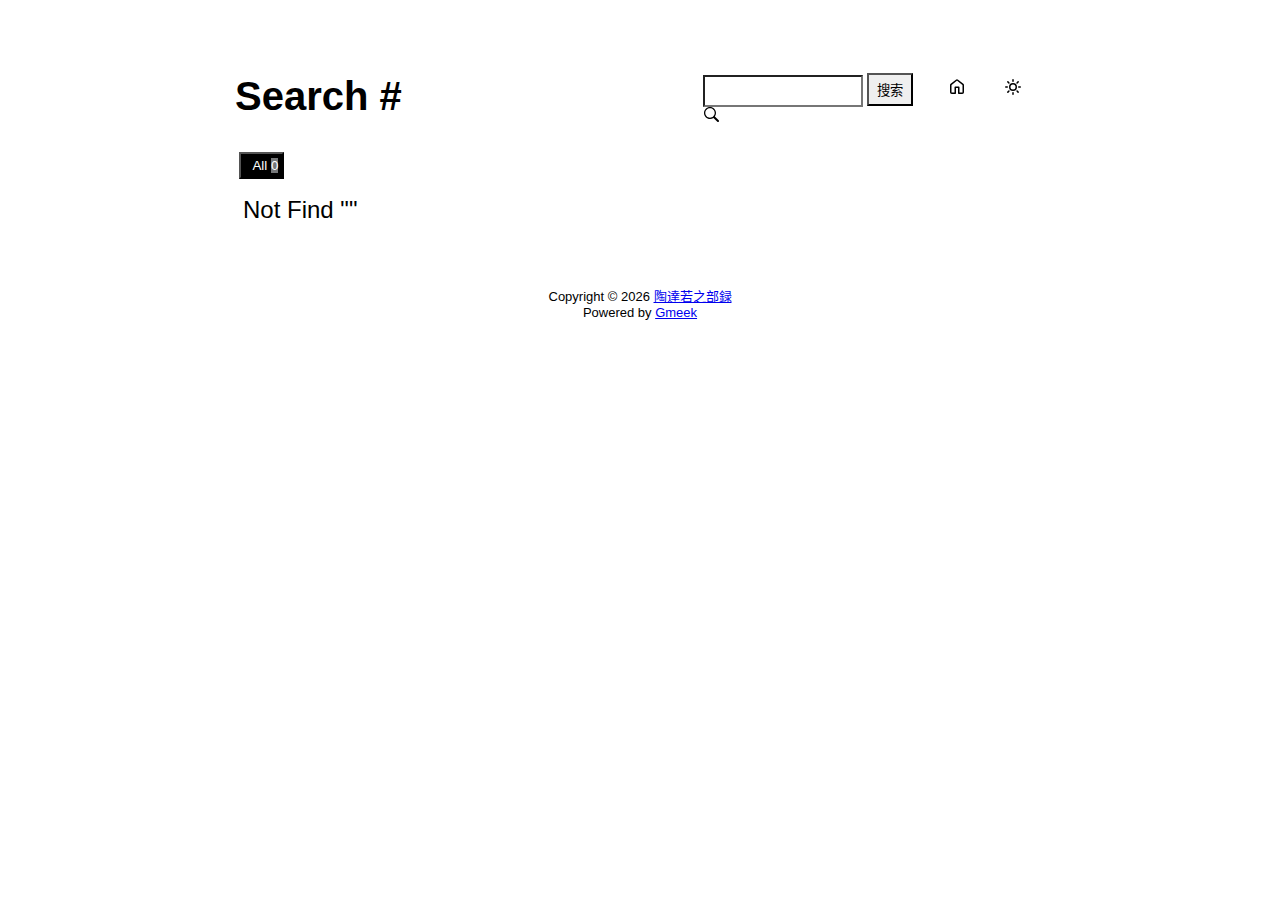
<file: docs/tag.html>
<!DOCTYPE html>
<html data-color-mode="light" data-dark-theme="dark" data-light-theme="light" lang="zh-CN">
<head>
    <meta content="text/html; charset=utf-8" http-equiv="content-type" />
    <meta name="viewport" content="width=device-width,initial-scale=1.0">
    <meta http-equiv="X-UA-Compatible" content="IE=edge">
    <link href='https://mirrors.sustech.edu.cn/cdnjs/ajax/libs/Primer/21.0.7/primer.css' rel='stylesheet' />
    
    <link rel="icon" href="https://shauson.github.io/music-design-by-geralt-vectorized.svg"><script>
        let theme = localStorage.getItem("meek_theme") || "light";
        document.documentElement.setAttribute("data-color-mode", theme);
    </script>
<meta name="description" content="陶達若之部録 search page">
<title>陶達若之部録 - Tag</title>

</head>
<style>
body{box-sizing: border-box;min-width: 200px;max-width: 900px;margin: 20px auto;padding: 45px;font-size: 16px;font-family: sans-serif;line-height: 1.25;}
#header{display:flex;padding-bottom:8px;border-bottom: 1px solid var(--borderColor-muted, var(--color-border-muted));margin-bottom: 16px;}
#footer {margin-top:64px; text-align: center;font-size: small;}

</style>

<style>
.tagTitle{margin:auto 0;font-size:40px;font-weight:bold;overflow:hidden;white-space:nowrap;text-overflow:ellipsis;}
.title-right{display:flex;margin:auto 0 0 auto;}
.title-right .circle{padding: 14px 16px;margin-right:8px;}

.subnav-search{width:222px;margin-top:8px;margin-right:8px;}
.subnav-search-input{width:160px;border-top-right-radius:0px;border-bottom-right-radius:0px;}
.subnav-search button{padding:5px 8px;border-top-left-radius:0px;border-bottom-left-radius:0px;}

.SideNav-icon{margin-right:16px}
.Label{color: #fff;margin-left:4px;}
#taglabel .Label {margin-bottom:8px;}
.Counter{color:#fff;background-color:rgba(234, 238, 242, 0.5)}

.genTime{float: right;}
.d-flex{min-width:0;}
.listTitle{overflow:hidden;white-space:nowrap;text-overflow: ellipsis;max-width: 100%;}
.listLabels{white-space:nowrap;}

@media (max-width: 600px) {
    body { padding: 8px;}
    .tagTitle{display:none;}
    .LabelTime{display:none;}
}
</style>


<body>
    <div id="header">
<span class="tagTitle"><span>Loading</span><span class="AnimatedEllipsis"></span></span>
<div class="title-right">
    <div class="subnav-search">
        <input type="search" class="form-control subnav-search-input float-left" aria-label="Search site" value="" style="height:32px;">
        <button class="btn float-left" type="submit" onclick="javascript:searchShow()">搜索</button>
        <svg class="subnav-search-icon octicon octicon-search" width="16" height="16" viewBox="0 0 16 16" aria-hidden="true">
            <path id="searchSVG" fill-rule="evenodd"></path>
        </svg>
    </div>
    <a href="https://shauson.github.io" id="buttonHome" class="btn btn-invisible circle" title="首页">
        <svg class="octicon" width="16" height="16">
            <path id="pathHome" fill-rule="evenodd"></path>
        </svg>
    </a>
    <a class="btn btn-invisible circle" onclick="modeSwitch()" title="切换主题">
        <svg class="octicon" width="16" height="16" >
            <path id="themeSwitch" fill-rule="evenodd"></path>
        </svg>
    </a>
</div>
</div>
    <div id="content">
<div id="taglabel" style="margin-bottom:8px;"></div>
<nav class="SideNav"></nav>
<div class="notFind" style="display:none;font-size:24px;margin:8px;">Not Find</div>
</div>
    <div id="footer"><div id="footer1">Copyright © <span id="copyrightYear"></span> <a href="https://shauson.github.io">陶達若之部録</a></div>
<div id="footer2">
    <span id="runday"></span><span>Powered by <a href="https://meekdai.com/Gmeek.html" target="_blank">Gmeek</a></span>
</div>

<script>
var now=new Date();
document.getElementById("copyrightYear").innerHTML=now.getFullYear();

if(""!=""){
    var startSite=new Date("");
    var diff=now.getTime()-startSite.getTime();
    var diffDay=Math.floor(diff/(1000*60*60*24));
    document.getElementById("runday").innerHTML="网站运行"+diffDay+"天"+" • ";
}
</script></div>
</body>
<script>
var IconList={'sun': 'M8 10.5a2.5 2.5 0 100-5 2.5 2.5 0 000 5zM8 12a4 4 0 100-8 4 4 0 000 8zM8 0a.75.75 0 01.75.75v1.5a.75.75 0 01-1.5 0V.75A.75.75 0 018 0zm0 13a.75.75 0 01.75.75v1.5a.75.75 0 01-1.5 0v-1.5A.75.75 0 018 13zM2.343 2.343a.75.75 0 011.061 0l1.06 1.061a.75.75 0 01-1.06 1.06l-1.06-1.06a.75.75 0 010-1.06zm9.193 9.193a.75.75 0 011.06 0l1.061 1.06a.75.75 0 01-1.06 1.061l-1.061-1.06a.75.75 0 010-1.061zM16 8a.75.75 0 01-.75.75h-1.5a.75.75 0 010-1.5h1.5A.75.75 0 0116 8zM3 8a.75.75 0 01-.75.75H.75a.75.75 0 010-1.5h1.5A.75.75 0 013 8zm10.657-5.657a.75.75 0 010 1.061l-1.061 1.06a.75.75 0 11-1.06-1.06l1.06-1.06a.75.75 0 011.06 0zm-9.193 9.193a.75.75 0 010 1.06l-1.06 1.061a.75.75 0 11-1.061-1.06l1.06-1.061a.75.75 0 011.061 0z', 'moon': 'M9.598 1.591a.75.75 0 01.785-.175 7 7 0 11-8.967 8.967.75.75 0 01.961-.96 5.5 5.5 0 007.046-7.046.75.75 0 01.175-.786zm1.616 1.945a7 7 0 01-7.678 7.678 5.5 5.5 0 107.678-7.678z', 'sync': 'M1.705 8.005a.75.75 0 0 1 .834.656 5.5 5.5 0 0 0 9.592 2.97l-1.204-1.204a.25.25 0 0 1 .177-.427h3.646a.25.25 0 0 1 .25.25v3.646a.25.25 0 0 1-.427.177l-1.38-1.38A7.002 7.002 0 0 1 1.05 8.84a.75.75 0 0 1 .656-.834ZM8 2.5a5.487 5.487 0 0 0-4.131 1.869l1.204 1.204A.25.25 0 0 1 4.896 6H1.25A.25.25 0 0 1 1 5.75V2.104a.25.25 0 0 1 .427-.177l1.38 1.38A7.002 7.002 0 0 1 14.95 7.16a.75.75 0 0 1-1.49.178A5.5 5.5 0 0 0 8 2.5Z', 'home': 'M6.906.664a1.749 1.749 0 0 1 2.187 0l5.25 4.2c.415.332.657.835.657 1.367v7.019A1.75 1.75 0 0 1 13.25 15h-3.5a.75.75 0 0 1-.75-.75V9H7v5.25a.75.75 0 0 1-.75.75h-3.5A1.75 1.75 0 0 1 1 13.25V6.23c0-.531.242-1.034.657-1.366l5.25-4.2Zm1.25 1.171a.25.25 0 0 0-.312 0l-5.25 4.2a.25.25 0 0 0-.094.196v7.019c0 .138.112.25.25.25H5.5V8.25a.75.75 0 0 1 .75-.75h3.5a.75.75 0 0 1 .75.75v5.25h2.75a.25.25 0 0 0 .25-.25V6.23a.25.25 0 0 0-.094-.195Z', 'search': 'M15.7 13.3l-3.81-3.83A5.93 5.93 0 0 0 13 6c0-3.31-2.69-6-6-6S1 2.69 1 6s2.69 6 6 6c1.3 0 2.48-.41 3.47-1.11l3.83 3.81c.19.2.45.3.7.3.25 0 .52-.09.7-.3a.996.996 0 0 0 0-1.41v.01zM7 10.7c-2.59 0-4.7-2.11-4.7-4.7 0-2.59 2.11-4.7 4.7-4.7 2.59 0 4.7 2.11 4.7 4.7 0 2.59-2.11 4.7-4.7 4.7z', 'post': 'M0 3.75C0 2.784.784 2 1.75 2h12.5c.966 0 1.75.784 1.75 1.75v8.5A1.75 1.75 0 0 1 14.25 14H1.75A1.75 1.75 0 0 1 0 12.25Zm1.75-.25a.25.25 0 0 0-.25.25v8.5c0 .138.112.25.25.25h12.5a.25.25 0 0 0 .25-.25v-8.5a.25.25 0 0 0-.25-.25ZM3.5 6.25a.75.75 0 0 1 .75-.75h7a.75.75 0 0 1 0 1.5h-7a.75.75 0 0 1-.75-.75Zm.75 2.25h4a.75.75 0 0 1 0 1.5h-4a.75.75 0 0 1 0-1.5Z'};
var utterancesLoad=0;

let themeSettings={
    "dark": ["dark","moon","#00f0ff","dark-blue"],
    "light": ["light","sun","#ff5000","github-light"],
    "auto": ["auto","sync","","preferred-color-scheme"]
};
function changeTheme(mode, icon, color, utheme){
    document.documentElement.setAttribute("data-color-mode",mode);
    document.getElementById("themeSwitch").setAttribute("d",value=IconList[icon]);
    document.getElementById("themeSwitch").parentNode.style.color=color;
    if(utterancesLoad==1){utterancesTheme(utheme);}
}
function modeSwitch(){
    let currentMode=document.documentElement.getAttribute('data-color-mode');
    let newMode = currentMode === "light" ? "dark" : currentMode === "dark" ? "auto" : "light";
    localStorage.setItem("meek_theme", newMode);
    if(themeSettings[newMode]){
        changeTheme(...themeSettings[newMode]);
    }
}
function utterancesTheme(theme){
    const message={type:'set-theme',theme: theme};
    const iframe=document.getElementsByClassName('utterances-frame')[0];
    iframe.contentWindow.postMessage(message,'https://utteranc.es');
}
if(themeSettings[theme]){changeTheme(...themeSettings[theme]);}
console.log("\n %c Gmeek last https://github.com/Meekdai/Gmeek \n","padding:5px 0;background:#02d81d;color:#fff");
</script>

<script>
document.getElementById("pathHome").setAttribute("d",IconList["home"]);
document.getElementById("searchSVG").setAttribute("d",IconList["search"]);

tagList=[];
labelsCount={};
jsonData='';
let requestJson="postList.json"
let request=new XMLHttpRequest();
request.open("GET",requestJson);
request.responseType='text';
request.send();
request.onload=function(){
    jsonData=JSON.parse(request.response);
    console.log(jsonData);
    showList(labelsCount);
    setClassDisplay(decodeURI(window.location.hash.slice(1)));
}

function showList(labelsCount){
    let SideNav=document.getElementsByClassName("SideNav")[0];
    SideNav.classList.add("border");
    let taglabel=document.getElementById("taglabel");

    jsonData['labelColorDict']["All"]="#000";
    labelsCount["All"]=0;
    for (let key in jsonData) {
        if (key !== 'labelColorDict' && Array.isArray(jsonData[key]['labels'])) {
            labelsCount["All"]++;
            for (let label of jsonData[key]['labels']) {
                labelsCount[label] = (labelsCount[label] || 0) + 1;
            }
        }
    }

    let sortedLabelsList = Object.keys(labelsCount).sort((a, b) => labelsCount[b] - labelsCount[a]);
    for (let label of sortedLabelsList) {
        tagList.push(label);
        let showLabels = document.createElement("button");
        showLabels.setAttribute("class", "Label");
        showLabels.setAttribute("style", "background-color:" + jsonData['labelColorDict'][label]+";padding:4px;");
        showLabels.innerHTML="&nbsp;&nbsp;"+label+" ";
        showLabels.setAttribute("onclick", "javascript:updateShowTag('" + label + "');");

        let LabelNum=document.createElement("span");
        LabelNum.setAttribute("class","Counter");
        LabelNum.innerHTML=labelsCount[label];
        showLabels.appendChild(LabelNum);
        taglabel.appendChild(showLabels);
    }

    for(i in jsonData){
        if(i!='labelColorDict'){
            let div=document.createElement("div");
            div.setAttribute("class","lists "+jsonData[i]['labels'].join(" "));
            let item=document.createElement("a");
            item.setAttribute("class","SideNav-item d-flex flex-items-center flex-justify-between");
            item.setAttribute("href",jsonData[i]['postUrl']);

            let center=document.createElement("div");
            center.setAttribute("class","d-flex flex-items-center");

            svg=document.createElementNS('http://www.w3.org/2000/svg','svg');
            path=document.createElementNS("http://www.w3.org/2000/svg","path"); 
            span=document.createElement("span");
            svg.setAttributeNS(null,"class","SideNav-icon octicon");
            svg.setAttributeNS(null,"style","width:16px;height:16px");
            path.setAttributeNS(null, "d", IconList["post"]);
            svg.appendChild(path);

            let title=document.createElement("span");
            title.setAttribute("class","listTitle");
            title.innerHTML=jsonData[i]['postTitle'];
            center.appendChild(svg);
            center.appendChild(title);

            let listLabels=document.createElement("div");
            listLabels.setAttribute("class","listLabels");
            
            for(label of jsonData[i]['labels']){
                let LabelName=document.createElement("span");
                LabelName.setAttribute("class","Label LabelName");
                LabelName.setAttribute("style","background-color:"+jsonData['labelColorDict'][label]);
                LabelName.innerHTML=label;
                listLabels.appendChild(LabelName);
            }
            let LabelTime=document.createElement("span");
            LabelTime.setAttribute("class","Label LabelTime");
            LabelTime.setAttribute("style","background-color:"+jsonData[i]['dateLabelColor']);
            LabelTime.innerHTML=jsonData[i]['createdDate'];
            listLabels.appendChild(LabelTime);

            item.appendChild(center);
            item.appendChild(listLabels);
            div.appendChild(item);
            SideNav.appendChild(div);
        }
    }
}

function updateShowTag(label){
    if(window.location.hash.slice(1)!=encodeURI(label)){
        window.location.hash="#"+(label);
        setClassDisplay(label);
    }
}

function setClassDisplay(label){
    let lists = document.getElementsByClassName("lists");
    let tagTitle = document.getElementsByClassName("tagTitle")[0];
    tagTitle.innerHTML="Tag #"+label;
    document.title=label+" - 陶達若之部録";
    document.getElementsByClassName("subnav-search-input")[0].value='';
    if(label=="All"){
        for(let i = 0; i < lists.length; i++){lists[i].style.display='block';}
        document.getElementsByClassName("notFind")[0].style.display='none';
    }
    else if(tagList.indexOf(label)!=-1){
        for(let i = 0; i < lists.length; i++){
            lists[i].style.display='none';
        }

        let labels = document.getElementsByClassName(label);
        for(let i = 0; i < labels.length; i++){
            labels[i].style.display='block';
        }
        document.getElementsByClassName("notFind")[0].style.display='none';
    }
    else{
        document.getElementsByClassName("subnav-search-input")[0].value=label;
        searchShow();
    }
}

function searchShow(){
    let lists = document.getElementsByClassName("lists");
    let tagTitle = document.getElementsByClassName("tagTitle")[0];
    let searchInput = document.getElementsByClassName("subnav-search-input")[0].value;
    tagTitle.innerHTML="Search #"+searchInput;
    if(searchInput==''){document.title="Search - 陶達若之部録";}
    else{document.title=searchInput+" - 陶達若之部録";}
    let a=0;
    window.location.hash="#"+(searchInput);
    for(let i = 0; i < lists.length; i++){
        if(lists[i].childNodes[0].childNodes[0].childNodes[1].innerHTML.toUpperCase().indexOf(searchInput.toUpperCase())==-1){lists[i].style.display='none';}
        else{lists[i].style.display='block';a=a+1;}
    }
    if(a==0){
        let notFind=document.getElementsByClassName("notFind")[0];
        notFind.style.display='block';
        notFind.innerHTML='Not Find "'+searchInput+'"';
    }
    else{document.getElementsByClassName("notFind")[0].style.display='none';}
}

</script>

</html>
</file>
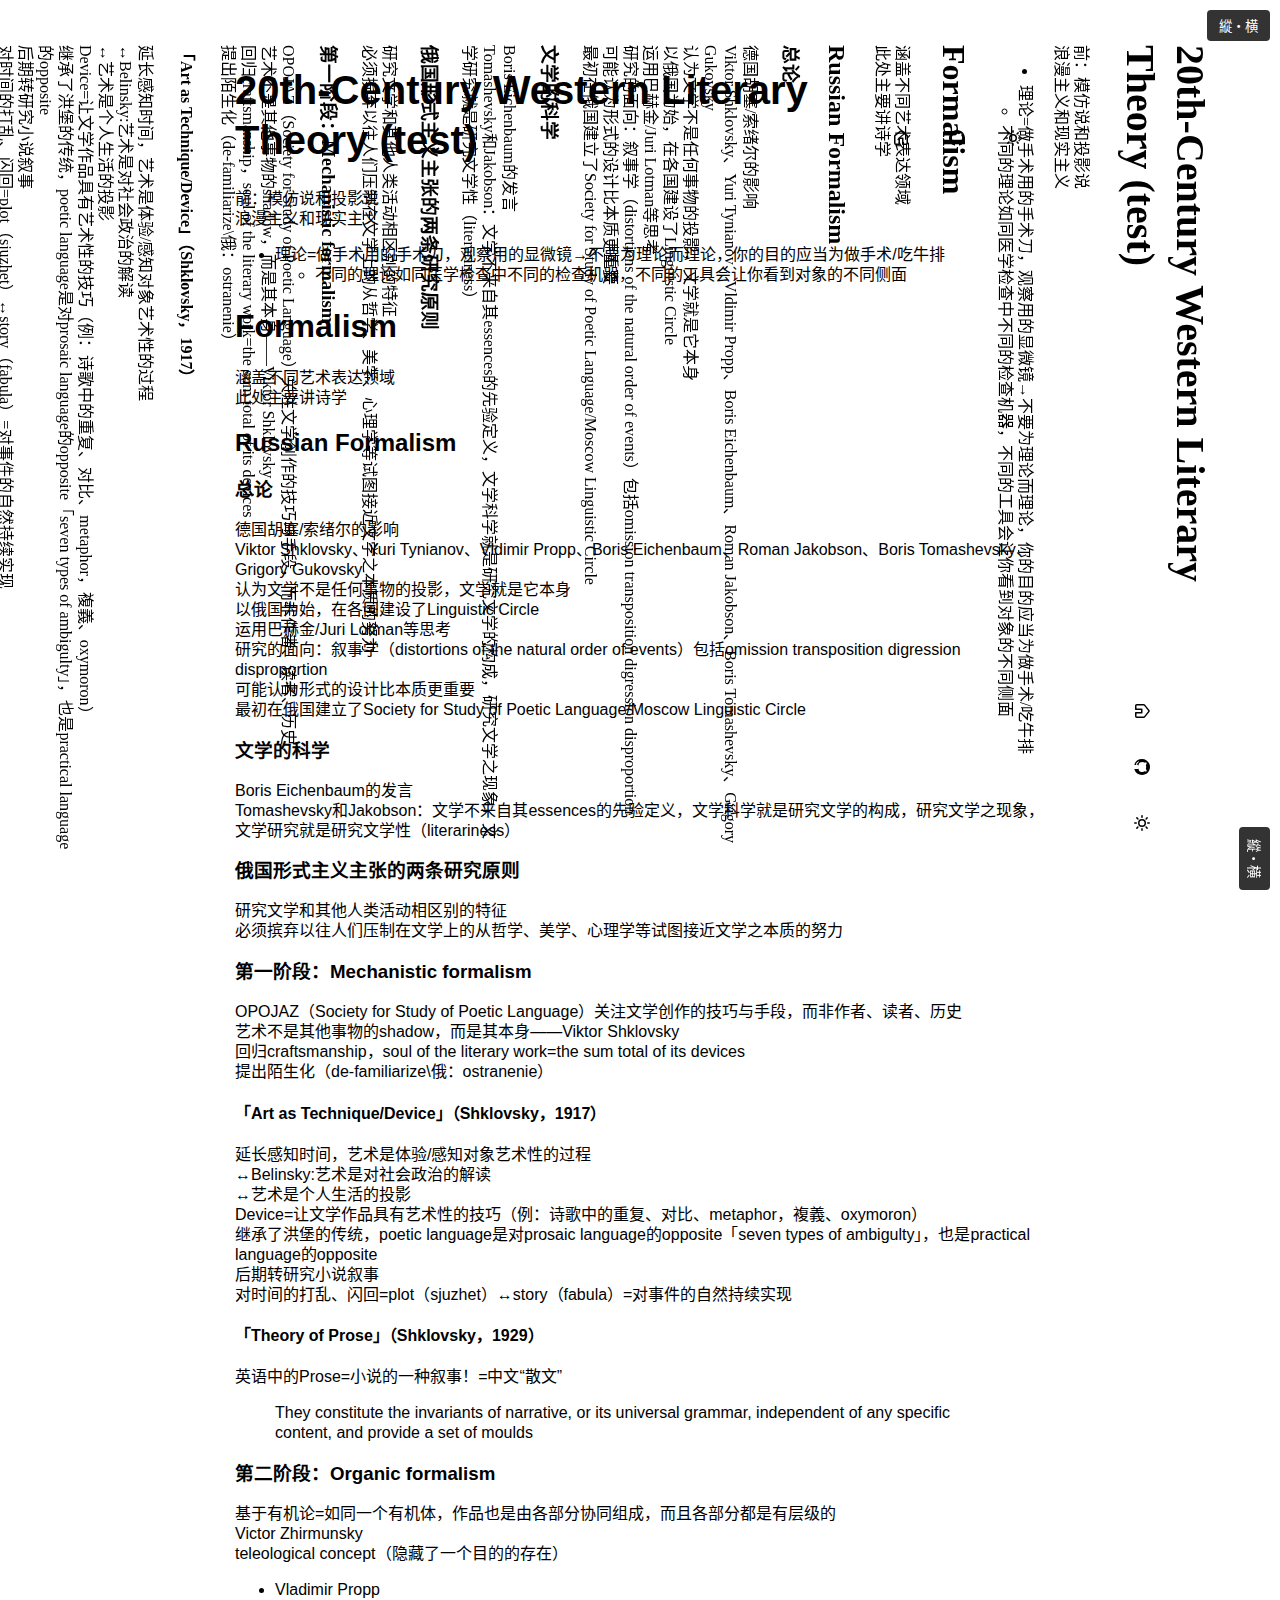
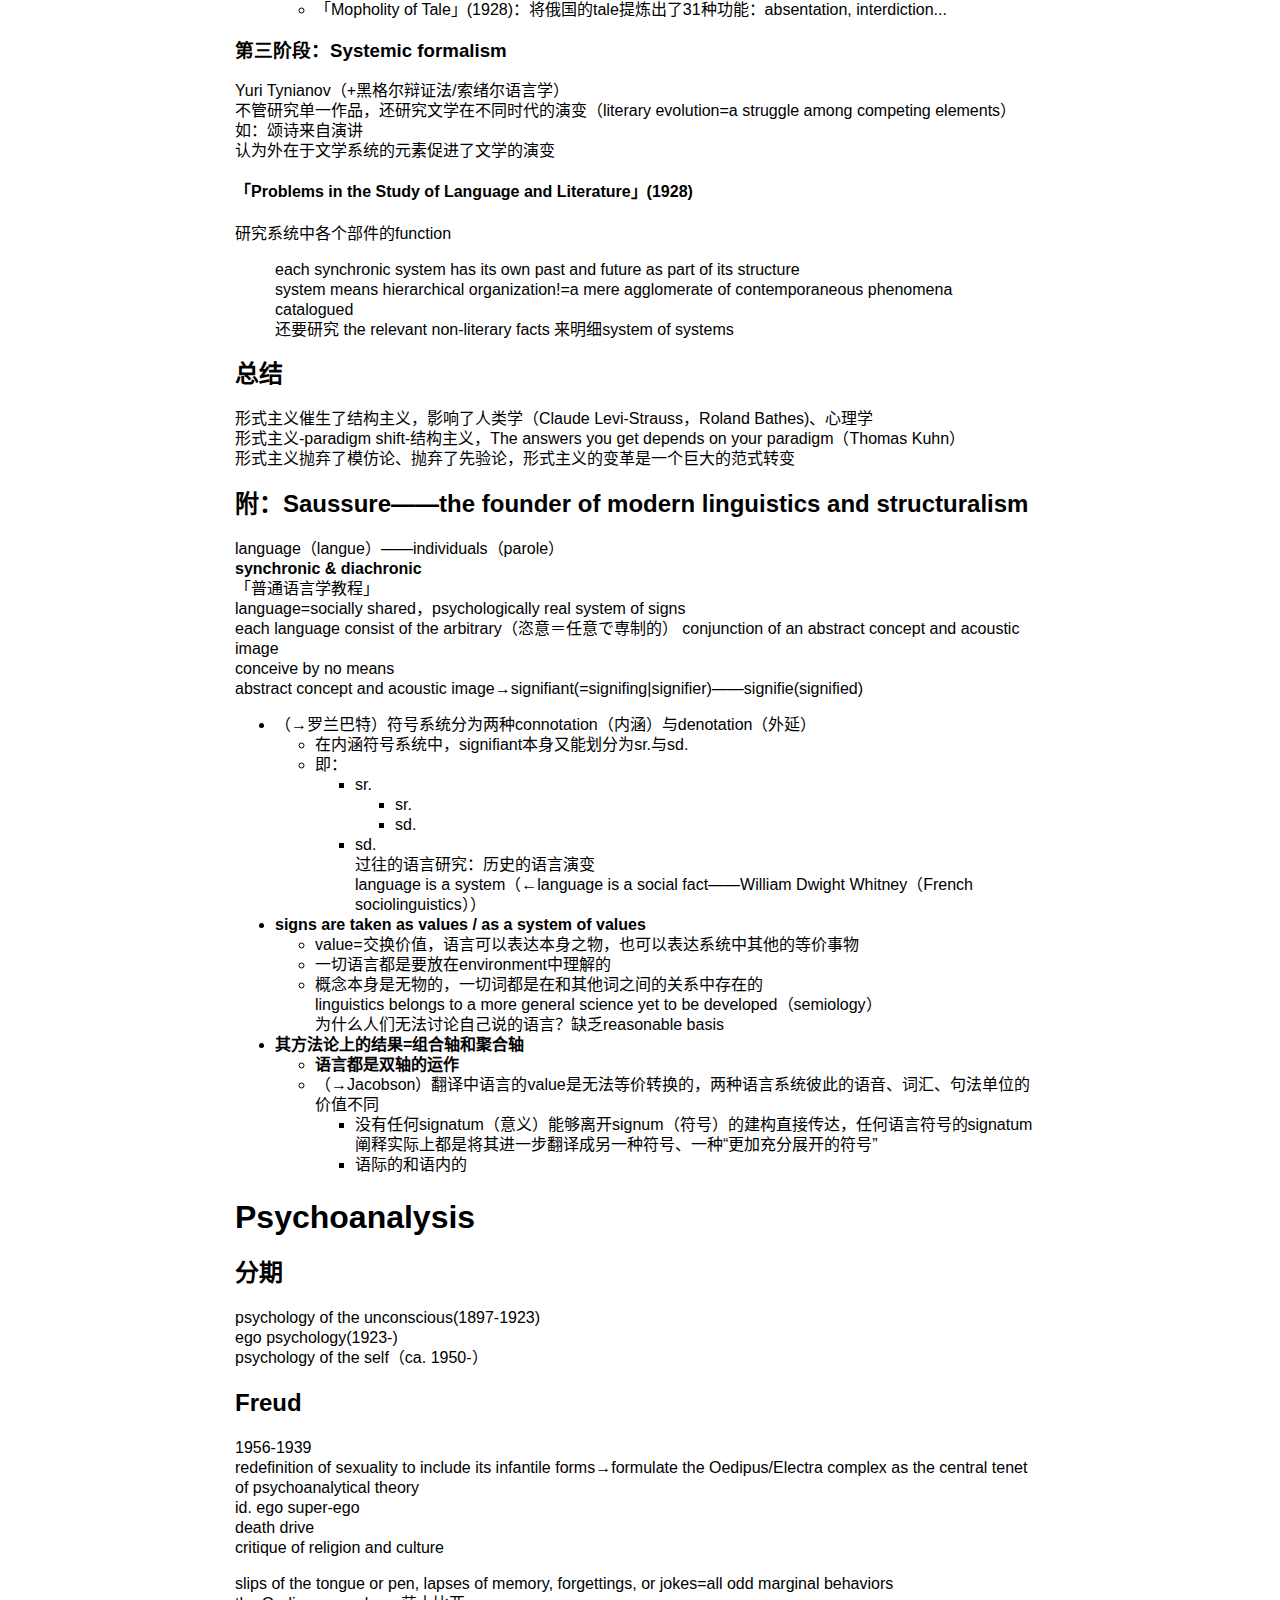
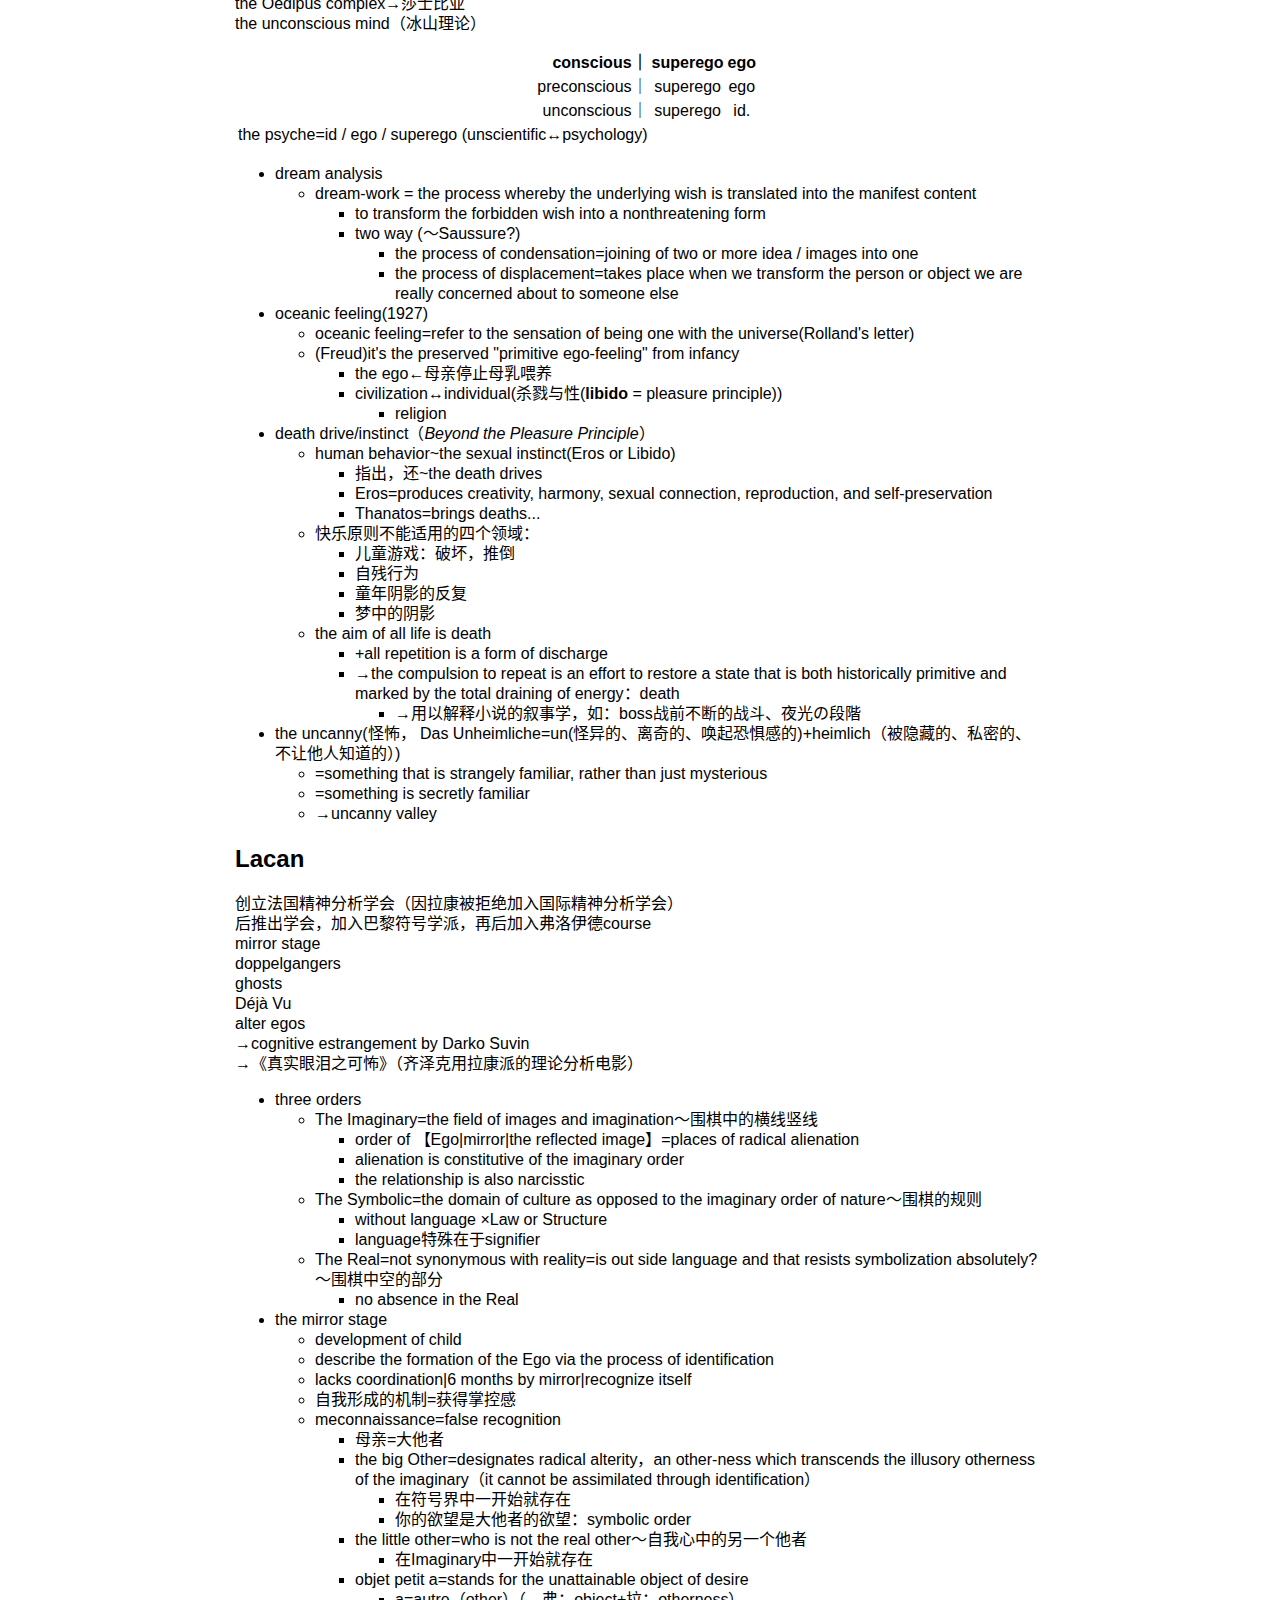
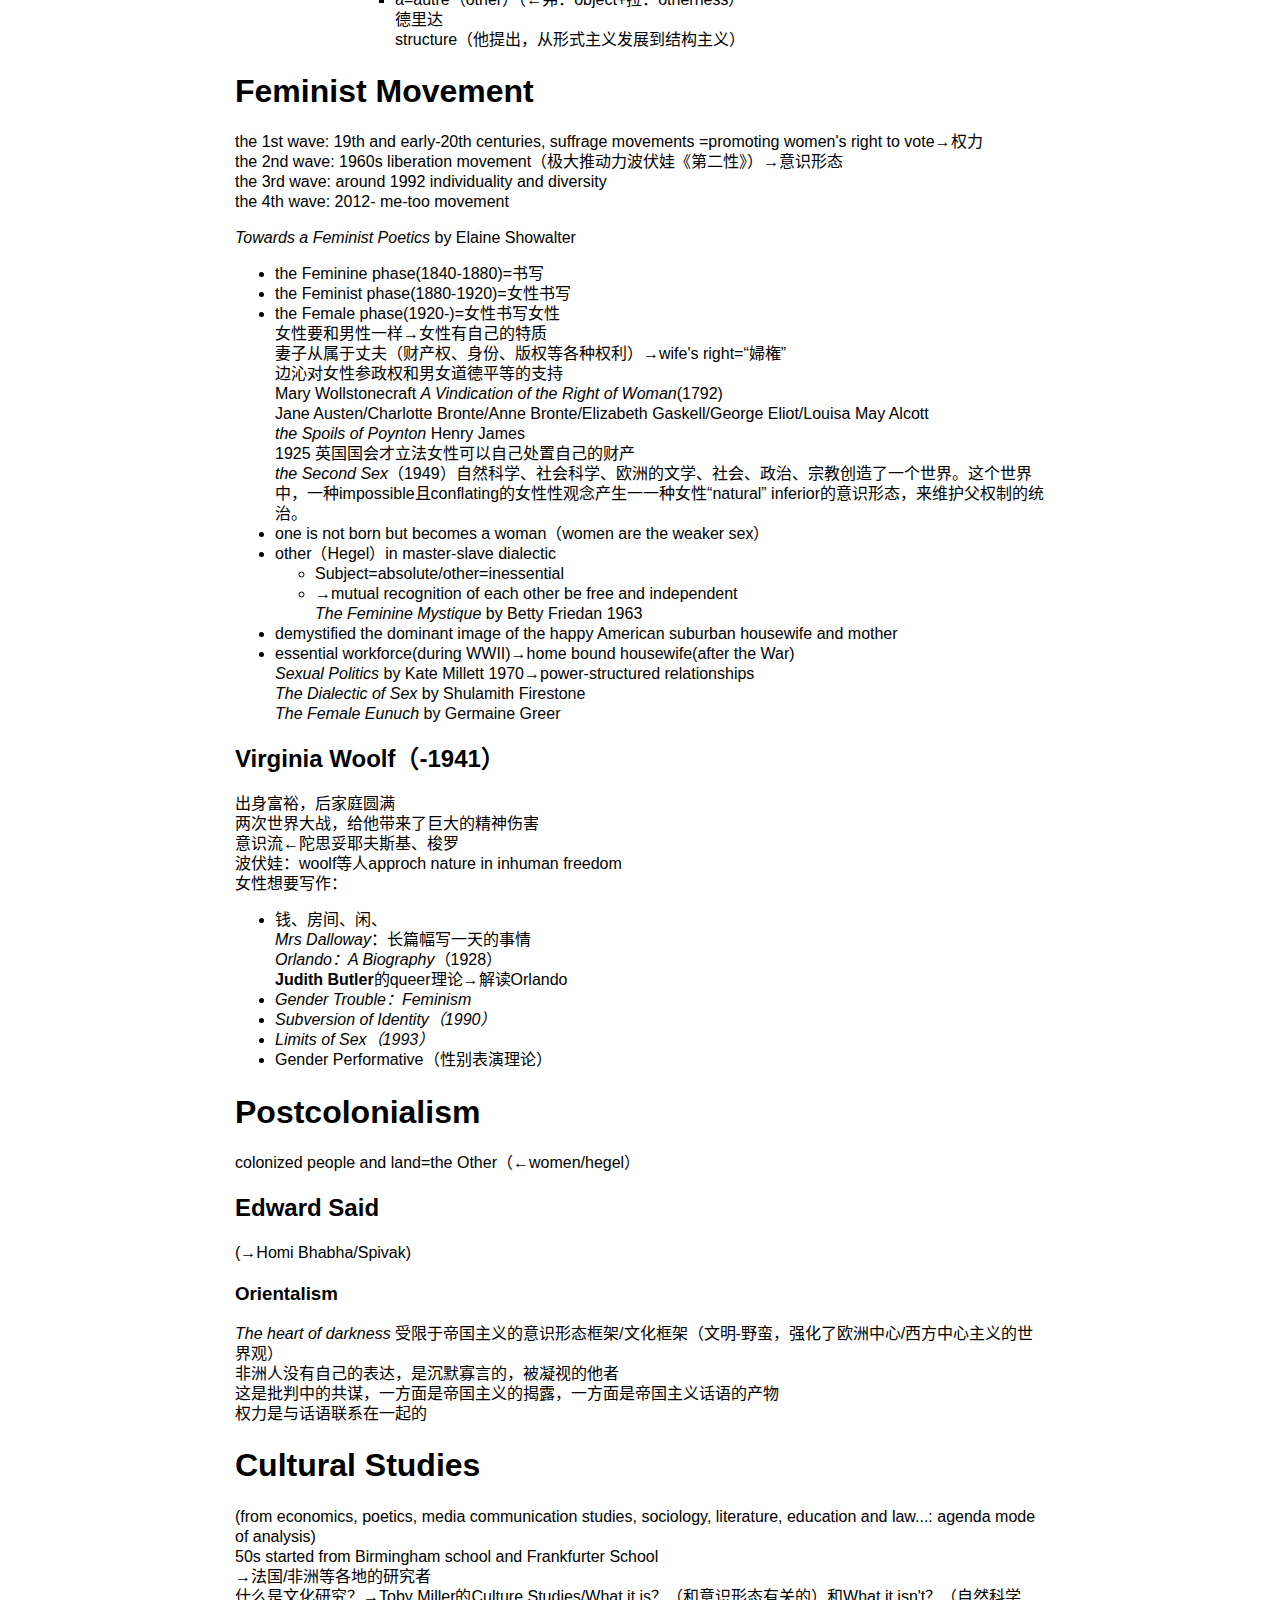
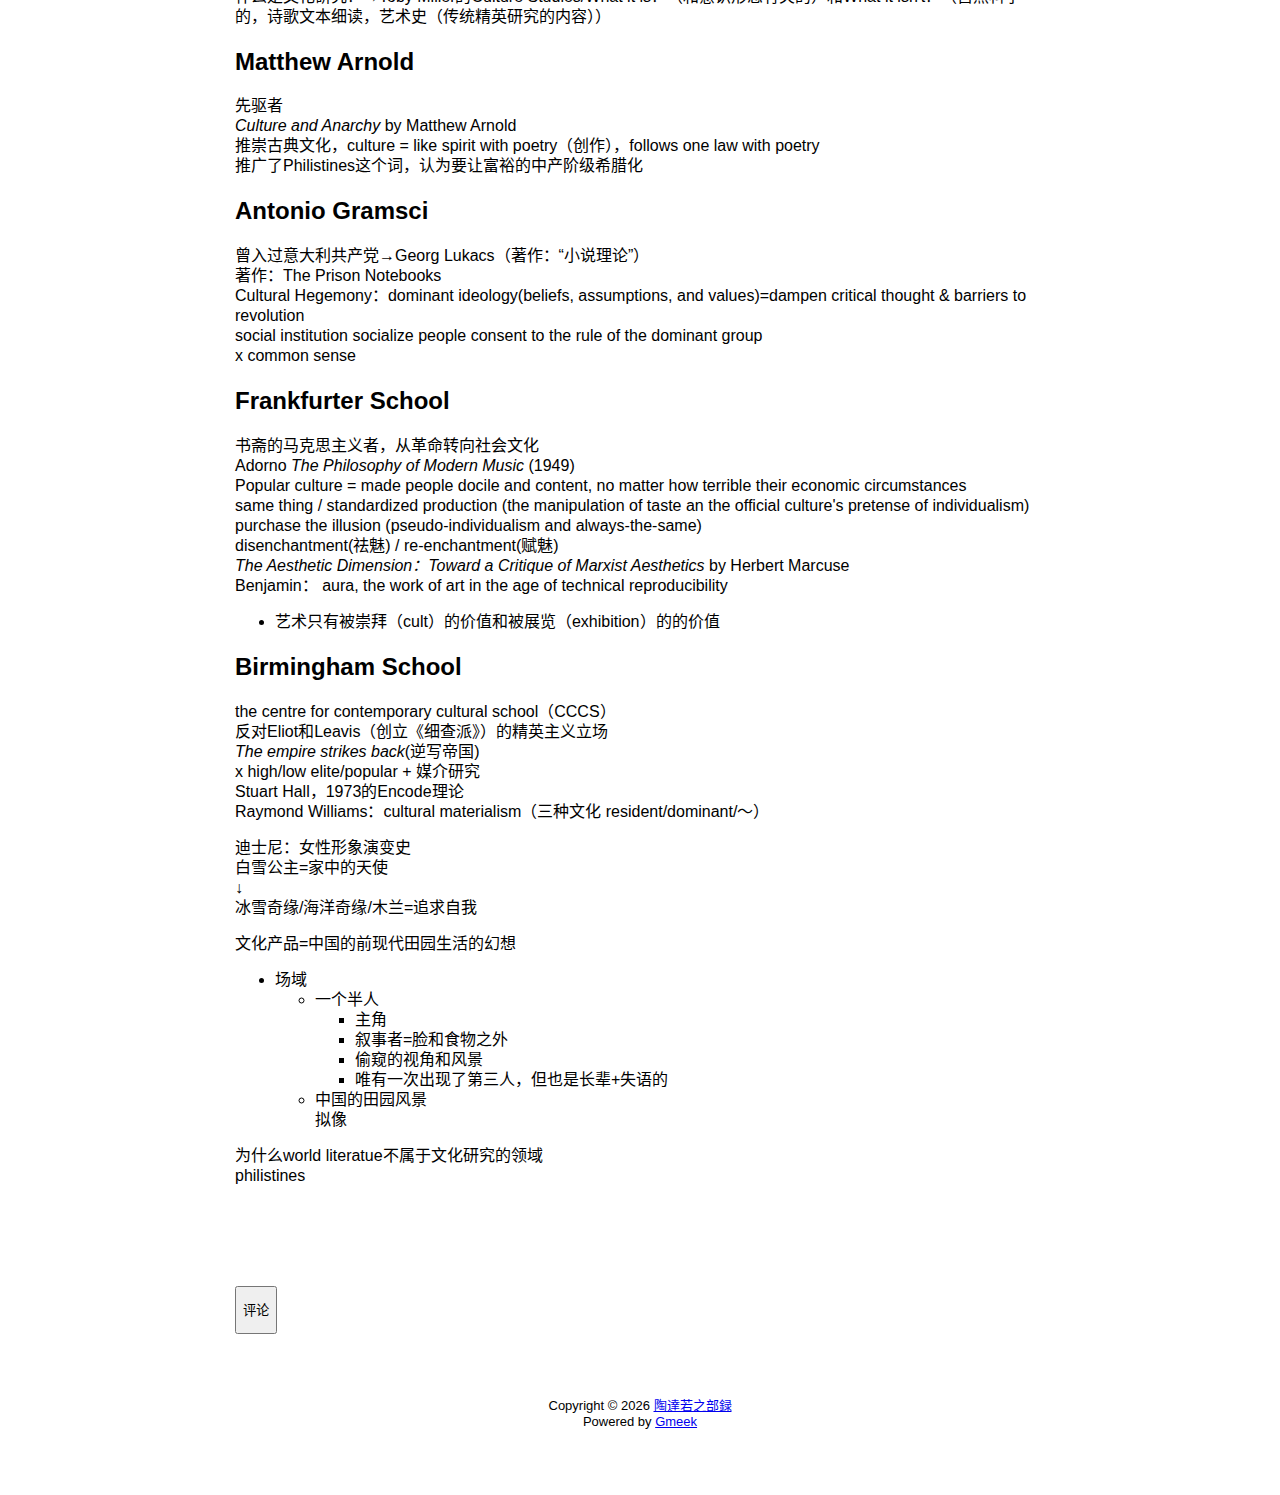
<file: docs/post/20th-Century Western Literary Theory (test).html>
<!DOCTYPE html>
<html data-color-mode="light" data-dark-theme="dark" data-light-theme="light" lang="zh-CN">
<head>
    <meta content="text/html; charset=utf-8" http-equiv="content-type" />
    <meta name="viewport" content="width=device-width,initial-scale=1.0">
    <meta http-equiv="X-UA-Compatible" content="IE=edge">
    <link href='https://mirrors.sustech.edu.cn/cdnjs/ajax/libs/Primer/21.0.7/primer.css' rel='stylesheet' />
    
    <link rel="icon" href="https://shauson.github.io/music-design-by-geralt-vectorized.svg"><script>
        let theme = localStorage.getItem("meek_theme") || "light";
        document.documentElement.setAttribute("data-color-mode", theme);
    </script>
<meta name="description" content="前：模仿说和投影说
浪漫主义和现实主义
* 理论=做手术用的手术刀，观察用的显微镜→不要为理论而理论，你的目的应当为做手术/吃牛排
	* 不同的理论如同医学检查中不同的检查机器，不同的工具会让你看到对象的不同侧面

# Formalism
涵盖不同艺术表达领域
此处主要讲诗学
## Russian Formalism
### 总论
德国胡塞/索绪尔的影响
Viktor Shklovsky、Yuri Tynianov、Vldimir Propp、Boris Eichenbaum、Roman Jakobson、Boris Tomashevsky、Grigory Gukovsky
认为文学不是任何事物的投影，文学就是它本身
以俄国为始，在各国建设了Linguistic Circle
运用巴赫金/Juri Lotman等思考
研究的面向：叙事学（distortions of the natural order of events）包括omission transposition digression disproportion
可能认为形式的设计比本质更重要
最初在俄国建立了Society for Study of Poetic Language/Moscow Linguistic Circle 
### 文学的科学
Boris Eichenbaum的发言
Tomashevsky和Jakobson：文学不来自其essences的先验定义，文学科学就是研究文学的构成，研究文学之现象，文学研究就是研究文学性（literariness）
### 俄国形式主义主张的两条研究原则
研究文学和其他人类活动相区别的特征
必须摈弃以往人们压制在文学上的从哲学、美学、心理学等试图接近文学之本质的努力
### 第一阶段：Mechanistic formalism
OPOJAZ（Society for Study of Poetic Language）关注文学创作的技巧与手段，而非作者、读者、历史
艺术不是其他事物的shadow，而是其本身——Viktor Shklovsky
回归craftsmanship，soul of the literary work=the sum total of its devices
提出陌生化（de-familiarize\俄：ostranenie）
#### 「Art as Technique/Device」（Shklovsky，1917）
延长感知时间，艺术是体验/感知对象艺术性的过程
↔︎Belinsky:艺术是对社会政治的解读
↔︎艺术是个人生活的投影
Device=让文学作品具有艺术性的技巧（例：诗歌中的重复、对比、metaphor，複義、oxymoron）
继承了洪堡的传统，poetic language是对prosaic language的opposite「seven types of ambigulty」，也是practical language的opposite
后期转研究小说叙事
对时间的打乱、闪回=plot（sjuzhet）↔︎story（fabula）=对事件的自然持续实现
#### 「Theory of Prose」（Shklovsky，1929）
英语中的Prose=小说的一种叙事！=中文“散文”
> They constitute the invariants of narrative, or its universal grammar, independent of any specific content, and provide a set of moulds

### 第二阶段：Organic formalism
基于有机论=如同一个有机体，作品也是由各部分协同组成，而且各部分都是有层级的
Victor Zhirmunsky
teleological concept（隐藏了一个目的的存在）
* Vladimir Propp
	* 「Mopholity of Tale」(1928)：将俄国的tale提炼出了31种功能：absentation, interdiction...
### 第三阶段：Systemic formalism
Yuri Tynianov（+黑格尔辩证法/索绪尔语言学）
不管研究单一作品，还研究文学在不同时代的演变（literary evolution=a struggle among competing elements）
如：颂诗来自演讲
认为外在于文学系统的元素促进了文学的演变
#### 「Problems in the Study of Language and Literature」(1928)
研究系统中各个部件的function
> each synchronic system has its own past and future as part of its structure
> system means hierarchical organization!=a mere agglomerate of contemporaneous phenomena catalogued 
> 还要研究 the relevant non-literary facts 来明细system of systems
## 总结
形式主义催生了结构主义，影响了人类学（Claude Levi-Strauss，Roland Bathes)、心理学
形式主义-paradigm shift-结构主义，The answers you get depends on your paradigm（Thomas Kuhn）
形式主义抛弃了模仿论、抛弃了先验论，形式主义的变革是一个巨大的范式转变
## 附：Saussure——the founder of modern linguistics and structuralism
language（langue）——individuals（parole）
**synchronic & diachronic**
「普通语言学教程」
language=socially shared，psychologically real system of signs
each language consist of the arbitrary（恣意＝任意で専制的） conjunction of an abstract concept and acoustic image
conceive by no means
abstract concept and acoustic image→signifiant(=signifing|signifier)——signifie(signified)
* （→罗兰巴特）符号系统分为两种connotation（内涵）与denotation（外延）
	* 在内涵符号系统中，signifiant本身又能划分为sr.与sd.
	* 即：
		* sr.
			* sr.
			* sd.
		* sd.
过往的语言研究：历史的语言演变
language is a system（←language is a social fact——William Dwight Whitney（French sociolinguistics））
* **signs are taken as values / as a system of values**
	* value=交换价值，语言可以表达本身之物，也可以表达系统中其他的等价事物
	* 一切语言都是要放在environment中理解的
	* 概念本身是无物的，一切词都是在和其他词之间的关系中存在的
linguistics belongs to a more general science yet to be developed（semiology）
为什么人们无法讨论自己说的语言？缺乏reasonable basis
* **其方法论上的结果=组合轴和聚合轴**
	* **语言都是双轴的运作**
	* （→Jacobson）翻译中语言的value是无法等价转换的，两种语言系统彼此的语音、词汇、句法单位的价值不同
		* 没有任何signatum（意义）能够离开signum（符号）的建构直接传达，任何语言符号的signatum阐释实际上都是将其进一步翻译成另一种符号、一种“更加充分展开的符号”
		* 语际的和语内的
# Psychoanalysis
## 分期
psychology of the unconscious(1897-1923)
ego psychology(1923-)
psychology of the self（ca. 1950-）
## Freud
1956-1939
redefinition of sexuality to include its infantile forms→formulate the Oedipus/Electra complex as the central tenet of psychoanalytical theory
id. ego super-ego
death drive
critique of religion and culture

slips of the tongue or pen, lapses of memory, forgettings, or jokes=all odd marginal behaviors 
the Oedipus complex→莎士比亚
the unconscious mind（冰山理论）

|  conscious｜| superego | ego |
| ----------: | :------: | :-: |
| preconscious｜| superego | ego |
| unconscious｜| superego | id. |
the psyche=id / ego / superego (unscientific↔︎psychology)
* dream analysis
	* dream-work = the process whereby the underlying wish is translated into the manifest content
		* to transform the forbidden wish into a nonthreatening form
		* two way (～Saussure?)
			* the process of condensation=joining of two or more idea / images into one
			* the process of displacement=takes place when we transform the person or object we are really concerned about to someone else
* oceanic feeling(1927)
	* oceanic feeling=refer to the sensation of being one with the universe(Rolland's letter)
	* (Freud)it's the preserved 'primitive ego-feeling' from infancy
		* the ego←母亲停止母乳喂养
		* civilization↔︎individual(杀戮与性(**libido** = pleasure principle))
			* religion
* death drive/instinct（*Beyond the Pleasure Principle*）
	* human behavior~the sexual instinct(Eros or Libido)
		* 指出，还~the death drives
		* Eros=produces creativity, harmony, sexual connection, reproduction, and self-preservation
		* Thanatos=brings deaths...
	* 快乐原则不能适用的四个领域：
		* 儿童游戏：破坏，推倒
		* 自残行为
		* 童年阴影的反复
		* 梦中的阴影
	* the aim of all life is death
		* +all repetition is a form of discharge
		* →the compulsion to repeat is an effort to restore a state that is both historically primitive and marked by the total draining of energy：death 
			* →用以解释小说的叙事学，如：boss战前不断的战斗、夜光の段階
* the uncanny(怪怖， Das Unheimliche=un(怪异的、离奇的、唤起恐惧感的)+heimlich（被隐藏的、私密的、不让他人知道的）)
	* =something that is strangely familiar, rather than just mysterious
	* =something is secretly familiar
	* →uncanny valley
## Lacan
创立法国精神分析学会（因拉康被拒绝加入国际精神分析学会）
后推出学会，加入巴黎符号学派，再后加入弗洛伊德course
mirror stage
doppelgangers
ghosts
Déjà Vu
alter egos
→cognitive estrangement by Darko Suvin
→《真实眼泪之可怖》（齐泽克用拉康派的理论分析电影）

* three orders
	* The Imaginary=the field of images and imagination～围棋中的横线竖线
		* order of 【Ego|mirror|the reflected image】=places of radical alienation
		* alienation is constitutive of the imaginary order
		* the relationship is also narcisstic
	* The Symbolic=the domain of culture as opposed to the imaginary order of nature～围棋的规则
		* without language ×Law or Structure
		* language特殊在于signifier
	* The Real=not  synonymous with reality=is out side language and that resists symbolization absolutely?～围棋中空的部分
		* no absence in the Real
* the mirror stage
	* development of child
	* describe the formation of the Ego via the process of identification
	* lacks coordination|6 months by mirror|recognize itself
	* 自我形成的机制=获得掌控感
	* meconnaissance=false recognition
		* 母亲=大他者
		* the big Other=designates radical alterity，an other-ness which transcends the illusory otherness of the imaginary（it cannot be assimilated through identification）
			* 在符号界中一开始就存在
			* 你的欲望是大他者的欲望：symbolic order
		* the little other=who is not the real other～自我心中的另一个他者
			* 在Imaginary中一开始就存在
		* objet petit a=stands for the unattainable object of desire
			* a=autre（other）（←弗：object+拉：otherness）
德里达
structure（他提出，从形式主义发展到结构主义）

# Feminist Movement
the 1st wave: 19th and early-20th centuries, suffrage movements =promoting women's right to vote→权力
the 2nd wave: 1960s liberation movement（极大推动力波伏娃《第二性》）→意识形态
the 3rd wave: around 1992 individuality and diversity
the 4th wave: 2012- me-too movement

*Towards a Feminist Poetics* by Elaine Showalter
* the Feminine phase(1840-1880)=书写
* the Feminist phase(1880-1920)=女性书写
* the Female phase(1920-)=女性书写女性
女性要和男性一样→女性有自己的特质
妻子从属于丈夫（财产权、身份、版权等各种权利）→wife's right=“婦権”
边沁对女性参政权和男女道德平等的支持
Mary Wollstonecraft *A Vindication of the Right of Woman*(1792)
Jane Austen/Charlotte Bronte/Anne Bronte/Elizabeth Gaskell/George Eliot/Louisa May Alcott
*the Spoils of Poynton* Henry James 
1925 英国国会才立法女性可以自己处置自己的财产
*the Second Sex*（1949）自然科学、社会科学、欧洲的文学、社会、政治、宗教创造了一个世界。">
<meta property="og:title" content="20th-Century Western Literary Theory (test)">
<meta property="og:description" content="前：模仿说和投影说
浪漫主义和现实主义
* 理论=做手术用的手术刀，观察用的显微镜→不要为理论而理论，你的目的应当为做手术/吃牛排
	* 不同的理论如同医学检查中不同的检查机器，不同的工具会让你看到对象的不同侧面

# Formalism
涵盖不同艺术表达领域
此处主要讲诗学
## Russian Formalism
### 总论
德国胡塞/索绪尔的影响
Viktor Shklovsky、Yuri Tynianov、Vldimir Propp、Boris Eichenbaum、Roman Jakobson、Boris Tomashevsky、Grigory Gukovsky
认为文学不是任何事物的投影，文学就是它本身
以俄国为始，在各国建设了Linguistic Circle
运用巴赫金/Juri Lotman等思考
研究的面向：叙事学（distortions of the natural order of events）包括omission transposition digression disproportion
可能认为形式的设计比本质更重要
最初在俄国建立了Society for Study of Poetic Language/Moscow Linguistic Circle 
### 文学的科学
Boris Eichenbaum的发言
Tomashevsky和Jakobson：文学不来自其essences的先验定义，文学科学就是研究文学的构成，研究文学之现象，文学研究就是研究文学性（literariness）
### 俄国形式主义主张的两条研究原则
研究文学和其他人类活动相区别的特征
必须摈弃以往人们压制在文学上的从哲学、美学、心理学等试图接近文学之本质的努力
### 第一阶段：Mechanistic formalism
OPOJAZ（Society for Study of Poetic Language）关注文学创作的技巧与手段，而非作者、读者、历史
艺术不是其他事物的shadow，而是其本身——Viktor Shklovsky
回归craftsmanship，soul of the literary work=the sum total of its devices
提出陌生化（de-familiarize\俄：ostranenie）
#### 「Art as Technique/Device」（Shklovsky，1917）
延长感知时间，艺术是体验/感知对象艺术性的过程
↔︎Belinsky:艺术是对社会政治的解读
↔︎艺术是个人生活的投影
Device=让文学作品具有艺术性的技巧（例：诗歌中的重复、对比、metaphor，複義、oxymoron）
继承了洪堡的传统，poetic language是对prosaic language的opposite「seven types of ambigulty」，也是practical language的opposite
后期转研究小说叙事
对时间的打乱、闪回=plot（sjuzhet）↔︎story（fabula）=对事件的自然持续实现
#### 「Theory of Prose」（Shklovsky，1929）
英语中的Prose=小说的一种叙事！=中文“散文”
> They constitute the invariants of narrative, or its universal grammar, independent of any specific content, and provide a set of moulds

### 第二阶段：Organic formalism
基于有机论=如同一个有机体，作品也是由各部分协同组成，而且各部分都是有层级的
Victor Zhirmunsky
teleological concept（隐藏了一个目的的存在）
* Vladimir Propp
	* 「Mopholity of Tale」(1928)：将俄国的tale提炼出了31种功能：absentation, interdiction...
### 第三阶段：Systemic formalism
Yuri Tynianov（+黑格尔辩证法/索绪尔语言学）
不管研究单一作品，还研究文学在不同时代的演变（literary evolution=a struggle among competing elements）
如：颂诗来自演讲
认为外在于文学系统的元素促进了文学的演变
#### 「Problems in the Study of Language and Literature」(1928)
研究系统中各个部件的function
> each synchronic system has its own past and future as part of its structure
> system means hierarchical organization!=a mere agglomerate of contemporaneous phenomena catalogued 
> 还要研究 the relevant non-literary facts 来明细system of systems
## 总结
形式主义催生了结构主义，影响了人类学（Claude Levi-Strauss，Roland Bathes)、心理学
形式主义-paradigm shift-结构主义，The answers you get depends on your paradigm（Thomas Kuhn）
形式主义抛弃了模仿论、抛弃了先验论，形式主义的变革是一个巨大的范式转变
## 附：Saussure——the founder of modern linguistics and structuralism
language（langue）——individuals（parole）
**synchronic & diachronic**
「普通语言学教程」
language=socially shared，psychologically real system of signs
each language consist of the arbitrary（恣意＝任意で専制的） conjunction of an abstract concept and acoustic image
conceive by no means
abstract concept and acoustic image→signifiant(=signifing|signifier)——signifie(signified)
* （→罗兰巴特）符号系统分为两种connotation（内涵）与denotation（外延）
	* 在内涵符号系统中，signifiant本身又能划分为sr.与sd.
	* 即：
		* sr.
			* sr.
			* sd.
		* sd.
过往的语言研究：历史的语言演变
language is a system（←language is a social fact——William Dwight Whitney（French sociolinguistics））
* **signs are taken as values / as a system of values**
	* value=交换价值，语言可以表达本身之物，也可以表达系统中其他的等价事物
	* 一切语言都是要放在environment中理解的
	* 概念本身是无物的，一切词都是在和其他词之间的关系中存在的
linguistics belongs to a more general science yet to be developed（semiology）
为什么人们无法讨论自己说的语言？缺乏reasonable basis
* **其方法论上的结果=组合轴和聚合轴**
	* **语言都是双轴的运作**
	* （→Jacobson）翻译中语言的value是无法等价转换的，两种语言系统彼此的语音、词汇、句法单位的价值不同
		* 没有任何signatum（意义）能够离开signum（符号）的建构直接传达，任何语言符号的signatum阐释实际上都是将其进一步翻译成另一种符号、一种“更加充分展开的符号”
		* 语际的和语内的
# Psychoanalysis
## 分期
psychology of the unconscious(1897-1923)
ego psychology(1923-)
psychology of the self（ca. 1950-）
## Freud
1956-1939
redefinition of sexuality to include its infantile forms→formulate the Oedipus/Electra complex as the central tenet of psychoanalytical theory
id. ego super-ego
death drive
critique of religion and culture

slips of the tongue or pen, lapses of memory, forgettings, or jokes=all odd marginal behaviors 
the Oedipus complex→莎士比亚
the unconscious mind（冰山理论）

|  conscious｜| superego | ego |
| ----------: | :------: | :-: |
| preconscious｜| superego | ego |
| unconscious｜| superego | id. |
the psyche=id / ego / superego (unscientific↔︎psychology)
* dream analysis
	* dream-work = the process whereby the underlying wish is translated into the manifest content
		* to transform the forbidden wish into a nonthreatening form
		* two way (～Saussure?)
			* the process of condensation=joining of two or more idea / images into one
			* the process of displacement=takes place when we transform the person or object we are really concerned about to someone else
* oceanic feeling(1927)
	* oceanic feeling=refer to the sensation of being one with the universe(Rolland's letter)
	* (Freud)it's the preserved 'primitive ego-feeling' from infancy
		* the ego←母亲停止母乳喂养
		* civilization↔︎individual(杀戮与性(**libido** = pleasure principle))
			* religion
* death drive/instinct（*Beyond the Pleasure Principle*）
	* human behavior~the sexual instinct(Eros or Libido)
		* 指出，还~the death drives
		* Eros=produces creativity, harmony, sexual connection, reproduction, and self-preservation
		* Thanatos=brings deaths...
	* 快乐原则不能适用的四个领域：
		* 儿童游戏：破坏，推倒
		* 自残行为
		* 童年阴影的反复
		* 梦中的阴影
	* the aim of all life is death
		* +all repetition is a form of discharge
		* →the compulsion to repeat is an effort to restore a state that is both historically primitive and marked by the total draining of energy：death 
			* →用以解释小说的叙事学，如：boss战前不断的战斗、夜光の段階
* the uncanny(怪怖， Das Unheimliche=un(怪异的、离奇的、唤起恐惧感的)+heimlich（被隐藏的、私密的、不让他人知道的）)
	* =something that is strangely familiar, rather than just mysterious
	* =something is secretly familiar
	* →uncanny valley
## Lacan
创立法国精神分析学会（因拉康被拒绝加入国际精神分析学会）
后推出学会，加入巴黎符号学派，再后加入弗洛伊德course
mirror stage
doppelgangers
ghosts
Déjà Vu
alter egos
→cognitive estrangement by Darko Suvin
→《真实眼泪之可怖》（齐泽克用拉康派的理论分析电影）

* three orders
	* The Imaginary=the field of images and imagination～围棋中的横线竖线
		* order of 【Ego|mirror|the reflected image】=places of radical alienation
		* alienation is constitutive of the imaginary order
		* the relationship is also narcisstic
	* The Symbolic=the domain of culture as opposed to the imaginary order of nature～围棋的规则
		* without language ×Law or Structure
		* language特殊在于signifier
	* The Real=not  synonymous with reality=is out side language and that resists symbolization absolutely?～围棋中空的部分
		* no absence in the Real
* the mirror stage
	* development of child
	* describe the formation of the Ego via the process of identification
	* lacks coordination|6 months by mirror|recognize itself
	* 自我形成的机制=获得掌控感
	* meconnaissance=false recognition
		* 母亲=大他者
		* the big Other=designates radical alterity，an other-ness which transcends the illusory otherness of the imaginary（it cannot be assimilated through identification）
			* 在符号界中一开始就存在
			* 你的欲望是大他者的欲望：symbolic order
		* the little other=who is not the real other～自我心中的另一个他者
			* 在Imaginary中一开始就存在
		* objet petit a=stands for the unattainable object of desire
			* a=autre（other）（←弗：object+拉：otherness）
德里达
structure（他提出，从形式主义发展到结构主义）

# Feminist Movement
the 1st wave: 19th and early-20th centuries, suffrage movements =promoting women's right to vote→权力
the 2nd wave: 1960s liberation movement（极大推动力波伏娃《第二性》）→意识形态
the 3rd wave: around 1992 individuality and diversity
the 4th wave: 2012- me-too movement

*Towards a Feminist Poetics* by Elaine Showalter
* the Feminine phase(1840-1880)=书写
* the Feminist phase(1880-1920)=女性书写
* the Female phase(1920-)=女性书写女性
女性要和男性一样→女性有自己的特质
妻子从属于丈夫（财产权、身份、版权等各种权利）→wife's right=“婦権”
边沁对女性参政权和男女道德平等的支持
Mary Wollstonecraft *A Vindication of the Right of Woman*(1792)
Jane Austen/Charlotte Bronte/Anne Bronte/Elizabeth Gaskell/George Eliot/Louisa May Alcott
*the Spoils of Poynton* Henry James 
1925 英国国会才立法女性可以自己处置自己的财产
*the Second Sex*（1949）自然科学、社会科学、欧洲的文学、社会、政治、宗教创造了一个世界。">
<meta property="og:type" content="article">
<meta property="og:url" content="https://shauson.github.io/post/20th-Century%20Western%20Literary%20Theory%20%28test%29.html">
<meta property="og:image" content="https://shauson.github.io/music-design-by-geralt-vectorized.svg">
<title>20th-Century Western Literary Theory (test)</title>



</head>
<style>
body{box-sizing: border-box;min-width: 200px;max-width: 900px;margin: 20px auto;padding: 45px;font-size: 16px;font-family: sans-serif;line-height: 1.25;}
#header{display:flex;padding-bottom:8px;border-bottom: 1px solid var(--borderColor-muted, var(--color-border-muted));margin-bottom: 16px;}
#footer {margin-top:64px; text-align: center;font-size: small;}

</style>

<style>
.postTitle{margin: auto 0;font-size:40px;font-weight:bold;}
.title-right{display:flex;margin:auto 0 0 auto;}
.title-right .circle{padding: 14px 16px;margin-right:8px;}
#postBody{border-bottom: 1px solid var(--color-border-default);padding-bottom:36px;}
#postBody hr{height:2px;}
#cmButton{height:48px;margin-top:48px;}
#comments{margin-top:64px;}
.g-emoji{font-size:24px;}
@media (max-width: 600px) {
    body {padding: 8px;}
    .postTitle{font-size:24px;}
}

</style>
<style>#vertwrap{position:fixed;top:0;left:0;width:100vw;height:100vh;z-index:9999;pointer-events:auto;overflow:hidden;}#vertwrap iframe{border:none;transform:rotate(90deg);transform-origin:top left;width:calc(100vh);height:calc(100vw);position:absolute;top:0;left:calc(100vw);}</style>



<body>
    <div id="header">
<h1 class="postTitle">20th-Century Western Literary Theory (test)</h1>
<div class="title-right">
    <a href="https://shauson.github.io" id="buttonHome" class="btn btn-invisible circle" title="首页">
        <svg class="octicon" width="16" height="16">
            <path id="pathHome" fill-rule="evenodd"></path>
        </svg>
    </a>
    
    <a href="https://github.com/shauson/shauson.github.io/issues/1" target="_blank" class="btn btn-invisible circle" title="Issue">
        <svg class="octicon" width="16" height="16">
            <path id="pathIssue" fill-rule="evenodd"></path>
        </svg>
    </a>
    

    <a class="btn btn-invisible circle" onclick="modeSwitch();" title="切换主题">
        <svg class="octicon" width="16" height="16" >
            <path id="themeSwitch" fill-rule="evenodd"></path>
        </svg>
    </a>

</div>
</div>
    <div id="content">
<div class="markdown-body" id="postBody"><p>前：模仿说和投影说<br>
浪漫主义和现实主义</p>
<ul>
<li>理论=做手术用的手术刀，观察用的显微镜→不要为理论而理论，你的目的应当为做手术/吃牛排
<ul>
<li>不同的理论如同医学检查中不同的检查机器，不同的工具会让你看到对象的不同侧面</li>
</ul>
</li>
</ul>
<h1>Formalism</h1>
<p>涵盖不同艺术表达领域<br>
此处主要讲诗学</p>
<h2>Russian Formalism</h2>
<h3>总论</h3>
<p>德国胡塞/索绪尔的影响<br>
Viktor Shklovsky、Yuri Tynianov、Vldimir Propp、Boris Eichenbaum、Roman Jakobson、Boris Tomashevsky、Grigory Gukovsky<br>
认为文学不是任何事物的投影，文学就是它本身<br>
以俄国为始，在各国建设了Linguistic Circle<br>
运用巴赫金/Juri Lotman等思考<br>
研究的面向：叙事学（distortions of the natural order of events）包括omission transposition digression disproportion<br>
可能认为形式的设计比本质更重要<br>
最初在俄国建立了Society for Study of Poetic Language/Moscow Linguistic Circle</p>
<h3>文学的科学</h3>
<p>Boris Eichenbaum的发言<br>
Tomashevsky和Jakobson：文学不来自其essences的先验定义，文学科学就是研究文学的构成，研究文学之现象，文学研究就是研究文学性（literariness）</p>
<h3>俄国形式主义主张的两条研究原则</h3>
<p>研究文学和其他人类活动相区别的特征<br>
必须摈弃以往人们压制在文学上的从哲学、美学、心理学等试图接近文学之本质的努力</p>
<h3>第一阶段：Mechanistic formalism</h3>
<p>OPOJAZ（Society for Study of Poetic Language）关注文学创作的技巧与手段，而非作者、读者、历史<br>
艺术不是其他事物的shadow，而是其本身——Viktor Shklovsky<br>
回归craftsmanship，soul of the literary work=the sum total of its devices<br>
提出陌生化（de-familiarize\俄：ostranenie）</p>
<h4>「Art as Technique/Device」（Shklovsky，1917）</h4>
<p>延长感知时间，艺术是体验/感知对象艺术性的过程<br>
↔︎Belinsky:艺术是对社会政治的解读<br>
↔︎艺术是个人生活的投影<br>
Device=让文学作品具有艺术性的技巧（例：诗歌中的重复、对比、metaphor，複義、oxymoron）<br>
继承了洪堡的传统，poetic language是对prosaic language的opposite「seven types of ambigulty」，也是practical language的opposite<br>
后期转研究小说叙事<br>
对时间的打乱、闪回=plot（sjuzhet）↔︎story（fabula）=对事件的自然持续实现</p>
<h4>「Theory of Prose」（Shklovsky，1929）</h4>
<p>英语中的Prose=小说的一种叙事！=中文“散文”</p>
<blockquote>
<p>They constitute the invariants of narrative, or its universal grammar, independent of any specific content, and provide a set of moulds</p>
</blockquote>
<h3>第二阶段：Organic formalism</h3>
<p>基于有机论=如同一个有机体，作品也是由各部分协同组成，而且各部分都是有层级的<br>
Victor Zhirmunsky<br>
teleological concept（隐藏了一个目的的存在）</p>
<ul>
<li>Vladimir Propp
<ul>
<li>「Mopholity of Tale」(1928)：将俄国的tale提炼出了31种功能：absentation, interdiction...</li>
</ul>
</li>
</ul>
<h3>第三阶段：Systemic formalism</h3>
<p>Yuri Tynianov（+黑格尔辩证法/索绪尔语言学）<br>
不管研究单一作品，还研究文学在不同时代的演变（literary evolution=a struggle among competing elements）<br>
如：颂诗来自演讲<br>
认为外在于文学系统的元素促进了文学的演变</p>
<h4>「Problems in the Study of Language and Literature」(1928)</h4>
<p>研究系统中各个部件的function</p>
<blockquote>
<p>each synchronic system has its own past and future as part of its structure<br>
system means hierarchical organization!=a mere agglomerate of contemporaneous phenomena catalogued<br>
还要研究 the relevant non-literary facts 来明细system of systems</p>
</blockquote>
<h2>总结</h2>
<p>形式主义催生了结构主义，影响了人类学（Claude Levi-Strauss，Roland Bathes)、心理学<br>
形式主义-paradigm shift-结构主义，The answers you get depends on your paradigm（Thomas Kuhn）<br>
形式主义抛弃了模仿论、抛弃了先验论，形式主义的变革是一个巨大的范式转变</p>
<h2>附：Saussure——the founder of modern linguistics and structuralism</h2>
<p>language（langue）——individuals（parole）<br>
<strong>synchronic &amp; diachronic</strong><br>
「普通语言学教程」<br>
language=socially shared，psychologically real system of signs<br>
each language consist of the arbitrary（恣意＝任意で専制的） conjunction of an abstract concept and acoustic image<br>
conceive by no means<br>
abstract concept and acoustic image→signifiant(=signifing|signifier)——signifie(signified)</p>
<ul>
<li>（→罗兰巴特）符号系统分为两种connotation（内涵）与denotation（外延）
<ul>
<li>在内涵符号系统中，signifiant本身又能划分为sr.与sd.</li>
<li>即：
<ul>
<li>sr.
<ul>
<li>sr.</li>
<li>sd.</li>
</ul>
</li>
<li>sd.<br>
过往的语言研究：历史的语言演变<br>
language is a system（←language is a social fact——William Dwight Whitney（French sociolinguistics））</li>
</ul>
</li>
</ul>
</li>
<li><strong>signs are taken as values / as a system of values</strong>
<ul>
<li>value=交换价值，语言可以表达本身之物，也可以表达系统中其他的等价事物</li>
<li>一切语言都是要放在environment中理解的</li>
<li>概念本身是无物的，一切词都是在和其他词之间的关系中存在的<br>
linguistics belongs to a more general science yet to be developed（semiology）<br>
为什么人们无法讨论自己说的语言？缺乏reasonable basis</li>
</ul>
</li>
<li><strong>其方法论上的结果=组合轴和聚合轴</strong>
<ul>
<li><strong>语言都是双轴的运作</strong></li>
<li>（→Jacobson）翻译中语言的value是无法等价转换的，两种语言系统彼此的语音、词汇、句法单位的价值不同
<ul>
<li>没有任何signatum（意义）能够离开signum（符号）的建构直接传达，任何语言符号的signatum阐释实际上都是将其进一步翻译成另一种符号、一种“更加充分展开的符号”</li>
<li>语际的和语内的</li>
</ul>
</li>
</ul>
</li>
</ul>
<h1>Psychoanalysis</h1>
<h2>分期</h2>
<p>psychology of the unconscious(1897-1923)<br>
ego psychology(1923-)<br>
psychology of the self（ca. 1950-）</p>
<h2>Freud</h2>
<p>1956-1939<br>
redefinition of sexuality to include its infantile forms→formulate the Oedipus/Electra complex as the central tenet of psychoanalytical theory<br>
id. ego super-ego<br>
death drive<br>
critique of religion and culture</p>
<p>slips of the tongue or pen, lapses of memory, forgettings, or jokes=all odd marginal behaviors<br>
the Oedipus complex→莎士比亚<br>
the unconscious mind（冰山理论）</p>
<markdown-accessiblity-table><table role="table">
<thead>
<tr>
<th align="right">conscious｜</th>
<th align="center">superego</th>
<th align="center">ego</th>
</tr>
</thead>
<tbody>
<tr>
<td align="right">preconscious｜</td>
<td align="center">superego</td>
<td align="center">ego</td>
</tr>
<tr>
<td align="right">unconscious｜</td>
<td align="center">superego</td>
<td align="center">id.</td>
</tr>
<tr>
<td align="right">the psyche=id / ego / superego (unscientific↔︎psychology)</td>
<td align="center"></td>
<td align="center"></td>
</tr>
</tbody>
</table></markdown-accessiblity-table>
<ul>
<li>dream analysis
<ul>
<li>dream-work = the process whereby the underlying wish is translated into the manifest content
<ul>
<li>to transform the forbidden wish into a nonthreatening form</li>
<li>two way (～Saussure?)
<ul>
<li>the process of condensation=joining of two or more idea / images into one</li>
<li>the process of displacement=takes place when we transform the person or object we are really concerned about to someone else</li>
</ul>
</li>
</ul>
</li>
</ul>
</li>
<li>oceanic feeling(1927)
<ul>
<li>oceanic feeling=refer to the sensation of being one with the universe(Rolland's letter)</li>
<li>(Freud)it's the preserved "primitive ego-feeling" from infancy
<ul>
<li>the ego←母亲停止母乳喂养</li>
<li>civilization↔︎individual(杀戮与性(<strong>libido</strong> = pleasure principle))
<ul>
<li>religion</li>
</ul>
</li>
</ul>
</li>
</ul>
</li>
<li>death drive/instinct（<em>Beyond the Pleasure Principle</em>）
<ul>
<li>human behavior~the sexual instinct(Eros or Libido)
<ul>
<li>指出，还~the death drives</li>
<li>Eros=produces creativity, harmony, sexual connection, reproduction, and self-preservation</li>
<li>Thanatos=brings deaths...</li>
</ul>
</li>
<li>快乐原则不能适用的四个领域：
<ul>
<li>儿童游戏：破坏，推倒</li>
<li>自残行为</li>
<li>童年阴影的反复</li>
<li>梦中的阴影</li>
</ul>
</li>
<li>the aim of all life is death
<ul>
<li>+all repetition is a form of discharge</li>
<li>→the compulsion to repeat is an effort to restore a state that is both historically primitive and marked by the total draining of energy：death
<ul>
<li>→用以解释小说的叙事学，如：boss战前不断的战斗、夜光の段階</li>
</ul>
</li>
</ul>
</li>
</ul>
</li>
<li>the uncanny(怪怖， Das Unheimliche=un(怪异的、离奇的、唤起恐惧感的)+heimlich（被隐藏的、私密的、不让他人知道的）)
<ul>
<li>=something that is strangely familiar, rather than just mysterious</li>
<li>=something is secretly familiar</li>
<li>→uncanny valley</li>
</ul>
</li>
</ul>
<h2>Lacan</h2>
<p>创立法国精神分析学会（因拉康被拒绝加入国际精神分析学会）<br>
后推出学会，加入巴黎符号学派，再后加入弗洛伊德course<br>
mirror stage<br>
doppelgangers<br>
ghosts<br>
Déjà Vu<br>
alter egos<br>
→cognitive estrangement by Darko Suvin<br>
→《真实眼泪之可怖》（齐泽克用拉康派的理论分析电影）</p>
<ul>
<li>three orders
<ul>
<li>The Imaginary=the field of images and imagination～围棋中的横线竖线
<ul>
<li>order of 【Ego|mirror|the reflected image】=places of radical alienation</li>
<li>alienation is constitutive of the imaginary order</li>
<li>the relationship is also narcisstic</li>
</ul>
</li>
<li>The Symbolic=the domain of culture as opposed to the imaginary order of nature～围棋的规则
<ul>
<li>without language ×Law or Structure</li>
<li>language特殊在于signifier</li>
</ul>
</li>
<li>The Real=not  synonymous with reality=is out side language and that resists symbolization absolutely?～围棋中空的部分
<ul>
<li>no absence in the Real</li>
</ul>
</li>
</ul>
</li>
<li>the mirror stage
<ul>
<li>development of child</li>
<li>describe the formation of the Ego via the process of identification</li>
<li>lacks coordination|6 months by mirror|recognize itself</li>
<li>自我形成的机制=获得掌控感</li>
<li>meconnaissance=false recognition
<ul>
<li>母亲=大他者</li>
<li>the big Other=designates radical alterity，an other-ness which transcends the illusory otherness of the imaginary（it cannot be assimilated through identification）
<ul>
<li>在符号界中一开始就存在</li>
<li>你的欲望是大他者的欲望：symbolic order</li>
</ul>
</li>
<li>the little other=who is not the real other～自我心中的另一个他者
<ul>
<li>在Imaginary中一开始就存在</li>
</ul>
</li>
<li>objet petit a=stands for the unattainable object of desire
<ul>
<li>a=autre（other）（←弗：object+拉：otherness）<br>
德里达<br>
structure（他提出，从形式主义发展到结构主义）</li>
</ul>
</li>
</ul>
</li>
</ul>
</li>
</ul>
<h1>Feminist Movement</h1>
<p>the 1st wave: 19th and early-20th centuries, suffrage movements =promoting women's right to vote→权力<br>
the 2nd wave: 1960s liberation movement（极大推动力波伏娃《第二性》）→意识形态<br>
the 3rd wave: around 1992 individuality and diversity<br>
the 4th wave: 2012- me-too movement</p>
<p><em>Towards a Feminist Poetics</em> by Elaine Showalter</p>
<ul>
<li>the Feminine phase(1840-1880)=书写</li>
<li>the Feminist phase(1880-1920)=女性书写</li>
<li>the Female phase(1920-)=女性书写女性<br>
女性要和男性一样→女性有自己的特质<br>
妻子从属于丈夫（财产权、身份、版权等各种权利）→wife's right=“婦権”<br>
边沁对女性参政权和男女道德平等的支持<br>
Mary Wollstonecraft <em>A Vindication of the Right of Woman</em>(1792)<br>
Jane Austen/Charlotte Bronte/Anne Bronte/Elizabeth Gaskell/George Eliot/Louisa May Alcott<br>
<em>the Spoils of Poynton</em> Henry James<br>
1925 英国国会才立法女性可以自己处置自己的财产<br>
<em>the Second Sex</em>（1949）自然科学、社会科学、欧洲的文学、社会、政治、宗教创造了一个世界。这个世界中，一种impossible且conflating的女性性观念产生一一种女性“natural” inferior的意识形态，来维护父权制的统治。</li>
<li>one is not born but becomes a woman（women are the weaker sex）</li>
<li>other（Hegel）in master-slave dialectic
<ul>
<li>Subject=absolute/other=inessential</li>
<li>→mutual recognition of each other be free and independent<br>
<em>The Feminine Mystique</em> by Betty Friedan 1963</li>
</ul>
</li>
<li>demystified the dominant image of the happy American suburban housewife and mother</li>
<li>essential workforce(during WWII)→home bound housewife(after the War)<br>
<em>Sexual Politics</em> by Kate Millett 1970→power-structured relationships<br>
<em>The Dialectic of Sex</em> by Shulamith Firestone<br>
<em>The Female Eunuch</em> by Germaine Greer</li>
</ul>
<h2>Virginia Woolf（-1941）</h2>
<p>出身富裕，后家庭圆满<br>
两次世界大战，给他带来了巨大的精神伤害<br>
意识流←陀思妥耶夫斯基、梭罗<br>
波伏娃：woolf等人approch nature in inhuman freedom<br>
女性想要写作：</p>
<ul>
<li>钱、房间、闲、<br>
<em>Mrs Dalloway</em>：长篇幅写一天的事情<br>
<em>Orlando：A Biography</em>（1928）<br>
<strong>Judith Butler</strong>的queer理论→解读Orlando</li>
<li><em>Gender Trouble：Feminism</em></li>
<li><em>Subversion of Identity（1990）</em></li>
<li><em>Limits of Sex（1993）</em></li>
<li>Gender Performative（性别表演理论）</li>
</ul>
<h1>Postcolonialism</h1>
<p>colonized people and land=the Other（←women/hegel）</p>
<h2>Edward Said</h2>
<p>(→Homi Bhabha/Spivak)</p>
<h3>Orientalism</h3>
<p><em>The heart of darkness</em> 受限于帝国主义的意识形态框架/文化框架（文明-野蛮，强化了欧洲中心/西方中心主义的世界观）<br>
非洲人没有自己的表达，是沉默寡言的，被凝视的他者<br>
这是批判中的共谋，一方面是帝国主义的揭露，一方面是帝国主义话语的产物<br>
权力是与话语联系在一起的</p>
<h1>Cultural Studies</h1>
<p>(from economics, poetics, media communication studies, sociology, literature, education and law...: agenda mode of analysis)<br>
50s started from Birmingham school and Frankfurter School<br>
→法国/非洲等各地的研究者<br>
什么是文化研究？→Toby Miller的Culture Studies/What it is？（和意识形态有关的）和What it isn't？（自然科学的，诗歌文本细读，艺术史（传统精英研究的内容））</p>
<h2>Matthew Arnold</h2>
<p>先驱者<br>
<em>Culture and Anarchy</em> by Matthew Arnold<br>
推崇古典文化，culture = like spirit with poetry（创作），follows one law with poetry<br>
推广了Philistines这个词，认为要让富裕的中产阶级希腊化</p>
<h2>Antonio Gramsci</h2>
<p>曾入过意大利共产党→Georg Lukacs（著作：“小说理论”）<br>
著作：The Prison Notebooks<br>
Cultural Hegemony：dominant ideology(beliefs, assumptions, and values)=dampen critical thought &amp; barriers to revolution<br>
social institution socialize people consent to the rule of the dominant group<br>
x common sense</p>
<h2>Frankfurter School</h2>
<p>书斋的马克思主义者，从革命转向社会文化<br>
Adorno <em>The Philosophy of Modern Music</em> (1949)<br>
Popular culture = made people docile and content, no matter how terrible their economic circumstances<br>
same thing / standardized production (the manipulation of taste an the official culture's pretense of individualism)<br>
purchase the illusion (pseudo-individualism and always-the-same)<br>
disenchantment(祛魅) / re-enchantment(赋魅)<br>
<em>The Aesthetic Dimension：Toward a Critique of Marxist Aesthetics</em> by Herbert Marcuse<br>
Benjamin： aura, the work of art in the age of technical reproducibility</p>
<ul>
<li>艺术只有被崇拜（cult）的价值和被展览（exhibition）的的价值</li>
</ul>
<h2>Birmingham School</h2>
<p>the centre for contemporary cultural school（CCCS）<br>
反对Eliot和Leavis（创立《细查派》）的精英主义立场<br>
<em>The empire strikes back</em>(逆写帝国)<br>
x high/low elite/popular + 媒介研究<br>
Stuart Hall，1973的Encode理论<br>
Raymond Williams：cultural materialism（三种文化 resident/dominant/～）</p>
<p>迪士尼：女性形象演变史<br>
白雪公主=家中的天使<br>
↓<br>
冰雪奇缘/海洋奇缘/木兰=追求自我</p>
<p>文化产品=中国的前现代田园生活的幻想</p>
<ul>
<li>场域
<ul>
<li>一个半人
<ul>
<li>主角</li>
<li>叙事者=脸和食物之外</li>
<li>偷窥的视角和风景</li>
<li>唯有一次出现了第三人，但也是长辈+失语的</li>
</ul>
</li>
<li>中国的田园风景<br>
拟像</li>
</ul>
</li>
</ul>
<p>为什么world literatue不属于文化研究的领域<br>
philistines</p></div>
<div style="font-size:small;margin-top:8px;float:right;"></div>

<button class="btn btn-block" type="button" onclick="openComments()" id="cmButton">评论</button>
<div class="comments" id="comments"></div>

</div>
    <div id="footer"><div id="footer1">Copyright © <span id="copyrightYear"></span> <a href="https://shauson.github.io">陶達若之部録</a></div>
<div id="footer2">
    <span id="runday"></span><span>Powered by <a href="https://meekdai.com/Gmeek.html" target="_blank">Gmeek</a></span>
</div>

<script>
var now=new Date();
document.getElementById("copyrightYear").innerHTML=now.getFullYear();

if(""!=""){
    var startSite=new Date("");
    var diff=now.getTime()-startSite.getTime();
    var diffDay=Math.floor(diff/(1000*60*60*24));
    document.getElementById("runday").innerHTML="网站运行"+diffDay+"天"+" • ";
}
</script></div>
</body>
<script>
var IconList={'sun': 'M8 10.5a2.5 2.5 0 100-5 2.5 2.5 0 000 5zM8 12a4 4 0 100-8 4 4 0 000 8zM8 0a.75.75 0 01.75.75v1.5a.75.75 0 01-1.5 0V.75A.75.75 0 018 0zm0 13a.75.75 0 01.75.75v1.5a.75.75 0 01-1.5 0v-1.5A.75.75 0 018 13zM2.343 2.343a.75.75 0 011.061 0l1.06 1.061a.75.75 0 01-1.06 1.06l-1.06-1.06a.75.75 0 010-1.06zm9.193 9.193a.75.75 0 011.06 0l1.061 1.06a.75.75 0 01-1.06 1.061l-1.061-1.06a.75.75 0 010-1.061zM16 8a.75.75 0 01-.75.75h-1.5a.75.75 0 010-1.5h1.5A.75.75 0 0116 8zM3 8a.75.75 0 01-.75.75H.75a.75.75 0 010-1.5h1.5A.75.75 0 013 8zm10.657-5.657a.75.75 0 010 1.061l-1.061 1.06a.75.75 0 11-1.06-1.06l1.06-1.06a.75.75 0 011.06 0zm-9.193 9.193a.75.75 0 010 1.06l-1.06 1.061a.75.75 0 11-1.061-1.06l1.06-1.061a.75.75 0 011.061 0z', 'moon': 'M9.598 1.591a.75.75 0 01.785-.175 7 7 0 11-8.967 8.967.75.75 0 01.961-.96 5.5 5.5 0 007.046-7.046.75.75 0 01.175-.786zm1.616 1.945a7 7 0 01-7.678 7.678 5.5 5.5 0 107.678-7.678z', 'sync': 'M1.705 8.005a.75.75 0 0 1 .834.656 5.5 5.5 0 0 0 9.592 2.97l-1.204-1.204a.25.25 0 0 1 .177-.427h3.646a.25.25 0 0 1 .25.25v3.646a.25.25 0 0 1-.427.177l-1.38-1.38A7.002 7.002 0 0 1 1.05 8.84a.75.75 0 0 1 .656-.834ZM8 2.5a5.487 5.487 0 0 0-4.131 1.869l1.204 1.204A.25.25 0 0 1 4.896 6H1.25A.25.25 0 0 1 1 5.75V2.104a.25.25 0 0 1 .427-.177l1.38 1.38A7.002 7.002 0 0 1 14.95 7.16a.75.75 0 0 1-1.49.178A5.5 5.5 0 0 0 8 2.5Z', 'home': 'M6.906.664a1.749 1.749 0 0 1 2.187 0l5.25 4.2c.415.332.657.835.657 1.367v7.019A1.75 1.75 0 0 1 13.25 15h-3.5a.75.75 0 0 1-.75-.75V9H7v5.25a.75.75 0 0 1-.75.75h-3.5A1.75 1.75 0 0 1 1 13.25V6.23c0-.531.242-1.034.657-1.366l5.25-4.2Zm1.25 1.171a.25.25 0 0 0-.312 0l-5.25 4.2a.25.25 0 0 0-.094.196v7.019c0 .138.112.25.25.25H5.5V8.25a.75.75 0 0 1 .75-.75h3.5a.75.75 0 0 1 .75.75v5.25h2.75a.25.25 0 0 0 .25-.25V6.23a.25.25 0 0 0-.094-.195Z', 'github': 'M8 0c4.42 0 8 3.58 8 8a8.013 8.013 0 0 1-5.45 7.59c-.4.08-.55-.17-.55-.38 0-.27.01-1.13.01-2.2 0-.75-.25-1.23-.54-1.48 1.78-.2 3.65-.88 3.65-3.95 0-.88-.31-1.59-.82-2.15.08-.2.36-1.02-.08-2.12 0 0-.67-.22-2.2.82-.64-.18-1.32-.27-2-.27-.68 0-1.36.09-2 .27-1.53-1.03-2.2-.82-2.2-.82-.44 1.1-.16 1.92-.08 2.12-.51.56-.82 1.28-.82 2.15 0 3.06 1.86 3.75 3.64 3.95-.23.2-.44.55-.51 1.07-.46.21-1.61.55-2.33-.66-.15-.24-.6-.83-1.23-.82-.67.01-.27.38.01.53.34.19.73.9.82 1.13.16.45.68 1.31 2.69.94 0 .67.01 1.3.01 1.49 0 .21-.15.45-.55.38A7.995 7.995 0 0 1 0 8c0-4.42 3.58-8 8-8Z'};
var utterancesLoad=0;

let themeSettings={
    "dark": ["dark","moon","#00f0ff","dark-blue"],
    "light": ["light","sun","#ff5000","github-light"],
    "auto": ["auto","sync","","preferred-color-scheme"]
};
function changeTheme(mode, icon, color, utheme){
    document.documentElement.setAttribute("data-color-mode",mode);
    document.getElementById("themeSwitch").setAttribute("d",value=IconList[icon]);
    document.getElementById("themeSwitch").parentNode.style.color=color;
    if(utterancesLoad==1){utterancesTheme(utheme);}
}
function modeSwitch(){
    let currentMode=document.documentElement.getAttribute('data-color-mode');
    let newMode = currentMode === "light" ? "dark" : currentMode === "dark" ? "auto" : "light";
    localStorage.setItem("meek_theme", newMode);
    if(themeSettings[newMode]){
        changeTheme(...themeSettings[newMode]);
    }
}
function utterancesTheme(theme){
    const message={type:'set-theme',theme: theme};
    const iframe=document.getElementsByClassName('utterances-frame')[0];
    iframe.contentWindow.postMessage(message,'https://utteranc.es');
}
if(themeSettings[theme]){changeTheme(...themeSettings[theme]);}
console.log("\n %c Gmeek last https://github.com/Meekdai/Gmeek \n","padding:5px 0;background:#02d81d;color:#fff");
</script>

<script>
document.getElementById("pathHome").setAttribute("d",IconList["home"]);
document.getElementById("pathIssue").setAttribute("d",IconList["github"]);



function openComments(){
    cm=document.getElementById("comments");
    cmButton=document.getElementById("cmButton");
    cmButton.innerHTML="loading";
    span=document.createElement("span");
    span.setAttribute("class","AnimatedEllipsis");
    cmButton.appendChild(span);

    script=document.createElement("script");
    script.setAttribute("src","https://utteranc.es/client.js");
    script.setAttribute("repo","shauson/shauson.github.io");
    script.setAttribute("issue-term","title");
    
    if(localStorage.getItem("meek_theme")=="dark"){script.setAttribute("theme","dark-blue");}
    else if(localStorage.getItem("meek_theme")=="light") {script.setAttribute("theme","github-light");}
    else{script.setAttribute("theme","preferred-color-scheme");}
    
    script.setAttribute("crossorigin","anonymous");
    script.setAttribute("async","");
    cm.appendChild(script);

    int=self.setInterval("iFrameLoading()",200);
}

function iFrameLoading(){
    var utterances=document.getElementsByClassName('utterances');
    if(utterances.length==1){
        if(utterances[0].style.height!=""){
            utterancesLoad=1;
            int=window.clearInterval(int);
            document.getElementById("cmButton").style.display="none";
            console.log("utterances Load OK");
        }
    }
}



</script>
<script>(function(){document.addEventListener('DOMContentLoaded',function(){var btn=document.createElement('button');btn.textContent='縱・横';btn.style='position:fixed;top:10px;right:10px;z-index:10000;padding:6px 12px;background:#333;color:#fff;border:none;border-radius:4px;cursor:pointer;';document.body.appendChild(btn);var wrap=document.createElement('div');wrap.id='vertwrap';var ifr=document.createElement('iframe');ifr.src=location.href;wrap.appendChild(ifr);document.body.appendChild(wrap);ifr.onload=function(){var s=document.createElement('style');s.textContent="@font-face{font-family:'WQYRotateCJK';src:url('https://raw.githubusercontent.com/garywill/vert-cjk-web/master/wqy-microhei-rotate90cjk.ttf') format('truetype');}body,body *{font-family:'WQYRotateCJK','SimSun',serif !important;user-select:text !important;}pre,code,table,img{font-family:inherit !important;writing-mode:horizontal-tb !important;}";ifr.contentDocument.head.appendChild(s);var links=ifr.contentDocument.querySelectorAll('a[href]');links.forEach(a=>a.setAttribute('target','_parent'));var obs=new MutationObserver(()=>{var newLinks=ifr.contentDocument.querySelectorAll('a[href]');newLinks.forEach(a=>a.setAttribute('target','_parent'));});obs.observe(ifr.contentDocument.body,{childList:true,subtree:true});};wrap.style.display='block';btn.onclick=function(){wrap.style.display=wrap.style.display==='none'?'block':'none';wrap.scrollTo(0,0);};wrap.addEventListener('wheel',function(e){e.preventDefault();ifr.contentWindow.scrollBy(e.deltaY,0);},{passive:false});let startY;wrap.addEventListener('touchstart',e=>{startY=e.touches[0].clientY;},{passive:false});wrap.addEventListener('touchmove',e=>{e.preventDefault();let deltaY=startY-e.touches[0].clientY;ifr.contentWindow.scrollBy(deltaY,0);startY=e.touches[0].clientY;},{passive:false});});})();</script>

</html>
</file>
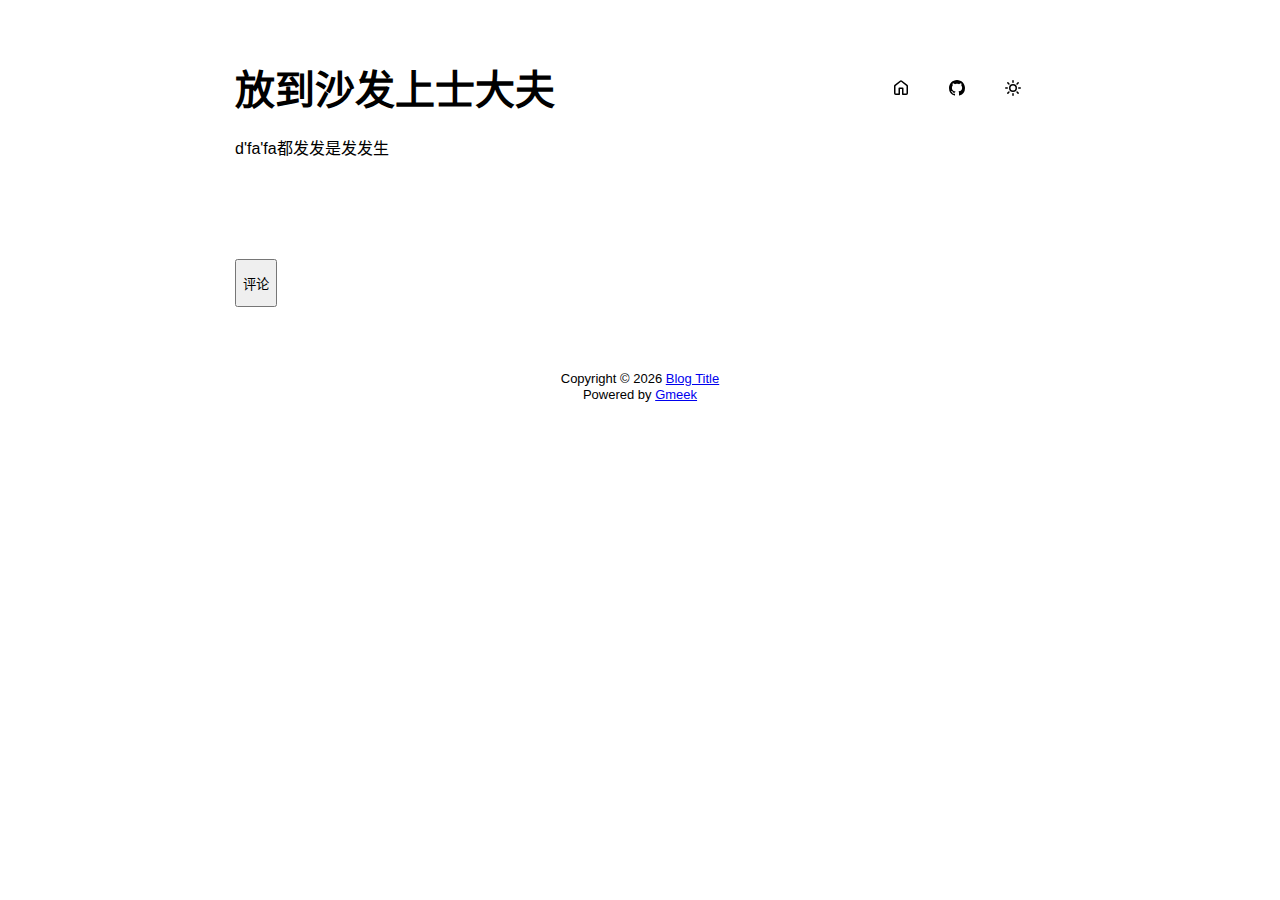
<file: docs/post/fang-dao-sha-fa-shang-shi-da-fu.html>
<!DOCTYPE html>
<html data-color-mode="light" data-dark-theme="dark" data-light-theme="light" lang="zh-CN">
<head>
    <meta content="text/html; charset=utf-8" http-equiv="content-type" />
    <meta name="viewport" content="width=device-width,initial-scale=1.0">
    <meta http-equiv="X-UA-Compatible" content="IE=edge">
    <link href='https://mirrors.sustech.edu.cn/cdnjs/ajax/libs/Primer/21.0.7/primer.css' rel='stylesheet' />
    
    <link rel="icon" href="https://github.githubassets.com/favicons/favicon.svg"><script>
        let theme = localStorage.getItem("meek_theme") || "light";
        document.documentElement.setAttribute("data-color-mode", theme);
    </script>
<meta name="description" content="d'fa'fa都发发是发发生。">
<meta property="og:title" content="放到沙发上士大夫">
<meta property="og:description" content="d'fa'fa都发发是发发生。">
<meta property="og:type" content="article">
<meta property="og:url" content="https://shauson.github.io/post/fang-dao-sha-fa-shang-shi-da-fu.html">
<meta property="og:image" content="https://github.githubassets.com/favicons/favicon.svg">
<title>放到沙发上士大夫</title>



</head>
<style>
body{box-sizing: border-box;min-width: 200px;max-width: 900px;margin: 20px auto;padding: 45px;font-size: 16px;font-family: sans-serif;line-height: 1.25;}
#header{display:flex;padding-bottom:8px;border-bottom: 1px solid var(--borderColor-muted, var(--color-border-muted));margin-bottom: 16px;}
#footer {margin-top:64px; text-align: center;font-size: small;}

</style>

<style>
.postTitle{margin: auto 0;font-size:40px;font-weight:bold;}
.title-right{display:flex;margin:auto 0 0 auto;}
.title-right .circle{padding: 14px 16px;margin-right:8px;}
#postBody{border-bottom: 1px solid var(--color-border-default);padding-bottom:36px;}
#postBody hr{height:2px;}
#cmButton{height:48px;margin-top:48px;}
#comments{margin-top:64px;}
.g-emoji{font-size:24px;}
@media (max-width: 600px) {
    body {padding: 8px;}
    .postTitle{font-size:24px;}
}

</style>




<body>
    <div id="header">
<h1 class="postTitle">放到沙发上士大夫</h1>
<div class="title-right">
    <a href="https://shauson.github.io" id="buttonHome" class="btn btn-invisible circle" title="首页">
        <svg class="octicon" width="16" height="16">
            <path id="pathHome" fill-rule="evenodd"></path>
        </svg>
    </a>
    
    <a href="https://github.com/shauson/shauson.github.io/issues/2" target="_blank" class="btn btn-invisible circle" title="Issue">
        <svg class="octicon" width="16" height="16">
            <path id="pathIssue" fill-rule="evenodd"></path>
        </svg>
    </a>
    

    <a class="btn btn-invisible circle" onclick="modeSwitch();" title="切换主题">
        <svg class="octicon" width="16" height="16" >
            <path id="themeSwitch" fill-rule="evenodd"></path>
        </svg>
    </a>

</div>
</div>
    <div id="content">
<div class="markdown-body" id="postBody"><p>d'fa'fa都发发是发发生</p></div>
<div style="font-size:small;margin-top:8px;float:right;"></div>

<button class="btn btn-block" type="button" onclick="openComments()" id="cmButton">评论</button>
<div class="comments" id="comments"></div>

</div>
    <div id="footer"><div id="footer1">Copyright © <span id="copyrightYear"></span> <a href="https://shauson.github.io">Blog Title</a></div>
<div id="footer2">
    <span id="runday"></span><span>Powered by <a href="https://meekdai.com/Gmeek.html" target="_blank">Gmeek</a></span>
</div>

<script>
var now=new Date();
document.getElementById("copyrightYear").innerHTML=now.getFullYear();

if(""!=""){
    var startSite=new Date("");
    var diff=now.getTime()-startSite.getTime();
    var diffDay=Math.floor(diff/(1000*60*60*24));
    document.getElementById("runday").innerHTML="网站运行"+diffDay+"天"+" • ";
}
</script></div>
</body>
<script>
var IconList={'sun': 'M8 10.5a2.5 2.5 0 100-5 2.5 2.5 0 000 5zM8 12a4 4 0 100-8 4 4 0 000 8zM8 0a.75.75 0 01.75.75v1.5a.75.75 0 01-1.5 0V.75A.75.75 0 018 0zm0 13a.75.75 0 01.75.75v1.5a.75.75 0 01-1.5 0v-1.5A.75.75 0 018 13zM2.343 2.343a.75.75 0 011.061 0l1.06 1.061a.75.75 0 01-1.06 1.06l-1.06-1.06a.75.75 0 010-1.06zm9.193 9.193a.75.75 0 011.06 0l1.061 1.06a.75.75 0 01-1.06 1.061l-1.061-1.06a.75.75 0 010-1.061zM16 8a.75.75 0 01-.75.75h-1.5a.75.75 0 010-1.5h1.5A.75.75 0 0116 8zM3 8a.75.75 0 01-.75.75H.75a.75.75 0 010-1.5h1.5A.75.75 0 013 8zm10.657-5.657a.75.75 0 010 1.061l-1.061 1.06a.75.75 0 11-1.06-1.06l1.06-1.06a.75.75 0 011.06 0zm-9.193 9.193a.75.75 0 010 1.06l-1.06 1.061a.75.75 0 11-1.061-1.06l1.06-1.061a.75.75 0 011.061 0z', 'moon': 'M9.598 1.591a.75.75 0 01.785-.175 7 7 0 11-8.967 8.967.75.75 0 01.961-.96 5.5 5.5 0 007.046-7.046.75.75 0 01.175-.786zm1.616 1.945a7 7 0 01-7.678 7.678 5.5 5.5 0 107.678-7.678z', 'sync': 'M1.705 8.005a.75.75 0 0 1 .834.656 5.5 5.5 0 0 0 9.592 2.97l-1.204-1.204a.25.25 0 0 1 .177-.427h3.646a.25.25 0 0 1 .25.25v3.646a.25.25 0 0 1-.427.177l-1.38-1.38A7.002 7.002 0 0 1 1.05 8.84a.75.75 0 0 1 .656-.834ZM8 2.5a5.487 5.487 0 0 0-4.131 1.869l1.204 1.204A.25.25 0 0 1 4.896 6H1.25A.25.25 0 0 1 1 5.75V2.104a.25.25 0 0 1 .427-.177l1.38 1.38A7.002 7.002 0 0 1 14.95 7.16a.75.75 0 0 1-1.49.178A5.5 5.5 0 0 0 8 2.5Z', 'home': 'M6.906.664a1.749 1.749 0 0 1 2.187 0l5.25 4.2c.415.332.657.835.657 1.367v7.019A1.75 1.75 0 0 1 13.25 15h-3.5a.75.75 0 0 1-.75-.75V9H7v5.25a.75.75 0 0 1-.75.75h-3.5A1.75 1.75 0 0 1 1 13.25V6.23c0-.531.242-1.034.657-1.366l5.25-4.2Zm1.25 1.171a.25.25 0 0 0-.312 0l-5.25 4.2a.25.25 0 0 0-.094.196v7.019c0 .138.112.25.25.25H5.5V8.25a.75.75 0 0 1 .75-.75h3.5a.75.75 0 0 1 .75.75v5.25h2.75a.25.25 0 0 0 .25-.25V6.23a.25.25 0 0 0-.094-.195Z', 'github': 'M8 0c4.42 0 8 3.58 8 8a8.013 8.013 0 0 1-5.45 7.59c-.4.08-.55-.17-.55-.38 0-.27.01-1.13.01-2.2 0-.75-.25-1.23-.54-1.48 1.78-.2 3.65-.88 3.65-3.95 0-.88-.31-1.59-.82-2.15.08-.2.36-1.02-.08-2.12 0 0-.67-.22-2.2.82-.64-.18-1.32-.27-2-.27-.68 0-1.36.09-2 .27-1.53-1.03-2.2-.82-2.2-.82-.44 1.1-.16 1.92-.08 2.12-.51.56-.82 1.28-.82 2.15 0 3.06 1.86 3.75 3.64 3.95-.23.2-.44.55-.51 1.07-.46.21-1.61.55-2.33-.66-.15-.24-.6-.83-1.23-.82-.67.01-.27.38.01.53.34.19.73.9.82 1.13.16.45.68 1.31 2.69.94 0 .67.01 1.3.01 1.49 0 .21-.15.45-.55.38A7.995 7.995 0 0 1 0 8c0-4.42 3.58-8 8-8Z'};
var utterancesLoad=0;

let themeSettings={
    "dark": ["dark","moon","#00f0ff","dark-blue"],
    "light": ["light","sun","#ff5000","github-light"],
    "auto": ["auto","sync","","preferred-color-scheme"]
};
function changeTheme(mode, icon, color, utheme){
    document.documentElement.setAttribute("data-color-mode",mode);
    document.getElementById("themeSwitch").setAttribute("d",value=IconList[icon]);
    document.getElementById("themeSwitch").parentNode.style.color=color;
    if(utterancesLoad==1){utterancesTheme(utheme);}
}
function modeSwitch(){
    let currentMode=document.documentElement.getAttribute('data-color-mode');
    let newMode = currentMode === "light" ? "dark" : currentMode === "dark" ? "auto" : "light";
    localStorage.setItem("meek_theme", newMode);
    if(themeSettings[newMode]){
        changeTheme(...themeSettings[newMode]);
    }
}
function utterancesTheme(theme){
    const message={type:'set-theme',theme: theme};
    const iframe=document.getElementsByClassName('utterances-frame')[0];
    iframe.contentWindow.postMessage(message,'https://utteranc.es');
}
if(themeSettings[theme]){changeTheme(...themeSettings[theme]);}
console.log("\n %c Gmeek last https://github.com/Meekdai/Gmeek \n","padding:5px 0;background:#02d81d;color:#fff");
</script>

<script>
document.getElementById("pathHome").setAttribute("d",IconList["home"]);
document.getElementById("pathIssue").setAttribute("d",IconList["github"]);



function openComments(){
    cm=document.getElementById("comments");
    cmButton=document.getElementById("cmButton");
    cmButton.innerHTML="loading";
    span=document.createElement("span");
    span.setAttribute("class","AnimatedEllipsis");
    cmButton.appendChild(span);

    script=document.createElement("script");
    script.setAttribute("src","https://utteranc.es/client.js");
    script.setAttribute("repo","shauson/shauson.github.io");
    script.setAttribute("issue-term","title");
    
    if(localStorage.getItem("meek_theme")=="dark"){script.setAttribute("theme","dark-blue");}
    else if(localStorage.getItem("meek_theme")=="light") {script.setAttribute("theme","github-light");}
    else{script.setAttribute("theme","preferred-color-scheme");}
    
    script.setAttribute("crossorigin","anonymous");
    script.setAttribute("async","");
    cm.appendChild(script);

    int=self.setInterval("iFrameLoading()",200);
}

function iFrameLoading(){
    var utterances=document.getElementsByClassName('utterances');
    if(utterances.length==1){
        if(utterances[0].style.height!=""){
            utterancesLoad=1;
            int=window.clearInterval(int);
            document.getElementById("cmButton").style.display="none";
            console.log("utterances Load OK");
        }
    }
}



</script>


</html>
</file>
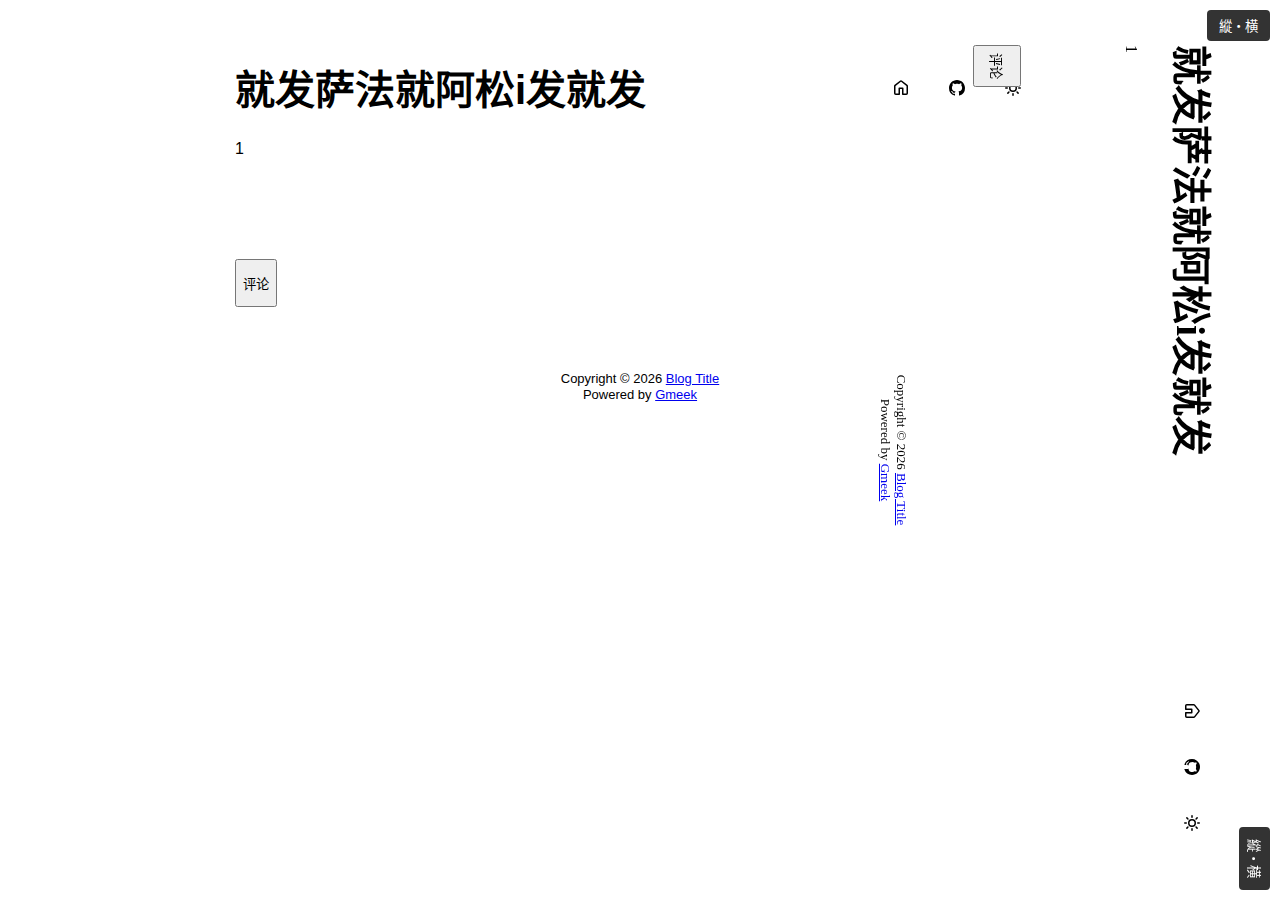
<file: docs/post/jiu-fa-sa-fa-jiu-a-song-i-fa-jiu-fa.html>
<!DOCTYPE html>
<html data-color-mode="light" data-dark-theme="dark" data-light-theme="light" lang="zh-CN">
<head>
    <meta content="text/html; charset=utf-8" http-equiv="content-type" />
    <meta name="viewport" content="width=device-width,initial-scale=1.0">
    <meta http-equiv="X-UA-Compatible" content="IE=edge">
    <link href='https://mirrors.sustech.edu.cn/cdnjs/ajax/libs/Primer/21.0.7/primer.css' rel='stylesheet' />
    
    <link rel="icon" href="https://github.githubassets.com/favicons/favicon.svg"><script>
        let theme = localStorage.getItem("meek_theme") || "light";
        document.documentElement.setAttribute("data-color-mode", theme);
    </script>
<meta name="description" content="<p>1</p>。">
<meta property="og:title" content="就发萨法就阿松i发就发">
<meta property="og:description" content="<p>1</p>。">
<meta property="og:type" content="article">
<meta property="og:url" content="https://shauson.github.io/post/jiu-fa-sa-fa-jiu-a-song-i-fa-jiu-fa.html">
<meta property="og:image" content="https://github.githubassets.com/favicons/favicon.svg">
<title>就发萨法就阿松i发就发</title>



</head>
<style>
body{box-sizing: border-box;min-width: 200px;max-width: 900px;margin: 20px auto;padding: 45px;font-size: 16px;font-family: sans-serif;line-height: 1.25;}
#header{display:flex;padding-bottom:8px;border-bottom: 1px solid var(--borderColor-muted, var(--color-border-muted));margin-bottom: 16px;}
#footer {margin-top:64px; text-align: center;font-size: small;}

</style>

<style>
.postTitle{margin: auto 0;font-size:40px;font-weight:bold;}
.title-right{display:flex;margin:auto 0 0 auto;}
.title-right .circle{padding: 14px 16px;margin-right:8px;}
#postBody{border-bottom: 1px solid var(--color-border-default);padding-bottom:36px;}
#postBody hr{height:2px;}
#cmButton{height:48px;margin-top:48px;}
#comments{margin-top:64px;}
.g-emoji{font-size:24px;}
@media (max-width: 600px) {
    body {padding: 8px;}
    .postTitle{font-size:24px;}
}

</style>
<style>#vertwrap{position:fixed;top:0;left:0;width:100vw;height:100vh;z-index:9999;pointer-events:auto;overflow:hidden;}#vertwrap iframe{border:none;transform:rotate(90deg);transform-origin:top left;width:calc(100vh);height:calc(100vw);position:absolute;top:0;left:calc(100vw);}</style>



<body>
    <div id="header">
<h1 class="postTitle">就发萨法就阿松i发就发</h1>
<div class="title-right">
    <a href="https://shauson.github.io" id="buttonHome" class="btn btn-invisible circle" title="首页">
        <svg class="octicon" width="16" height="16">
            <path id="pathHome" fill-rule="evenodd"></path>
        </svg>
    </a>
    
    <a href="https://github.com/shauson/shauson.github.io/issues/1" target="_blank" class="btn btn-invisible circle" title="Issue">
        <svg class="octicon" width="16" height="16">
            <path id="pathIssue" fill-rule="evenodd"></path>
        </svg>
    </a>
    

    <a class="btn btn-invisible circle" onclick="modeSwitch();" title="切换主题">
        <svg class="octicon" width="16" height="16" >
            <path id="themeSwitch" fill-rule="evenodd"></path>
        </svg>
    </a>

</div>
</div>
    <div id="content">
<div class="markdown-body" id="postBody"><p>1</p></div>
<div style="font-size:small;margin-top:8px;float:right;"></div>

<button class="btn btn-block" type="button" onclick="openComments()" id="cmButton">评论</button>
<div class="comments" id="comments"></div>

</div>
    <div id="footer"><div id="footer1">Copyright © <span id="copyrightYear"></span> <a href="https://shauson.github.io">Blog Title</a></div>
<div id="footer2">
    <span id="runday"></span><span>Powered by <a href="https://meekdai.com/Gmeek.html" target="_blank">Gmeek</a></span>
</div>

<script>
var now=new Date();
document.getElementById("copyrightYear").innerHTML=now.getFullYear();

if(""!=""){
    var startSite=new Date("");
    var diff=now.getTime()-startSite.getTime();
    var diffDay=Math.floor(diff/(1000*60*60*24));
    document.getElementById("runday").innerHTML="网站运行"+diffDay+"天"+" • ";
}
</script></div>
</body>
<script>
var IconList={'sun': 'M8 10.5a2.5 2.5 0 100-5 2.5 2.5 0 000 5zM8 12a4 4 0 100-8 4 4 0 000 8zM8 0a.75.75 0 01.75.75v1.5a.75.75 0 01-1.5 0V.75A.75.75 0 018 0zm0 13a.75.75 0 01.75.75v1.5a.75.75 0 01-1.5 0v-1.5A.75.75 0 018 13zM2.343 2.343a.75.75 0 011.061 0l1.06 1.061a.75.75 0 01-1.06 1.06l-1.06-1.06a.75.75 0 010-1.06zm9.193 9.193a.75.75 0 011.06 0l1.061 1.06a.75.75 0 01-1.06 1.061l-1.061-1.06a.75.75 0 010-1.061zM16 8a.75.75 0 01-.75.75h-1.5a.75.75 0 010-1.5h1.5A.75.75 0 0116 8zM3 8a.75.75 0 01-.75.75H.75a.75.75 0 010-1.5h1.5A.75.75 0 013 8zm10.657-5.657a.75.75 0 010 1.061l-1.061 1.06a.75.75 0 11-1.06-1.06l1.06-1.06a.75.75 0 011.06 0zm-9.193 9.193a.75.75 0 010 1.06l-1.06 1.061a.75.75 0 11-1.061-1.06l1.06-1.061a.75.75 0 011.061 0z', 'moon': 'M9.598 1.591a.75.75 0 01.785-.175 7 7 0 11-8.967 8.967.75.75 0 01.961-.96 5.5 5.5 0 007.046-7.046.75.75 0 01.175-.786zm1.616 1.945a7 7 0 01-7.678 7.678 5.5 5.5 0 107.678-7.678z', 'sync': 'M1.705 8.005a.75.75 0 0 1 .834.656 5.5 5.5 0 0 0 9.592 2.97l-1.204-1.204a.25.25 0 0 1 .177-.427h3.646a.25.25 0 0 1 .25.25v3.646a.25.25 0 0 1-.427.177l-1.38-1.38A7.002 7.002 0 0 1 1.05 8.84a.75.75 0 0 1 .656-.834ZM8 2.5a5.487 5.487 0 0 0-4.131 1.869l1.204 1.204A.25.25 0 0 1 4.896 6H1.25A.25.25 0 0 1 1 5.75V2.104a.25.25 0 0 1 .427-.177l1.38 1.38A7.002 7.002 0 0 1 14.95 7.16a.75.75 0 0 1-1.49.178A5.5 5.5 0 0 0 8 2.5Z', 'home': 'M6.906.664a1.749 1.749 0 0 1 2.187 0l5.25 4.2c.415.332.657.835.657 1.367v7.019A1.75 1.75 0 0 1 13.25 15h-3.5a.75.75 0 0 1-.75-.75V9H7v5.25a.75.75 0 0 1-.75.75h-3.5A1.75 1.75 0 0 1 1 13.25V6.23c0-.531.242-1.034.657-1.366l5.25-4.2Zm1.25 1.171a.25.25 0 0 0-.312 0l-5.25 4.2a.25.25 0 0 0-.094.196v7.019c0 .138.112.25.25.25H5.5V8.25a.75.75 0 0 1 .75-.75h3.5a.75.75 0 0 1 .75.75v5.25h2.75a.25.25 0 0 0 .25-.25V6.23a.25.25 0 0 0-.094-.195Z', 'github': 'M8 0c4.42 0 8 3.58 8 8a8.013 8.013 0 0 1-5.45 7.59c-.4.08-.55-.17-.55-.38 0-.27.01-1.13.01-2.2 0-.75-.25-1.23-.54-1.48 1.78-.2 3.65-.88 3.65-3.95 0-.88-.31-1.59-.82-2.15.08-.2.36-1.02-.08-2.12 0 0-.67-.22-2.2.82-.64-.18-1.32-.27-2-.27-.68 0-1.36.09-2 .27-1.53-1.03-2.2-.82-2.2-.82-.44 1.1-.16 1.92-.08 2.12-.51.56-.82 1.28-.82 2.15 0 3.06 1.86 3.75 3.64 3.95-.23.2-.44.55-.51 1.07-.46.21-1.61.55-2.33-.66-.15-.24-.6-.83-1.23-.82-.67.01-.27.38.01.53.34.19.73.9.82 1.13.16.45.68 1.31 2.69.94 0 .67.01 1.3.01 1.49 0 .21-.15.45-.55.38A7.995 7.995 0 0 1 0 8c0-4.42 3.58-8 8-8Z'};
var utterancesLoad=0;

let themeSettings={
    "dark": ["dark","moon","#00f0ff","dark-blue"],
    "light": ["light","sun","#ff5000","github-light"],
    "auto": ["auto","sync","","preferred-color-scheme"]
};
function changeTheme(mode, icon, color, utheme){
    document.documentElement.setAttribute("data-color-mode",mode);
    document.getElementById("themeSwitch").setAttribute("d",value=IconList[icon]);
    document.getElementById("themeSwitch").parentNode.style.color=color;
    if(utterancesLoad==1){utterancesTheme(utheme);}
}
function modeSwitch(){
    let currentMode=document.documentElement.getAttribute('data-color-mode');
    let newMode = currentMode === "light" ? "dark" : currentMode === "dark" ? "auto" : "light";
    localStorage.setItem("meek_theme", newMode);
    if(themeSettings[newMode]){
        changeTheme(...themeSettings[newMode]);
    }
}
function utterancesTheme(theme){
    const message={type:'set-theme',theme: theme};
    const iframe=document.getElementsByClassName('utterances-frame')[0];
    iframe.contentWindow.postMessage(message,'https://utteranc.es');
}
if(themeSettings[theme]){changeTheme(...themeSettings[theme]);}
console.log("\n %c Gmeek last https://github.com/Meekdai/Gmeek \n","padding:5px 0;background:#02d81d;color:#fff");
</script>

<script>
document.getElementById("pathHome").setAttribute("d",IconList["home"]);
document.getElementById("pathIssue").setAttribute("d",IconList["github"]);



function openComments(){
    cm=document.getElementById("comments");
    cmButton=document.getElementById("cmButton");
    cmButton.innerHTML="loading";
    span=document.createElement("span");
    span.setAttribute("class","AnimatedEllipsis");
    cmButton.appendChild(span);

    script=document.createElement("script");
    script.setAttribute("src","https://utteranc.es/client.js");
    script.setAttribute("repo","shauson/shauson.github.io");
    script.setAttribute("issue-term","title");
    
    if(localStorage.getItem("meek_theme")=="dark"){script.setAttribute("theme","dark-blue");}
    else if(localStorage.getItem("meek_theme")=="light") {script.setAttribute("theme","github-light");}
    else{script.setAttribute("theme","preferred-color-scheme");}
    
    script.setAttribute("crossorigin","anonymous");
    script.setAttribute("async","");
    cm.appendChild(script);

    int=self.setInterval("iFrameLoading()",200);
}

function iFrameLoading(){
    var utterances=document.getElementsByClassName('utterances');
    if(utterances.length==1){
        if(utterances[0].style.height!=""){
            utterancesLoad=1;
            int=window.clearInterval(int);
            document.getElementById("cmButton").style.display="none";
            console.log("utterances Load OK");
        }
    }
}



</script>
<script>(function(){document.addEventListener('DOMContentLoaded',function(){var btn=document.getElementById('vertbtn');if(!btn){btn=document.createElement('button');btn.id='vertbtn';btn.textContent='縱・横';btn.style='position:fixed;top:10px;right:10px;z-index:10000;padding:6px 12px;background:#333;color:#fff;border:none;border-radius:4px;cursor:pointer;';document.body.appendChild(btn);}var wrap=document.getElementById('vertwrap');var ifr; if(!wrap){wrap=document.createElement('div');wrap.id='vertwrap';wrap.style.display='block';ifr=document.createElement('iframe');ifr.src=location.href;wrap.appendChild(ifr);document.body.appendChild(wrap);ifr.onload=function(){var s=document.createElement('style');s.textContent="@font-face{font-family:'WQYRotateCJK';src:url('https://raw.githubusercontent.com/garywill/vert-cjk-web/master/wqy-microhei-rotate90cjk.ttf') format('truetype');}body,body *{font-family:'WQYRotateCJK','SimSun',serif !important;user-select:text !important;}pre,code,table,img{font-family:inherit !important;writing-mode:horizontal-tb !important;}";ifr.contentDocument.head.appendChild(s);};}else{ifr=wrap.querySelector('iframe');}btn.onclick=function(){wrap.style.display=wrap.style.display==='none'?'block':'none';wrap.scrollTo(0,0);};wrap.addEventListener('wheel',function(e){e.preventDefault();ifr.contentWindow.scrollBy(e.deltaY,0);},{passive:false});let startY;wrap.addEventListener('touchstart',e=>{startY=e.touches[0].clientY;},{passive:false});wrap.addEventListener('touchmove',e=>{e.preventDefault();let deltaY=startY-e.touches[0].clientY;ifr.contentWindow.scrollBy(deltaY,0);startY=e.touches[0].clientY;},{passive:false});});})();</script>

</html>
</file>
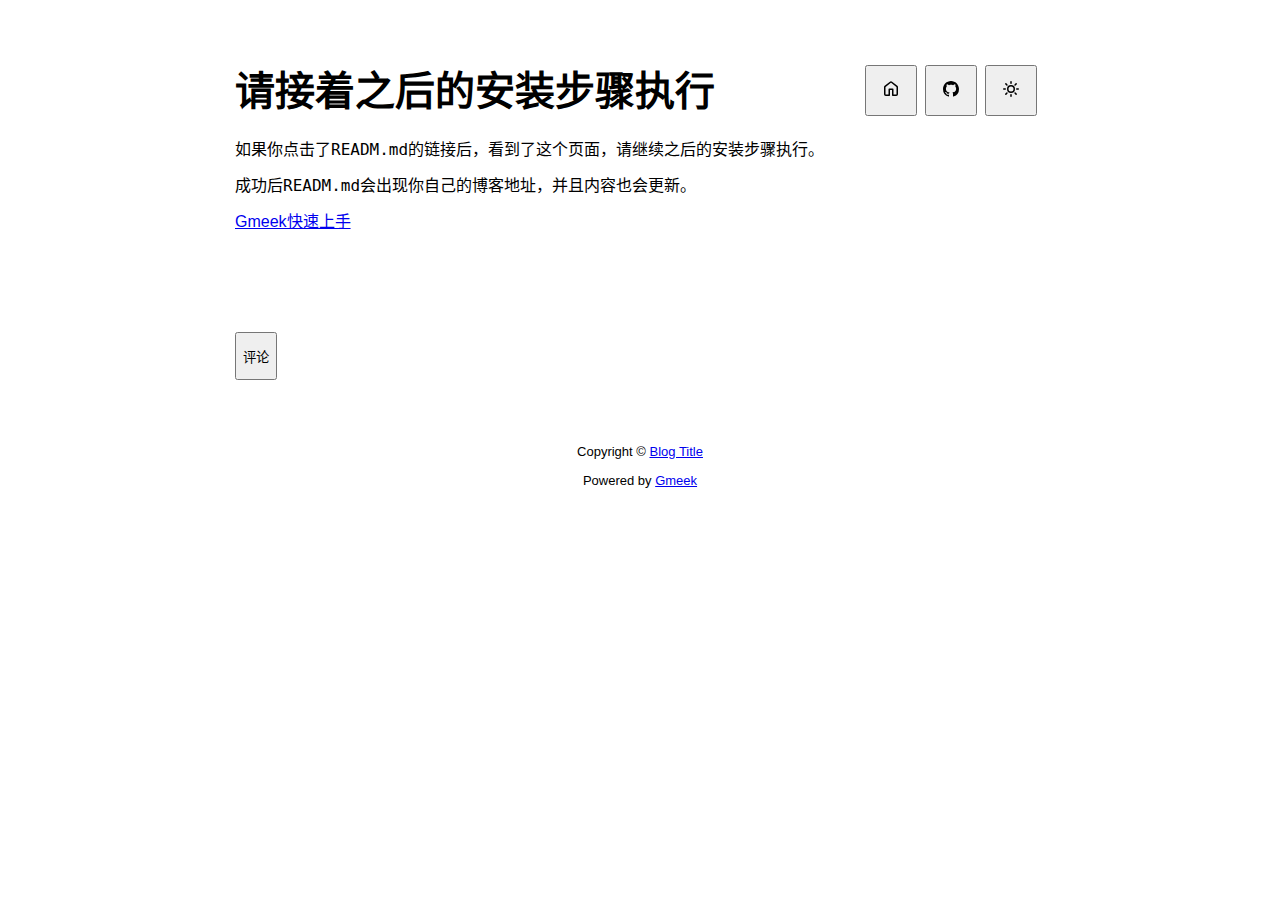
<file: docs/post/qing-jie-zhao-zhi-hou-de-an-zhuang-bu-zou-zhi-xing.html>
<!DOCTYPE html>
<html data-color-mode="light" data-dark-theme="dark" data-light-theme="light" lang="zh-CN">
<head>
    <meta content="text/html; charset=utf-8" http-equiv="content-type" />
    <meta name="viewport" content="width=device-width,initial-scale=1.0">
    <meta http-equiv="X-UA-Compatible" content="IE=edge">
    <link href="//cdn.staticfile.org/Primer/21.0.7/primer.css" rel="stylesheet" />
    <link rel="icon" href="https://github.githubassets.com/favicons/favicon.svg">
    <script>
        if(localStorage.getItem("meek_theme")==null){}
        else if(localStorage.getItem("meek_theme")=="dark"){document.getElementsByTagName("html")[0].attributes.getNamedItem("data-color-mode").value="dark";}
        else if(localStorage.getItem("meek_theme")=="light"){document.getElementsByTagName("html")[0].attributes.getNamedItem("data-color-mode").value="light";}
    </script>
    
<meta name="description" content="请接着之后的安装步骤执行">
<title>请接着之后的安装步骤执行</title>


</head>
<style>
body{box-sizing: border-box;min-width: 200px;max-width: 900px;margin: 20px auto;padding: 45px;font-size: 16px;font-family: sans-serif;line-height: 1.25;}
#header{display:flex;padding-bottom:8px;border-bottom: 1px solid var(--borderColor-muted, var(--color-border-muted));margin-bottom: 16px;}
#footer {margin-top:64px; text-align: center;font-size: small;}

</style>

<style>
.postTitle{margin: auto 0;font-size:40px;font-weight:bold;}
.title-right{display:flex;margin:auto 0 0 auto;}
.title-right .circle{padding: 14px 16px;margin-right:8px;}
#postBody{border-bottom: 1px solid var(--color-border-default);padding-bottom:36px;}
#postBody hr{height:2px;}
#cmButton{height:48px;margin-top:48px;}
#comments{margin-top:64px;}
.g-emoji{font-size:24px;}
@media (max-width: 600px) {
    body {padding: 8px;}
    .postTitle{font-size:24px;}
}
</style>




<body>
    <div id="header">
<h1 class="postTitle">请接着之后的安装步骤执行</h1>
<div class="title-right">
    
    <a href="https://Meekdai.github.io/Gmeek-template"><button id="buttonHome" class="btn btn-invisible circle" title="首页">
        <svg class="octicon" width="16" height="16">
            <path id="pathHome" fill-rule="evenodd" d="M6.906.664a1.749 1.749 0 0 1 2.187 0l5.25 4.2c.415.332.657.835.657 1.367v7.019A1.75 1.75 0 0 1 13.25 15h-3.5a.75.75 0 0 1-.75-.75V9H7v5.25a.75.75 0 0 1-.75.75h-3.5A1.75 1.75 0 0 1 1 13.25V6.23c0-.531.242-1.034.657-1.366l5.25-4.2Zm1.25 1.171a.25.25 0 0 0-.312 0l-5.25 4.2a.25.25 0 0 0-.094.196v7.019c0 .138.112.25.25.25H5.5V8.25a.75.75 0 0 1 .75-.75h3.5a.75.75 0 0 1 .75.75v5.25h2.75a.25.25 0 0 0 .25-.25V6.23a.25.25 0 0 0-.094-.195Z"></path>
        </svg>
    </button></a>

    
    <a href="https://github.com/Meekdai/Gmeek-template/issues/2" target="_blank"><button class="btn btn-invisible circle" title="Issue">
        <svg class="octicon" width="16" height="16">
            <path id="pathIssue" fill-rule="evenodd" d="M8 0c4.42 0 8 3.58 8 8a8.013 8.013 0 0 1-5.45 7.59c-.4.08-.55-.17-.55-.38 0-.27.01-1.13.01-2.2 0-.75-.25-1.23-.54-1.48 1.78-.2 3.65-.88 3.65-3.95 0-.88-.31-1.59-.82-2.15.08-.2.36-1.02-.08-2.12 0 0-.67-.22-2.2.82-.64-.18-1.32-.27-2-.27-.68 0-1.36.09-2 .27-1.53-1.03-2.2-.82-2.2-.82-.44 1.1-.16 1.92-.08 2.12-.51.56-.82 1.28-.82 2.15 0 3.06 1.86 3.75 3.64 3.95-.23.2-.44.55-.51 1.07-.46.21-1.61.55-2.33-.66-.15-.24-.6-.83-1.23-.82-.67.01-.27.38.01.53.34.19.73.9.82 1.13.16.45.68 1.31 2.69.94 0 .67.01 1.3.01 1.49 0 .21-.15.45-.55.38A7.995 7.995 0 0 1 0 8c0-4.42 3.58-8 8-8Z"></path>
        </svg>
    </button></a>
    

    <button class="btn btn-invisible circle" onclick="modeSwitch();" title="切换主题">
        <svg class="octicon" width="16" height="16" >
            <path id="themeSwitch" fill-rule="evenodd"></path>
        </svg>
    </button>

</div>
</div>
    <div id="content">
<div class="markdown-body" id="postBody"><p>如果你点击了<code class="notranslate">READM.md</code>的链接后，看到了这个页面，请继续之后的安装步骤执行。</p>
<p>成功后<code class="notranslate">READM.md</code>会出现你自己的博客地址，并且内容也会更新。</p>
<p><a href="https://blog.meekdai.com/post/Gmeek-kuai-su-shang-shou.html" rel="nofollow">Gmeek快速上手</a></p></div>
<div style="font-size:small;margin-top:8px;float:right;"></div>
<button class="btn btn-block" type="button" onclick="openComments()" id="cmButton">评论</button>
<div class="comments" id="comments"></div>
</div>
    <div id="footer">Copyright © <span id="year"></span><a href="https://Meekdai.github.io/Gmeek-template"> Blog Title </a>
<p>
<span id="runday"></span>Powered by <a href="https://meekdai.com/Gmeek.html" target="_blank">Gmeek</a>
</p>

<script>
if(""!=""){
    var now=new Date();
    var startSite=new Date("");
    var diff=now.getTime()-startSite.getTime();
    var diffDay=Math.floor(diff/(1000*60*60*24));
    document.getElementById("year").innerHTML=now.getFullYear();
    if(""!=""){document.getElementById("runday").innerHTML=" • "+"网站运行"+diffDay+"天"+" • ";}
    else{document.getElementById("runday").innerHTML="网站运行"+diffDay+"天"+" • ";}
}
</script>
</div>
</body>
<script>
var IconList={'post': 'M0 3.75C0 2.784.784 2 1.75 2h12.5c.966 0 1.75.784 1.75 1.75v8.5A1.75 1.75 0 0 1 14.25 14H1.75A1.75 1.75 0 0 1 0 12.25Zm1.75-.25a.25.25 0 0 0-.25.25v8.5c0 .138.112.25.25.25h12.5a.25.25 0 0 0 .25-.25v-8.5a.25.25 0 0 0-.25-.25ZM3.5 6.25a.75.75 0 0 1 .75-.75h7a.75.75 0 0 1 0 1.5h-7a.75.75 0 0 1-.75-.75Zm.75 2.25h4a.75.75 0 0 1 0 1.5h-4a.75.75 0 0 1 0-1.5Z', 'link': 'm7.775 3.275 1.25-1.25a3.5 3.5 0 1 1 4.95 4.95l-2.5 2.5a3.5 3.5 0 0 1-4.95 0 .751.751 0 0 1 .018-1.042.751.751 0 0 1 1.042-.018 1.998 1.998 0 0 0 2.83 0l2.5-2.5a2.002 2.002 0 0 0-2.83-2.83l-1.25 1.25a.751.751 0 0 1-1.042-.018.751.751 0 0 1-.018-1.042Zm-4.69 9.64a1.998 1.998 0 0 0 2.83 0l1.25-1.25a.751.751 0 0 1 1.042.018.751.751 0 0 1 .018 1.042l-1.25 1.25a3.5 3.5 0 1 1-4.95-4.95l2.5-2.5a3.5 3.5 0 0 1 4.95 0 .751.751 0 0 1-.018 1.042.751.751 0 0 1-1.042.018 1.998 1.998 0 0 0-2.83 0l-2.5 2.5a1.998 1.998 0 0 0 0 2.83Z', 'about': 'M10.561 8.073a6.005 6.005 0 0 1 3.432 5.142.75.75 0 1 1-1.498.07 4.5 4.5 0 0 0-8.99 0 .75.75 0 0 1-1.498-.07 6.004 6.004 0 0 1 3.431-5.142 3.999 3.999 0 1 1 5.123 0ZM10.5 5a2.5 2.5 0 1 0-5 0 2.5 2.5 0 0 0 5 0Z', 'sun': 'M8 10.5a2.5 2.5 0 100-5 2.5 2.5 0 000 5zM8 12a4 4 0 100-8 4 4 0 000 8zM8 0a.75.75 0 01.75.75v1.5a.75.75 0 01-1.5 0V.75A.75.75 0 018 0zm0 13a.75.75 0 01.75.75v1.5a.75.75 0 01-1.5 0v-1.5A.75.75 0 018 13zM2.343 2.343a.75.75 0 011.061 0l1.06 1.061a.75.75 0 01-1.06 1.06l-1.06-1.06a.75.75 0 010-1.06zm9.193 9.193a.75.75 0 011.06 0l1.061 1.06a.75.75 0 01-1.06 1.061l-1.061-1.06a.75.75 0 010-1.061zM16 8a.75.75 0 01-.75.75h-1.5a.75.75 0 010-1.5h1.5A.75.75 0 0116 8zM3 8a.75.75 0 01-.75.75H.75a.75.75 0 010-1.5h1.5A.75.75 0 013 8zm10.657-5.657a.75.75 0 010 1.061l-1.061 1.06a.75.75 0 11-1.06-1.06l1.06-1.06a.75.75 0 011.06 0zm-9.193 9.193a.75.75 0 010 1.06l-1.06 1.061a.75.75 0 11-1.061-1.06l1.06-1.061a.75.75 0 011.061 0z', 'moon': 'M9.598 1.591a.75.75 0 01.785-.175 7 7 0 11-8.967 8.967.75.75 0 01.961-.96 5.5 5.5 0 007.046-7.046.75.75 0 01.175-.786zm1.616 1.945a7 7 0 01-7.678 7.678 5.5 5.5 0 107.678-7.678z', 'search': 'M15.7 13.3l-3.81-3.83A5.93 5.93 0 0 0 13 6c0-3.31-2.69-6-6-6S1 2.69 1 6s2.69 6 6 6c1.3 0 2.48-.41 3.47-1.11l3.83 3.81c.19.2.45.3.7.3.25 0 .52-.09.7-.3a.996.996 0 0 0 0-1.41v.01zM7 10.7c-2.59 0-4.7-2.11-4.7-4.7 0-2.59 2.11-4.7 4.7-4.7 2.59 0 4.7 2.11 4.7 4.7 0 2.59-2.11 4.7-4.7 4.7z', 'rss': 'M2.002 2.725a.75.75 0 0 1 .797-.699C8.79 2.42 13.58 7.21 13.974 13.201a.75.75 0 0 1-1.497.098 10.502 10.502 0 0 0-9.776-9.776.747.747 0 0 1-.7-.798ZM2.84 7.05h-.002a7.002 7.002 0 0 1 6.113 6.111.75.75 0 0 1-1.49.178 5.503 5.503 0 0 0-4.8-4.8.75.75 0 0 1 .179-1.489ZM2 13a1 1 0 1 1 2 0 1 1 0 0 1-2 0Z', 'upload': 'M2.75 14A1.75 1.75 0 0 1 1 12.25v-2.5a.75.75 0 0 1 1.5 0v2.5c0 .138.112.25.25.25h10.5a.25.25 0 0 0 .25-.25v-2.5a.75.75 0 0 1 1.5 0v2.5A1.75 1.75 0 0 1 13.25 14Z M11.78 4.72a.749.749 0 1 1-1.06 1.06L8.75 3.811V9.5a.75.75 0 0 1-1.5 0V3.811L5.28 5.78a.749.749 0 1 1-1.06-1.06l3.25-3.25a.749.749 0 0 1 1.06 0l3.25 3.25Z', 'github': 'M8 0c4.42 0 8 3.58 8 8a8.013 8.013 0 0 1-5.45 7.59c-.4.08-.55-.17-.55-.38 0-.27.01-1.13.01-2.2 0-.75-.25-1.23-.54-1.48 1.78-.2 3.65-.88 3.65-3.95 0-.88-.31-1.59-.82-2.15.08-.2.36-1.02-.08-2.12 0 0-.67-.22-2.2.82-.64-.18-1.32-.27-2-.27-.68 0-1.36.09-2 .27-1.53-1.03-2.2-.82-2.2-.82-.44 1.1-.16 1.92-.08 2.12-.51.56-.82 1.28-.82 2.15 0 3.06 1.86 3.75 3.64 3.95-.23.2-.44.55-.51 1.07-.46.21-1.61.55-2.33-.66-.15-.24-.6-.83-1.23-.82-.67.01-.27.38.01.53.34.19.73.9.82 1.13.16.45.68 1.31 2.69.94 0 .67.01 1.3.01 1.49 0 .21-.15.45-.55.38A7.995 7.995 0 0 1 0 8c0-4.42 3.58-8 8-8Z', 'home': 'M6.906.664a1.749 1.749 0 0 1 2.187 0l5.25 4.2c.415.332.657.835.657 1.367v7.019A1.75 1.75 0 0 1 13.25 15h-3.5a.75.75 0 0 1-.75-.75V9H7v5.25a.75.75 0 0 1-.75.75h-3.5A1.75 1.75 0 0 1 1 13.25V6.23c0-.531.242-1.034.657-1.366l5.25-4.2Zm1.25 1.171a.25.25 0 0 0-.312 0l-5.25 4.2a.25.25 0 0 0-.094.196v7.019c0 .138.112.25.25.25H5.5V8.25a.75.75 0 0 1 .75-.75h3.5a.75.75 0 0 1 .75.75v5.25h2.75a.25.25 0 0 0 .25-.25V6.23a.25.25 0 0 0-.094-.195Z'};
var utterancesLoad=0;
if(localStorage.getItem("meek_theme")==null){localStorage.setItem("meek_theme","light");changeLight();}
else if(localStorage.getItem("meek_theme")=="dark"){changeDark();}
else if(localStorage.getItem("meek_theme")=="light"){changeLight();}

function changeDark(){
    document.getElementsByTagName("html")[0].attributes.getNamedItem("data-color-mode").value="dark";
    document.getElementById("themeSwitch").setAttribute("d",value=IconList["moon"]);
    document.getElementById("themeSwitch").parentNode.style.color="#00f0ff";
    if(utterancesLoad==1){utterancesTheme("dark-blue");}
}
function changeLight(){
    document.getElementsByTagName("html")[0].attributes.getNamedItem("data-color-mode").value="light";
    document.getElementById("themeSwitch").setAttribute("d",value=IconList["sun"]);
    document.getElementById("themeSwitch").parentNode.style.color="#ff5000";
    if(utterancesLoad==1){utterancesTheme("github-light");}
}
function modeSwitch(){
    if(document.getElementsByTagName("html")[0].attributes[0].value=="light"){changeDark();localStorage.setItem("meek_theme","dark");}
    else{changeLight();localStorage.setItem("meek_theme","light");}
}
function utterancesTheme(theme){
    const message = {type: 'set-theme',theme: theme};
    const iframe = document.getElementsByClassName('utterances-frame')[0];
    iframe.contentWindow.postMessage(message, 'https://utteranc.es');
}

console.log("\n %c Gmeek last %c https://github.com/Meekdai/Gmeek \n\n", "color: #fff; background-image: linear-gradient(90deg, rgb(47, 172, 178) 0%, rgb(45, 190, 96) 100%); padding:5px 1px;", "background-image: linear-gradient(90deg, rgb(45, 190, 96) 0%, rgb(255, 255, 255) 100%); padding:5px 0;");
</script>

<script>



function openComments(){
    cm=document.getElementById("comments");
    cmButton=document.getElementById("cmButton");
    cmButton.innerHTML="loading";
    span=document.createElement("span");
    span.setAttribute("class","AnimatedEllipsis");
    cmButton.appendChild(span);

    script=document.createElement("script");
    script.setAttribute("src","https://utteranc.es/client.js");
    script.setAttribute("repo","Meekdai/Gmeek-template");
    script.setAttribute("issue-term","title");
    if(localStorage.getItem("meek_theme")=="dark"){script.setAttribute("theme","dark-blue");}
    else{script.setAttribute("theme","github-light");}
    script.setAttribute("crossorigin","anonymous");
    script.setAttribute("async","");
    cm.appendChild(script);

    int=self.setInterval("iFrameLoading()",200);
}

function iFrameLoading(){
    var utterances=document.getElementsByClassName('utterances');
    if(utterances.length==1){
        if(utterances[0].style.height!=""){
            utterancesLoad=1;
            int=window.clearInterval(int);
            document.getElementById("cmButton").style.display="none";
            console.log("utterances Load OK");
        }
    }
}

</script>




</html>
</file>
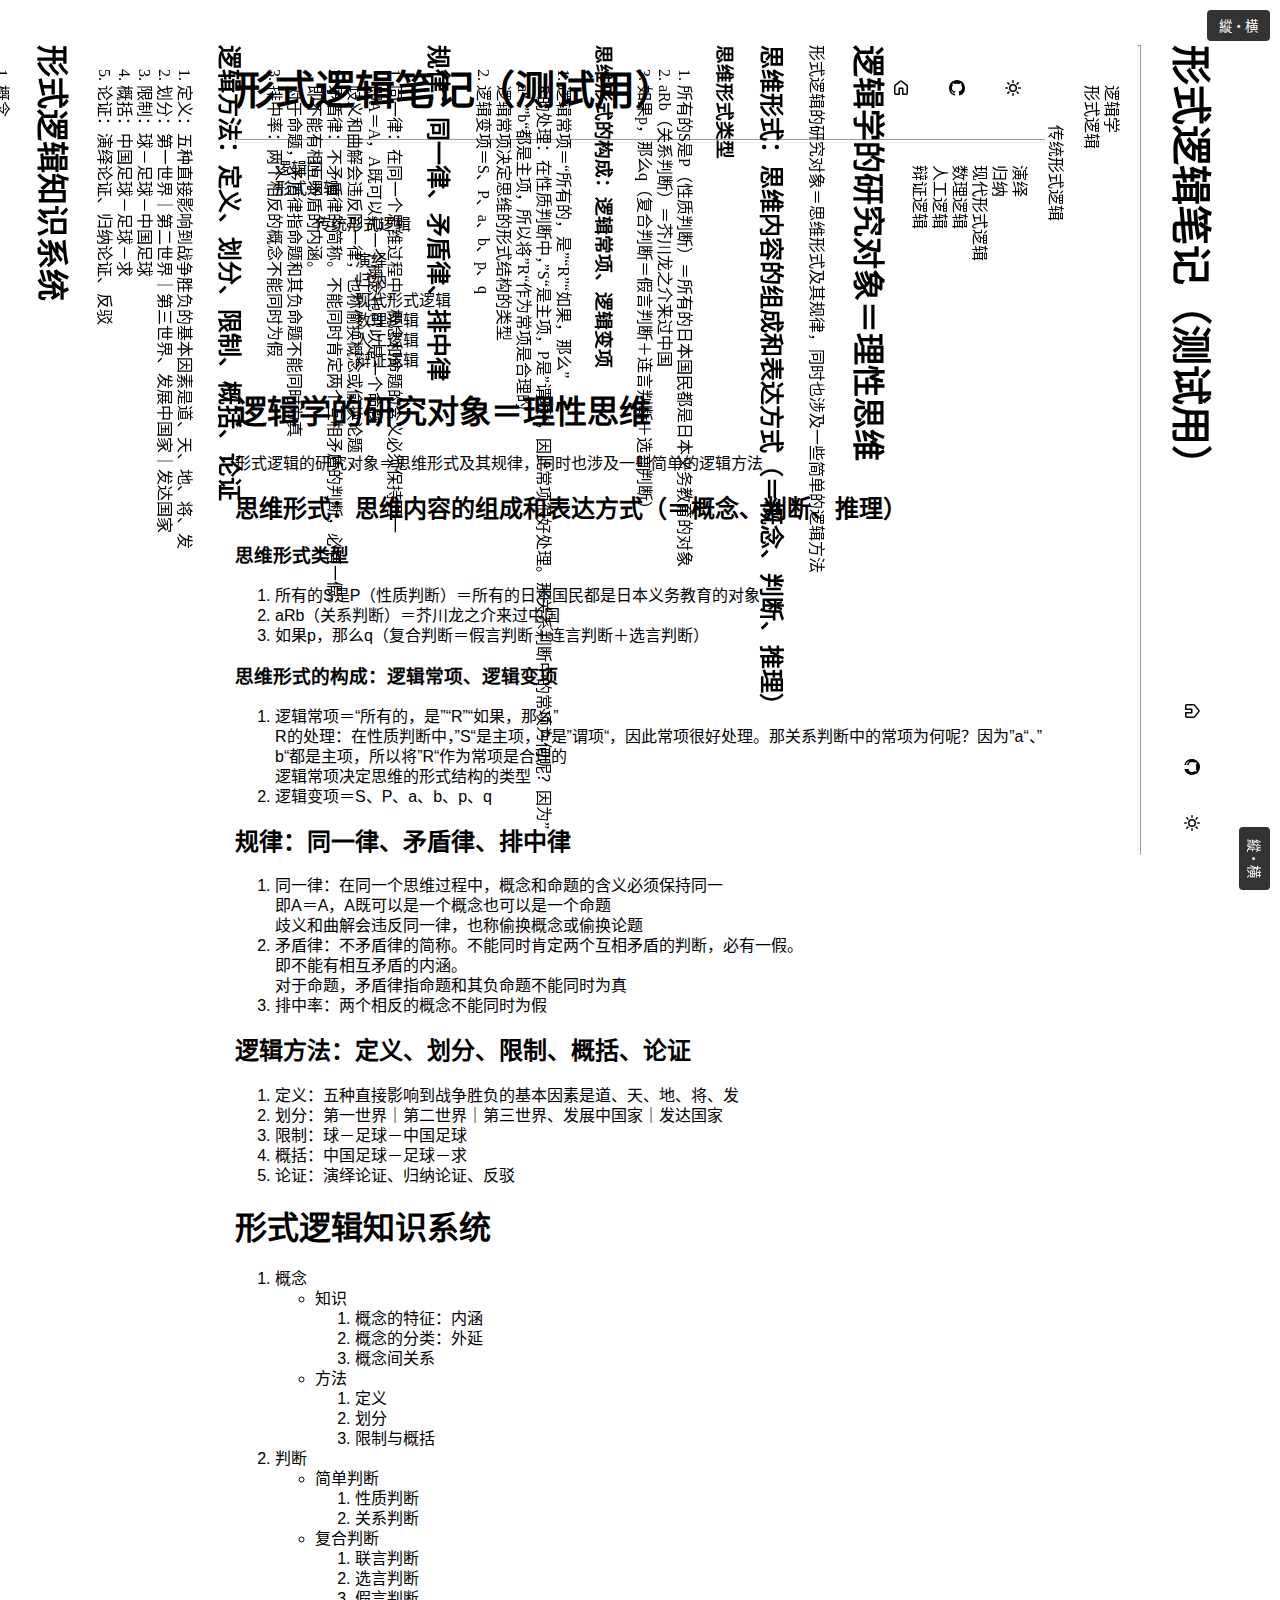
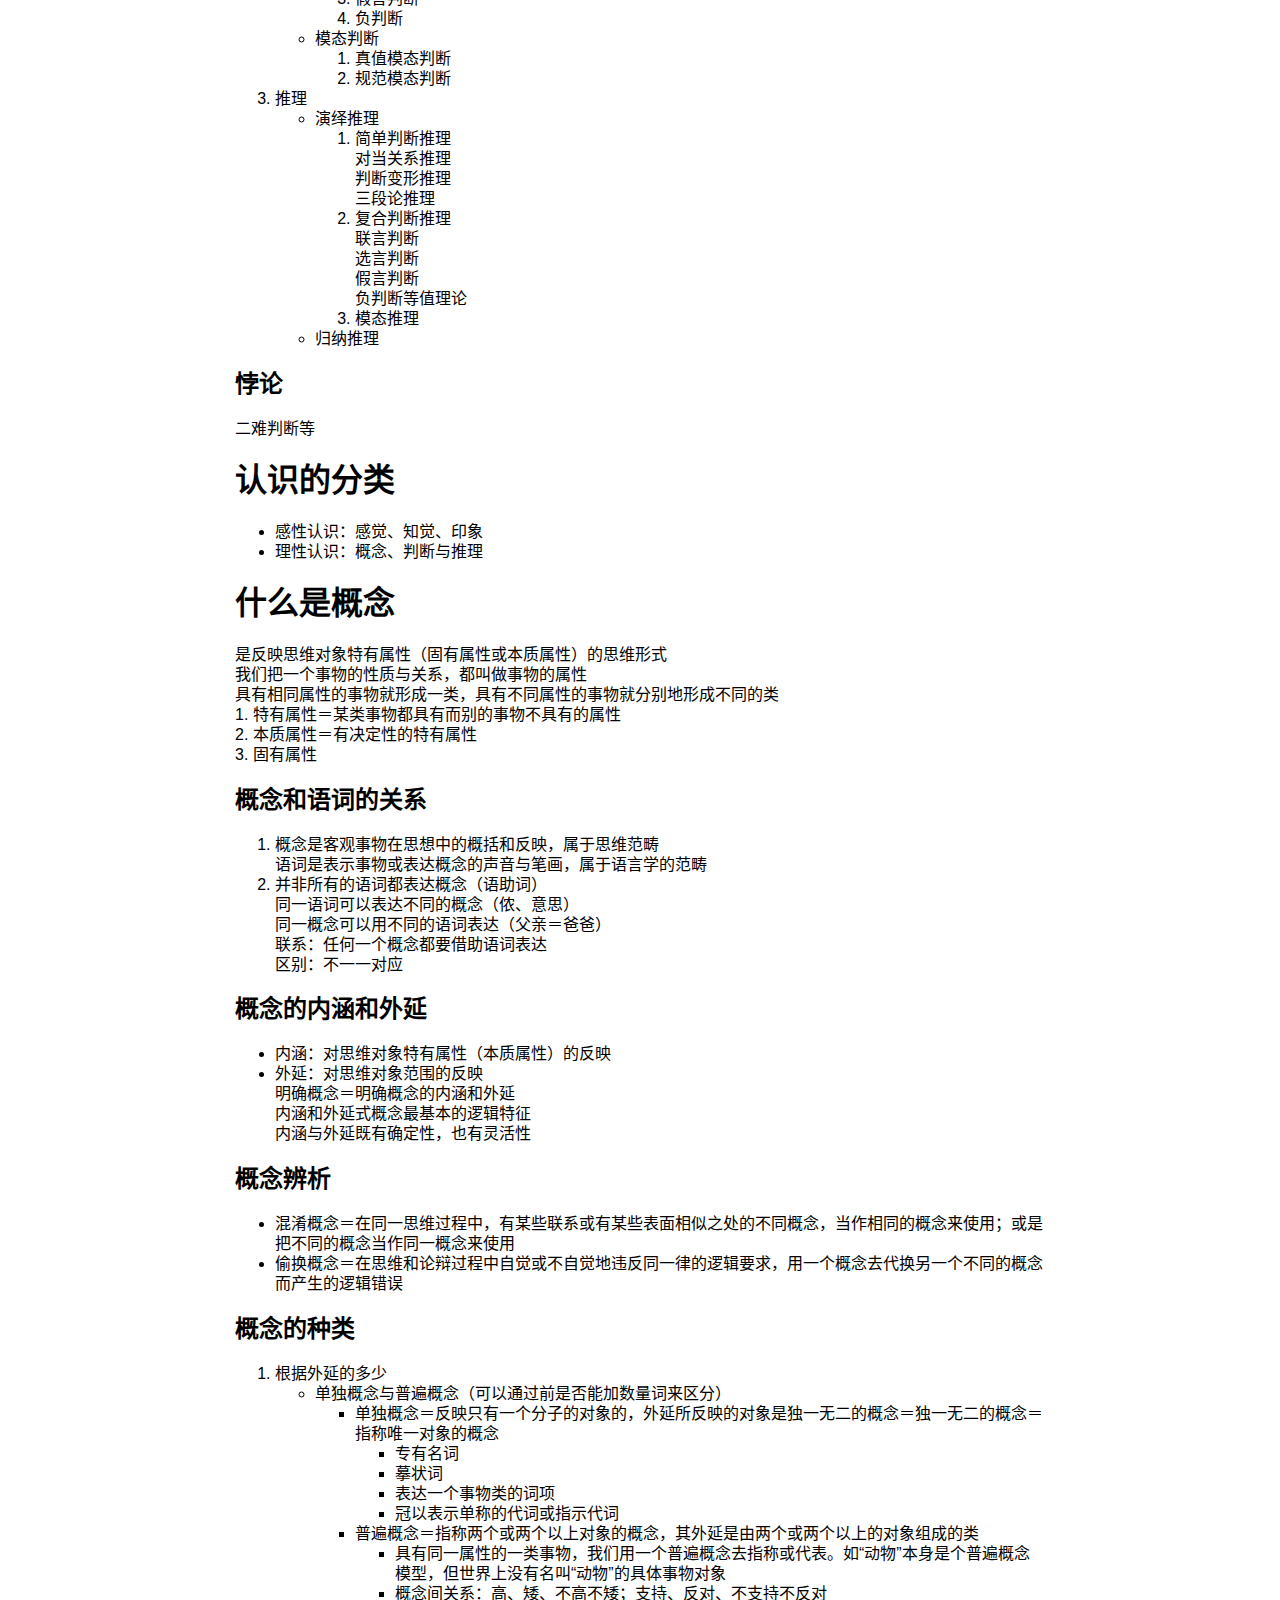
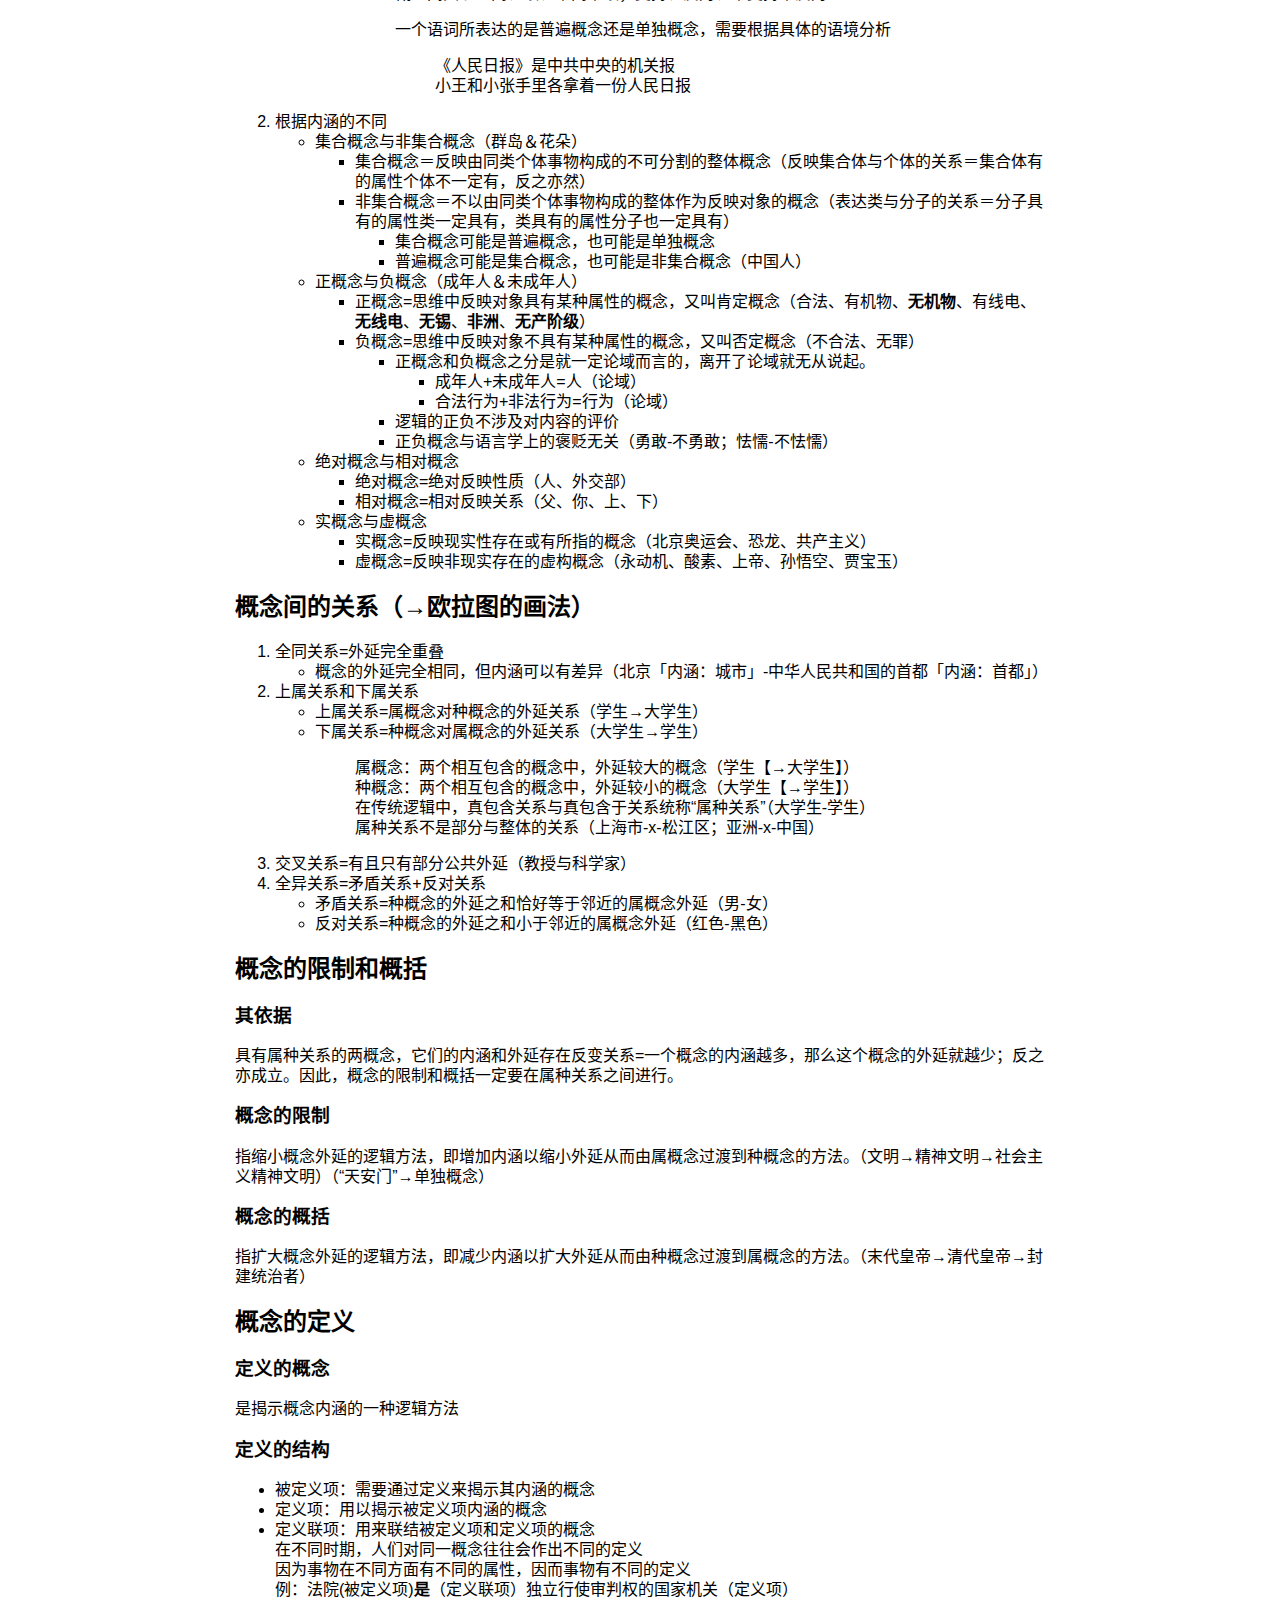
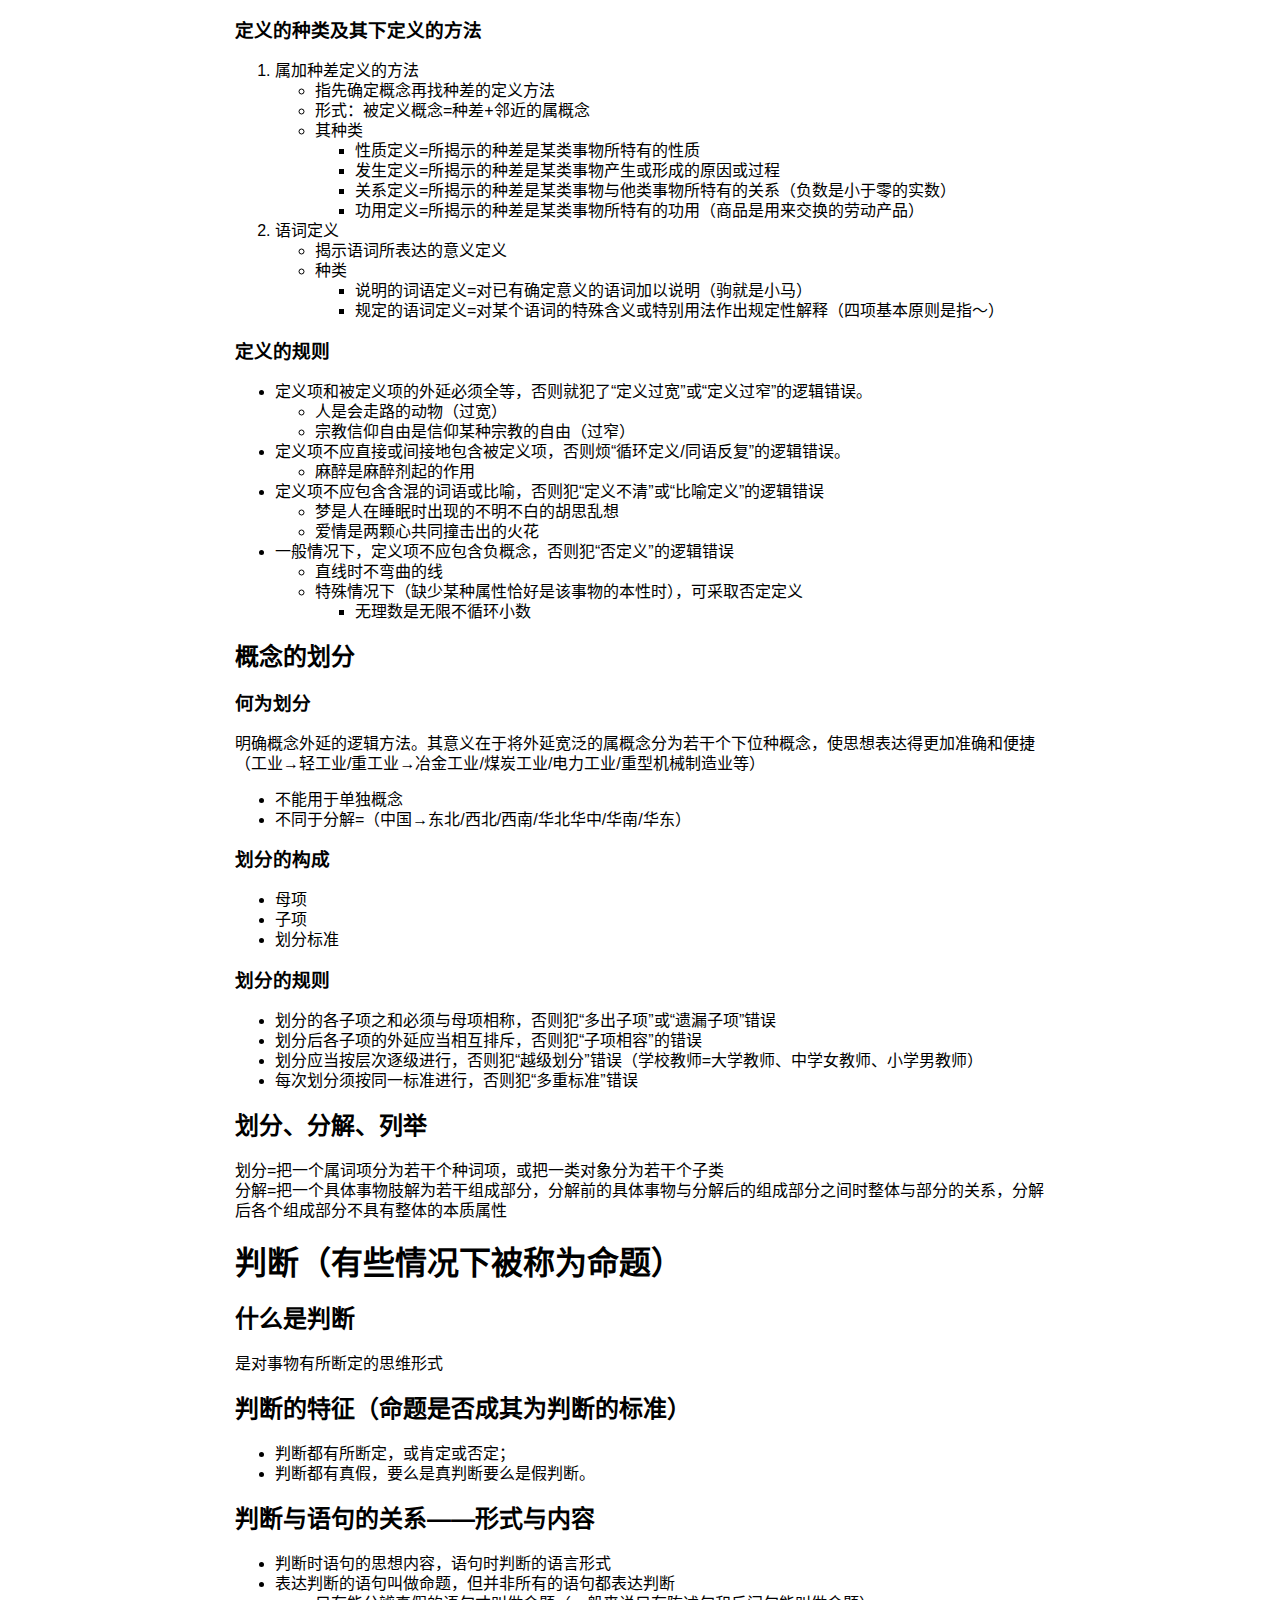
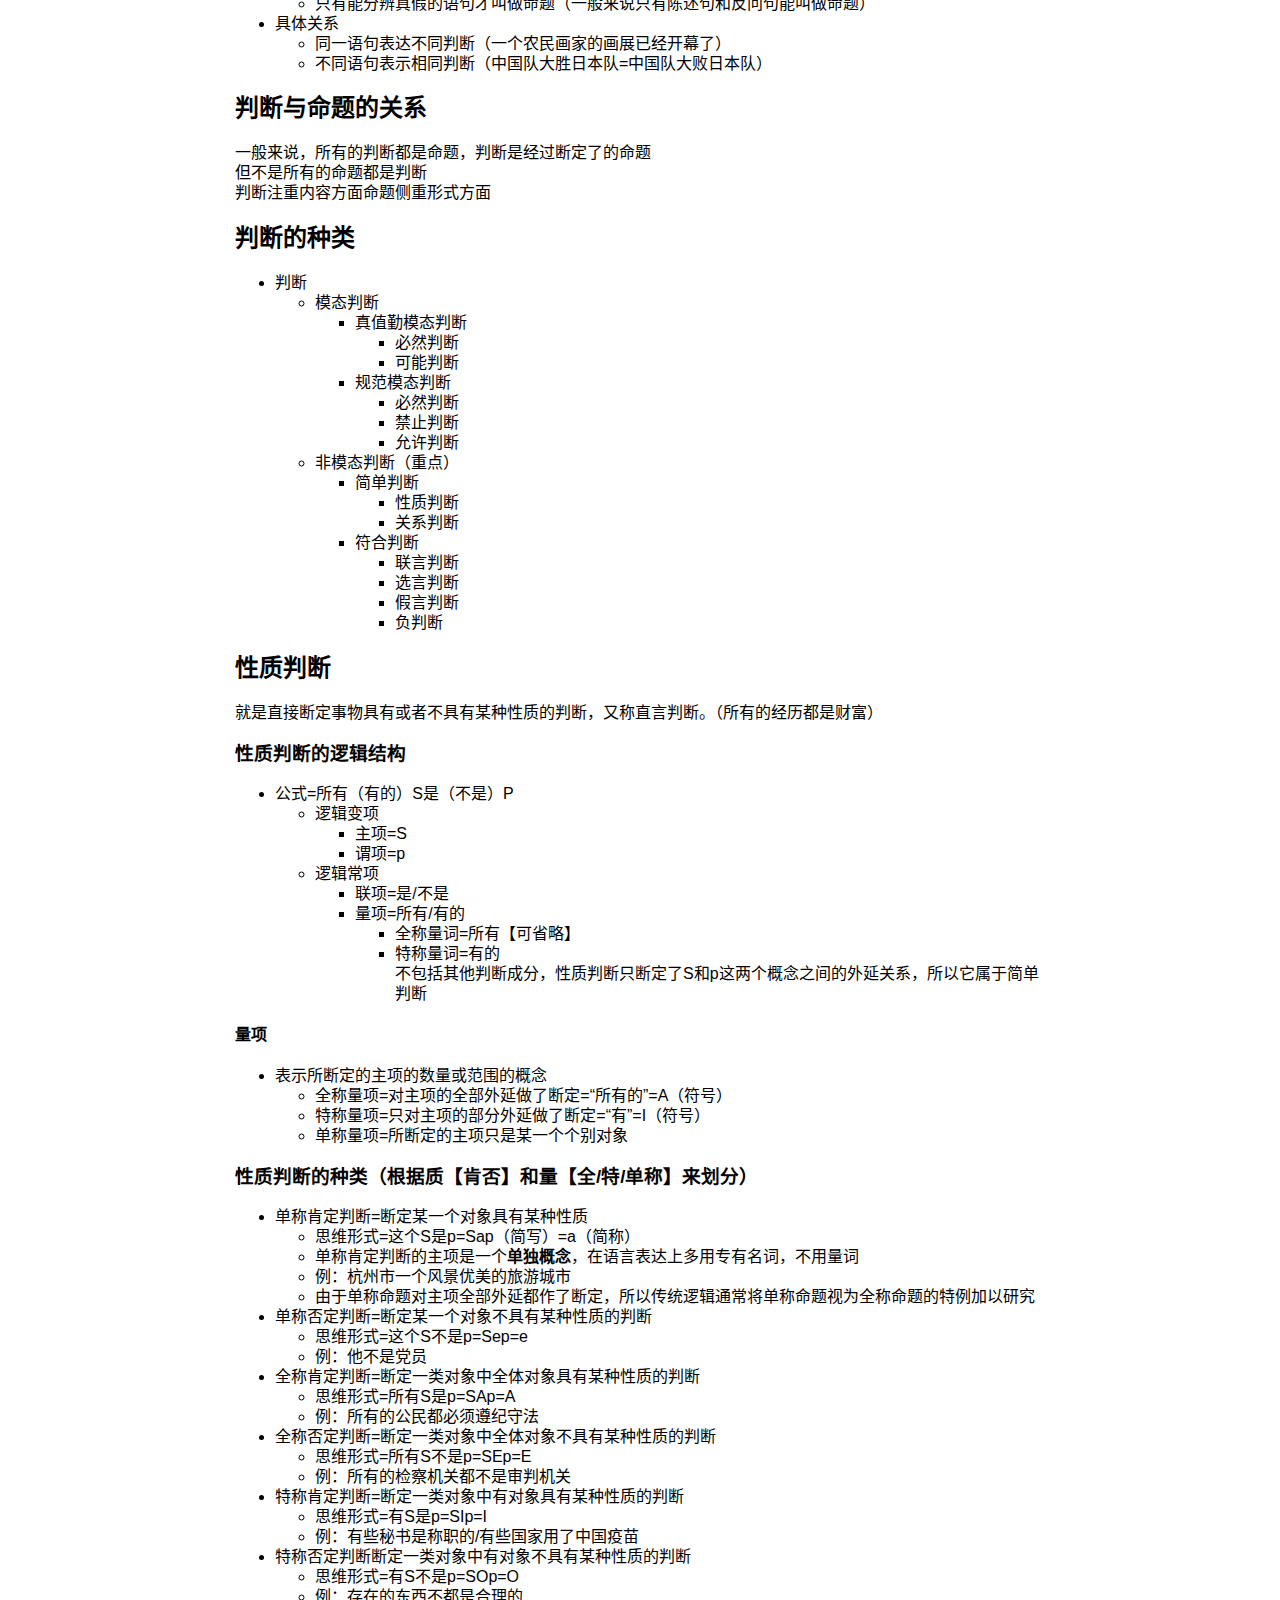
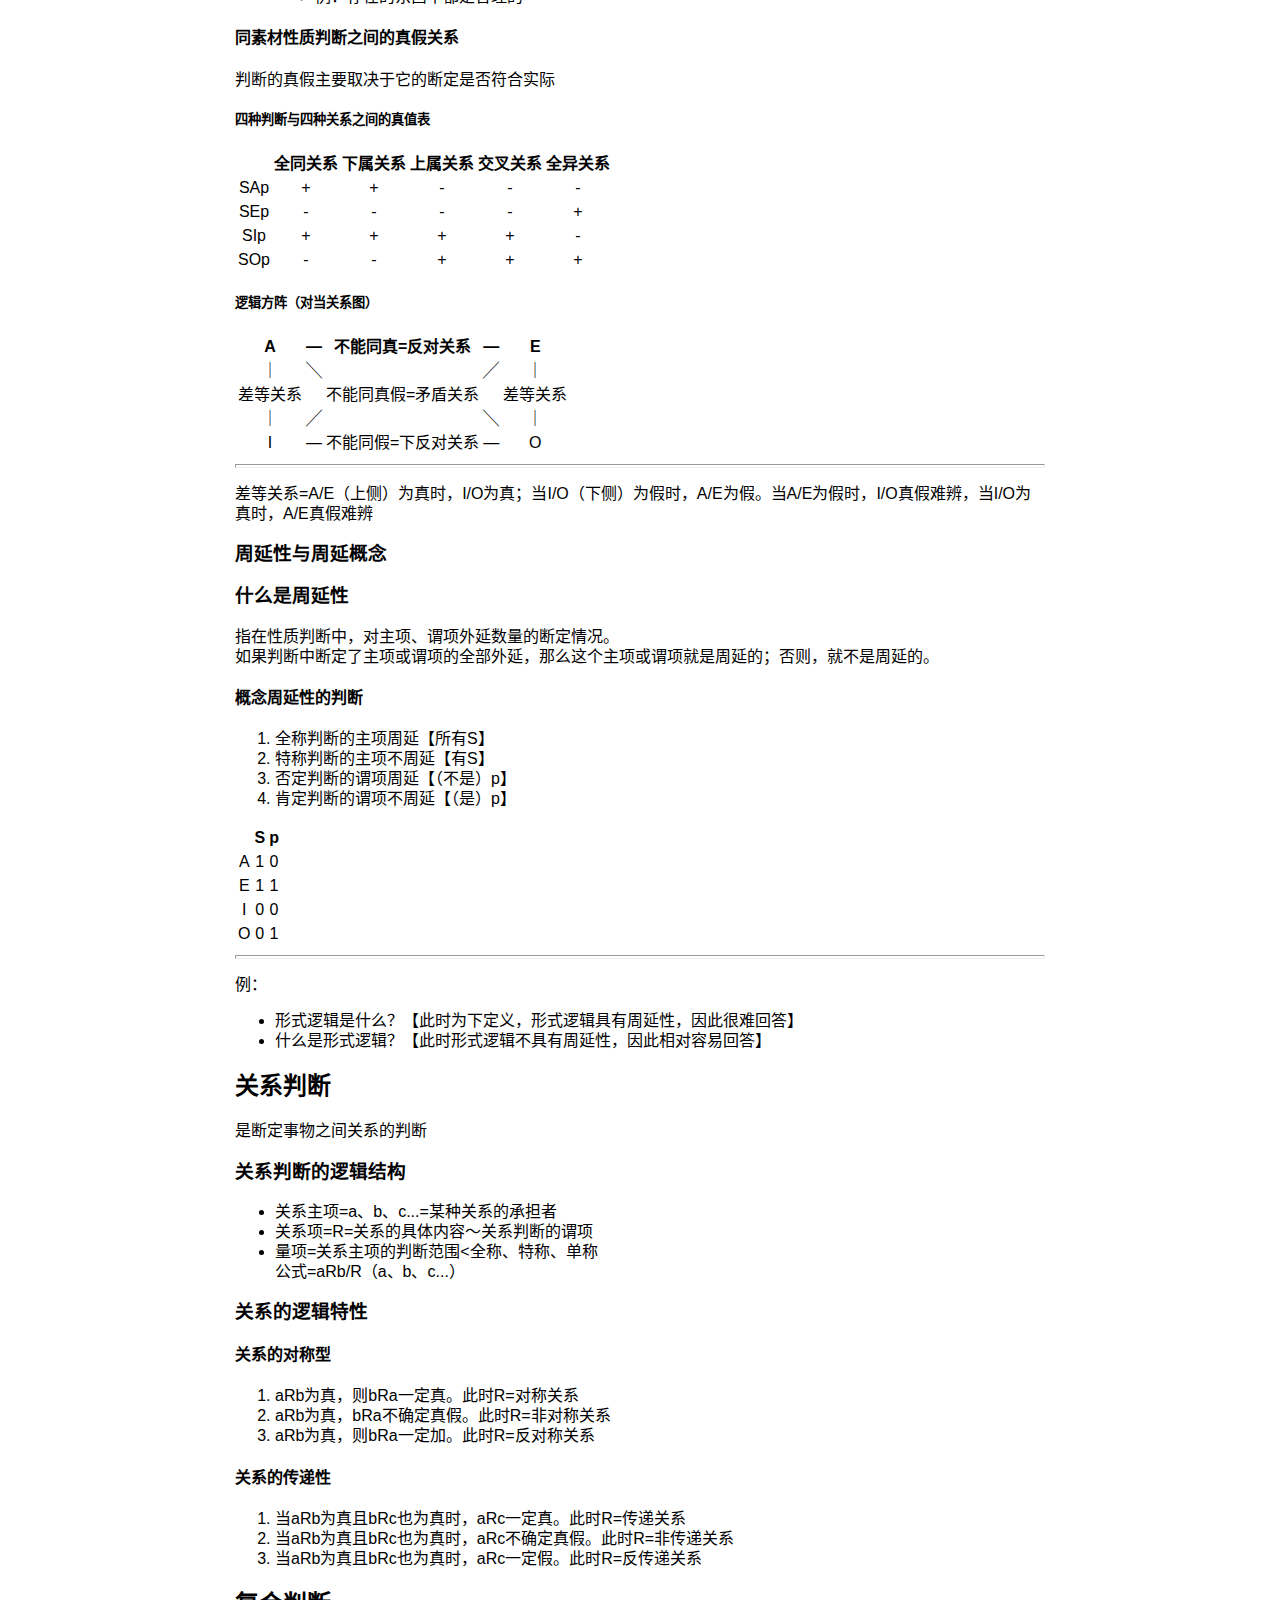
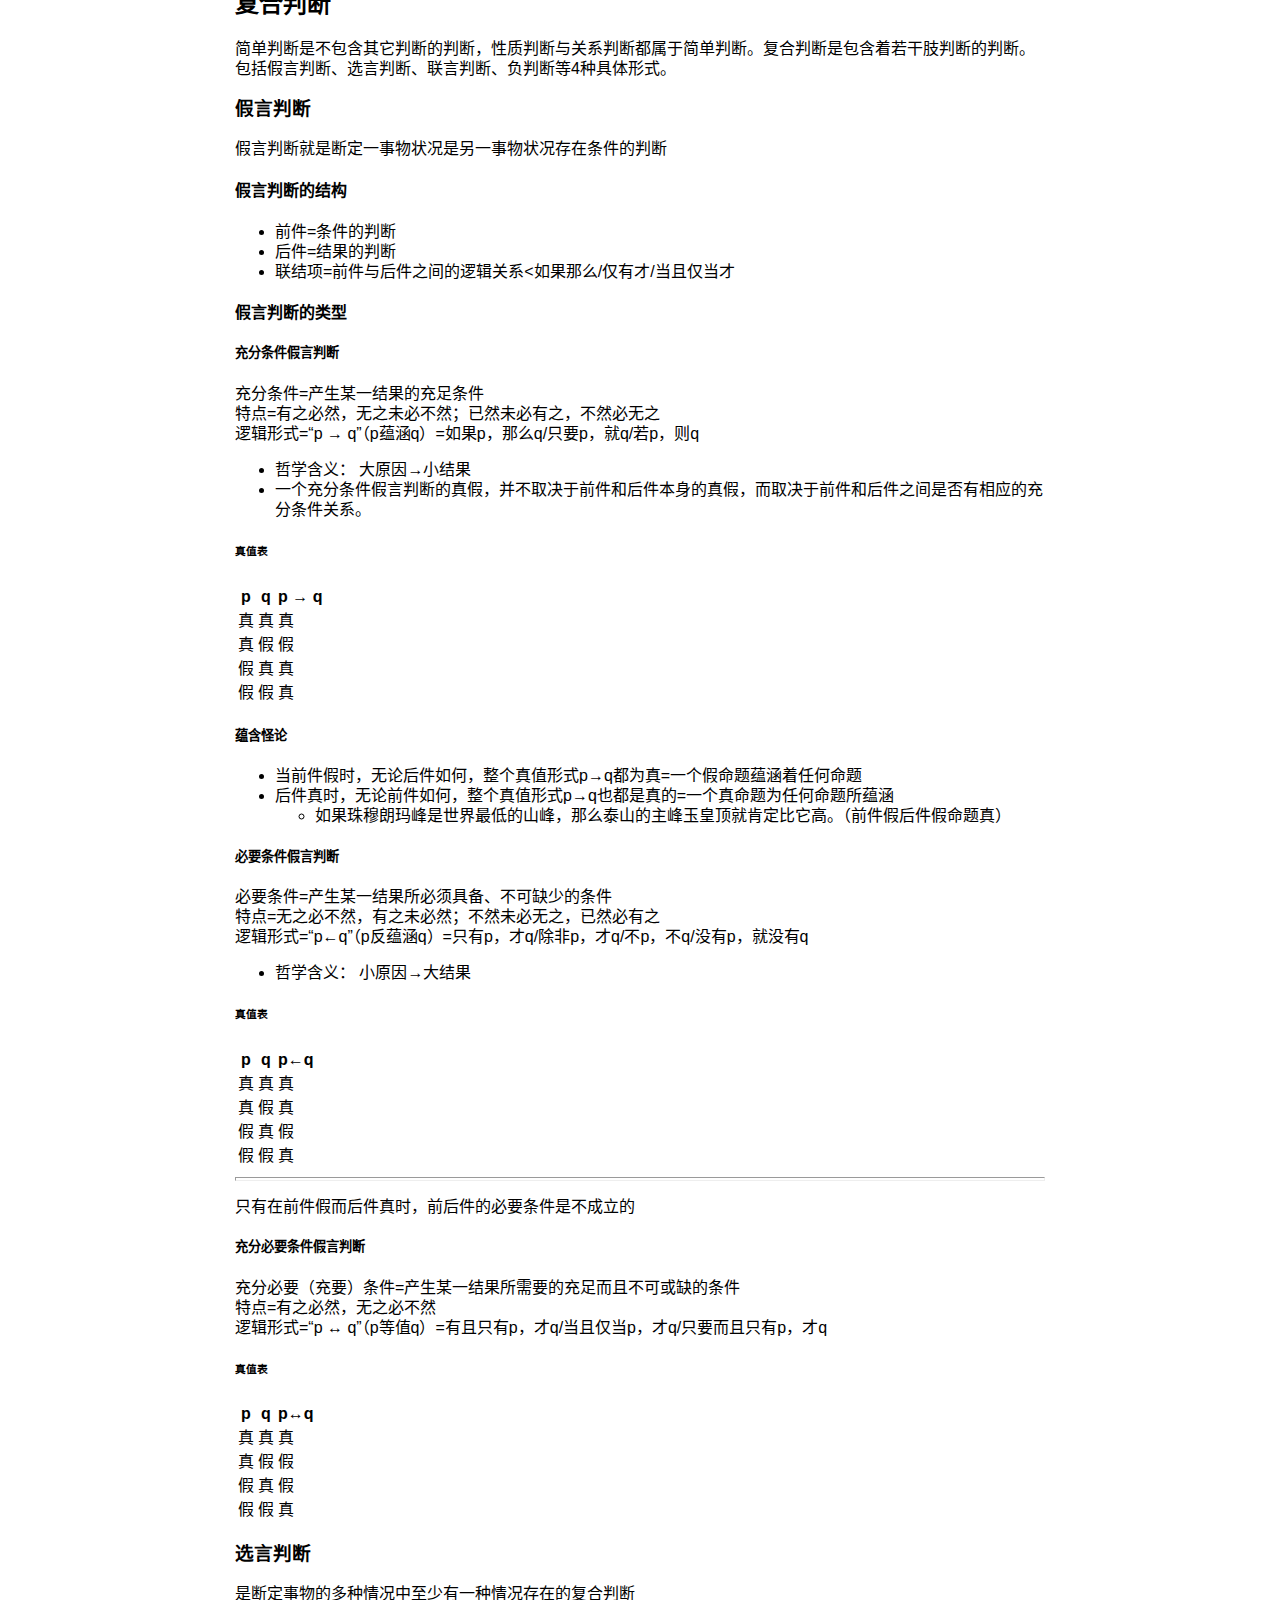
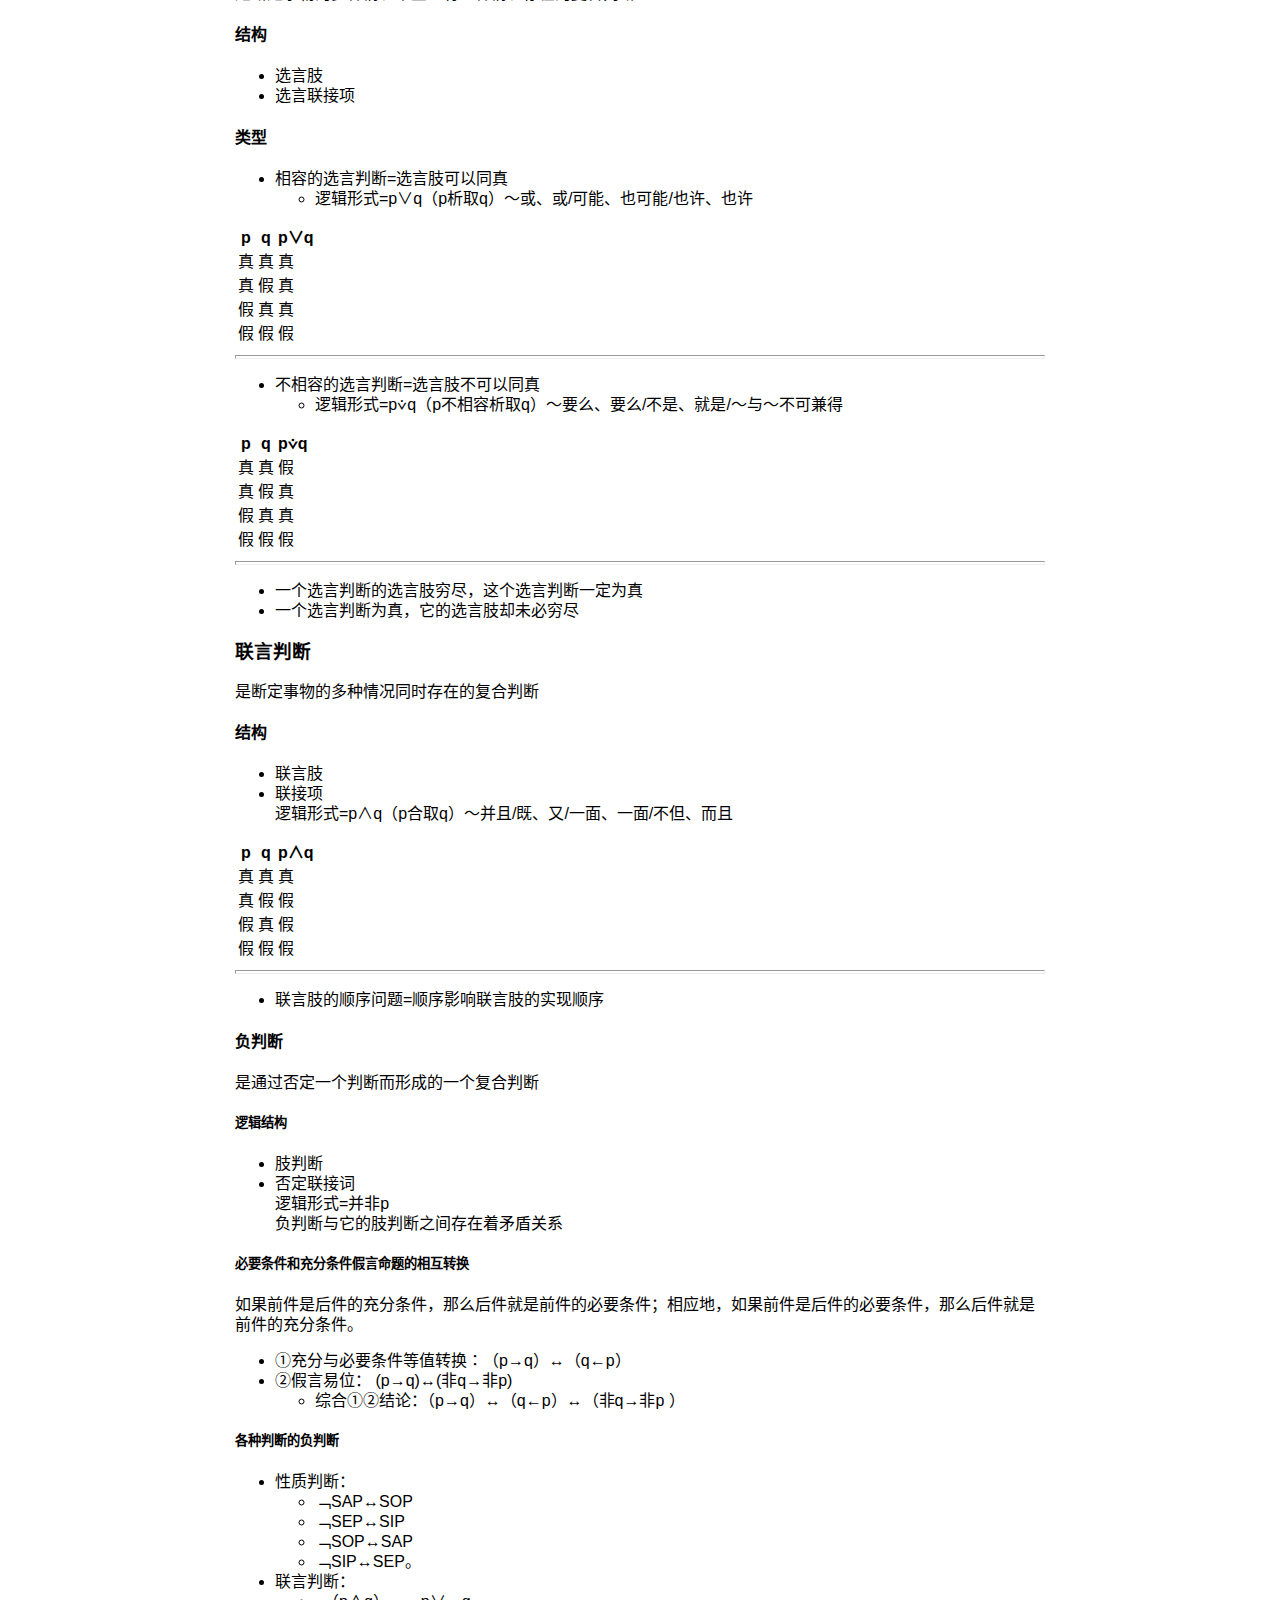
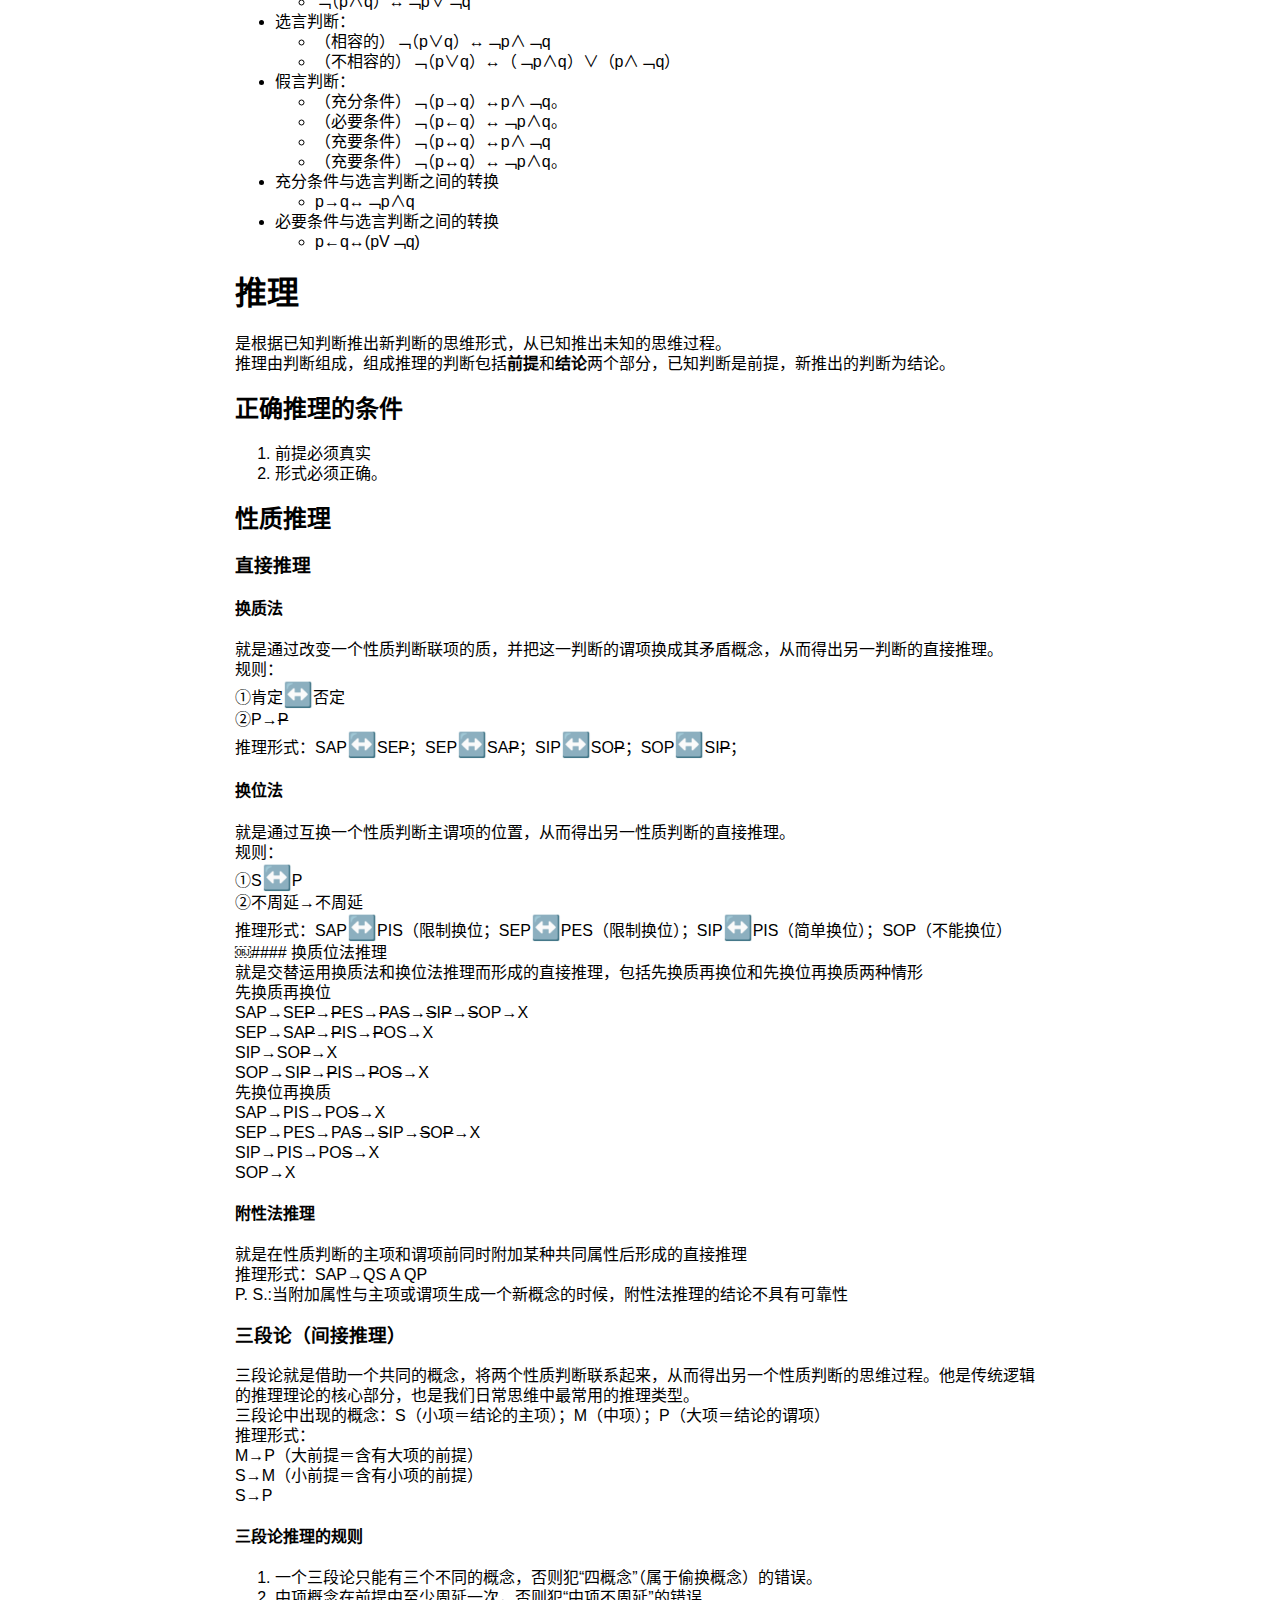
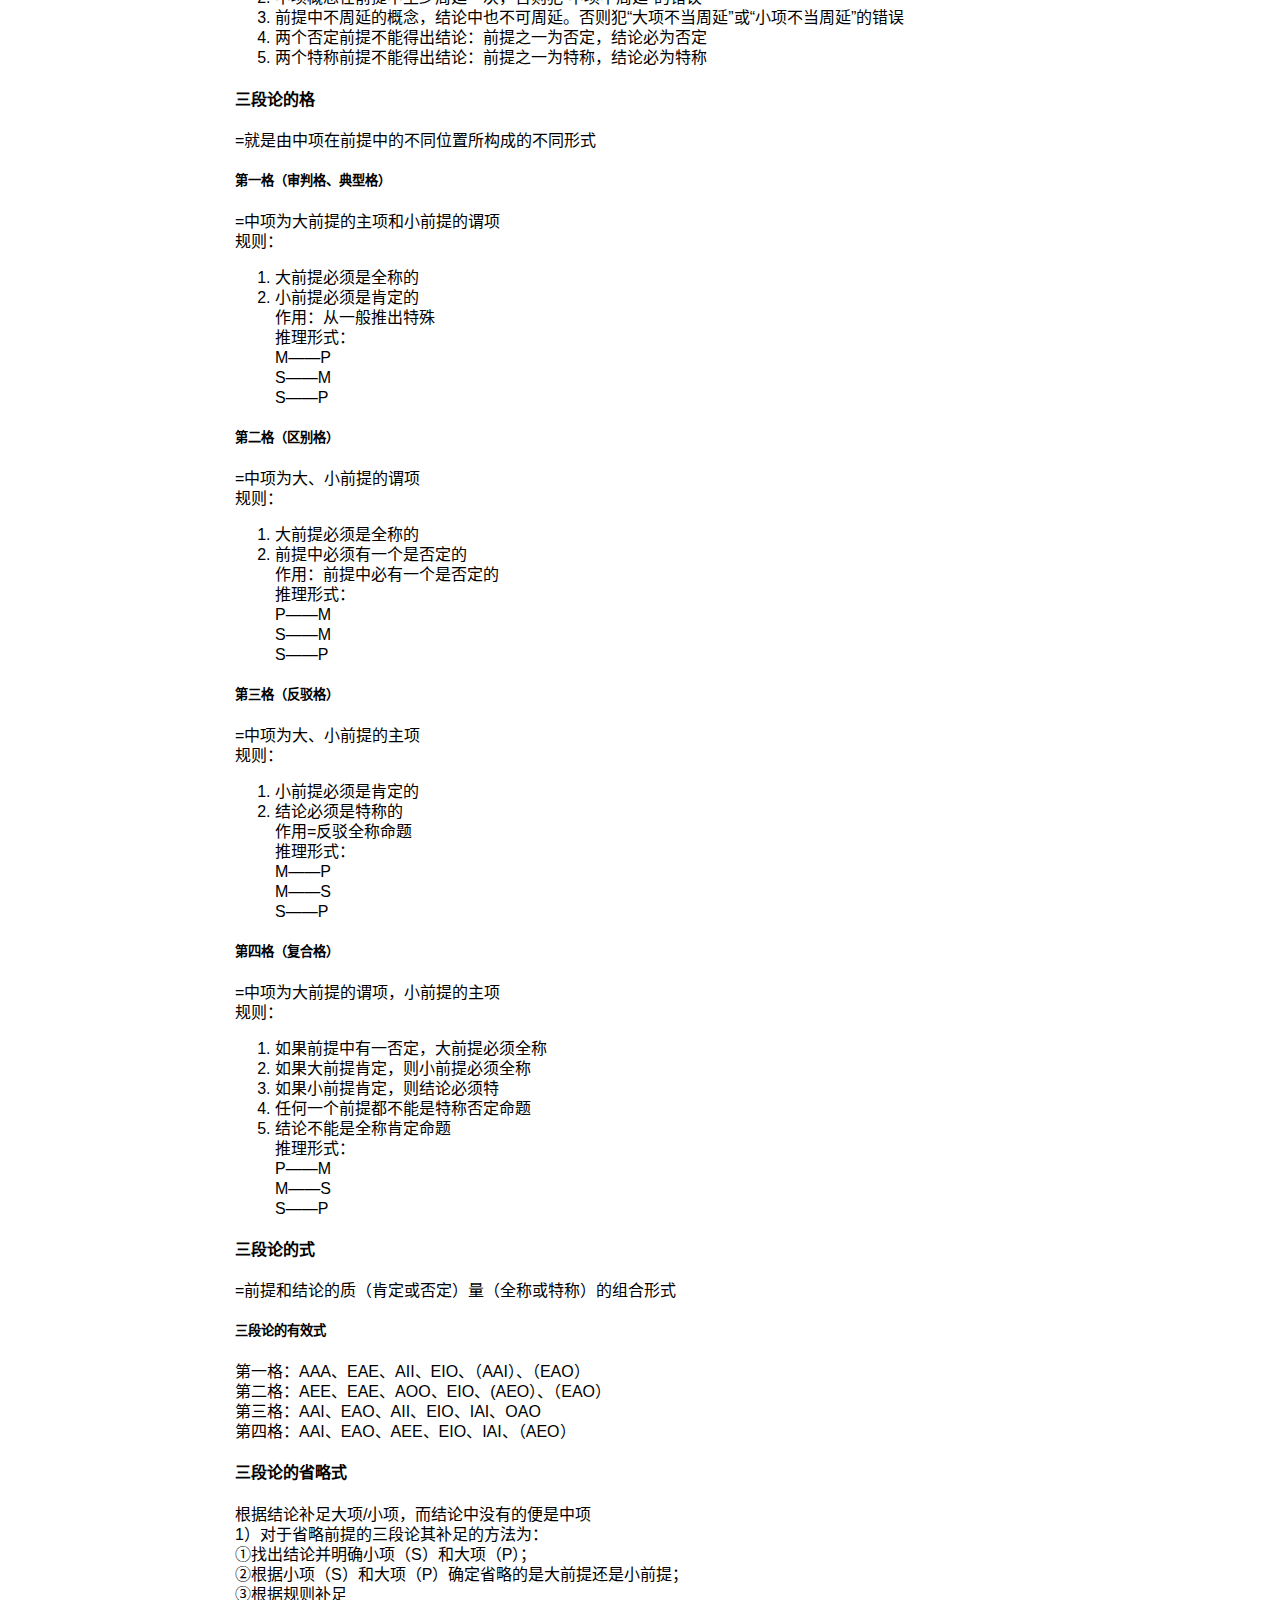
<file: docs/post/xing-shi-luo-ji-bi-ji-（-ce-shi-yong-）.html>
<!DOCTYPE html>
<html data-color-mode="light" data-dark-theme="dark" data-light-theme="light" lang="zh-CN">
<head>
    <meta content="text/html; charset=utf-8" http-equiv="content-type" />
    <meta name="viewport" content="width=device-width,initial-scale=1.0">
    <meta http-equiv="X-UA-Compatible" content="IE=edge">
    <link href='https://mirrors.sustech.edu.cn/cdnjs/ajax/libs/Primer/21.0.7/primer.css' rel='stylesheet' />
    
    <link rel="icon" href="https://shauson.github.io/music-design-by-geralt-vectorized.svg"><script>
        let theme = localStorage.getItem("meek_theme") || "light";
        document.documentElement.setAttribute("data-color-mode", theme);
    </script>
<meta name="description" content="---
> 逻辑学  
> 形式逻辑  
>> 传统形式逻辑  
>>> 演绎  
>>> 归纳  
>> 现代形式逻辑  
>>> 数理逻辑  
>>> 人工逻辑  
> 辩证逻辑  
  
# 逻辑学的研究对象＝理性思维  
形式逻辑的研究对象＝思维形式及其规律，同时也涉及一些简单的逻辑方法  
## 思维形式：思维内容的组成和表达方式（＝概念、判断、推理）  
### 思维形式类型  
1. 所有的S是P（性质判断）＝所有的日本国民都是日本义务教育的对象  
2. aRb（关系判断）＝芥川龙之介来过中国  
3. 如果p，那么q（复合判断＝假言判断＋连言判断＋选言判断）  
### 思维形式的构成：逻辑常项、逻辑变项  
1. 逻辑常项＝“所有的，是”“R”“如果，那么”  
    R的处理：在性质判断中，”S“是主项，P是”谓项“，因此常项很好处理。">
<meta property="og:title" content="形式逻辑笔记（测试用）">
<meta property="og:description" content="---
> 逻辑学  
> 形式逻辑  
>> 传统形式逻辑  
>>> 演绎  
>>> 归纳  
>> 现代形式逻辑  
>>> 数理逻辑  
>>> 人工逻辑  
> 辩证逻辑  
  
# 逻辑学的研究对象＝理性思维  
形式逻辑的研究对象＝思维形式及其规律，同时也涉及一些简单的逻辑方法  
## 思维形式：思维内容的组成和表达方式（＝概念、判断、推理）  
### 思维形式类型  
1. 所有的S是P（性质判断）＝所有的日本国民都是日本义务教育的对象  
2. aRb（关系判断）＝芥川龙之介来过中国  
3. 如果p，那么q（复合判断＝假言判断＋连言判断＋选言判断）  
### 思维形式的构成：逻辑常项、逻辑变项  
1. 逻辑常项＝“所有的，是”“R”“如果，那么”  
    R的处理：在性质判断中，”S“是主项，P是”谓项“，因此常项很好处理。">
<meta property="og:type" content="article">
<meta property="og:url" content="https://shauson.github.io/post/xing-shi-luo-ji-bi-ji-%EF%BC%88-ce-shi-yong-%EF%BC%89.html">
<meta property="og:image" content="https://shauson.github.io/music-design-by-geralt-vectorized.svg">
<title>形式逻辑笔记（测试用）</title>



</head>
<style>
body{box-sizing: border-box;min-width: 200px;max-width: 900px;margin: 20px auto;padding: 45px;font-size: 16px;font-family: sans-serif;line-height: 1.25;}
#header{display:flex;padding-bottom:8px;border-bottom: 1px solid var(--borderColor-muted, var(--color-border-muted));margin-bottom: 16px;}
#footer {margin-top:64px; text-align: center;font-size: small;}

</style>

<style>
.postTitle{margin: auto 0;font-size:40px;font-weight:bold;}
.title-right{display:flex;margin:auto 0 0 auto;}
.title-right .circle{padding: 14px 16px;margin-right:8px;}
#postBody{border-bottom: 1px solid var(--color-border-default);padding-bottom:36px;}
#postBody hr{height:2px;}
#cmButton{height:48px;margin-top:48px;}
#comments{margin-top:64px;}
.g-emoji{font-size:24px;}
@media (max-width: 600px) {
    body {padding: 8px;}
    .postTitle{font-size:24px;}
}

</style>
<style>#vertwrap{position:fixed;top:0;left:0;width:100vw;height:100vh;z-index:9999;pointer-events:auto;overflow:hidden;}#vertwrap iframe{border:none;transform:rotate(90deg);transform-origin:top left;width:calc(100vh);height:calc(100vw);position:absolute;top:0;left:calc(100vw);}</style>



<body>
    <div id="header">
<h1 class="postTitle">形式逻辑笔记（测试用）</h1>
<div class="title-right">
    <a href="https://shauson.github.io" id="buttonHome" class="btn btn-invisible circle" title="首页">
        <svg class="octicon" width="16" height="16">
            <path id="pathHome" fill-rule="evenodd"></path>
        </svg>
    </a>
    
    <a href="https://github.com/shauson/shauson.github.io/issues/2" target="_blank" class="btn btn-invisible circle" title="Issue">
        <svg class="octicon" width="16" height="16">
            <path id="pathIssue" fill-rule="evenodd"></path>
        </svg>
    </a>
    

    <a class="btn btn-invisible circle" onclick="modeSwitch();" title="切换主题">
        <svg class="octicon" width="16" height="16" >
            <path id="themeSwitch" fill-rule="evenodd"></path>
        </svg>
    </a>

</div>
</div>
    <div id="content">
<div class="markdown-body" id="postBody"><hr>
<blockquote>
<p>逻辑学<br>
形式逻辑</p>
<blockquote>
<p>传统形式逻辑</p>
<blockquote>
<p>演绎<br>
归纳<br>
现代形式逻辑<br>
数理逻辑<br>
人工逻辑<br>
辩证逻辑</p>
</blockquote>
</blockquote>
</blockquote>
<h1>逻辑学的研究对象＝理性思维</h1>
<p>形式逻辑的研究对象＝思维形式及其规律，同时也涉及一些简单的逻辑方法</p>
<h2>思维形式：思维内容的组成和表达方式（＝概念、判断、推理）</h2>
<h3>思维形式类型</h3>
<ol>
<li>所有的S是P（性质判断）＝所有的日本国民都是日本义务教育的对象</li>
<li>aRb（关系判断）＝芥川龙之介来过中国</li>
<li>如果p，那么q（复合判断＝假言判断＋连言判断＋选言判断）</li>
</ol>
<h3>思维形式的构成：逻辑常项、逻辑变项</h3>
<ol>
<li>逻辑常项＝“所有的，是”“R”“如果，那么”<br>
R的处理：在性质判断中，”S“是主项，P是”谓项“，因此常项很好处理。那关系判断中的常项为何呢？因为”a“、”b“都是主项，所以将”R“作为常项是合理的<br>
逻辑常项决定思维的形式结构的类型</li>
<li>逻辑变项＝S、P、a、b、p、q</li>
</ol>
<h2>规律：同一律、矛盾律、排中律</h2>
<ol>
<li>同一律：在同一个思维过程中，概念和命题的含义必须保持同一<br>
即A＝A，A既可以是一个概念也可以是一个命题<br>
歧义和曲解会违反同一律，也称偷换概念或偷换论题</li>
<li>矛盾律：不矛盾律的简称。不能同时肯定两个互相矛盾的判断，必有一假。<br>
即不能有相互矛盾的内涵。<br>
对于命题，矛盾律指命题和其负命题不能同时为真</li>
<li>排中率：两个相反的概念不能同时为假</li>
</ol>
<h2>逻辑方法：定义、划分、限制、概括、论证</h2>
<ol>
<li>定义：五种直接影响到战争胜负的基本因素是道、天、地、将、发</li>
<li>划分：第一世界｜第二世界｜第三世界、发展中国家｜发达国家</li>
<li>限制：球－足球－中国足球</li>
<li>概括：中国足球－足球－求</li>
<li>论证：演绎论证、归纳论证、反驳</li>
</ol>
<h1>形式逻辑知识系统</h1>
<ol>
<li>概念
<ul>
<li>知识
<ol>
<li>概念的特征：内涵</li>
<li>概念的分类：外延</li>
<li>概念间关系</li>
</ol>
</li>
<li>方法
<ol>
<li>定义</li>
<li>划分</li>
<li>限制与概括</li>
</ol>
</li>
</ul>
</li>
<li>判断
<ul>
<li>简单判断
<ol>
<li>性质判断</li>
<li>关系判断</li>
</ol>
</li>
<li>复合判断
<ol>
<li>联言判断</li>
<li>选言判断</li>
<li>假言判断</li>
<li>负判断</li>
</ol>
</li>
<li>模态判断
<ol>
<li>真值模态判断</li>
<li>规范模态判断</li>
</ol>
</li>
</ul>
</li>
<li>推理
<ul>
<li>演绎推理
<ol>
<li>简单判断推理<br>
对当关系推理<br>
判断变形推理<br>
三段论推理</li>
<li>复合判断推理<br>
联言判断<br>
选言判断<br>
假言判断<br>
负判断等值理论</li>
<li>模态推理</li>
</ol>
</li>
<li>归纳推理</li>
</ul>
</li>
</ol>
<h2>悖论</h2>
<p>二难判断等</p>
<h1>认识的分类</h1>
<ul>
<li>感性认识：感觉、知觉、印象</li>
<li>理性认识：概念、判断与推理</li>
</ul>
<h1>什么是概念</h1>
<p>是反映思维对象特有属性（固有属性或本质属性）的思维形式<br>
我们把一个事物的性质与关系，都叫做事物的属性<br>
具有相同属性的事物就形成一类，具有不同属性的事物就分别地形成不同的类<br>
1. 特有属性＝某类事物都具有而别的事物不具有的属性<br>
2. 本质属性＝有决定性的特有属性<br>
3. 固有属性</p>
<h2>概念和语词的关系</h2>
<ol>
<li>概念是客观事物在思想中的概括和反映，属于思维范畴<br>语词是表示事物或表达概念的声音与笔画，属于语言学的范畴</li>
<li>并非所有的语词都表达概念（语助词）<br>同一语词可以表达不同的概念（侬、意思）<br>同一概念可以用不同的语词表达（父亲＝爸爸）<br>
联系：任何一个概念都要借助语词表达<br>
区别：不一一对应</li>
</ol>
<h2>概念的内涵和外延</h2>
<ul>
<li>内涵：对思维对象特有属性（本质属性）的反映</li>
<li>外延：对思维对象范围的反映<br>
明确概念＝明确概念的内涵和外延<br>
内涵和外延式概念最基本的逻辑特征<br>
内涵与外延既有确定性，也有灵活性</li>
</ul>
<h2>概念辨析</h2>
<ul>
<li>混淆概念＝在同一思维过程中，有某些联系或有某些表面相似之处的不同概念，当作相同的概念来使用；或是把不同的概念当作同一概念来使用</li>
<li>偷换概念＝在思维和论辩过程中自觉或不自觉地违反同一律的逻辑要求，用一个概念去代换另一个不同的概念而产生的逻辑错误</li>
</ul>
<h2>概念的种类</h2>
<ol>
<li>根据外延的多少
<ul>
<li>单独概念与普遍概念（可以通过前是否能加数量词来区分）
<ul>
<li>单独概念＝反映只有一个分子的对象的，外延所反映的对象是独一无二的概念＝独一无二的概念＝指称唯一对象的概念
<ul>
<li>专有名词</li>
<li>摹状词</li>
<li>表达一个事物类的词项</li>
<li>冠以表示单称的代词或指示代词</li>
</ul>
</li>
<li>普遍概念＝指称两个或两个以上对象的概念，其外延是由两个或两个以上的对象组成的类
<ul>
<li>具有同一属性的一类事物，我们用一个普遍概念去指称或代表。如“动物”本身是个普遍概念模型，但世界上没有名叫“动物”的具体事物对象</li>
<li>概念间关系：高、矮、不高不矮；支持、反对、不支持不反对</li>
</ul>
<blockquote>
<p>一个语词所表达的是普遍概念还是单独概念，需要根据具体的语境分析</p>
<blockquote>
<p>《人民日报》是中共中央的机关报<br>
小王和小张手里各拿着一份人民日报</p>
</blockquote>
</blockquote>
</li>
</ul>
</li>
</ul>
</li>
<li>根据内涵的不同
<ul>
<li>集合概念与非集合概念（群岛＆花朵）
<ul>
<li>集合概念＝反映由同类个体事物构成的不可分割的整体概念（反映集合体与个体的关系＝集合体有的属性个体不一定有，反之亦然）</li>
<li>非集合概念＝不以由同类个体事物构成的整体作为反映对象的概念（表达类与分子的关系＝分子具有的属性类一定具有，类具有的属性分子也一定具有）
<ul>
<li>集合概念可能是普遍概念，也可能是单独概念</li>
<li>普遍概念可能是集合概念，也可能是非集合概念（中国人）</li>
</ul>
</li>
</ul>
</li>
<li>正概念与负概念（成年人＆未成年人）
<ul>
<li>正概念=思维中反映对象具有某种属性的概念，又叫肯定概念（合法、有机物、<strong>无机物</strong>、有线电、<strong>无线电</strong>、<strong>无锡</strong>、<strong>非洲</strong>、<strong>无产阶级</strong>）</li>
<li>负概念=思维中反映对象不具有某种属性的概念，又叫否定概念（不合法、无罪）
<ul>
<li>正概念和负概念之分是就一定论域而言的，离开了论域就无从说起。
<ul>
<li>成年人+未成年人=人（论域）</li>
<li>合法行为+非法行为=行为（论域）</li>
</ul>
</li>
<li>逻辑的正负不涉及对内容的评价</li>
<li>正负概念与语言学上的褒贬无关（勇敢-不勇敢；怯懦-不怯懦）</li>
</ul>
</li>
</ul>
</li>
<li>绝对概念与相对概念
<ul>
<li>绝对概念=绝对反映性质（人、外交部）</li>
<li>相对概念=相对反映关系（父、你、上、下）</li>
</ul>
</li>
<li>实概念与虚概念
<ul>
<li>实概念=反映现实性存在或有所指的概念（北京奥运会、恐龙、共产主义）</li>
<li>虚概念=反映非现实存在的虚构概念（永动机、酸素、上帝、孙悟空、贾宝玉）</li>
</ul>
</li>
</ul>
</li>
</ol>
<h2>概念间的关系（→欧拉图的画法）</h2>
<ol>
<li>全同关系=外延完全重叠
<ul>
<li>概念的外延完全相同，但内涵可以有差异（北京「内涵：城市」-中华人民共和国的首都「内涵：首都」）</li>
</ul>
</li>
<li>上属关系和下属关系
<ul>
<li>上属关系=属概念对种概念的外延关系（学生→大学生）</li>
<li>下属关系=种概念对属概念的外延关系（大学生→学生）
<blockquote>
<p>属概念：两个相互包含的概念中，外延较大的概念（学生【→大学生】）<br>
种概念：两个相互包含的概念中，外延较小的概念（大学生【→学生】）<br>
在传统逻辑中，真包含关系与真包含于关系统称“属种关系”（大学生-学生）<br>
属种关系不是部分与整体的关系（上海市-x-松江区；亚洲-x-中国）</p>
</blockquote>
</li>
</ul>
</li>
<li>交叉关系=有且只有部分公共外延（教授与科学家）</li>
<li>全异关系=矛盾关系+反对关系
<ul>
<li>矛盾关系=种概念的外延之和恰好等于邻近的属概念外延（男-女）</li>
<li>反对关系=种概念的外延之和小于邻近的属概念外延（红色-黑色）</li>
</ul>
</li>
</ol>
<h2>概念的限制和概括</h2>
<h3>其依据</h3>
<p>具有属种关系的两概念，它们的内涵和外延存在反变关系=一个概念的内涵越多，那么这个概念的外延就越少；反之亦成立。因此，概念的限制和概括一定要在属种关系之间进行。</p>
<h3>概念的限制</h3>
<p>指缩小概念外延的逻辑方法，即增加内涵以缩小外延从而由属概念过渡到种概念的方法。（文明→精神文明→社会主义精神文明）（“天安门”→单独概念）</p>
<h3>概念的概括</h3>
<p>指扩大概念外延的逻辑方法，即减少内涵以扩大外延从而由种概念过渡到属概念的方法。（末代皇帝→清代皇帝→封建统治者）</p>
<h2>概念的定义</h2>
<h3>定义的概念</h3>
<p>是揭示概念内涵的一种逻辑方法</p>
<h3>定义的结构</h3>
<ul>
<li>被定义项：需要通过定义来揭示其内涵的概念</li>
<li>定义项：用以揭示被定义项内涵的概念</li>
<li>定义联项：用来联结被定义项和定义项的概念<br>
在不同时期，人们对同一概念往往会作出不同的定义<br>
因为事物在不同方面有不同的属性，因而事物有不同的定义<br>
例：法院(被定义项)<strong>是</strong>（定义联项）独立行使审判权的国家机关（定义项）</li>
</ul>
<h3>定义的种类及其下定义的方法</h3>
<ol>
<li>属加种差定义的方法
<ul>
<li>指先确定概念再找种差的定义方法</li>
<li>形式：被定义概念=种差+邻近的属概念</li>
<li>其种类
<ul>
<li>性质定义=所揭示的种差是某类事物所特有的性质</li>
<li>发生定义=所揭示的种差是某类事物产生或形成的原因或过程</li>
<li>关系定义=所揭示的种差是某类事物与他类事物所特有的关系（负数是小于零的实数）</li>
<li>功用定义=所揭示的种差是某类事物所特有的功用（商品是用来交换的劳动产品）</li>
</ul>
</li>
</ul>
</li>
<li>语词定义
<ul>
<li>揭示语词所表达的意义定义</li>
<li>种类
<ul>
<li>说明的词语定义=对已有确定意义的语词加以说明（驹就是小马）</li>
<li>规定的语词定义=对某个语词的特殊含义或特别用法作出规定性解释（四项基本原则是指～）</li>
</ul>
</li>
</ul>
</li>
</ol>
<h3>定义的规则</h3>
<ul>
<li>定义项和被定义项的外延必须全等，否则就犯了“定义过宽”或“定义过窄”的逻辑错误。
<ul>
<li>人是会走路的动物（过宽）</li>
<li>宗教信仰自由是信仰某种宗教的自由（过窄）</li>
</ul>
</li>
<li>定义项不应直接或间接地包含被定义项，否则烦“循环定义/同语反复”的逻辑错误。
<ul>
<li>麻醉是麻醉剂起的作用</li>
</ul>
</li>
<li>定义项不应包含含混的词语或比喻，否则犯“定义不清”或“比喻定义”的逻辑错误
<ul>
<li>梦是人在睡眠时出现的不明不白的胡思乱想</li>
<li>爱情是两颗心共同撞击出的火花</li>
</ul>
</li>
<li>一般情况下，定义项不应包含负概念，否则犯“否定义”的逻辑错误
<ul>
<li>直线时不弯曲的线</li>
<li>特殊情况下（缺少某种属性恰好是该事物的本性时），可采取否定定义
<ul>
<li>无理数是无限不循环小数</li>
</ul>
</li>
</ul>
</li>
</ul>
<h2>概念的划分</h2>
<h3>何为划分</h3>
<p>明确概念外延的逻辑方法。其意义在于将外延宽泛的属概念分为若干个下位种概念，使思想表达得更加准确和便捷（工业→轻工业/重工业→冶金工业/煤炭工业/电力工业/重型机械制造业等）</p>
<ul>
<li>不能用于单独概念</li>
<li>不同于分解=（中国→东北/西北/西南/华北华中/华南/华东）</li>
</ul>
<h3>划分的构成</h3>
<ul>
<li>母项</li>
<li>子项</li>
<li>划分标准</li>
</ul>
<h3>划分的规则</h3>
<ul>
<li>划分的各子项之和必须与母项相称，否则犯“多出子项”或“遗漏子项”错误</li>
<li>划分后各子项的外延应当相互排斥，否则犯“子项相容”的错误</li>
<li>划分应当按层次逐级进行，否则犯“越级划分”错误（学校教师=大学教师、中学女教师、小学男教师）</li>
<li>每次划分须按同一标准进行，否则犯“多重标准”错误</li>
</ul>
<h2>划分、分解、列举</h2>
<p>划分=把一个属词项分为若干个种词项，或把一类对象分为若干个子类<br>
分解=把一个具体事物肢解为若干组成部分，分解前的具体事物与分解后的组成部分之间时整体与部分的关系，分解后各个组成部分不具有整体的本质属性</p>
<h1>判断（有些情况下被称为命题）</h1>
<h2>什么是判断</h2>
<p>是对事物有所断定的思维形式</p>
<h2>判断的特征（命题是否成其为判断的标准）</h2>
<ul>
<li>判断都有所断定，或肯定或否定；</li>
<li>判断都有真假，要么是真判断要么是假判断。</li>
</ul>
<h2>判断与语句的关系——形式与内容</h2>
<ul>
<li>判断时语句的思想内容，语句时判断的语言形式</li>
<li>表达判断的语句叫做命题，但并非所有的语句都表达判断
<ul>
<li>只有能分辨真假的语句才叫做命题（一般来说只有陈述句和反问句能叫做命题）</li>
</ul>
</li>
<li>具体关系
<ul>
<li>同一语句表达不同判断（一个农民画家的画展已经开幕了）</li>
<li>不同语句表示相同判断（中国队大胜日本队=中国队大败日本队）</li>
</ul>
</li>
</ul>
<h2>判断与命题的关系</h2>
<p>一般来说，所有的判断都是命题，判断是经过断定了的命题<br>
但不是所有的命题都是判断<br>
判断注重内容方面命题侧重形式方面</p>
<h2>判断的种类</h2>
<ul>
<li>判断
<ul>
<li>模态判断
<ul>
<li>真值勤模态判断
<ul>
<li>必然判断</li>
<li>可能判断</li>
</ul>
</li>
<li>规范模态判断
<ul>
<li>必然判断</li>
<li>禁止判断</li>
<li>允许判断</li>
</ul>
</li>
</ul>
</li>
<li>非模态判断（重点）
<ul>
<li>简单判断
<ul>
<li>性质判断</li>
<li>关系判断</li>
</ul>
</li>
<li>符合判断
<ul>
<li>联言判断</li>
<li>选言判断</li>
<li>假言判断</li>
<li>负判断</li>
</ul>
</li>
</ul>
</li>
</ul>
</li>
</ul>
<h2>性质判断</h2>
<p>就是直接断定事物具有或者不具有某种性质的判断，又称直言判断。（所有的经历都是财富）</p>
<h3>性质判断的逻辑结构</h3>
<ul>
<li>公式=所有（有的）S是（不是）P
<ul>
<li>逻辑变项
<ul>
<li>主项=S</li>
<li>谓项=p</li>
</ul>
</li>
<li>逻辑常项
<ul>
<li>联项=是/不是</li>
<li>量项=所有/有的
<ul>
<li>全称量词=所有【可省略】</li>
<li>特称量词=有的<br>
不包括其他判断成分，性质判断只断定了S和p这两个概念之间的外延关系，所以它属于简单判断</li>
</ul>
</li>
</ul>
</li>
</ul>
</li>
</ul>
<h4>量项</h4>
<ul>
<li>表示所断定的主项的数量或范围的概念
<ul>
<li>全称量项=对主项的全部外延做了断定=“所有的”=A（符号）</li>
<li>特称量项=只对主项的部分外延做了断定=“有”=I（符号）</li>
<li>单称量项=所断定的主项只是某一个个别对象</li>
</ul>
</li>
</ul>
<h3>性质判断的种类（根据质【肯否】和量【全/特/单称】来划分）</h3>
<ul>
<li>单称肯定判断=断定某一个对象具有某种性质
<ul>
<li>思维形式=这个S是p=Sap（简写）=a（简称）</li>
<li>单称肯定判断的主项是一个<strong>单独概念</strong>，在语言表达上多用专有名词，不用量词</li>
<li>例：杭州市一个风景优美的旅游城市</li>
<li>由于单称命题对主项全部外延都作了断定，所以传统逻辑通常将单称命题视为全称命题的特例加以研究</li>
</ul>
</li>
<li>单称否定判断=断定某一个对象不具有某种性质的判断
<ul>
<li>思维形式=这个S不是p=Sep=e</li>
<li>例：他不是党员</li>
</ul>
</li>
<li>全称肯定判断=断定一类对象中全体对象具有某种性质的判断
<ul>
<li>思维形式=所有S是p=SAp=A</li>
<li>例：所有的公民都必须遵纪守法</li>
</ul>
</li>
<li>全称否定判断=断定一类对象中全体对象不具有某种性质的判断
<ul>
<li>思维形式=所有S不是p=SEp=E</li>
<li>例：所有的检察机关都不是审判机关</li>
</ul>
</li>
<li>特称肯定判断=断定一类对象中有对象具有某种性质的判断
<ul>
<li>思维形式=有S是p=SIp=I</li>
<li>例：有些秘书是称职的/有些国家用了中国疫苗</li>
</ul>
</li>
<li>特称否定判断断定一类对象中有对象不具有某种性质的判断
<ul>
<li>思维形式=有S不是p=SOp=O</li>
<li>例：存在的东西不都是合理的</li>
</ul>
</li>
</ul>
<h4>同素材性质判断之间的真假关系</h4>
<p>判断的真假主要取决于它的断定是否符合实际</p>
<h5>四种判断与四种关系之间的真值表</h5>
<markdown-accessiblity-table><table role="table">
<thead>
<tr>
<th align="center"></th>
<th align="center">全同关系</th>
<th align="center">下属关系</th>
<th align="center">上属关系</th>
<th align="center">交叉关系</th>
<th align="center">全异关系</th>
</tr>
</thead>
<tbody>
<tr>
<td align="center">SAp</td>
<td align="center">+</td>
<td align="center">+</td>
<td align="center">-</td>
<td align="center">-</td>
<td align="center">-</td>
</tr>
<tr>
<td align="center">SEp</td>
<td align="center">-</td>
<td align="center">-</td>
<td align="center">-</td>
<td align="center">-</td>
<td align="center">+</td>
</tr>
<tr>
<td align="center">SIp</td>
<td align="center">+</td>
<td align="center">+</td>
<td align="center">+</td>
<td align="center">+</td>
<td align="center">-</td>
</tr>
<tr>
<td align="center">SOp</td>
<td align="center">-</td>
<td align="center">-</td>
<td align="center">+</td>
<td align="center">+</td>
<td align="center">+</td>
</tr>
</tbody>
</table></markdown-accessiblity-table>
<h5>逻辑方阵（对当关系图）</h5>
<markdown-accessiblity-table><table role="table">
<thead>
<tr>
<th align="center">A</th>
<th align="center">—</th>
<th align="center">不能同真=反对关系</th>
<th align="center">—</th>
<th align="center">E</th>
</tr>
</thead>
<tbody>
<tr>
<td align="center">｜</td>
<td align="center">╲</td>
<td align="center"></td>
<td align="center">╱</td>
<td align="center">｜</td>
</tr>
<tr>
<td align="center">差等关系</td>
<td align="center"></td>
<td align="center">不能同真假=矛盾关系</td>
<td align="center"></td>
<td align="center">差等关系</td>
</tr>
<tr>
<td align="center">｜</td>
<td align="center">╱</td>
<td align="center"></td>
<td align="center">╲</td>
<td align="center">｜</td>
</tr>
<tr>
<td align="center">I</td>
<td align="center">—</td>
<td align="center">不能同假=下反对关系</td>
<td align="center">—</td>
<td align="center">O</td>
</tr>
</tbody>
</table></markdown-accessiblity-table>
<hr>
<p>差等关系=A/E（上侧）为真时，I/O为真；当I/O（下侧）为假时，A/E为假。当A/E为假时，I/O真假难辨，当I/O为真时，A/E真假难辨</p>
<h3>周延性与周延概念</h3>
<h3>什么是周延性</h3>
<p>指在性质判断中，对主项、谓项外延数量的断定情况。<br>
如果判断中断定了主项或谓项的全部外延，那么这个主项或谓项就是周延的；否则，就不是周延的。</p>
<h4>概念周延性的判断</h4>
<ol>
<li>全称判断的主项周延【所有S】</li>
<li>特称判断的主项不周延【有S】</li>
<li>否定判断的谓项周延【（不是）p】</li>
<li>肯定判断的谓项不周延【（是）p】</li>
</ol>
<markdown-accessiblity-table><table role="table">
<thead>
<tr>
<th align="center"></th>
<th align="center">S</th>
<th align="center">p</th>
</tr>
</thead>
<tbody>
<tr>
<td align="center">A</td>
<td align="center">1</td>
<td align="center">0</td>
</tr>
<tr>
<td align="center">E</td>
<td align="center">1</td>
<td align="center">1</td>
</tr>
<tr>
<td align="center">I</td>
<td align="center">0</td>
<td align="center">0</td>
</tr>
<tr>
<td align="center">O</td>
<td align="center">0</td>
<td align="center">1</td>
</tr>
</tbody>
</table></markdown-accessiblity-table>
<hr>
<p>例：</p>
<ul>
<li>形式逻辑是什么？【此时为下定义，形式逻辑具有周延性，因此很难回答】</li>
<li>什么是形式逻辑？【此时形式逻辑不具有周延性，因此相对容易回答】</li>
</ul>
<h2>关系判断</h2>
<p>是断定事物之间关系的判断</p>
<h3>关系判断的逻辑结构</h3>
<ul>
<li>关系主项=a、b、c...=某种关系的承担者</li>
<li>关系项=R=关系的具体内容～关系判断的谓项</li>
<li>量项=关系主项的判断范围&lt;全称、特称、单称<br>
公式=aRb/R（a、b、c...）</li>
</ul>
<h3>关系的逻辑特性</h3>
<h4>关系的对称型</h4>
<ol>
<li>aRb为真，则bRa一定真。此时R=对称关系</li>
<li>aRb为真，bRa不确定真假。此时R=非对称关系</li>
<li>aRb为真，则bRa一定加。此时R=反对称关系</li>
</ol>
<h4>关系的传递性</h4>
<ol>
<li>当aRb为真且bRc也为真时，aRc一定真。此时R=传递关系</li>
<li>当aRb为真且bRc也为真时，aRc不确定真假。此时R=非传递关系</li>
<li>当aRb为真且bRc也为真时，aRc一定假。此时R=反传递关系</li>
</ol>
<h2>复合判断</h2>
<p>简单判断是不包含其它判断的判断，性质判断与关系判断都属于简单判断。复合判断是包含着若干肢判断的判断。包括假言判断、选言判断、联言判断、负判断等4种具体形式。</p>
<h3>假言判断</h3>
<p>假言判断就是断定一事物状况是另一事物状况存在条件的判断</p>
<h4>假言判断的结构</h4>
<ul>
<li>前件=条件的判断</li>
<li>后件=结果的判断</li>
<li>联结项=前件与后件之间的逻辑关系&lt;如果那么/仅有才/当且仅当才</li>
</ul>
<h4>假言判断的类型</h4>
<h5>充分条件假言判断</h5>
<p>充分条件=产生某一结果的充足条件<br>
特点=有之必然，无之未必不然；已然未必有之，不然必无之<br>
逻辑形式=“p → q”（p蕴涵q）=如果p，那么q/只要p，就q/若p，则q</p>
<ul>
<li>哲学含义： 大原因→小结果</li>
<li>一个充分条件假言判断的真假，并不取决于前件和后件本身的真假，而取决于前件和后件之间是否有相应的充分条件关系。</li>
</ul>
<h6>真值表</h6>
<markdown-accessiblity-table><table role="table">
<thead>
<tr>
<th>p</th>
<th>q</th>
<th>p → q</th>
</tr>
</thead>
<tbody>
<tr>
<td>真</td>
<td>真</td>
<td>真</td>
</tr>
<tr>
<td>真</td>
<td>假</td>
<td>假</td>
</tr>
<tr>
<td>假</td>
<td>真</td>
<td>真</td>
</tr>
<tr>
<td>假</td>
<td>假</td>
<td>真</td>
</tr>
</tbody>
</table></markdown-accessiblity-table>
<h5>蕴含怪论</h5>
<ul>
<li>当前件假时，无论后件如何，整个真值形式p→q都为真=一个假命题蕴涵着任何命题</li>
<li>后件真时，无论前件如何，整个真值形式p→q也都是真的=一个真命题为任何命题所蕴涵
<ul>
<li>如果珠穆朗玛峰是世界最低的山峰，那么泰山的主峰玉皇顶就肯定比它高。（前件假后件假命题真）</li>
</ul>
</li>
</ul>
<h5>必要条件假言判断</h5>
<p>必要条件=产生某一结果所必须具备、不可缺少的条件<br>
特点=无之必不然，有之未必然；不然未必无之，已然必有之<br>
逻辑形式=“p←q”（p反蕴涵q）=只有p，才q/除非p，才q/不p，不q/没有p，就没有q</p>
<ul>
<li>哲学含义： 小原因→大结果</li>
</ul>
<h6>真值表</h6>
<markdown-accessiblity-table><table role="table">
<thead>
<tr>
<th>p</th>
<th>q</th>
<th>p←q</th>
</tr>
</thead>
<tbody>
<tr>
<td>真</td>
<td>真</td>
<td>真</td>
</tr>
<tr>
<td>真</td>
<td>假</td>
<td>真</td>
</tr>
<tr>
<td>假</td>
<td>真</td>
<td>假</td>
</tr>
<tr>
<td>假</td>
<td>假</td>
<td>真</td>
</tr>
</tbody>
</table></markdown-accessiblity-table>
<hr>
<p>只有在前件假而后件真时，前后件的必要条件是不成立的</p>
<h5>充分必要条件假言判断</h5>
<p>充分必要（充要）条件=产生某一结果所需要的充足而且不可或缺的条件<br>
特点=有之必然，无之必不然<br>
逻辑形式=“p ↔ q”（p等值q）=有且只有p，才q/当且仅当p，才q/只要而且只有p，才q</p>
<h6>真值表</h6>
<markdown-accessiblity-table><table role="table">
<thead>
<tr>
<th>p</th>
<th>q</th>
<th>p↔q</th>
</tr>
</thead>
<tbody>
<tr>
<td>真</td>
<td>真</td>
<td>真</td>
</tr>
<tr>
<td>真</td>
<td>假</td>
<td>假</td>
</tr>
<tr>
<td>假</td>
<td>真</td>
<td>假</td>
</tr>
<tr>
<td>假</td>
<td>假</td>
<td>真</td>
</tr>
</tbody>
</table></markdown-accessiblity-table>
<h3>选言判断</h3>
<p>是断定事物的多种情况中至少有一种情况存在的复合判断</p>
<h4>结构</h4>
<ul>
<li>选言肢</li>
<li>选言联接项</li>
</ul>
<h4>类型</h4>
<ul>
<li>相容的选言判断=选言肢可以同真
<ul>
<li>逻辑形式=p∨q（p析取q）～或、或/可能、也可能/也许、也许</li>
</ul>
</li>
</ul>
<markdown-accessiblity-table><table role="table">
<thead>
<tr>
<th>p</th>
<th>q</th>
<th>p∨q</th>
</tr>
</thead>
<tbody>
<tr>
<td>真</td>
<td>真</td>
<td>真</td>
</tr>
<tr>
<td>真</td>
<td>假</td>
<td>真</td>
</tr>
<tr>
<td>假</td>
<td>真</td>
<td>真</td>
</tr>
<tr>
<td>假</td>
<td>假</td>
<td>假</td>
</tr>
</tbody>
</table></markdown-accessiblity-table>
<hr>
<ul>
<li>不相容的选言判断=选言肢不可以同真
<ul>
<li>逻辑形式=p⩒q（p不相容析取q）～要么、要么/不是、就是/～与～不可兼得</li>
</ul>
</li>
</ul>
<markdown-accessiblity-table><table role="table">
<thead>
<tr>
<th>p</th>
<th>q</th>
<th>p⩒q</th>
</tr>
</thead>
<tbody>
<tr>
<td>真</td>
<td>真</td>
<td>假</td>
</tr>
<tr>
<td>真</td>
<td>假</td>
<td>真</td>
</tr>
<tr>
<td>假</td>
<td>真</td>
<td>真</td>
</tr>
<tr>
<td>假</td>
<td>假</td>
<td>假</td>
</tr>
</tbody>
</table></markdown-accessiblity-table>
<hr>
<ul>
<li>一个选言判断的选言肢穷尽，这个选言判断一定为真</li>
<li>一个选言判断为真，它的选言肢却未必穷尽</li>
</ul>
<h3>联言判断</h3>
<p>是断定事物的多种情况同时存在的复合判断</p>
<h4>结构</h4>
<ul>
<li>联言肢</li>
<li>联接项<br>
逻辑形式=p∧q（p合取q）～并且/既、又/一面、一面/不但、而且</li>
</ul>
<markdown-accessiblity-table><table role="table">
<thead>
<tr>
<th>p</th>
<th>q</th>
<th>p∧q</th>
</tr>
</thead>
<tbody>
<tr>
<td>真</td>
<td>真</td>
<td>真</td>
</tr>
<tr>
<td>真</td>
<td>假</td>
<td>假</td>
</tr>
<tr>
<td>假</td>
<td>真</td>
<td>假</td>
</tr>
<tr>
<td>假</td>
<td>假</td>
<td>假</td>
</tr>
</tbody>
</table></markdown-accessiblity-table>
<hr>
<ul>
<li>联言肢的顺序问题=顺序影响联言肢的实现顺序</li>
</ul>
<h4>负判断</h4>
<p>是通过否定一个判断而形成的一个复合判断</p>
<h5>逻辑结构</h5>
<ul>
<li>肢判断</li>
<li>否定联接词<br>
逻辑形式=并非p<br>
负判断与它的肢判断之间存在着矛盾关系</li>
</ul>
<h5>必要条件和充分条件假言命题的相互转换</h5>
<p>如果前件是后件的充分条件，那么后件就是前件的必要条件；相应地，如果前件是后件的必要条件，那么后件就是前件的充分条件。</p>
<ul>
<li>①充分与必要条件等值转换∶（p→q）↔︎（q←p）</li>
<li>②假言易位： (p→q)↔︎(非q→非p)
<ul>
<li>综合①②结论：（p→q）↔︎（q←p）↔︎（非q→非p ）</li>
</ul>
</li>
</ul>
<h5>各种判断的负判断</h5>
<ul>
<li>性质判断：
<ul>
<li>﹁SAP↔︎SOP</li>
<li>﹁SEP↔︎SIP</li>
<li>﹁SOP↔︎SAP</li>
<li>﹁SIP↔︎SEP。</li>
</ul>
</li>
<li>联言判断：
<ul>
<li>﹁（p∧q）↔︎﹁p∨﹁q</li>
</ul>
</li>
<li>选言判断：
<ul>
<li>（相容的）﹁（p∨q）↔︎﹁p∧﹁q</li>
<li>（不相容的）﹁（p∨q）↔︎（﹁p∧q）∨（p∧﹁q）</li>
</ul>
</li>
<li>假言判断：
<ul>
<li>（充分条件）﹁（p→q）↔︎p∧﹁q。</li>
<li>（必要条件）﹁（p←q）↔︎﹁p∧q。</li>
<li>（充要条件）﹁（p↔q）↔︎p∧﹁q</li>
<li>（充要条件）﹁（p↔q）↔︎﹁p∧q。</li>
</ul>
</li>
<li>充分条件与选言判断之间的转换
<ul>
<li>p→q↔︎﹁p∧q</li>
</ul>
</li>
<li>必要条件与选言判断之间的转换
<ul>
<li>p←q↔︎(pV﹁q)</li>
</ul>
</li>
</ul>
<h1>推理</h1>
<p>是根据已知判断推出新判断的思维形式，从已知推出未知的思维过程。<br>
推理由判断组成，组成推理的判断包括<strong>前提</strong>和<strong>结论</strong>两个部分，已知判断是前提，新推出的判断为结论。</p>
<h2>正确推理的条件</h2>
<ol>
<li>前提必须真实</li>
<li>形式必须正确。</li>
</ol>
<h2>性质推理</h2>
<h3>直接推理</h3>
<h4>换质法</h4>
<p>就是通过改变一个性质判断联项的质，并把这一判断的谓项换成其矛盾概念，从而得出另一判断的直接推理。<br>
规则：<br>
①肯定<g-emoji class="g-emoji" alias="left_right_arrow">↔️</g-emoji>否定<br>
②P→<del>P</del><br>
推理形式：SAP<g-emoji class="g-emoji" alias="left_right_arrow">↔️</g-emoji>SE<del>P</del>；SEP<g-emoji class="g-emoji" alias="left_right_arrow">↔️</g-emoji>SA<del>P</del>；SIP<g-emoji class="g-emoji" alias="left_right_arrow">↔️</g-emoji>SO<del>P</del>；SOP<g-emoji class="g-emoji" alias="left_right_arrow">↔️</g-emoji>SI<del>P</del>；</p>
<h4>换位法</h4>
<p>就是通过互换一个性质判断主谓项的位置，从而得出另一性质判断的直接推理。<br>
规则：<br>
①S<g-emoji class="g-emoji" alias="left_right_arrow">↔️</g-emoji>P<br>
②不周延→不周延<br>
推理形式：SAP<g-emoji class="g-emoji" alias="left_right_arrow">↔️</g-emoji>PIS（限制换位；SEP<g-emoji class="g-emoji" alias="left_right_arrow">↔️</g-emoji>PES（限制换位）；SIP<g-emoji class="g-emoji" alias="left_right_arrow">↔️</g-emoji>PIS（简单换位）；SOP（不能换位）<br>
​￼#### 换质位法推理<br>
就是交替运用换质法和换位法推理而形成的直接推理，包括先换质再换位和先换位再换质两种情形<br>
先换质再换位<br>
SAP→SE<del>P</del>→<del>P</del>ES→<del>P</del>A<del>S</del>→<del>S</del>I<del>P</del>→<del>S</del>OP→X<br>
SEP→SA<del>P</del>→<del>P</del>IS→<del>P</del>OS→X<br>
SIP→SO<del>P</del>→X<br>
SOP→SI<del>P</del>→<del>P</del>IS→<del>P</del>O<del>S</del>→X<br>
先换位再换质<br>
SAP→PIS→PO<del>S</del>→X<br>
SEP→PES→PA<del>S</del>→<del>S</del>IP→<del>S</del>O<del>P</del>→X<br>
SIP→PIS→PO<del>S</del>→X<br>
SOP→X</p>
<h4>附性法推理</h4>
<p>就是在性质判断的主项和谓项前同时附加某种共同属性后形成的直接推理<br>
推理形式：SAP→QS A QP<br>
P. S.:当附加属性与主项或谓项生成一个新概念的时候，附性法推理的结论不具有可靠性</p>
<h3>三段论（间接推理）</h3>
<p>三段论就是借助一个共同的概念，将两个性质判断联系起来，从而得出另一个性质判断的思维过程。他是传统逻辑的推理理论的核心部分，也是我们日常思维中最常用的推理类型。<br>
三段论中出现的概念：S（小项＝结论的主项）；M（中项）；P（大项＝结论的谓项）<br>
推理形式：<br>
M→P（大前提＝含有大项的前提）<br>
S→M（小前提＝含有小项的前提）<br>
S→P</p>
<h4>三段论推理的规则</h4>
<ol>
<li>一个三段论只能有三个不同的概念，否则犯“四概念”（属于偷换概念）的错误。</li>
<li>中项概念在前提中至少周延一次，否则犯“中项不周延”的错误</li>
<li>前提中不周延的概念，结论中也不可周延。否则犯“大项不当周延”或“小项不当周延”的错误</li>
<li>两个否定前提不能得出结论：前提之一为否定，结论必为否定</li>
<li>两个特称前提不能得出结论：前提之一为特称，结论必为特称</li>
</ol>
<h4>三段论的格</h4>
<p>=就是由中项在前提中的不同位置所构成的不同形式</p>
<h5>第一格（审判格、典型格）</h5>
<p>=中项为大前提的主项和小前提的谓项<br>
规则：</p>
<ol>
<li>大前提必须是全称的</li>
<li>小前提必须是肯定的<br>
作用：从一般推出特殊<br>
推理形式：<br>
M——P<br>
S——M<br>
S——P</li>
</ol>
<h5>第二格（区别格）</h5>
<p>=中项为大、小前提的谓项<br>
规则：</p>
<ol>
<li>大前提必须是全称的</li>
<li>前提中必须有一个是否定的<br>
作用：前提中必有一个是否定的<br>
推理形式：<br>
P——M<br>
S——M<br>
S——P</li>
</ol>
<h5>第三格（反驳格）</h5>
<p>=中项为大、小前提的主项<br>
规则：</p>
<ol>
<li>小前提必须是肯定的</li>
<li>结论必须是特称的<br>
作用=反驳全称命题<br>
推理形式：<br>
M——P<br>
M——S<br>
S——P</li>
</ol>
<h5>第四格（复合格）</h5>
<p>=中项为大前提的谓项，小前提的主项<br>
规则：</p>
<ol>
<li>如果前提中有一否定，大前提必须全称</li>
<li>如果大前提肯定，则小前提必须全称</li>
<li>如果小前提肯定，则结论必须特</li>
<li>任何一个前提都不能是特称否定命题</li>
<li>结论不能是全称肯定命题<br>
推理形式：<br>
P——M<br>
M——S<br>
S——P</li>
</ol>
<h4>三段论的式</h4>
<p>=前提和结论的质（肯定或否定）量（全称或特称）的组合形式</p>
<h5>三段论的有效式</h5>
<p>第一格：AAA、EAE、AII、EIO、（AAI）、（EAO）<br>
第二格：AEE、EAE、AOO、EIO、(AEO）、（EAO）<br>
第三格：AAI、EAO、AII、EIO、IAI、OAO<br>
第四格：AAI、EAO、AEE、EIO、IAI、（AEO）</p>
<h4>三段论的省略式</h4>
<p>根据结论补足大项/小项，而结论中没有的便是中项<br>
1）对于省略前提的三段论其补足的方法为：<br>
①找出结论并明确小项（S）和大项（P）；<br>
②根据小项（S）和大项（P）确定省略的是大前提还是小前提；<br>
③根据规则补足<br>
2）对于省略结论的三段论其补足的方法为：<br>
①找到S、M、P三个项；<br>
②明确中项（M）；<br>
③根据规则补足。</p>
<h4>混合三段论推理</h4>
<p>在前提中既有关系命题又有性质命题所形成的推理<br>
推理形式：<br>
所有的a与b有R关系<br>
所有的c都是a<br>
所有的c与b有R关系<br>
逻辑规则:</p>
<ol>
<li>混合关系三段论前提中的性质命题必须是肯定的</li>
<li><em>媒介项的概念必须至少周延一次</em></li>
<li><em>前提中不周延的概念在结论中不得周延</em></li>
<li>如果作为前提的关系命题是肯定(或否定)的，则作为结论的关系命题也必须是肯定(或否定)的</li>
<li>如果关系R不是对称的，则前提中作为关系者前项(或后项)的那个概念在结论中也必须相应地作为关系者前项(或后项)</li>
</ol>
<h2>关系推理</h2>
<p>以关系命题为前提，根据不同关系的逻辑特性进行的推理</p>
<h3>直接关系推理</h3>
<p>根据对称关系进行的推理=aRb，所以，bRa<br>
根据反对称关系进行的推理=aRb，所以，b反Ra</p>
<h3>间接关系推理</h3>
<p>根据传递关系进行的推理=aRb，bRc，所以，aRc<br>
根据反传递关系进行的推理=aRb，bRc，所以，a反Rc</p>
<h2>假言推理</h2>
<p>以假言命题为前提、并且根据假言命题的逻辑特性进性进行的推理，有三种形式：</p>
<h3>充分条件假言推理</h3>
<p>以充分条件假言命题为前提进行的推理<br>
两种正确的形式:</p>
<ul>
<li>“肯定前件式”：
<ul>
<li>p→q，</li>
<li>p；</li>
<li>∴q</li>
</ul>
</li>
<li>“否定后件式”：
<ul>
<li>p→q，</li>
<li>﹁q；</li>
<li>∴﹁p</li>
</ul>
</li>
<li>肯定前件式的含义为“有之必然”，</li>
<li>否定后件式的含义为“不然必无之”
<ul>
<li>结论确定</li>
</ul>
</li>
<li>否定前件式  “无之未必不然”</li>
<li>肯定后件式  “已然未必有之”
<ul>
<li>结论不确定</li>
</ul>
</li>
</ul>
<h3>必要条件假言推理</h3>
<p>是以必要条件假言命题为前提进行的推理<br>
两种正确形式：</p>
<ul>
<li>“否定前件式”</li>
<li>p←q，</li>
<li>﹁p；</li>
<li>∴﹁q。</li>
<li>“肯定后件式”</li>
<li>p←q，</li>
<li>q；</li>
<li>∴p。</li>
</ul>
<h3>充要条件假言推理</h3>
<p>是以充要条件假言命题为前提进行的推理<br>
有四种正确形式：</p>
<ul>
<li>“肯定前件式”
<ul>
<li>p↔q，</li>
<li>p；</li>
<li>∴q</li>
</ul>
</li>
<li>“否定前件式”
<ul>
<li>p↔q，</li>
<li>﹁p；</li>
<li>∴﹁q</li>
</ul>
</li>
<li>“肯定后件式”
<ul>
<li>p↔q，</li>
<li>q；</li>
<li>∴p</li>
</ul>
</li>
<li>“否定后件式”
<ul>
<li>p↔q，</li>
<li>﹁q；</li>
<li>∴﹁p</li>
</ul>
</li>
</ul>
<h2>选言推理</h2>
<p>以选言命题为前提、并且根据选言命题的逻辑特性进行的推理。选言推理有两种类型：</p>
<h3>相容选言推理</h3>
<p>以相容选言命题为前提，根据相容选言命题的逻辑性质进行的推理<br>
两条规则：</p>
<ol>
<li>否定一部分选言支，就要肯定另一部分选言支</li>
<li>肯定一部分选言支，不能否定另一部分选言支<br>
根据规则，相容选言推理只有一个正确的形式，即否定肯定式：</li>
</ol>
<ul>
<li>或者p，或者q，</li>
<li>﹁p（q）；</li>
<li>∴q（p）<br>
不存在肯定否定式，即p（q）无法推出﹁q（p）</li>
</ul>
<h3>不相容选言推理</h3>
<p>以不相容选言命题为前提，根据不相容选言命题的逻辑性质进行的推理<br>
两条规则：</p>
<ol>
<li>否定一部分选言支，就要肯定另一部分选言支</li>
<li>肯定一部分选言支，就要否定另一部分选言支。<br>
有两个正确形式：</li>
</ol>
<ul>
<li>否定肯定式：
<ul>
<li>或者p，或者q，</li>
<li>﹁p（q）；</li>
<li>∴q（p）</li>
</ul>
</li>
<li>肯定否定式：
<ul>
<li>或者p，或者q，</li>
<li>p（q）；</li>
<li>∴﹁q（p）</li>
</ul>
</li>
</ul>
<h2>联言推理</h2>
<p>前提或结论中包含有联言命题、并且根据联言命题的逻辑特性所进行的推理<br>
有三种形式：</p>
<ul>
<li>分解式：</li>
<li>p∧q→p（或者q）</li>
<li>合成式：</li>
<li>p，q→p∧q</li>
<li>否定式：</li>
<li>﹁p→﹁(p∧q)</li>
</ul>
<h2>二难推理</h2>
<p>由两个假言判断和一个选言判断做前提构成的推理，因此也称假言选言推理</p>
<h3>二难推理的分类</h3>
<ul>
<li>简单构成式：
<ul>
<li>p→q，r→q；</li>
<li>q∨r，</li>
<li>∴q�</li>
</ul>
</li>
<li>简单破坏式：
<ul>
<li>p→q， p→r；</li>
<li>﹁q∨﹁r，</li>
<li>∴非p</li>
</ul>
</li>
<li>复杂构成式：
<ul>
<li>p→q，r→s；</li>
<li>p∨r，</li>
<li>∴q∨s</li>
</ul>
</li>
<li>复杂破坏式：
<ul>
<li>p→q，s→r；</li>
<li>﹁q∨﹁r，</li>
<li>∴﹁p∨﹁s</li>
</ul>
</li>
</ul>
<h2>归纳推理</h2>
<p>（1）区别：<br>
①推理方向：归纳推理是从个别到一般；演绎推理是从一般到个别。<br>
②条件关系： 归纳推理的前提是结论的必要条件；演绎推理的前提是结论的充分条件。<br>
（2）联系<br>
①演绎推理以归纳推理为基础；②归纳推理以演绎推理为先导</p>
<h3>完全归纳推理（完全归纳法）</h3>
<p>根据对某类事物所有个体的考察，发现它们具有（或不具有）某种属性，从而推出该类事物都具有（或不具有）这种属性的推理过程<br>
公式：<br>
S1—P<br>
S2—P�<br>
……<br>
Sn—P<br>
∴S—P<br>
规则：<br>
①必须确知所考察的某类对象的全部个体。（定量分析）<br>
②必须对每个个体都进行了真实可靠的考察。（定性分析）�<br>
局限性：对于具有无穷分子的那类事物或者暂时无法确知其分子数量的那类事物，不能运用完全归纳推理。</p>
<h3>不完全归纳推理</h3>
<p>根据某类事物部分个体的考察，发现它们具有（或不具有）某种属性，从而推出该类事物都具有（或不具有）这种属性的推理过程<br>
不完全归纳推理的结论超出其前提所断定的范围，因而只具有或然的真理性</p>
<h4>简单枚举法</h4>
<p>根据某类事物的部分个体具有(或不具有)某种属性，而且未曾发现反例，从而推论出该类事物都具有(或不具有)某种属性的推理过程。=或然性结论</p>
<h4>科学归纳法</h4>
<p>就是根据某类事物的部分个体具有（或不具有）某种属性，<strong>而且发现这些对象和相关属性之间存在着必然联系</strong>，从而推出该类事物都具有（或不具有）某种属性的推理过程。=必然性结论）</p>
<h3>归纳推理的应用：探求因果联系的穆勒五法</h3>
<h4>求同法(契合法)</h4>
<p>在被研究现象出现的若干场合中，只有一个情况是相同的，其他情况都不相同，那么这个唯一共同的情况就是被研究现象的原因(或结果)<br>
公式：</p>
<p>|场合|先行或后行情况|被研究现象|<br>
|:-:|:-:|:-:|:-:|<br>
|(1)|A、B、C|a|<br>
|(2)|A、D、E|a|<br>
|(3)|A、F、G|a|<br>
|┅|┅┅┅┅|┅|<br>
所以， A是a的原因</p>
<h4>求异法</h4>
<p>被研究现象只在某场合出现，在另一场合并不出现，而两个场合中只有一个不同因素，这个唯一不同的因素就是被研究现象产生的原因(或结果)。<br>
公式：</p>
<p>|场合|先行或后行情况|被研究现象|<br>
|:-:|:-:|:-:|:-:|<br>
|(1)|A、B、C、D|a、b、c、d|<br>
|(2)|--、B、C、D|--、b、c、d|<br>
所以，A是a的原因</p>
<h4>求同求异法</h4>
<p>考察两组事例，一组是有被考察现象出现的场合，另一组是没有被考察现象出现的场合。在正事例组中只有一个情况是共同的，而这个情况在反事例组中恰好都不出现，那么这一情况就是被研究现象的原因。<br>
这种方法共有三个步骤∶<br>
第一步，对正面场合进行求同，找出一个共同的情况A。初步可确定A是a的原因。<br>
第二步，对反面场合进行求同，发现都没有情况A。可确定非A是非a的原因。<br>
第三步，把前两步求同的结果加以对照，通过求异法进一步确认A与a之间存在着因果联系。</p>
<p>|场合|先行或后行情况|被研究现象|<br>
|:-:|:-:|:-:|:-:|<br>
|(1)|A、B、C、F|a、bcf|<br>
|(2)|A、D、E、G|a、deg|<br>
|(3)|A、F、G、C|a、fgc|<br>
|(正事例组)|┅┅┅┅┅┅|┅|┅|<br>
|(1)|--、B、C、G|-- 、bcg|<br>
|(2)|--、D、E、G|-- 、deg|<br>
|(3)|--、F、G、D|-- 、fgd|<br>
|(反事例组)|┅┅┅┅┅┅|┅|┅|<br>
所以，A是a的原因</p>
<h4>共变法</h4>
<p>其它因素都不变的条件下，如果一个因素发生变化，另一被因素也随之发生变化，那么，前者就是后者的原因</p>
<markdown-accessiblity-table><table role="table">
<thead>
<tr>
<th align="center">场合</th>
<th align="center">先行或后行情况</th>
<th align="center">被研究现象</th>
</tr>
</thead>
<tbody>
<tr>
<td align="center">(1)</td>
<td align="center">A1、B、C、D</td>
<td align="center">a1</td>
</tr>
<tr>
<td align="center">(2)</td>
<td align="center">A2、B、C、D</td>
<td align="center">a2</td>
</tr>
<tr>
<td align="center">(3)</td>
<td align="center">A3、B、C、D</td>
<td align="center">a3</td>
</tr>
<tr>
<td align="center">┅</td>
<td align="center">┅┅┅┅┅</td>
<td align="center">┅┅</td>
</tr>
<tr>
<td align="center">所以， A是a的原因</td>
<td align="center"></td>
<td align="center"></td>
</tr>
</tbody>
</table></markdown-accessiblity-table>
<h4>剩余法</h4>
<p>在复合现象由复合原因引起时，把其中能够确认为因果关联的部分去除掉，则剩余的部分也存在着因果关系。<br>
公式∶<br>
ABCD——abcd；<br>
A——a；<br>
B——b；<br>
C——c；<br>
所以，D是d的原因</p>
<h2>类比推理</h2>
<p>=根据两个或两类事物在某些属性上相同，从而推出它们的另一些属性也相同的推理过程<br>
公式：<br>
A——a、b、c、d<br>
B——a、b、c<br>
所以B——d<br>
类比推理的前提与结论之间没有必然性联系</p>
<h1>规律</h1>
<p>指在各种思维形式中普遍起作用的逻辑规则<br>
体现了逻辑思维的一般特点，即逻辑思维的确定性、无矛盾性和明确性</p>
<h2>同一律</h2>
<p>就是在同一思维过程中，必须在同一意义上使用概念和判断，不能混淆不相同的概念和判断。<br>
同一律强调思维过程的确定性，任何思想是真的就是真的，是假的就是假的。<br>
公式：“A→A”<br>
逻辑含义是：A就是A/或如果A，那么A<br>
违反同一律所犯的逻辑错误是“偷换概念”或“转移论题”</p>
<h2>矛盾律（=不矛盾律）</h2>
<p>在同一思维过程中，两个相互背反的思想不能同时都是真的。<br>
矛盾律强调强调思维过程的无矛盾性<br>
矛盾律的逻辑含义：A不是非A<br>
违反矛盾律所犯的逻辑错误是“自相矛盾”。</p>
<h2>排中律</h2>
<p>在同一思维过程中，两个互相矛盾或下反对的思想不能同假，必有一真<br>
排中律强调思维过程的明确性.<br>
公式是：或者A或者非A；A∨﹁ A<br>
违反排中律所犯的逻辑错误是“模棱两可”<br>
矛盾律与排中律的区别：矛盾律适用于矛盾关系与上反对关系，排中律适用于矛盾关系与下反对关系<br>
注意：</p>
<ol>
<li>排中律只在传统的二值逻辑中是有效的。在多值逻辑中，一个命题除了真、假二值外，还允许真假不定等其他情形存在</li>
<li>在概念方面：排中律要求对任一对象，或者用A这一概念去反映它，或者用非A这一概念去反映它</li>
<li>在命题方面：排中律要求在同一思维过程中，对具有矛盾关系的命题不应该都否定，而必须肯定其中一个是真的</li>
<li>当我们面对两个互相矛盾的思想的时候，根据排中律即可断定二者必有一真</li>
</ol>
<h1>论证</h1>
<p>是用已知为真的判断确定某一判断的真实性或虚假性的思维过程<br>
形式=证明、反驳<br>
结构：</p>
<ol>
<li>论题=论题是论证中其真实性或虚假性需要确定的判断，是论证的主题和核心</li>
<li>论据=用来确定论题的真实性或虚假性的已知为真的判断。论据是一个论证的根据。也就是所谓的“理由”，包括事实情况和科学中的定义、公理、定理</li>
<li>论证方式=论证中使用的推理方式<br>
异同：</li>
<li>论证和推理是人的不同思维过程的反映</li>
<li>从认识过程上看，推理是从前提出发，按照推理规则推出结论；而论证则是先有论题，然后再引用论据（即已知为真的判断）对论题加以证实</li>
<li>从逻辑结构上看，论证的结构比推理一般要复杂得多，往往需要若干个推理结合在一起使用，才能证实论题</li>
<li>从思维的目的上看，推理是根据一个或几个判断得出新的判断；而论证则是由一个或几个判断的真实性，进而断定另一个判断（论题）的真实性</li>
</ol>
<h2>证明的方法</h2>
<p>据证明所用的推理形式的不同</p>
<ul>
<li>演绎证明=用演绎推理的形式，根据一般性原理论证某一特殊性论断</li>
<li>归纳证明=用归纳推理的形式，根据个别性或特殊性论断论证一般性原理</li>
<li>类比证明<br>
根据论证的方法不同</li>
<li>直接证明</li>
<li>间接证明</li>
</ul>
<h3>反证法</h3>
<p>通过确定与论题相矛盾的判断即反论题的虚假，从而确定论题的真实性的间接证明<br>
设非P真<br>
非P→Q<br>
已知Q假<br>
所以非P假<br>
（根据排中律）<br>
所以P真<br>
(充分条件假言推理否定后讲式的具体运用)</p>
<h3>排除法（选言证法）</h3>
<h2>反驳的方法</h2>
<p>根据反驳的方法不同</p>
<ul>
<li>直接反驳=根据一个或一些判断的真实性，直接推出对方判断的虚假性的反驳方法</li>
<li>间接反驳=先论证与被反驳的论题相矛盾或相反对的论断真，然后根据矛盾律确定被反驳的论题假</li>
</ul>
<h3>独立证明</h3>
<p>通过确定与被反驳的论题相否定的观点的真实性，依据矛盾律，进而确定被反驳论题的虚假性的反驳方法<br>
非P真<br>
依据矛盾律<br>
所以，P假</p>
<h3>归谬法</h3>
<p>是通过假定被反驳论题为真，然后据此必然推出荒谬的结果，从而确定被反驳的论题为假的反驳方法<br>
结构：<br>
设P为真<br>
P→Q<br>
已知Q假<br>
（根据充分条件假言推理规则）<br>
所以P假</p>
<h2>关于论题的规则</h2>
<ol>
<li>论题必须明确，否则为“论题不明确”�。违反这条规则，就要犯“论题不明”的逻辑错误</li>
<li>论题必须保持同一，否则为“转移论题” 。违反这条规则，在写作上叫做“跑题”，在逻辑论证中，叫做“偷换论题”或“混淆论题”。</li>
</ol>
<h2>关于论据的规则</h2>
<ol>
<li>论据必须真实，否则为“虚假理由”</li>
<li>论据的真实性不能靠论题来证明，否则为“循环论证”</li>
</ol>
<h2>关于论证方式的规则</h2>
<ol>
<li>从论据应当能推出论题，否则为“推不出”，包括：“论据与论题不相干”；“论据不足”；“以人为据”；“诉诸无知”；“以相对为绝对”</li>
</ol>
<ul>
<li>观念：认识、情感、态度的集合，是人脑对感性事物的完善的样本或模型化的结果。</li>
</ul>
<h1>研究问题</h1>
<ul>
<li>概念：指的是一项研究所要回答的具体问题。需要通过理论（逻辑）演绎或实证验证来进行回答。</li>
<li>研究问题的选择决定了研究成果的上限。回答一个不是特别重要的问题，即使回答得很好也难以获得普遍的认可。</li>
</ul>
<h2>研究议题（research topic）</h2>
<ul>
<li>是在研究过程中所关注的更为具体的一类议题、对象和社会事实</li>
<li>比研究问题宽泛，比研究领域具体</li>
</ul>
<h3>研究议题的类别</h3>
<markdown-accessiblity-table><table role="table">
<thead>
<tr>
<th>研究目的</th>
<th>方法研究</th>
<th>理论研究</th>
<th>实证研究</th>
</tr>
</thead>
<tbody>
<tr>
<td>描述</td>
<td>教学</td>
<td>文献评论</td>
<td>实证描述</td>
</tr>
<tr>
<td>解释</td>
<td>方法论发展</td>
<td>理论构建</td>
<td>实证解释</td>
</tr>
<tr>
<td>预测</td>
<td>？</td>
<td>？</td>
<td>？</td>
</tr>
</tbody>
</table></markdown-accessiblity-table>
<hr>
<p>描述：着重展示研究对象的特征<br>
解释：偏重于展示研究对象特征背后的原因<br>
预测：解释本身就有一定预测功能，且合理的预测背后都存在一定的解释。王凯将预测式研究归到解释性研究中</p>
<h2>研究对象</h2>
<ul>
<li>研究对象是实证本身＋描述性研究目的
<ul>
<li>实证研究对象指的是通过观察、疾苦、测量或实验获取的，能够反映现实世界现象的社会事实</li>
<li>这类研究问题旨在详细描述一个社会事实的特征和发展轨迹，但是暂不追求对后者的解释</li>
<li>由于缺乏解释，此类研究的价值往往在于描述清楚一个未被熟知的、重要的甚至被误解的社会事实，从而贡献新的知识增量</li>
<li>有时，重要的问题不是去解释“为什么”，因为原因是显而易见的，重要的是精确的描述之后的行动和政策应对</li>
</ul>
</li>
<li>理论解释＋实证验证式研究
<ul>
<li>存在两个重要部分：依赖逻辑演绎而得到的纯理论建构＋先择并执行合适的实证研究方法对理论进行验证</li>
</ul>
</li>
</ul>
<h1>概念</h1>
<h2>概念的定义</h2>
<ul>
<li>认知的视角</li>
</ul>
<blockquote>
<p>一个基本的思维单位，只有当我们知道什么不是A时，我们才有了一个关于A的概念－－萨托利</p>
</blockquote>
<h2>概念包含的要素</h2>
<ul>
<li>
<p>术语本身</p>
</li>
<li>
<p>内涵（intention）：对事物特有属性的定义</p>
</li>
<li>
<p>外延（extention）：在这种定义下所包含的具体事物类别</p>
</li>
<li>
<p>对立面：明确概念不包含的内容</p>
</li>
<li>
<p>测量：概念的操作化过程<br>
民主的概念：三种定义和测量的方式<br>
充分必要条件：<br>
代表人物：萨托利<br>
竞争性的选举（李普赛特）<br>
测量：0或1<br>
家族相似或可叠加<br>
维特根斯坦<br>
polity指数：十项指标，加权为-10到10<br>
福利国家：劳动／教育／医疗／养老<br>
测量过程中没有一种要素是不可缺少的<br>
辐射概念<br>
Collier＆Mahoney<br>
包含一个具备若干核心内涵（政治参与、权力制衡和公正＝INUS）的经典原型（prototype）<br>
测量：不同类别的民主（参与型、自由型、大众型、社会主义）</p>
<p>抽象之梯（ladder of generality）</p>
<ul>
<li>越往上：内涵越少，外延越多，涵盖案例越多</li>
<li>越往下：内涵越多，外延越少，涵盖案例越少</li>
</ul>
</li>
</ul>
<h2>概念的延伸（conceptual stretching）</h2>
<p>民主</p>
<ul>
<li>威权主义民主</li>
<li>父权制民主</li>
<li>军政府民主<br>
好的概念→可以帮助测量的概念</li>
</ul>
<h2>概念的测量</h2>
<ul>
<li>完整而准确地衡量了概念中的核心内涵要素（效度）</li>
<li>可行性</li>
</ul>
<h3>测量的几种模式</h3>
<ul>
<li>
<p>直接测量本身</p>
</li>
<li>
<p>依据原因测量</p>
</li>
<li>
<p>依据结果测量</p>
</li>
<li>
<p>依据相关关系来测量</p>
</li>
<li>
<p>混合测量</p>
<p>Kertzer, 2017：用决心的原因而非结果来进行测量</p>
</li>
</ul>
<h1>理论</h1>
<h2>理论的定义</h2>
<p>只关于实证（empirical）或者社会事实（social fact）的理论。它是由一系列假设、命题、陈述等组成的逻辑系统，旨在探索社会事实背后的规律。</p>
<h2>判断理论的标准</h2>
<ol>
<li>主要在于其是否能够帮助我们理解社会事实，能够帮助我们理解多少社会事实。与能够理解的社会事实的量呈现正相关</li>
<li>逻辑上是否一致</li>
<li>简洁性</li>
<li>是否有明确的适用范围（scope）</li>
</ol>
<h2>理论的分类（王凯）</h2>
<ul>
<li>[理论]真包含[因果关系（causation）]</li>
<li>[因果关系]真包含[因果机制（causal mechanism）]<br>
理论包含了关于因果关系的理论（冲击－回应理论）和概念的理论（王国维的三重境界）</li>
</ul>
<blockquote>
<p>王凯《社会科学研究方法论》p.15图</p>
</blockquote>
<ul>
<li>因果关系是指一个因素（原因）的变化导致另一个因素（结果）变化的现象。</li>
<li>因果关系几乎是所有科学研究领域的核心追求。但<strong>现代科学还想了解这种变化是任何通过因果机制具体产生的</strong></li>
</ul>
<h3>因果机制</h3>
<p>关注点不在“什么原因会产生什么结果”，在在于其运作方式（how it works）＝原因影响结果的一系列过程。</p>
<ul>
<li>在这一过程中，机制一方面传递了原因对结果的影响，另一方面原因的出现又启动了机制的运转<br>
如：<br>
因果关系：温度升高，液体会蒸发<br>
因果机制：分子运动<br>
因果关系：葡萄用酵母菌，会变成葡萄酒<br>
因果机制：发酵机制<br>
因果关系：地球会围绕太阳公转<br>
因果机制：引力机制<br>
因果关系：市场经济的资源配置更好<br>
因果机制：供求机制等</li>
<li>科学想要探寻：原因如何一步步导致了结果的发生，从而打开因果关系的黑箱。</li>
</ul>
<h2>关于概念的理论</h2>
<p>非因果的理论</p>
<ul>
<li>马克思韦伯的国家类型</li>
<li>马克思的国家理论</li>
</ul>
<h1>相关关系（correlation）</h1>
<p>指的是一个因素与另一个因素之间存在某种共同变化的模式</p>
<ul>
<li>来自研究者对实证材料的归纳和分析</li>
<li>不涉及何为因何为果的因果判断</li>
<li>是一个基于实证而非理论的概念（王凯）</li>
</ul>
<h2>相关关系的价值</h2>
<blockquote>
<p>Correlation doesn't imply causation.</p>
</blockquote>
<ul>
<li>机器学习算法使得相关关系而非因果关系成为了应用大数据的重要趋势
<ul>
<li>变量太多<br>
重视相关关系</li>
</ul>
</li>
</ul>
<h1>文献评价（参考书上内容，只记录要点）</h1>
<h1>案例研究</h1>
<h1>实地研究</h1>
<h2>实地研究的作用</h2>
<ul>
<li>有利于提出主题而非结构性的解释
<ul>
<li>IR neorealism VS IR neoclassical realism</li>
</ul>
</li>
<li>对观念的因素、文化、认同感</li>
</ul>
<h3>访谈</h3>
<ul>
<li>什么是（如何做）社会科学中的访谈
<ul>
<li>针对研究问题中所包含的重要行为体</li>
<li>有计划的设计访谈问题的机构</li>
<li>...</li>
</ul>
</li>
</ul>
<h4>访谈的类型</h4>
<ul>
<li>访谈对象
<ul>
<li>个人访谈</li>
<li>焦点访谈（the focused interview）：通过集体互动收集信息</li>
</ul>
</li>
<li>访谈的方式
<ul>
<li>闭合式/结构式</li>
<li>半结构式</li>
<li>开放式</li>
<li>结合问卷</li>
</ul>
</li>
</ul>
<h4>访谈在社会科学中的作用是什么，适合什么情景</h4>
<ul>
<li>了解事件的发展和行为体的经历和感受</li>
<li></li>
</ul></div>
<div style="font-size:small;margin-top:8px;float:right;"></div>

<button class="btn btn-block" type="button" onclick="openComments()" id="cmButton">评论</button>
<div class="comments" id="comments"></div>

</div>
    <div id="footer"><div id="footer1">Copyright © <span id="copyrightYear"></span> <a href="https://shauson.github.io">陶達若之部録</a></div>
<div id="footer2">
    <span id="runday"></span><span>Powered by <a href="https://meekdai.com/Gmeek.html" target="_blank">Gmeek</a></span>
</div>

<script>
var now=new Date();
document.getElementById("copyrightYear").innerHTML=now.getFullYear();

if(""!=""){
    var startSite=new Date("");
    var diff=now.getTime()-startSite.getTime();
    var diffDay=Math.floor(diff/(1000*60*60*24));
    document.getElementById("runday").innerHTML="网站运行"+diffDay+"天"+" • ";
}
</script></div>
</body>
<script>
var IconList={'sun': 'M8 10.5a2.5 2.5 0 100-5 2.5 2.5 0 000 5zM8 12a4 4 0 100-8 4 4 0 000 8zM8 0a.75.75 0 01.75.75v1.5a.75.75 0 01-1.5 0V.75A.75.75 0 018 0zm0 13a.75.75 0 01.75.75v1.5a.75.75 0 01-1.5 0v-1.5A.75.75 0 018 13zM2.343 2.343a.75.75 0 011.061 0l1.06 1.061a.75.75 0 01-1.06 1.06l-1.06-1.06a.75.75 0 010-1.06zm9.193 9.193a.75.75 0 011.06 0l1.061 1.06a.75.75 0 01-1.06 1.061l-1.061-1.06a.75.75 0 010-1.061zM16 8a.75.75 0 01-.75.75h-1.5a.75.75 0 010-1.5h1.5A.75.75 0 0116 8zM3 8a.75.75 0 01-.75.75H.75a.75.75 0 010-1.5h1.5A.75.75 0 013 8zm10.657-5.657a.75.75 0 010 1.061l-1.061 1.06a.75.75 0 11-1.06-1.06l1.06-1.06a.75.75 0 011.06 0zm-9.193 9.193a.75.75 0 010 1.06l-1.06 1.061a.75.75 0 11-1.061-1.06l1.06-1.061a.75.75 0 011.061 0z', 'moon': 'M9.598 1.591a.75.75 0 01.785-.175 7 7 0 11-8.967 8.967.75.75 0 01.961-.96 5.5 5.5 0 007.046-7.046.75.75 0 01.175-.786zm1.616 1.945a7 7 0 01-7.678 7.678 5.5 5.5 0 107.678-7.678z', 'sync': 'M1.705 8.005a.75.75 0 0 1 .834.656 5.5 5.5 0 0 0 9.592 2.97l-1.204-1.204a.25.25 0 0 1 .177-.427h3.646a.25.25 0 0 1 .25.25v3.646a.25.25 0 0 1-.427.177l-1.38-1.38A7.002 7.002 0 0 1 1.05 8.84a.75.75 0 0 1 .656-.834ZM8 2.5a5.487 5.487 0 0 0-4.131 1.869l1.204 1.204A.25.25 0 0 1 4.896 6H1.25A.25.25 0 0 1 1 5.75V2.104a.25.25 0 0 1 .427-.177l1.38 1.38A7.002 7.002 0 0 1 14.95 7.16a.75.75 0 0 1-1.49.178A5.5 5.5 0 0 0 8 2.5Z', 'home': 'M6.906.664a1.749 1.749 0 0 1 2.187 0l5.25 4.2c.415.332.657.835.657 1.367v7.019A1.75 1.75 0 0 1 13.25 15h-3.5a.75.75 0 0 1-.75-.75V9H7v5.25a.75.75 0 0 1-.75.75h-3.5A1.75 1.75 0 0 1 1 13.25V6.23c0-.531.242-1.034.657-1.366l5.25-4.2Zm1.25 1.171a.25.25 0 0 0-.312 0l-5.25 4.2a.25.25 0 0 0-.094.196v7.019c0 .138.112.25.25.25H5.5V8.25a.75.75 0 0 1 .75-.75h3.5a.75.75 0 0 1 .75.75v5.25h2.75a.25.25 0 0 0 .25-.25V6.23a.25.25 0 0 0-.094-.195Z', 'github': 'M8 0c4.42 0 8 3.58 8 8a8.013 8.013 0 0 1-5.45 7.59c-.4.08-.55-.17-.55-.38 0-.27.01-1.13.01-2.2 0-.75-.25-1.23-.54-1.48 1.78-.2 3.65-.88 3.65-3.95 0-.88-.31-1.59-.82-2.15.08-.2.36-1.02-.08-2.12 0 0-.67-.22-2.2.82-.64-.18-1.32-.27-2-.27-.68 0-1.36.09-2 .27-1.53-1.03-2.2-.82-2.2-.82-.44 1.1-.16 1.92-.08 2.12-.51.56-.82 1.28-.82 2.15 0 3.06 1.86 3.75 3.64 3.95-.23.2-.44.55-.51 1.07-.46.21-1.61.55-2.33-.66-.15-.24-.6-.83-1.23-.82-.67.01-.27.38.01.53.34.19.73.9.82 1.13.16.45.68 1.31 2.69.94 0 .67.01 1.3.01 1.49 0 .21-.15.45-.55.38A7.995 7.995 0 0 1 0 8c0-4.42 3.58-8 8-8Z'};
var utterancesLoad=0;

let themeSettings={
    "dark": ["dark","moon","#00f0ff","dark-blue"],
    "light": ["light","sun","#ff5000","github-light"],
    "auto": ["auto","sync","","preferred-color-scheme"]
};
function changeTheme(mode, icon, color, utheme){
    document.documentElement.setAttribute("data-color-mode",mode);
    document.getElementById("themeSwitch").setAttribute("d",value=IconList[icon]);
    document.getElementById("themeSwitch").parentNode.style.color=color;
    if(utterancesLoad==1){utterancesTheme(utheme);}
}
function modeSwitch(){
    let currentMode=document.documentElement.getAttribute('data-color-mode');
    let newMode = currentMode === "light" ? "dark" : currentMode === "dark" ? "auto" : "light";
    localStorage.setItem("meek_theme", newMode);
    if(themeSettings[newMode]){
        changeTheme(...themeSettings[newMode]);
    }
}
function utterancesTheme(theme){
    const message={type:'set-theme',theme: theme};
    const iframe=document.getElementsByClassName('utterances-frame')[0];
    iframe.contentWindow.postMessage(message,'https://utteranc.es');
}
if(themeSettings[theme]){changeTheme(...themeSettings[theme]);}
console.log("\n %c Gmeek last https://github.com/Meekdai/Gmeek \n","padding:5px 0;background:#02d81d;color:#fff");
</script>

<script>
document.getElementById("pathHome").setAttribute("d",IconList["home"]);
document.getElementById("pathIssue").setAttribute("d",IconList["github"]);



function openComments(){
    cm=document.getElementById("comments");
    cmButton=document.getElementById("cmButton");
    cmButton.innerHTML="loading";
    span=document.createElement("span");
    span.setAttribute("class","AnimatedEllipsis");
    cmButton.appendChild(span);

    script=document.createElement("script");
    script.setAttribute("src","https://utteranc.es/client.js");
    script.setAttribute("repo","shauson/shauson.github.io");
    script.setAttribute("issue-term","title");
    
    if(localStorage.getItem("meek_theme")=="dark"){script.setAttribute("theme","dark-blue");}
    else if(localStorage.getItem("meek_theme")=="light") {script.setAttribute("theme","github-light");}
    else{script.setAttribute("theme","preferred-color-scheme");}
    
    script.setAttribute("crossorigin","anonymous");
    script.setAttribute("async","");
    cm.appendChild(script);

    int=self.setInterval("iFrameLoading()",200);
}

function iFrameLoading(){
    var utterances=document.getElementsByClassName('utterances');
    if(utterances.length==1){
        if(utterances[0].style.height!=""){
            utterancesLoad=1;
            int=window.clearInterval(int);
            document.getElementById("cmButton").style.display="none";
            console.log("utterances Load OK");
        }
    }
}



</script>
<script>(function(){document.addEventListener('DOMContentLoaded',function(){var btn=document.createElement('button');btn.textContent='縱・横';btn.style='position:fixed;top:10px;right:10px;z-index:10000;padding:6px 12px;background:#333;color:#fff;border:none;border-radius:4px;cursor:pointer;';document.body.appendChild(btn);var wrap=document.createElement('div');wrap.id='vertwrap';var ifr=document.createElement('iframe');ifr.src=location.href;wrap.appendChild(ifr);document.body.appendChild(wrap);ifr.onload=function(){var s=document.createElement('style');s.textContent="@font-face{font-family:'WQYRotateCJK';src:url('https://raw.githubusercontent.com/garywill/vert-cjk-web/master/wqy-microhei-rotate90cjk.ttf') format('truetype');}body,body *{font-family:'WQYRotateCJK','SimSun',serif !important;user-select:text !important;}pre,code,table,img{font-family:inherit !important;writing-mode:horizontal-tb !important;}";ifr.contentDocument.head.appendChild(s);var links=ifr.contentDocument.querySelectorAll('a[href]');links.forEach(a=>a.setAttribute('target','_parent'));var obs=new MutationObserver(()=>{var newLinks=ifr.contentDocument.querySelectorAll('a[href]');newLinks.forEach(a=>a.setAttribute('target','_parent'));});obs.observe(ifr.contentDocument.body,{childList:true,subtree:true});};wrap.style.display='block';btn.onclick=function(){wrap.style.display=wrap.style.display==='none'?'block':'none';wrap.scrollTo(0,0);};wrap.addEventListener('wheel',function(e){e.preventDefault();ifr.contentWindow.scrollBy(e.deltaY,0);},{passive:false});let startY;wrap.addEventListener('touchstart',e=>{startY=e.touches[0].clientY;},{passive:false});wrap.addEventListener('touchmove',e=>{e.preventDefault();let deltaY=startY-e.touches[0].clientY;ifr.contentWindow.scrollBy(deltaY,0);startY=e.touches[0].clientY;},{passive:false});});})();</script>

</html>
</file>
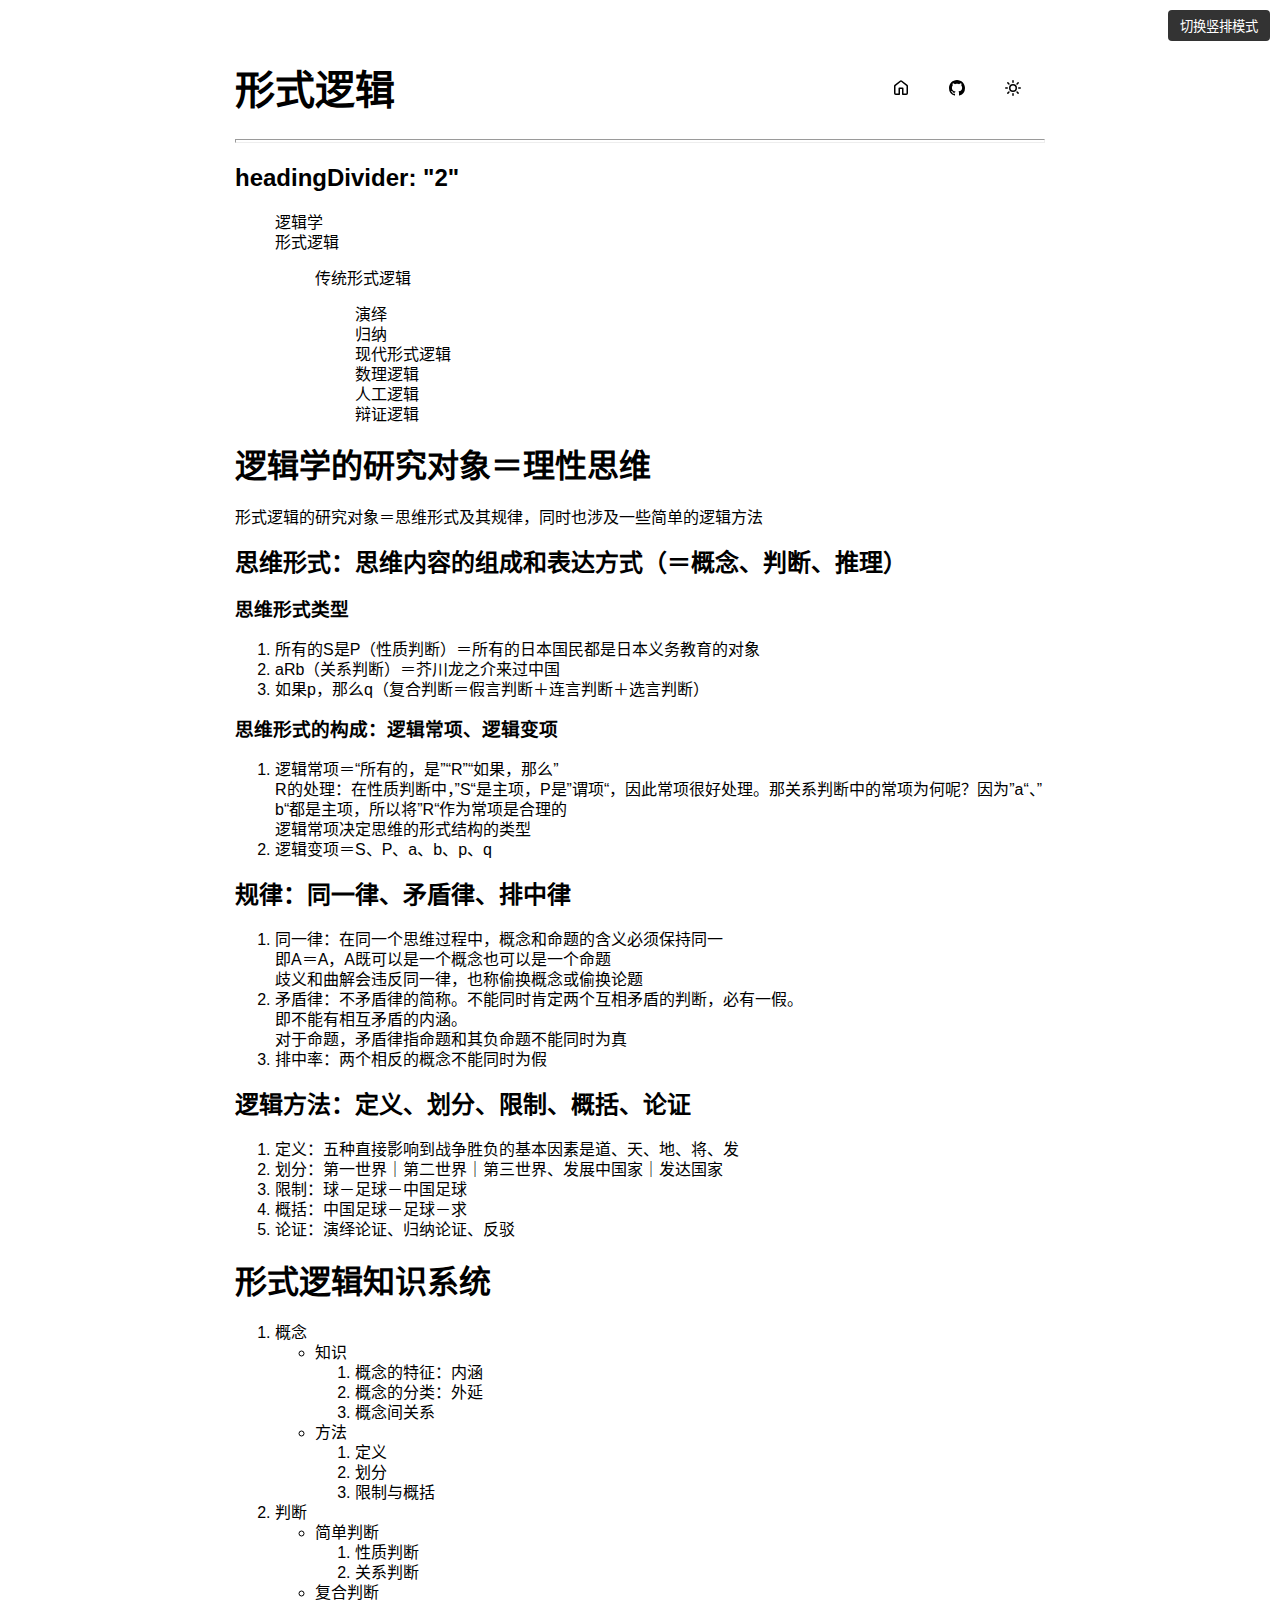
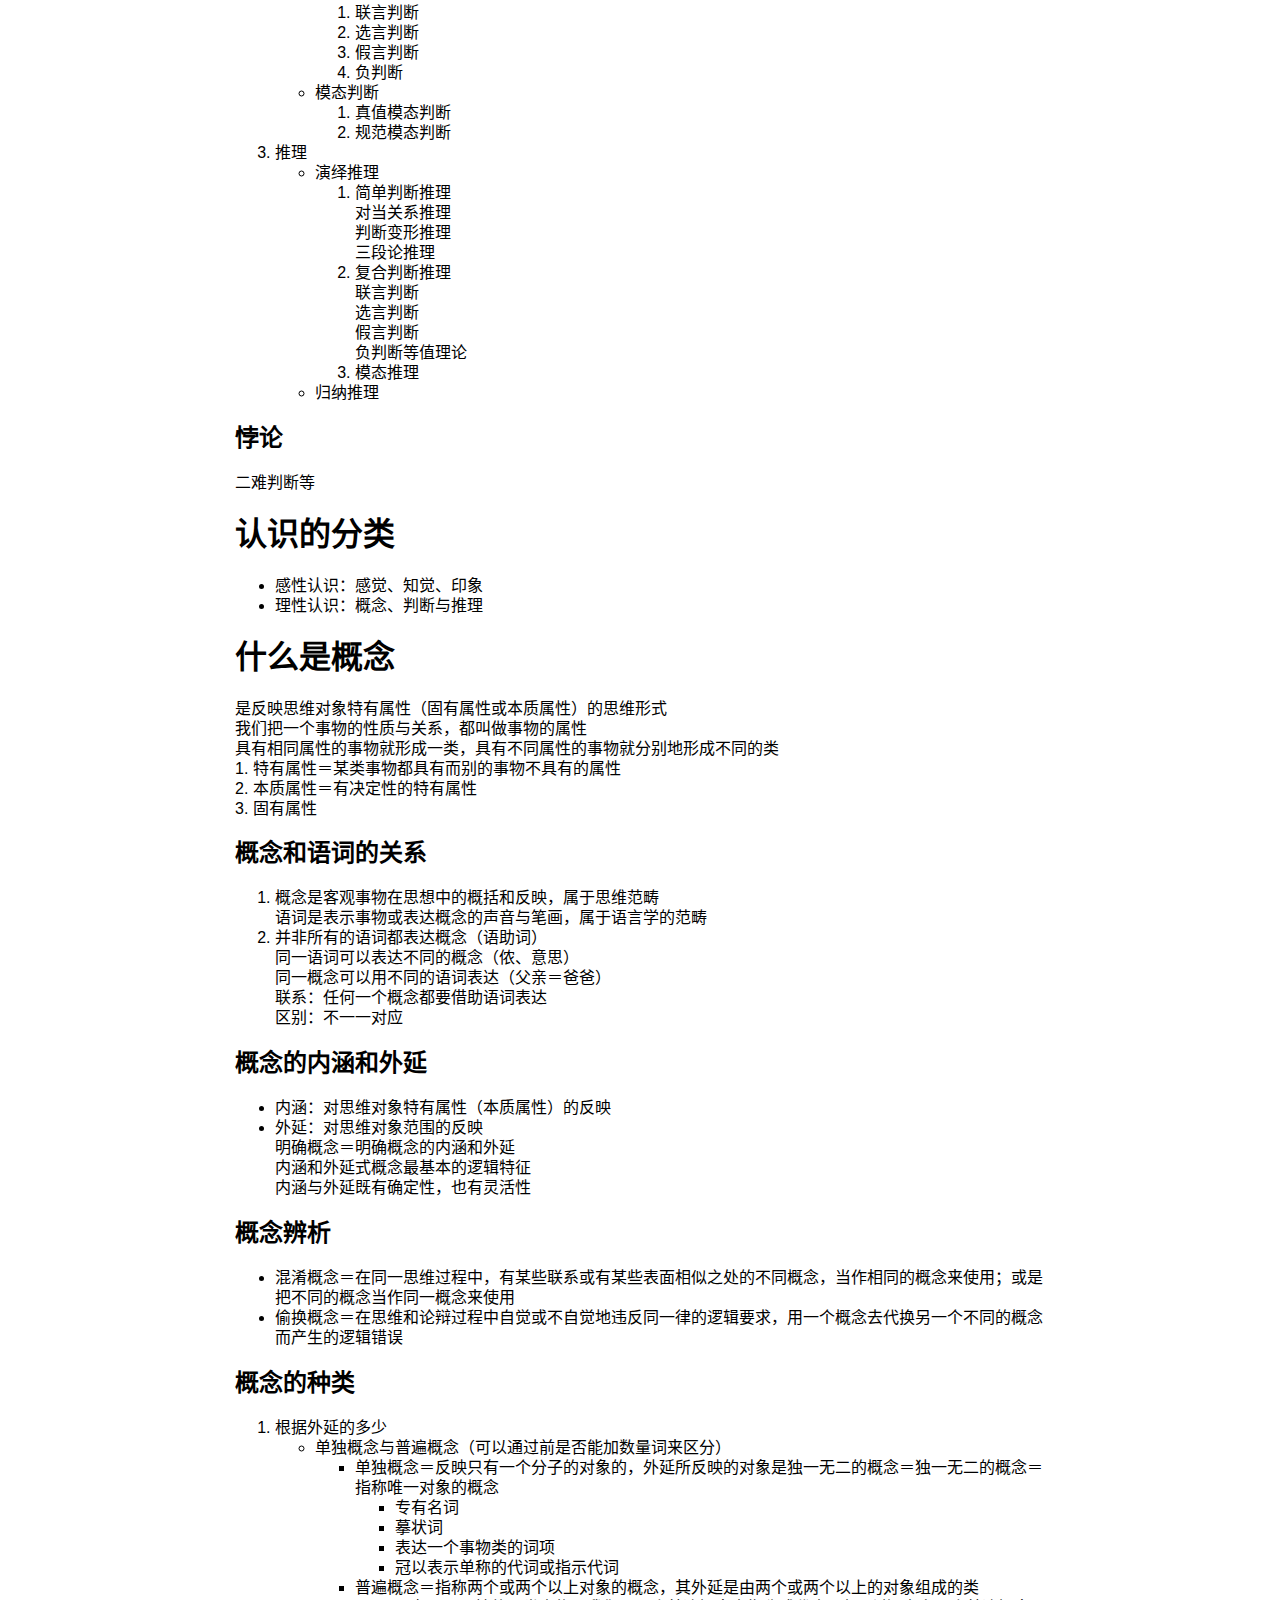
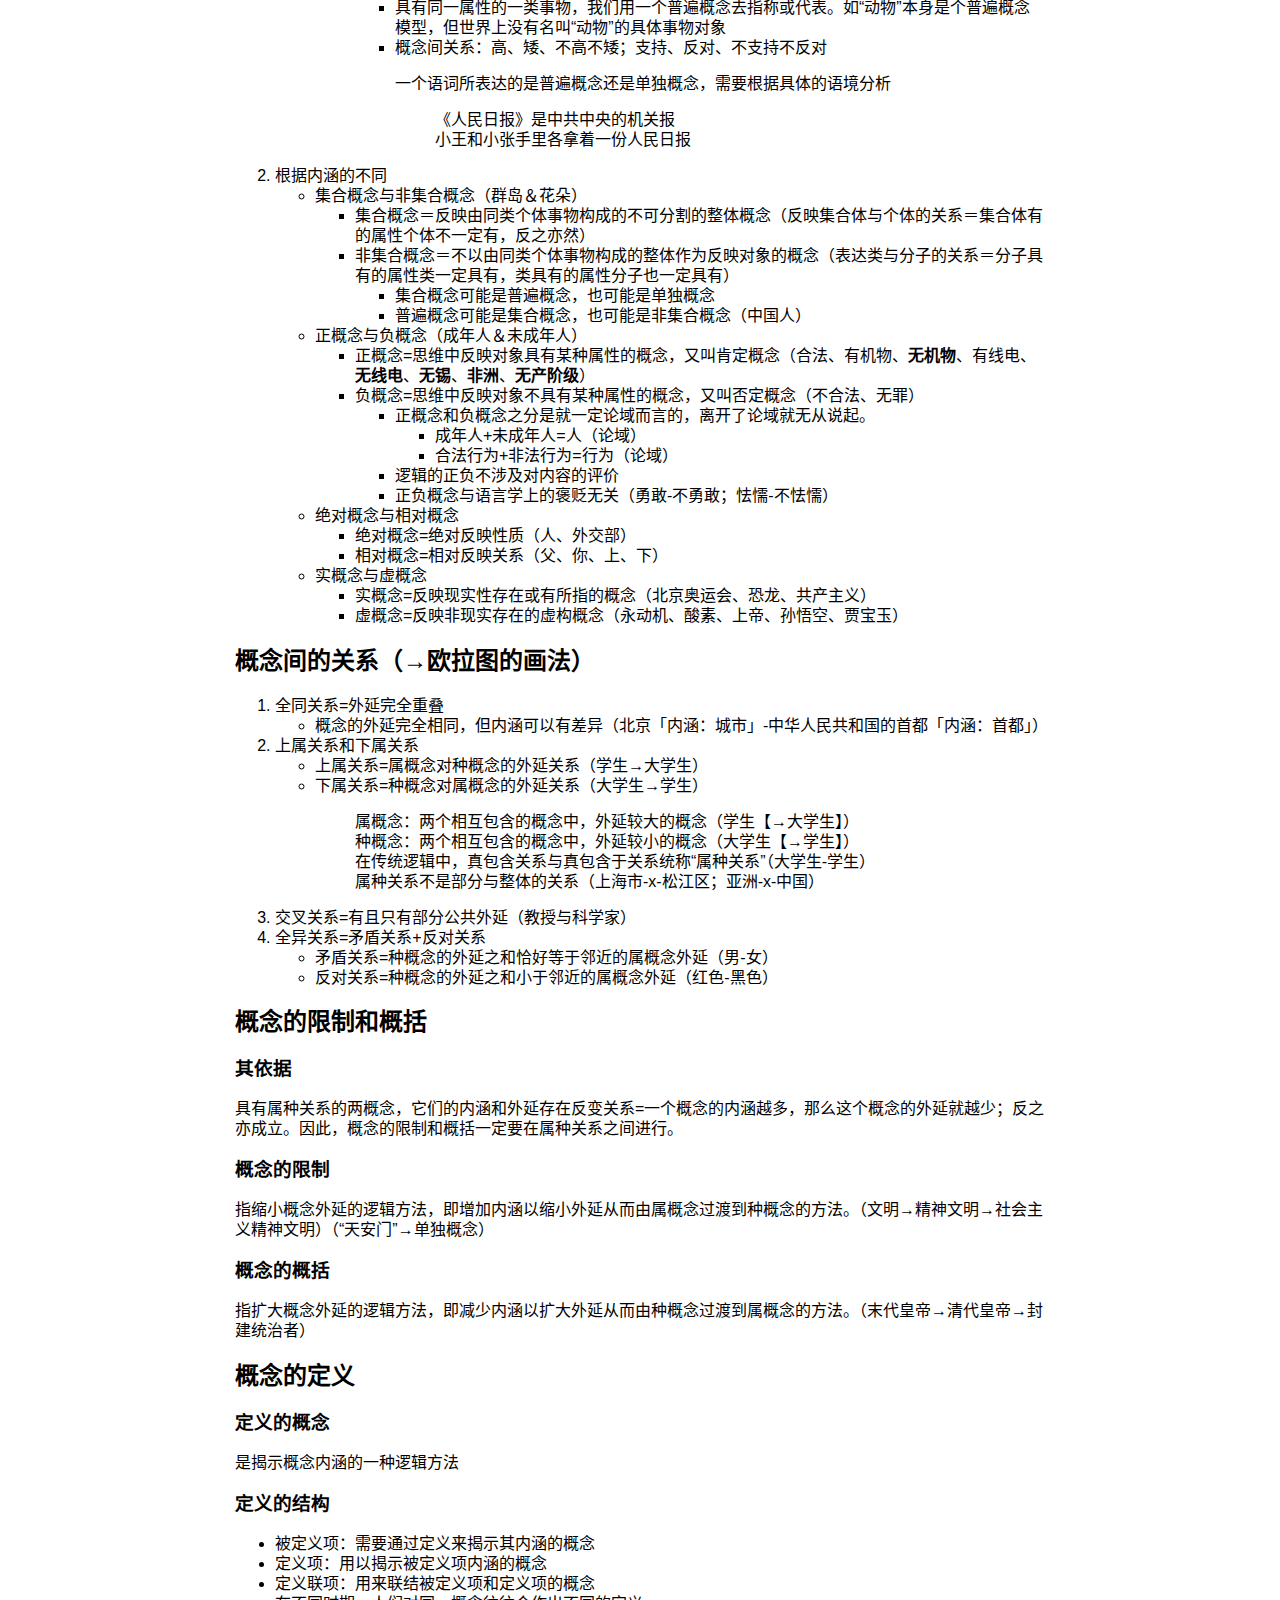
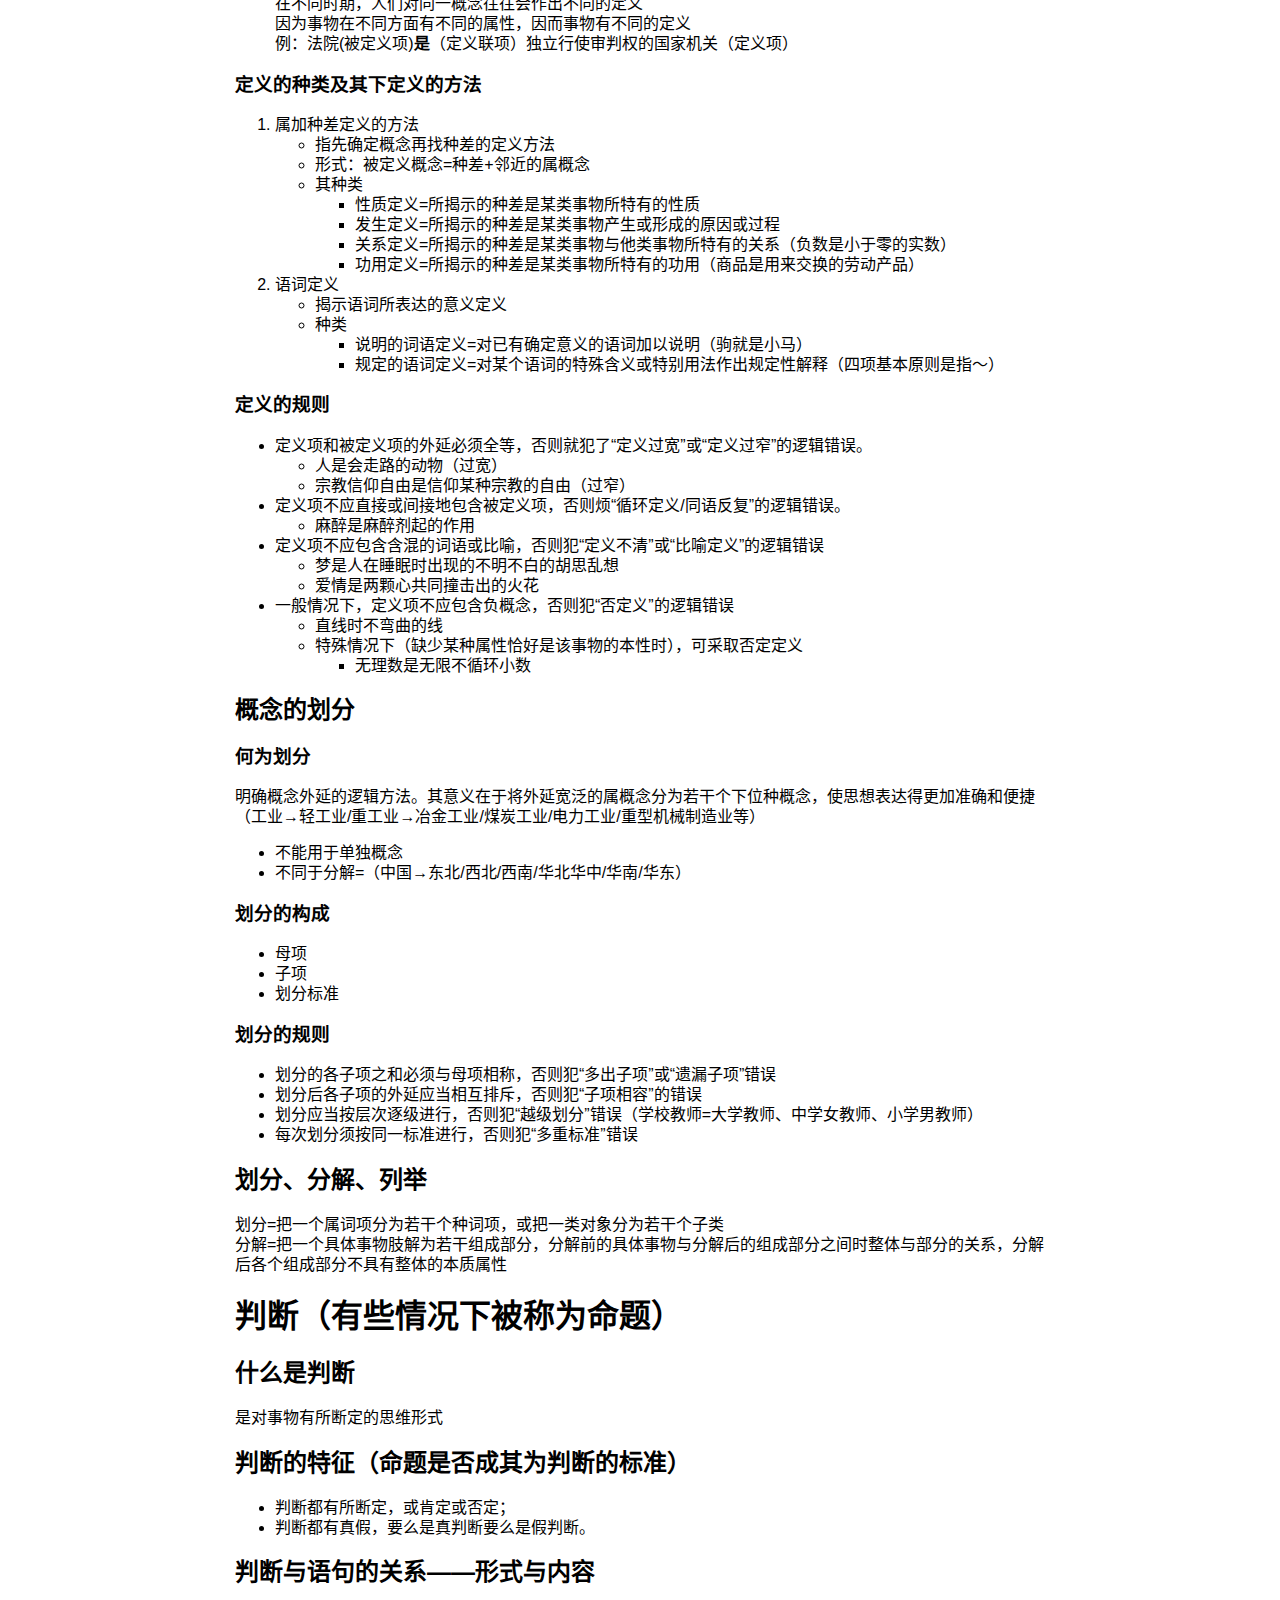
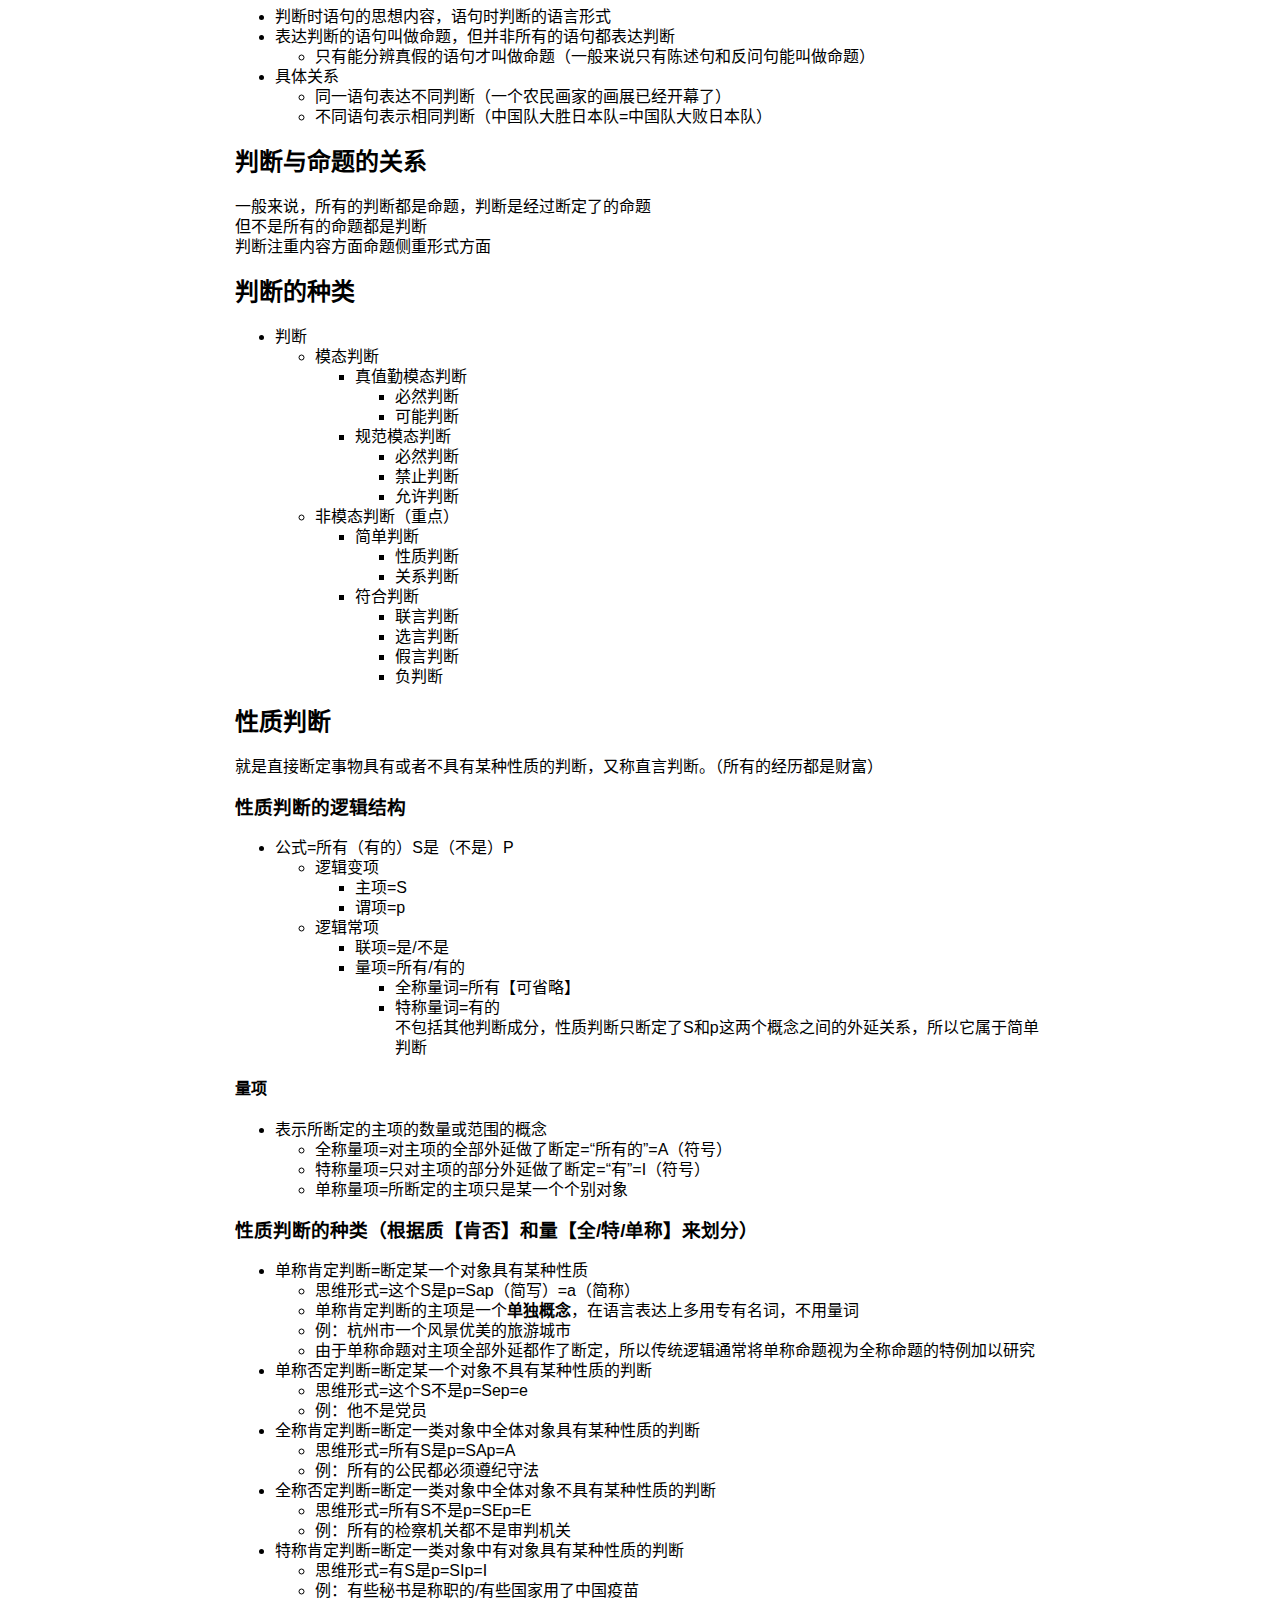
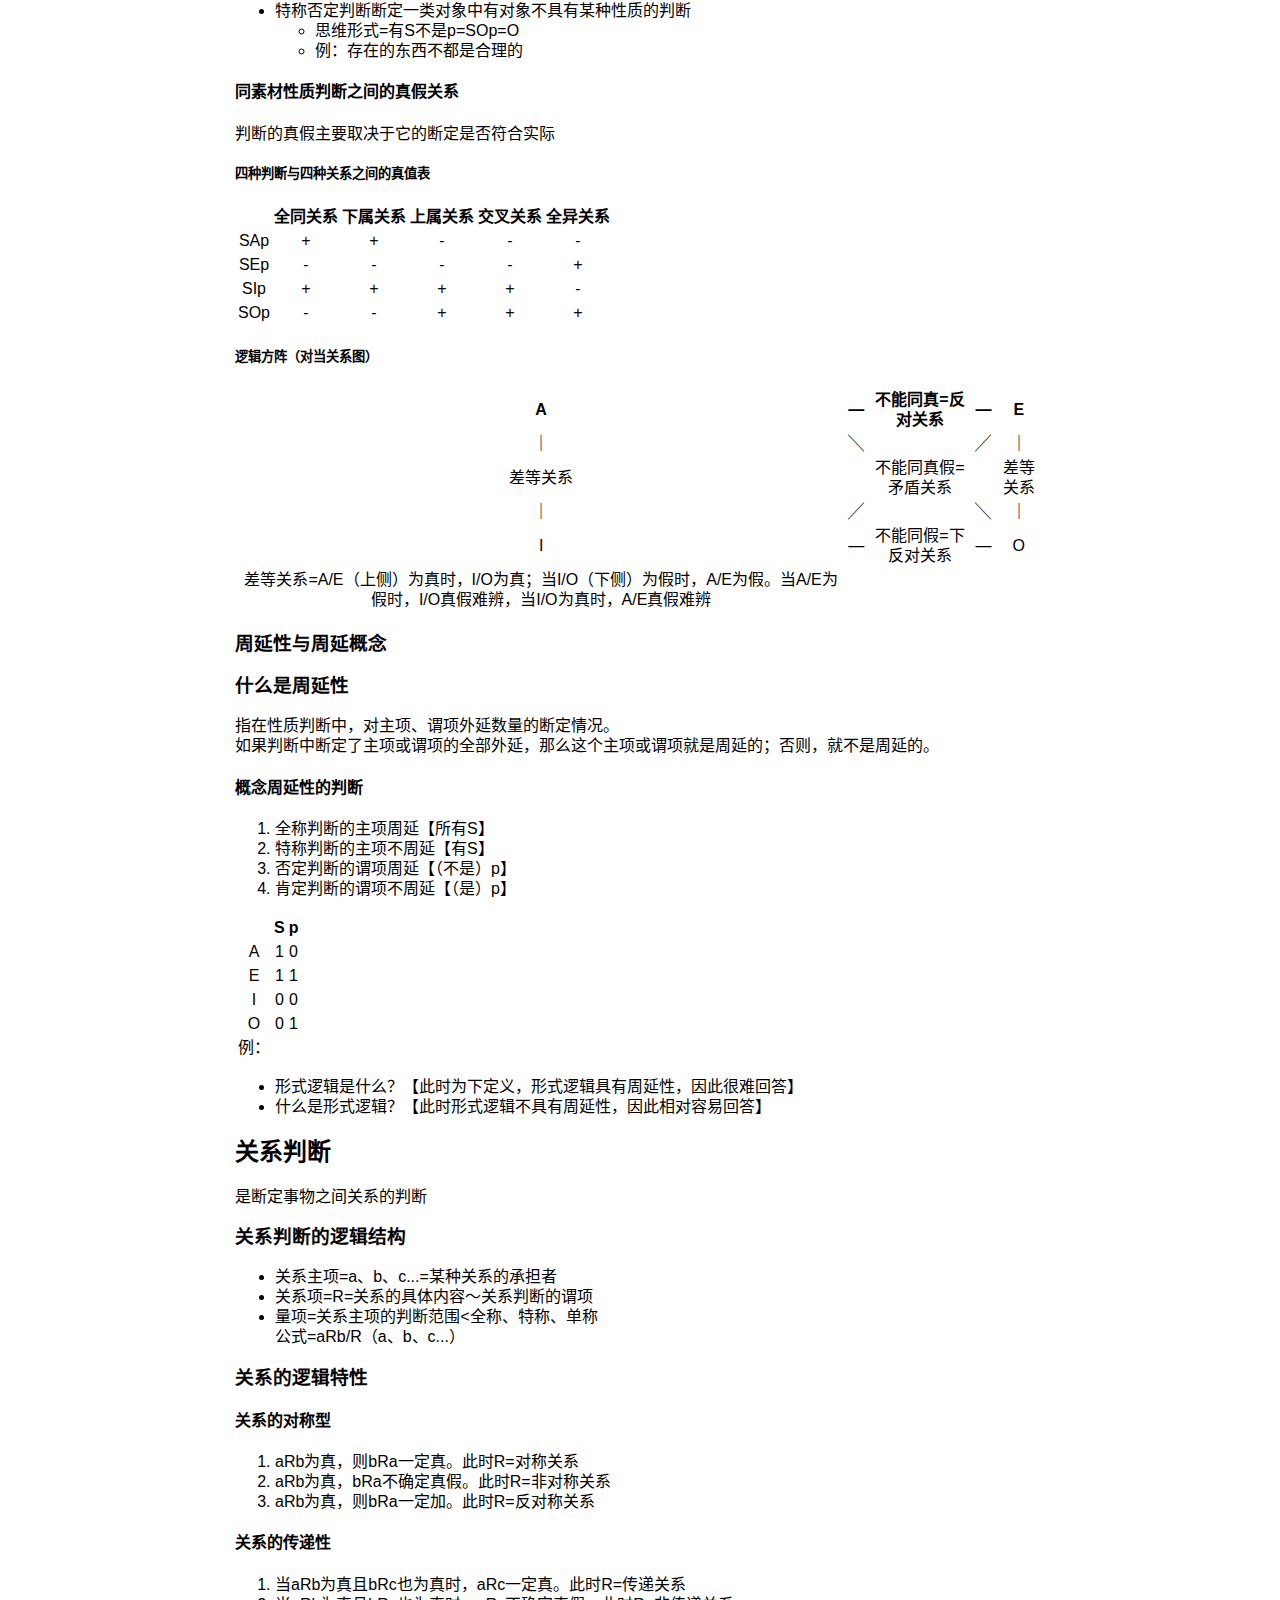
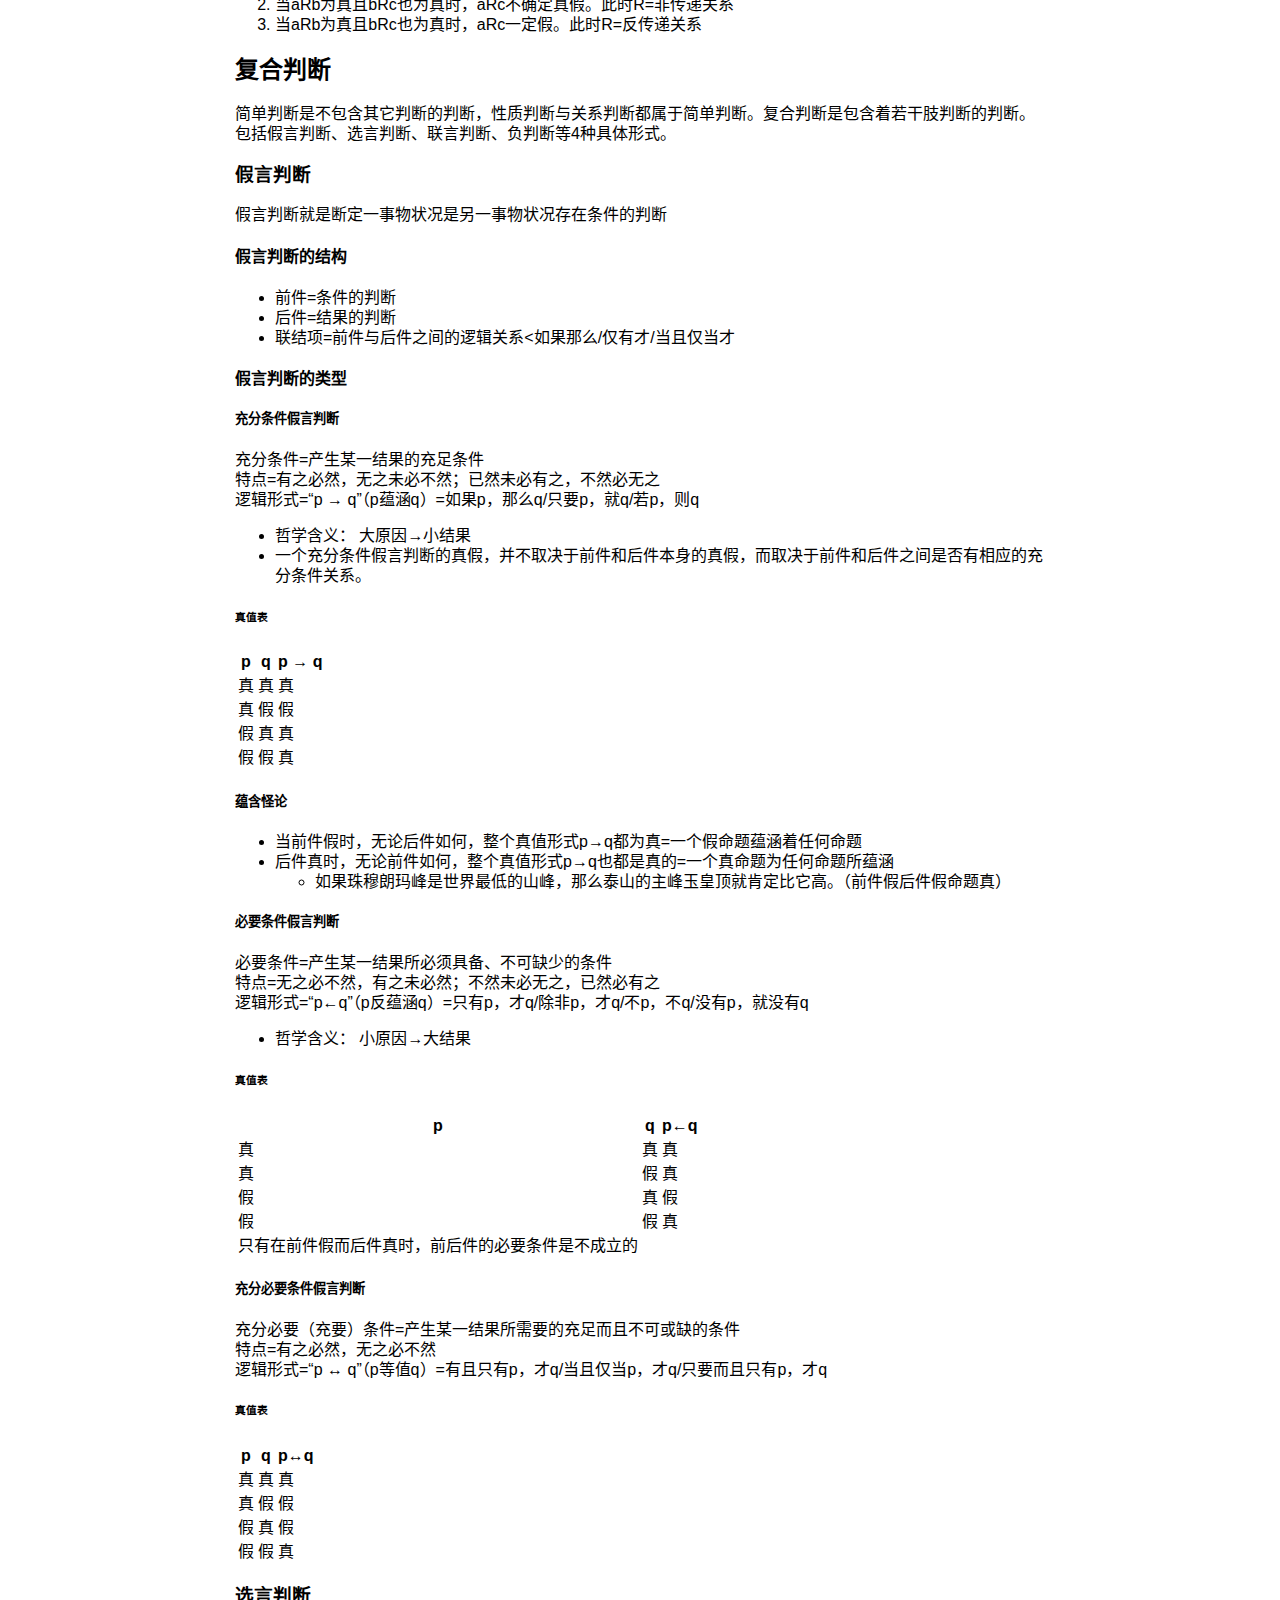
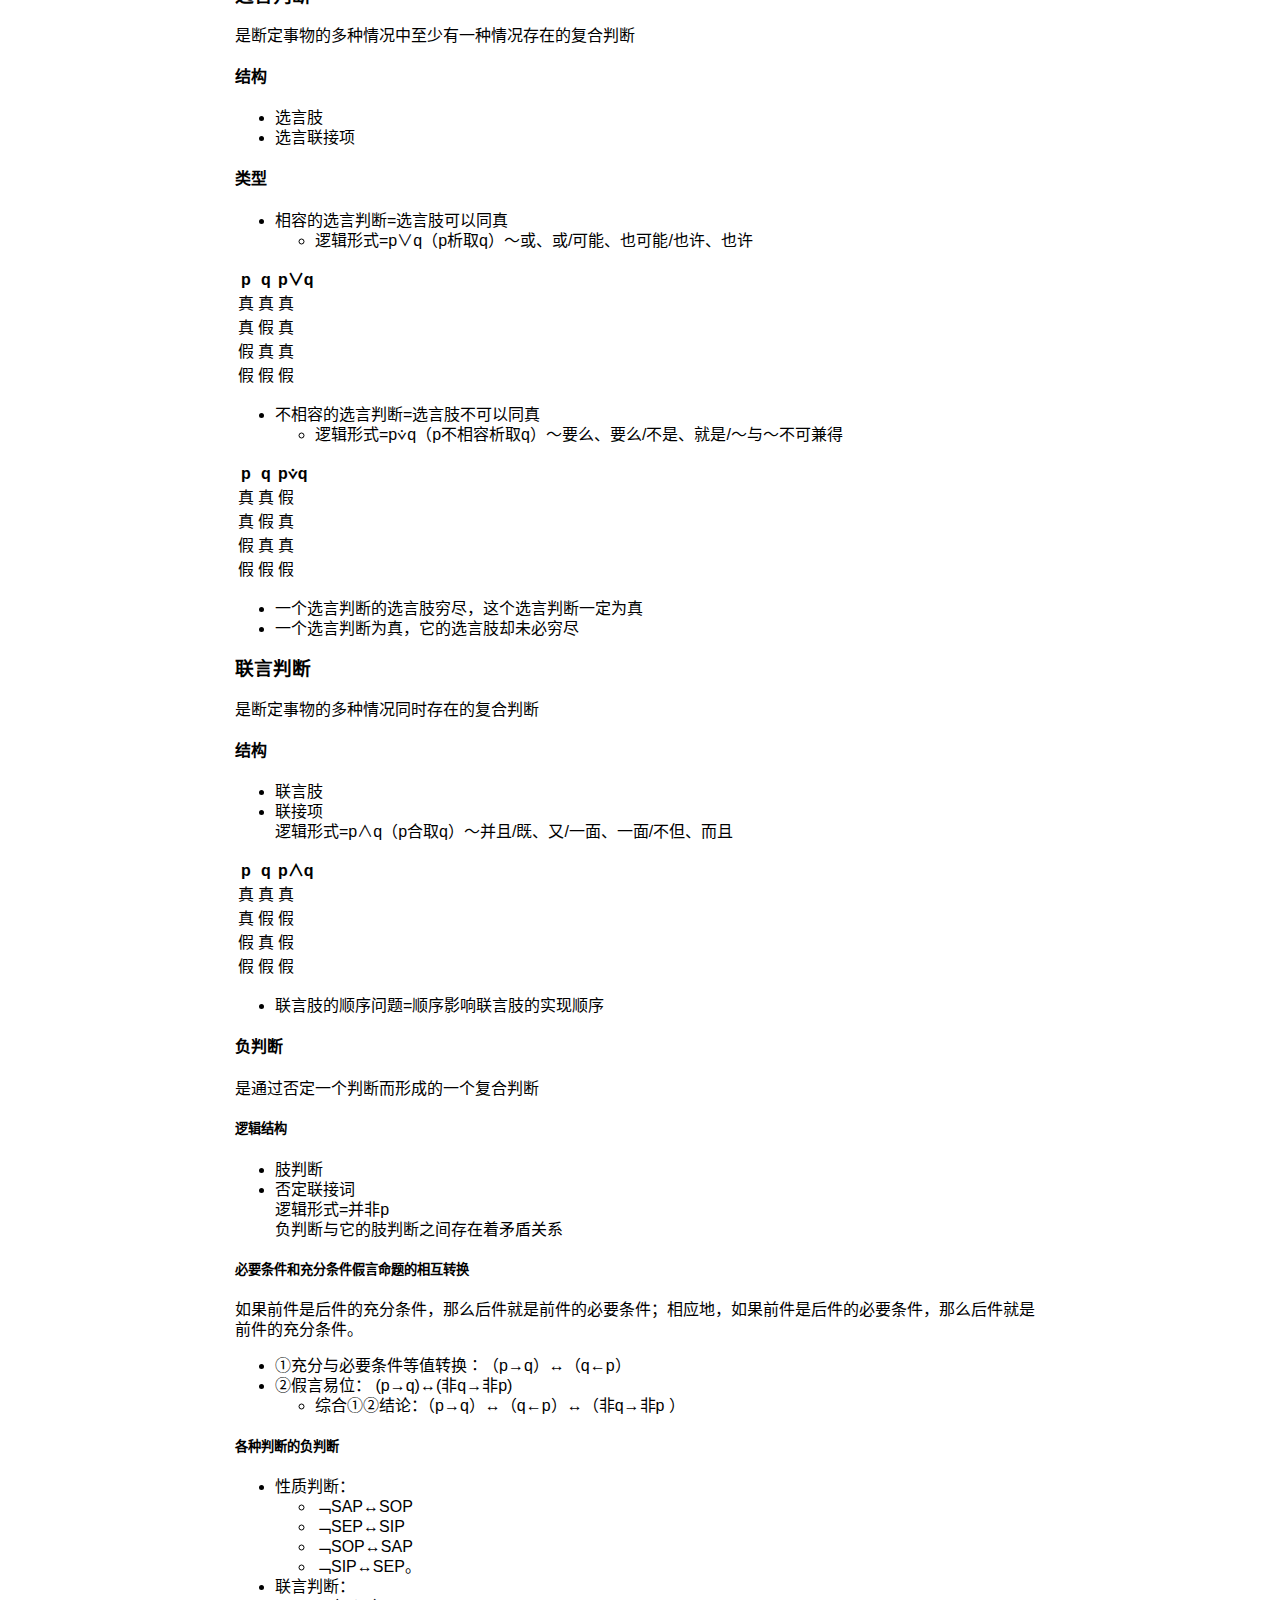
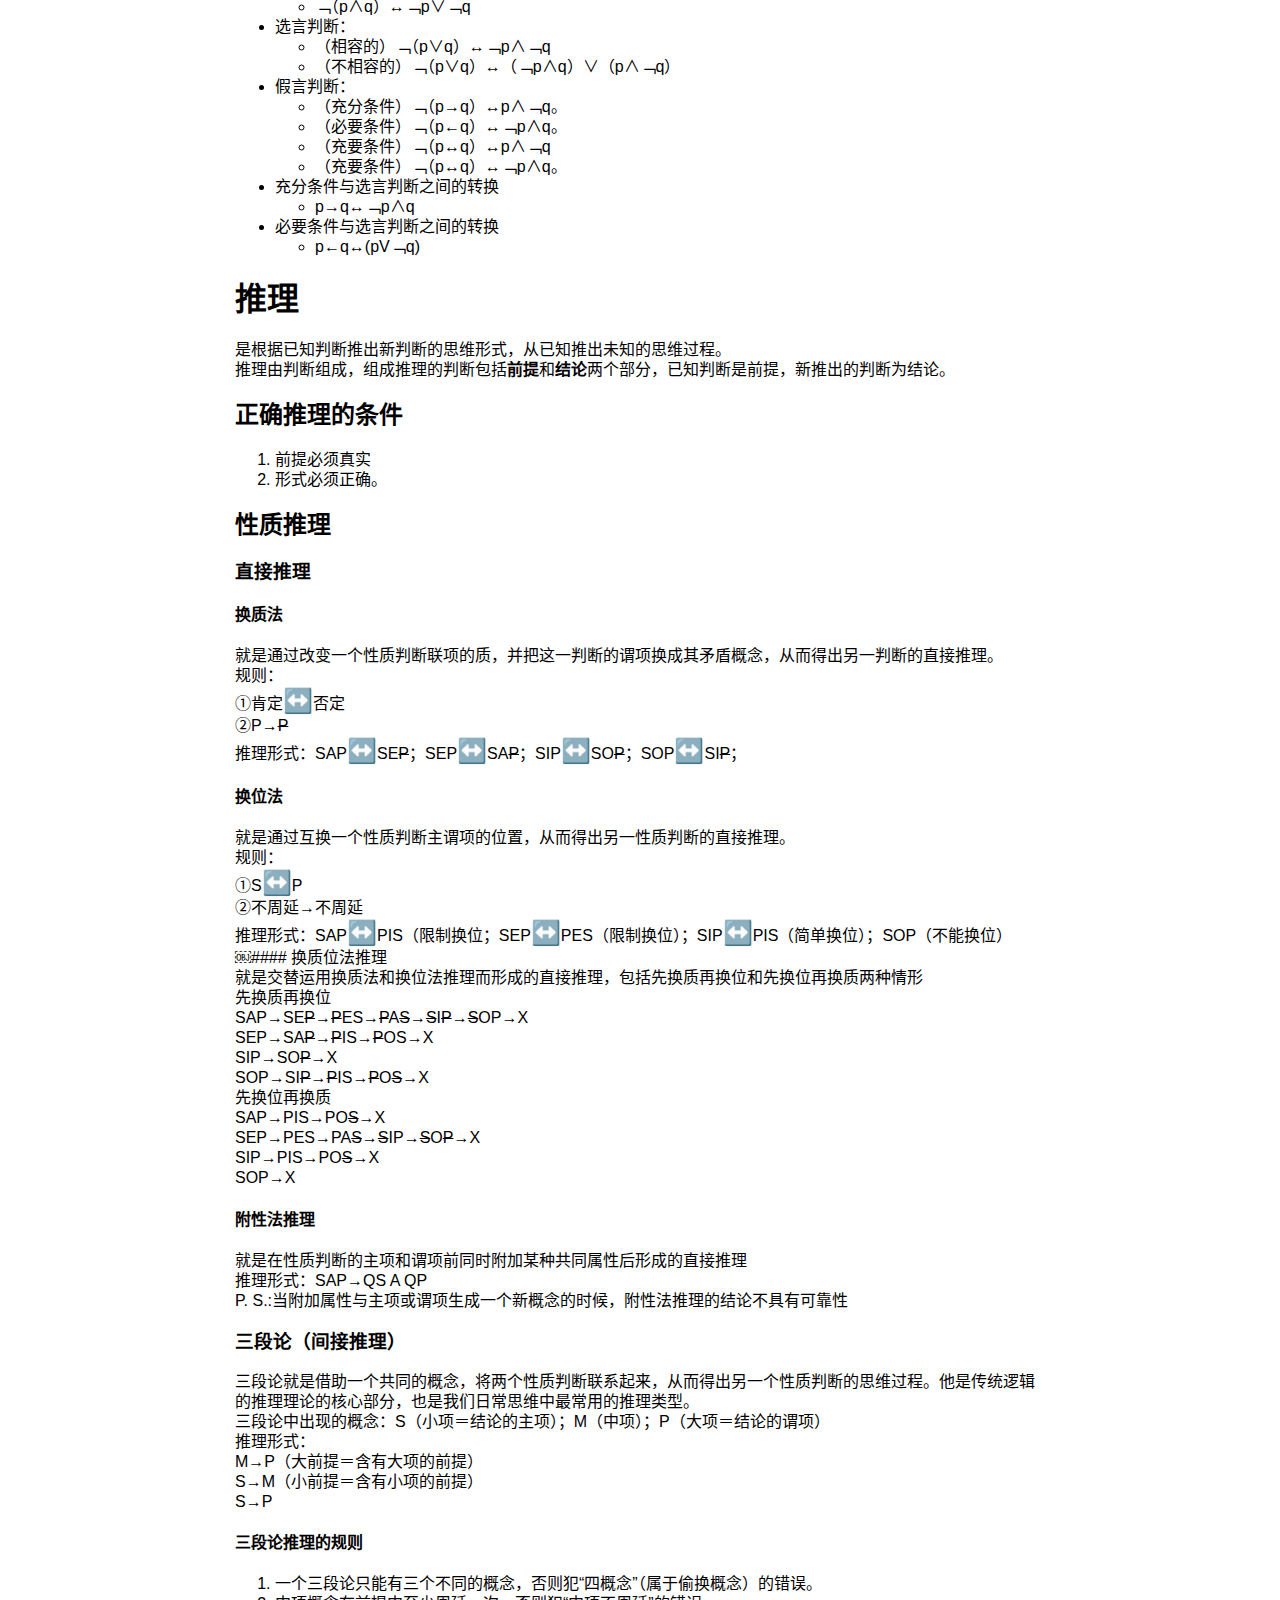
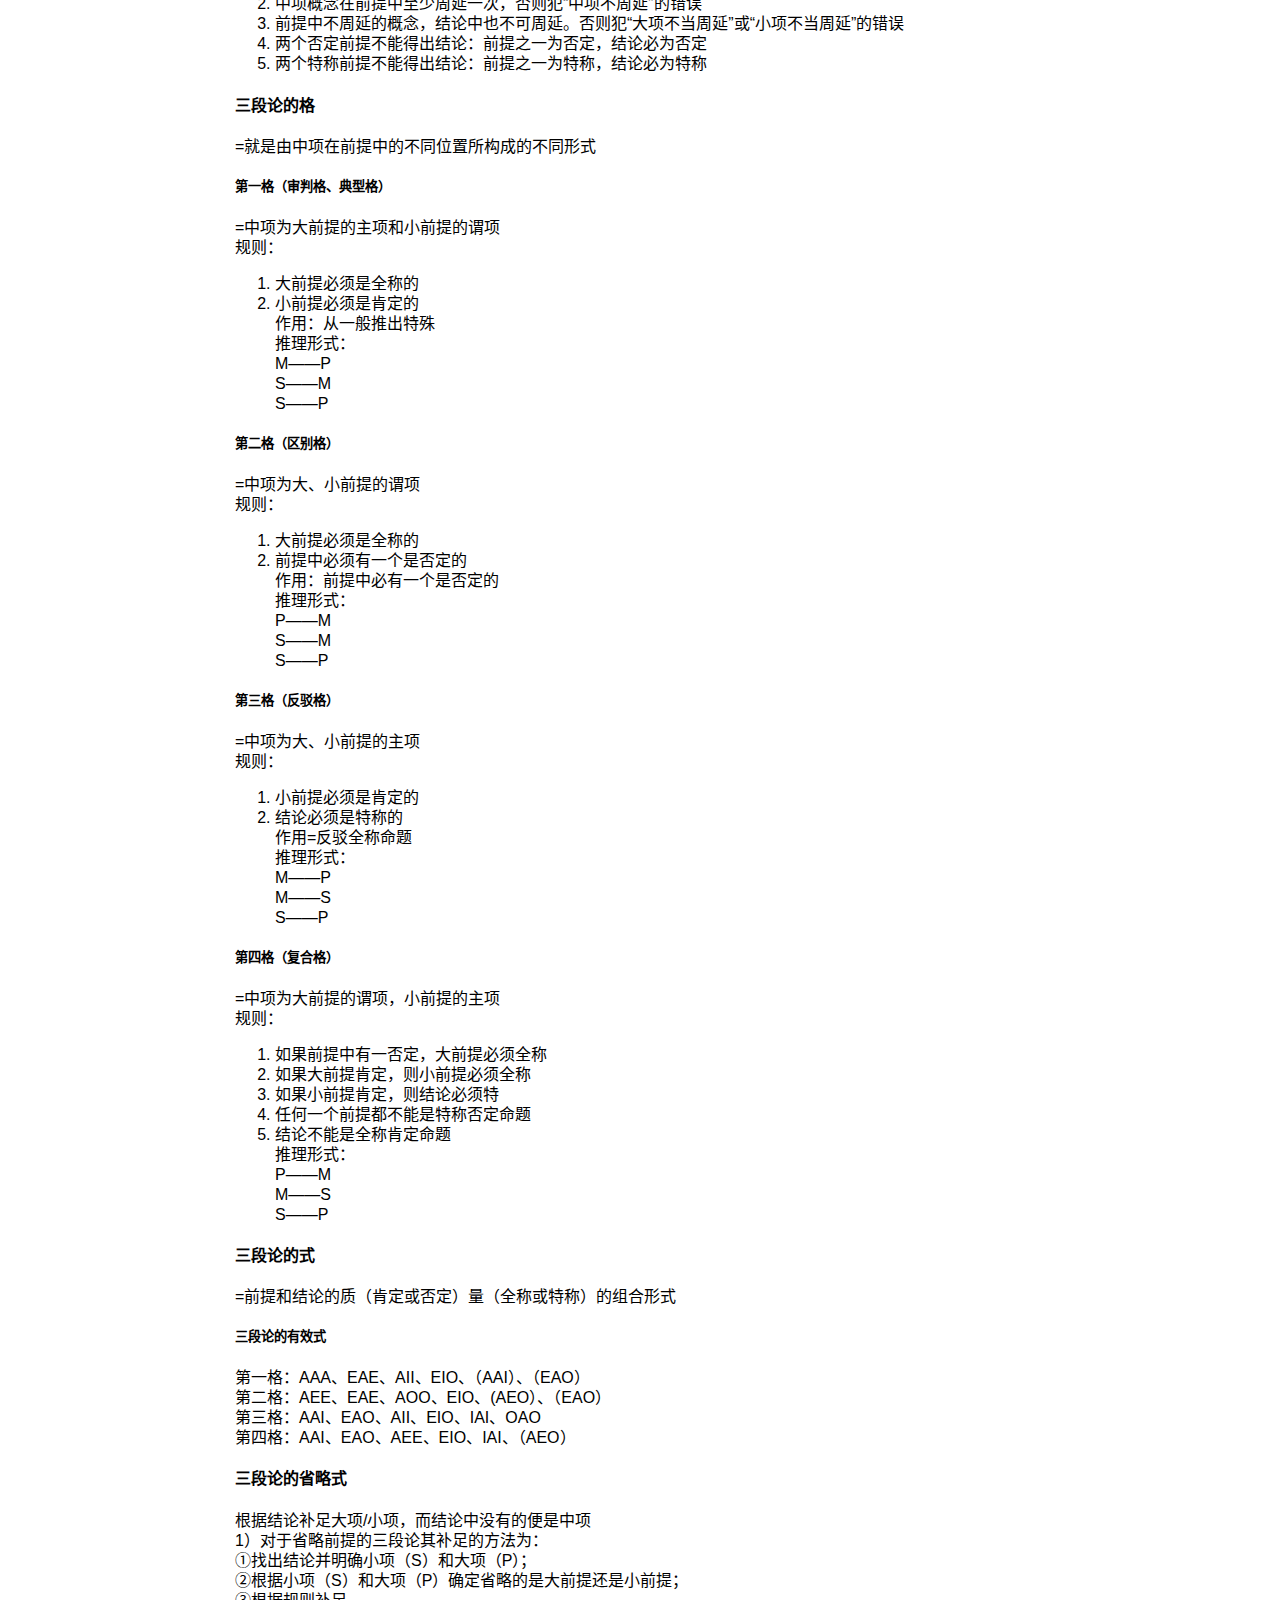
<file: docs/post/xing-shi-luo-ji.html>
<!DOCTYPE html>
<html data-color-mode="light" data-dark-theme="dark" data-light-theme="light" lang="zh-CN">
<head>
    <meta content="text/html; charset=utf-8" http-equiv="content-type" />
    <meta name="viewport" content="width=device-width,initial-scale=1.0">
    <meta http-equiv="X-UA-Compatible" content="IE=edge">
    <link href='https://mirrors.sustech.edu.cn/cdnjs/ajax/libs/Primer/21.0.7/primer.css' rel='stylesheet' />
    
    <link rel="icon" href="https://github.githubassets.com/favicons/favicon.svg"><script>
        let theme = localStorage.getItem("meek_theme") || "light";
        document.documentElement.setAttribute("data-color-mode", theme);
    </script>
<meta name="description" content="---
headingDivider: '2'
---
> 逻辑学  
> 形式逻辑  
>> 传统形式逻辑  
>>> 演绎  
>>> 归纳  
>> 现代形式逻辑  
>>> 数理逻辑  
>>> 人工逻辑  
> 辩证逻辑  
  
# 逻辑学的研究对象＝理性思维  
形式逻辑的研究对象＝思维形式及其规律，同时也涉及一些简单的逻辑方法  
## 思维形式：思维内容的组成和表达方式（＝概念、判断、推理）  
### 思维形式类型  
1. 所有的S是P（性质判断）＝所有的日本国民都是日本义务教育的对象  
2. aRb（关系判断）＝芥川龙之介来过中国  
3. 如果p，那么q（复合判断＝假言判断＋连言判断＋选言判断）  
### 思维形式的构成：逻辑常项、逻辑变项  
1. 逻辑常项＝“所有的，是”“R”“如果，那么”  
    R的处理：在性质判断中，”S“是主项，P是”谓项“，因此常项很好处理。">
<meta property="og:title" content="形式逻辑">
<meta property="og:description" content="---
headingDivider: '2'
---
> 逻辑学  
> 形式逻辑  
>> 传统形式逻辑  
>>> 演绎  
>>> 归纳  
>> 现代形式逻辑  
>>> 数理逻辑  
>>> 人工逻辑  
> 辩证逻辑  
  
# 逻辑学的研究对象＝理性思维  
形式逻辑的研究对象＝思维形式及其规律，同时也涉及一些简单的逻辑方法  
## 思维形式：思维内容的组成和表达方式（＝概念、判断、推理）  
### 思维形式类型  
1. 所有的S是P（性质判断）＝所有的日本国民都是日本义务教育的对象  
2. aRb（关系判断）＝芥川龙之介来过中国  
3. 如果p，那么q（复合判断＝假言判断＋连言判断＋选言判断）  
### 思维形式的构成：逻辑常项、逻辑变项  
1. 逻辑常项＝“所有的，是”“R”“如果，那么”  
    R的处理：在性质判断中，”S“是主项，P是”谓项“，因此常项很好处理。">
<meta property="og:type" content="article">
<meta property="og:url" content="https://shauson.github.io/post/xing-shi-luo-ji.html">
<meta property="og:image" content="https://github.githubassets.com/favicons/favicon.svg">
<title>形式逻辑</title>



</head>
<style>
body{box-sizing: border-box;min-width: 200px;max-width: 900px;margin: 20px auto;padding: 45px;font-size: 16px;font-family: sans-serif;line-height: 1.25;}
#header{display:flex;padding-bottom:8px;border-bottom: 1px solid var(--borderColor-muted, var(--color-border-muted));margin-bottom: 16px;}
#footer {margin-top:64px; text-align: center;font-size: small;}

</style>

<style>
.postTitle{margin: auto 0;font-size:40px;font-weight:bold;}
.title-right{display:flex;margin:auto 0 0 auto;}
.title-right .circle{padding: 14px 16px;margin-right:8px;}
#postBody{border-bottom: 1px solid var(--color-border-default);padding-bottom:36px;}
#postBody hr{height:2px;}
#cmButton{height:48px;margin-top:48px;}
#comments{margin-top:64px;}
.g-emoji{font-size:24px;}
@media (max-width: 600px) {
    body {padding: 8px;}
    .postTitle{font-size:24px;}
}

</style>
<style>.markdown-body.vertical-mode{writing-mode:vertical-rl;text-orientation:upright;line-height:1.6;font-family:'SimSun','Microsoft YaHei','Noto Sans CJK SC',serif;white-space:normal;word-break:break-word;overflow-wrap:break-word;min-height:100vh;overflow-x:auto;}.markdown-body.vertical-mode p,.markdown-body.vertical-mode h1,.markdown-body.vertical-mode h2,.markdown-body.vertical-mode h3,.markdown-body.vertical-mode h4,.markdown-body.vertical-mode h5,.markdown-body.vertical-mode h6,.markdown-body.vertical-mode li,.markdown-body.vertical-mode blockquote{writing-mode:vertical-rl;text-orientation:upright;margin:0;padding:0;}.markdown-body.vertical-mode p+p,.markdown-body.vertical-mode h1+p,.markdown-body.vertical-mode h2+p{margin-top:1em;}.markdown-body.vertical-mode span.latin{display:inline-block;text-orientation:sideways-right;}.markdown-body.vertical-mode pre,.markdown-body.vertical-mode code,.markdown-body.vertical-mode table,.markdown-body.vertical-mode img{writing-mode:horizontal-tb!important;text-orientation:mixed!important;display:block;max-width:100%;overflow-x:auto;}@media(max-width:768px){.markdown-body.vertical-mode{font-size:16px;line-height:1.4;}}</style>



<body>
    <div id="header">
<h1 class="postTitle">形式逻辑</h1>
<div class="title-right">
    <a href="https://shauson.github.io" id="buttonHome" class="btn btn-invisible circle" title="首页">
        <svg class="octicon" width="16" height="16">
            <path id="pathHome" fill-rule="evenodd"></path>
        </svg>
    </a>
    
    <a href="https://github.com/shauson/shauson.github.io/issues/2" target="_blank" class="btn btn-invisible circle" title="Issue">
        <svg class="octicon" width="16" height="16">
            <path id="pathIssue" fill-rule="evenodd"></path>
        </svg>
    </a>
    

    <a class="btn btn-invisible circle" onclick="modeSwitch();" title="切换主题">
        <svg class="octicon" width="16" height="16" >
            <path id="themeSwitch" fill-rule="evenodd"></path>
        </svg>
    </a>

</div>
</div>
    <div id="content">
<div class="markdown-body" id="postBody"><hr>
<h2>headingDivider: "2"</h2>
<blockquote>
<p>逻辑学<br>
形式逻辑</p>
<blockquote>
<p>传统形式逻辑</p>
<blockquote>
<p>演绎<br>
归纳<br>
现代形式逻辑<br>
数理逻辑<br>
人工逻辑<br>
辩证逻辑</p>
</blockquote>
</blockquote>
</blockquote>
<h1>逻辑学的研究对象＝理性思维</h1>
<p>形式逻辑的研究对象＝思维形式及其规律，同时也涉及一些简单的逻辑方法</p>
<h2>思维形式：思维内容的组成和表达方式（＝概念、判断、推理）</h2>
<h3>思维形式类型</h3>
<ol>
<li>所有的S是P（性质判断）＝所有的日本国民都是日本义务教育的对象</li>
<li>aRb（关系判断）＝芥川龙之介来过中国</li>
<li>如果p，那么q（复合判断＝假言判断＋连言判断＋选言判断）</li>
</ol>
<h3>思维形式的构成：逻辑常项、逻辑变项</h3>
<ol>
<li>逻辑常项＝“所有的，是”“R”“如果，那么”<br>
R的处理：在性质判断中，”S“是主项，P是”谓项“，因此常项很好处理。那关系判断中的常项为何呢？因为”a“、”b“都是主项，所以将”R“作为常项是合理的<br>
逻辑常项决定思维的形式结构的类型</li>
<li>逻辑变项＝S、P、a、b、p、q</li>
</ol>
<h2>规律：同一律、矛盾律、排中律</h2>
<ol>
<li>同一律：在同一个思维过程中，概念和命题的含义必须保持同一<br>
即A＝A，A既可以是一个概念也可以是一个命题<br>
歧义和曲解会违反同一律，也称偷换概念或偷换论题</li>
<li>矛盾律：不矛盾律的简称。不能同时肯定两个互相矛盾的判断，必有一假。<br>
即不能有相互矛盾的内涵。<br>
对于命题，矛盾律指命题和其负命题不能同时为真</li>
<li>排中率：两个相反的概念不能同时为假</li>
</ol>
<h2>逻辑方法：定义、划分、限制、概括、论证</h2>
<ol>
<li>定义：五种直接影响到战争胜负的基本因素是道、天、地、将、发</li>
<li>划分：第一世界｜第二世界｜第三世界、发展中国家｜发达国家</li>
<li>限制：球－足球－中国足球</li>
<li>概括：中国足球－足球－求</li>
<li>论证：演绎论证、归纳论证、反驳</li>
</ol>
<h1>形式逻辑知识系统</h1>
<ol>
<li>概念
<ul>
<li>知识
<ol>
<li>概念的特征：内涵</li>
<li>概念的分类：外延</li>
<li>概念间关系</li>
</ol>
</li>
<li>方法
<ol>
<li>定义</li>
<li>划分</li>
<li>限制与概括</li>
</ol>
</li>
</ul>
</li>
<li>判断
<ul>
<li>简单判断
<ol>
<li>性质判断</li>
<li>关系判断</li>
</ol>
</li>
<li>复合判断
<ol>
<li>联言判断</li>
<li>选言判断</li>
<li>假言判断</li>
<li>负判断</li>
</ol>
</li>
<li>模态判断
<ol>
<li>真值模态判断</li>
<li>规范模态判断</li>
</ol>
</li>
</ul>
</li>
<li>推理
<ul>
<li>演绎推理
<ol>
<li>简单判断推理<br>
对当关系推理<br>
判断变形推理<br>
三段论推理</li>
<li>复合判断推理<br>
联言判断<br>
选言判断<br>
假言判断<br>
负判断等值理论</li>
<li>模态推理</li>
</ol>
</li>
<li>归纳推理</li>
</ul>
</li>
</ol>
<h2>悖论</h2>
<p>二难判断等</p>
<h1>认识的分类</h1>
<ul>
<li>感性认识：感觉、知觉、印象</li>
<li>理性认识：概念、判断与推理</li>
</ul>
<h1>什么是概念</h1>
<p>是反映思维对象特有属性（固有属性或本质属性）的思维形式<br>
我们把一个事物的性质与关系，都叫做事物的属性<br>
具有相同属性的事物就形成一类，具有不同属性的事物就分别地形成不同的类<br>
1. 特有属性＝某类事物都具有而别的事物不具有的属性<br>
2. 本质属性＝有决定性的特有属性<br>
3. 固有属性</p>
<h2>概念和语词的关系</h2>
<ol>
<li>概念是客观事物在思想中的概括和反映，属于思维范畴<br>语词是表示事物或表达概念的声音与笔画，属于语言学的范畴</li>
<li>并非所有的语词都表达概念（语助词）<br>同一语词可以表达不同的概念（侬、意思）<br>同一概念可以用不同的语词表达（父亲＝爸爸）<br>
联系：任何一个概念都要借助语词表达<br>
区别：不一一对应</li>
</ol>
<h2>概念的内涵和外延</h2>
<ul>
<li>内涵：对思维对象特有属性（本质属性）的反映</li>
<li>外延：对思维对象范围的反映<br>
明确概念＝明确概念的内涵和外延<br>
内涵和外延式概念最基本的逻辑特征<br>
内涵与外延既有确定性，也有灵活性</li>
</ul>
<h2>概念辨析</h2>
<ul>
<li>混淆概念＝在同一思维过程中，有某些联系或有某些表面相似之处的不同概念，当作相同的概念来使用；或是把不同的概念当作同一概念来使用</li>
<li>偷换概念＝在思维和论辩过程中自觉或不自觉地违反同一律的逻辑要求，用一个概念去代换另一个不同的概念而产生的逻辑错误</li>
</ul>
<h2>概念的种类</h2>
<ol>
<li>根据外延的多少
<ul>
<li>单独概念与普遍概念（可以通过前是否能加数量词来区分）
<ul>
<li>单独概念＝反映只有一个分子的对象的，外延所反映的对象是独一无二的概念＝独一无二的概念＝指称唯一对象的概念
<ul>
<li>专有名词</li>
<li>摹状词</li>
<li>表达一个事物类的词项</li>
<li>冠以表示单称的代词或指示代词</li>
</ul>
</li>
<li>普遍概念＝指称两个或两个以上对象的概念，其外延是由两个或两个以上的对象组成的类
<ul>
<li>具有同一属性的一类事物，我们用一个普遍概念去指称或代表。如“动物”本身是个普遍概念模型，但世界上没有名叫“动物”的具体事物对象</li>
<li>概念间关系：高、矮、不高不矮；支持、反对、不支持不反对</li>
</ul>
<blockquote>
<p>一个语词所表达的是普遍概念还是单独概念，需要根据具体的语境分析</p>
<blockquote>
<p>《人民日报》是中共中央的机关报<br>
小王和小张手里各拿着一份人民日报</p>
</blockquote>
</blockquote>
</li>
</ul>
</li>
</ul>
</li>
<li>根据内涵的不同
<ul>
<li>集合概念与非集合概念（群岛＆花朵）
<ul>
<li>集合概念＝反映由同类个体事物构成的不可分割的整体概念（反映集合体与个体的关系＝集合体有的属性个体不一定有，反之亦然）</li>
<li>非集合概念＝不以由同类个体事物构成的整体作为反映对象的概念（表达类与分子的关系＝分子具有的属性类一定具有，类具有的属性分子也一定具有）
<ul>
<li>集合概念可能是普遍概念，也可能是单独概念</li>
<li>普遍概念可能是集合概念，也可能是非集合概念（中国人）</li>
</ul>
</li>
</ul>
</li>
<li>正概念与负概念（成年人＆未成年人）
<ul>
<li>正概念=思维中反映对象具有某种属性的概念，又叫肯定概念（合法、有机物、<strong>无机物</strong>、有线电、<strong>无线电</strong>、<strong>无锡</strong>、<strong>非洲</strong>、<strong>无产阶级</strong>）</li>
<li>负概念=思维中反映对象不具有某种属性的概念，又叫否定概念（不合法、无罪）
<ul>
<li>正概念和负概念之分是就一定论域而言的，离开了论域就无从说起。
<ul>
<li>成年人+未成年人=人（论域）</li>
<li>合法行为+非法行为=行为（论域）</li>
</ul>
</li>
<li>逻辑的正负不涉及对内容的评价</li>
<li>正负概念与语言学上的褒贬无关（勇敢-不勇敢；怯懦-不怯懦）</li>
</ul>
</li>
</ul>
</li>
<li>绝对概念与相对概念
<ul>
<li>绝对概念=绝对反映性质（人、外交部）</li>
<li>相对概念=相对反映关系（父、你、上、下）</li>
</ul>
</li>
<li>实概念与虚概念
<ul>
<li>实概念=反映现实性存在或有所指的概念（北京奥运会、恐龙、共产主义）</li>
<li>虚概念=反映非现实存在的虚构概念（永动机、酸素、上帝、孙悟空、贾宝玉）</li>
</ul>
</li>
</ul>
</li>
</ol>
<h2>概念间的关系（→欧拉图的画法）</h2>
<ol>
<li>全同关系=外延完全重叠
<ul>
<li>概念的外延完全相同，但内涵可以有差异（北京「内涵：城市」-中华人民共和国的首都「内涵：首都」）</li>
</ul>
</li>
<li>上属关系和下属关系
<ul>
<li>上属关系=属概念对种概念的外延关系（学生→大学生）</li>
<li>下属关系=种概念对属概念的外延关系（大学生→学生）
<blockquote>
<p>属概念：两个相互包含的概念中，外延较大的概念（学生【→大学生】）<br>
种概念：两个相互包含的概念中，外延较小的概念（大学生【→学生】）<br>
在传统逻辑中，真包含关系与真包含于关系统称“属种关系”（大学生-学生）<br>
属种关系不是部分与整体的关系（上海市-x-松江区；亚洲-x-中国）</p>
</blockquote>
</li>
</ul>
</li>
<li>交叉关系=有且只有部分公共外延（教授与科学家）</li>
<li>全异关系=矛盾关系+反对关系
<ul>
<li>矛盾关系=种概念的外延之和恰好等于邻近的属概念外延（男-女）</li>
<li>反对关系=种概念的外延之和小于邻近的属概念外延（红色-黑色）</li>
</ul>
</li>
</ol>
<h2>概念的限制和概括</h2>
<h3>其依据</h3>
<p>具有属种关系的两概念，它们的内涵和外延存在反变关系=一个概念的内涵越多，那么这个概念的外延就越少；反之亦成立。因此，概念的限制和概括一定要在属种关系之间进行。</p>
<h3>概念的限制</h3>
<p>指缩小概念外延的逻辑方法，即增加内涵以缩小外延从而由属概念过渡到种概念的方法。（文明→精神文明→社会主义精神文明）（“天安门”→单独概念）</p>
<h3>概念的概括</h3>
<p>指扩大概念外延的逻辑方法，即减少内涵以扩大外延从而由种概念过渡到属概念的方法。（末代皇帝→清代皇帝→封建统治者）</p>
<h2>概念的定义</h2>
<h3>定义的概念</h3>
<p>是揭示概念内涵的一种逻辑方法</p>
<h3>定义的结构</h3>
<ul>
<li>被定义项：需要通过定义来揭示其内涵的概念</li>
<li>定义项：用以揭示被定义项内涵的概念</li>
<li>定义联项：用来联结被定义项和定义项的概念<br>
在不同时期，人们对同一概念往往会作出不同的定义<br>
因为事物在不同方面有不同的属性，因而事物有不同的定义<br>
例：法院(被定义项)<strong>是</strong>（定义联项）独立行使审判权的国家机关（定义项）</li>
</ul>
<h3>定义的种类及其下定义的方法</h3>
<ol>
<li>属加种差定义的方法
<ul>
<li>指先确定概念再找种差的定义方法</li>
<li>形式：被定义概念=种差+邻近的属概念</li>
<li>其种类
<ul>
<li>性质定义=所揭示的种差是某类事物所特有的性质</li>
<li>发生定义=所揭示的种差是某类事物产生或形成的原因或过程</li>
<li>关系定义=所揭示的种差是某类事物与他类事物所特有的关系（负数是小于零的实数）</li>
<li>功用定义=所揭示的种差是某类事物所特有的功用（商品是用来交换的劳动产品）</li>
</ul>
</li>
</ul>
</li>
<li>语词定义
<ul>
<li>揭示语词所表达的意义定义</li>
<li>种类
<ul>
<li>说明的词语定义=对已有确定意义的语词加以说明（驹就是小马）</li>
<li>规定的语词定义=对某个语词的特殊含义或特别用法作出规定性解释（四项基本原则是指～）</li>
</ul>
</li>
</ul>
</li>
</ol>
<h3>定义的规则</h3>
<ul>
<li>定义项和被定义项的外延必须全等，否则就犯了“定义过宽”或“定义过窄”的逻辑错误。
<ul>
<li>人是会走路的动物（过宽）</li>
<li>宗教信仰自由是信仰某种宗教的自由（过窄）</li>
</ul>
</li>
<li>定义项不应直接或间接地包含被定义项，否则烦“循环定义/同语反复”的逻辑错误。
<ul>
<li>麻醉是麻醉剂起的作用</li>
</ul>
</li>
<li>定义项不应包含含混的词语或比喻，否则犯“定义不清”或“比喻定义”的逻辑错误
<ul>
<li>梦是人在睡眠时出现的不明不白的胡思乱想</li>
<li>爱情是两颗心共同撞击出的火花</li>
</ul>
</li>
<li>一般情况下，定义项不应包含负概念，否则犯“否定义”的逻辑错误
<ul>
<li>直线时不弯曲的线</li>
<li>特殊情况下（缺少某种属性恰好是该事物的本性时），可采取否定定义
<ul>
<li>无理数是无限不循环小数</li>
</ul>
</li>
</ul>
</li>
</ul>
<h2>概念的划分</h2>
<h3>何为划分</h3>
<p>明确概念外延的逻辑方法。其意义在于将外延宽泛的属概念分为若干个下位种概念，使思想表达得更加准确和便捷（工业→轻工业/重工业→冶金工业/煤炭工业/电力工业/重型机械制造业等）</p>
<ul>
<li>不能用于单独概念</li>
<li>不同于分解=（中国→东北/西北/西南/华北华中/华南/华东）</li>
</ul>
<h3>划分的构成</h3>
<ul>
<li>母项</li>
<li>子项</li>
<li>划分标准</li>
</ul>
<h3>划分的规则</h3>
<ul>
<li>划分的各子项之和必须与母项相称，否则犯“多出子项”或“遗漏子项”错误</li>
<li>划分后各子项的外延应当相互排斥，否则犯“子项相容”的错误</li>
<li>划分应当按层次逐级进行，否则犯“越级划分”错误（学校教师=大学教师、中学女教师、小学男教师）</li>
<li>每次划分须按同一标准进行，否则犯“多重标准”错误</li>
</ul>
<h2>划分、分解、列举</h2>
<p>划分=把一个属词项分为若干个种词项，或把一类对象分为若干个子类<br>
分解=把一个具体事物肢解为若干组成部分，分解前的具体事物与分解后的组成部分之间时整体与部分的关系，分解后各个组成部分不具有整体的本质属性</p>
<h1>判断（有些情况下被称为命题）</h1>
<h2>什么是判断</h2>
<p>是对事物有所断定的思维形式</p>
<h2>判断的特征（命题是否成其为判断的标准）</h2>
<ul>
<li>判断都有所断定，或肯定或否定；</li>
<li>判断都有真假，要么是真判断要么是假判断。</li>
</ul>
<h2>判断与语句的关系——形式与内容</h2>
<ul>
<li>判断时语句的思想内容，语句时判断的语言形式</li>
<li>表达判断的语句叫做命题，但并非所有的语句都表达判断
<ul>
<li>只有能分辨真假的语句才叫做命题（一般来说只有陈述句和反问句能叫做命题）</li>
</ul>
</li>
<li>具体关系
<ul>
<li>同一语句表达不同判断（一个农民画家的画展已经开幕了）</li>
<li>不同语句表示相同判断（中国队大胜日本队=中国队大败日本队）</li>
</ul>
</li>
</ul>
<h2>判断与命题的关系</h2>
<p>一般来说，所有的判断都是命题，判断是经过断定了的命题<br>
但不是所有的命题都是判断<br>
判断注重内容方面命题侧重形式方面</p>
<h2>判断的种类</h2>
<ul>
<li>判断
<ul>
<li>模态判断
<ul>
<li>真值勤模态判断
<ul>
<li>必然判断</li>
<li>可能判断</li>
</ul>
</li>
<li>规范模态判断
<ul>
<li>必然判断</li>
<li>禁止判断</li>
<li>允许判断</li>
</ul>
</li>
</ul>
</li>
<li>非模态判断（重点）
<ul>
<li>简单判断
<ul>
<li>性质判断</li>
<li>关系判断</li>
</ul>
</li>
<li>符合判断
<ul>
<li>联言判断</li>
<li>选言判断</li>
<li>假言判断</li>
<li>负判断</li>
</ul>
</li>
</ul>
</li>
</ul>
</li>
</ul>
<h2>性质判断</h2>
<p>就是直接断定事物具有或者不具有某种性质的判断，又称直言判断。（所有的经历都是财富）</p>
<h3>性质判断的逻辑结构</h3>
<ul>
<li>公式=所有（有的）S是（不是）P
<ul>
<li>逻辑变项
<ul>
<li>主项=S</li>
<li>谓项=p</li>
</ul>
</li>
<li>逻辑常项
<ul>
<li>联项=是/不是</li>
<li>量项=所有/有的
<ul>
<li>全称量词=所有【可省略】</li>
<li>特称量词=有的<br>
不包括其他判断成分，性质判断只断定了S和p这两个概念之间的外延关系，所以它属于简单判断</li>
</ul>
</li>
</ul>
</li>
</ul>
</li>
</ul>
<h4>量项</h4>
<ul>
<li>表示所断定的主项的数量或范围的概念
<ul>
<li>全称量项=对主项的全部外延做了断定=“所有的”=A（符号）</li>
<li>特称量项=只对主项的部分外延做了断定=“有”=I（符号）</li>
<li>单称量项=所断定的主项只是某一个个别对象</li>
</ul>
</li>
</ul>
<h3>性质判断的种类（根据质【肯否】和量【全/特/单称】来划分）</h3>
<ul>
<li>单称肯定判断=断定某一个对象具有某种性质
<ul>
<li>思维形式=这个S是p=Sap（简写）=a（简称）</li>
<li>单称肯定判断的主项是一个<strong>单独概念</strong>，在语言表达上多用专有名词，不用量词</li>
<li>例：杭州市一个风景优美的旅游城市</li>
<li>由于单称命题对主项全部外延都作了断定，所以传统逻辑通常将单称命题视为全称命题的特例加以研究</li>
</ul>
</li>
<li>单称否定判断=断定某一个对象不具有某种性质的判断
<ul>
<li>思维形式=这个S不是p=Sep=e</li>
<li>例：他不是党员</li>
</ul>
</li>
<li>全称肯定判断=断定一类对象中全体对象具有某种性质的判断
<ul>
<li>思维形式=所有S是p=SAp=A</li>
<li>例：所有的公民都必须遵纪守法</li>
</ul>
</li>
<li>全称否定判断=断定一类对象中全体对象不具有某种性质的判断
<ul>
<li>思维形式=所有S不是p=SEp=E</li>
<li>例：所有的检察机关都不是审判机关</li>
</ul>
</li>
<li>特称肯定判断=断定一类对象中有对象具有某种性质的判断
<ul>
<li>思维形式=有S是p=SIp=I</li>
<li>例：有些秘书是称职的/有些国家用了中国疫苗</li>
</ul>
</li>
<li>特称否定判断断定一类对象中有对象不具有某种性质的判断
<ul>
<li>思维形式=有S不是p=SOp=O</li>
<li>例：存在的东西不都是合理的</li>
</ul>
</li>
</ul>
<h4>同素材性质判断之间的真假关系</h4>
<p>判断的真假主要取决于它的断定是否符合实际</p>
<h5>四种判断与四种关系之间的真值表</h5>
<markdown-accessiblity-table><table role="table">
<thead>
<tr>
<th align="center"></th>
<th align="center">全同关系</th>
<th align="center">下属关系</th>
<th align="center">上属关系</th>
<th align="center">交叉关系</th>
<th align="center">全异关系</th>
</tr>
</thead>
<tbody>
<tr>
<td align="center">SAp</td>
<td align="center">+</td>
<td align="center">+</td>
<td align="center">-</td>
<td align="center">-</td>
<td align="center">-</td>
</tr>
<tr>
<td align="center">SEp</td>
<td align="center">-</td>
<td align="center">-</td>
<td align="center">-</td>
<td align="center">-</td>
<td align="center">+</td>
</tr>
<tr>
<td align="center">SIp</td>
<td align="center">+</td>
<td align="center">+</td>
<td align="center">+</td>
<td align="center">+</td>
<td align="center">-</td>
</tr>
<tr>
<td align="center">SOp</td>
<td align="center">-</td>
<td align="center">-</td>
<td align="center">+</td>
<td align="center">+</td>
<td align="center">+</td>
</tr>
</tbody>
</table></markdown-accessiblity-table>
<h5>逻辑方阵（对当关系图）</h5>
<markdown-accessiblity-table><table role="table">
<thead>
<tr>
<th align="center">A</th>
<th align="center">—</th>
<th align="center">不能同真=反对关系</th>
<th align="center">—</th>
<th align="center">E</th>
</tr>
</thead>
<tbody>
<tr>
<td align="center">｜</td>
<td align="center">╲</td>
<td align="center"></td>
<td align="center">╱</td>
<td align="center">｜</td>
</tr>
<tr>
<td align="center">差等关系</td>
<td align="center"></td>
<td align="center">不能同真假=矛盾关系</td>
<td align="center"></td>
<td align="center">差等关系</td>
</tr>
<tr>
<td align="center">｜</td>
<td align="center">╱</td>
<td align="center"></td>
<td align="center">╲</td>
<td align="center">｜</td>
</tr>
<tr>
<td align="center">I</td>
<td align="center">—</td>
<td align="center">不能同假=下反对关系</td>
<td align="center">—</td>
<td align="center">O</td>
</tr>
<tr>
<td align="center">差等关系=A/E（上侧）为真时，I/O为真；当I/O（下侧）为假时，A/E为假。当A/E为假时，I/O真假难辨，当I/O为真时，A/E真假难辨</td>
<td align="center"></td>
<td align="center"></td>
<td align="center"></td>
<td align="center"></td>
</tr>
</tbody>
</table></markdown-accessiblity-table>
<h3>周延性与周延概念</h3>
<h3>什么是周延性</h3>
<p>指在性质判断中，对主项、谓项外延数量的断定情况。<br>
如果判断中断定了主项或谓项的全部外延，那么这个主项或谓项就是周延的；否则，就不是周延的。</p>
<h4>概念周延性的判断</h4>
<ol>
<li>全称判断的主项周延【所有S】</li>
<li>特称判断的主项不周延【有S】</li>
<li>否定判断的谓项周延【（不是）p】</li>
<li>肯定判断的谓项不周延【（是）p】</li>
</ol>
<markdown-accessiblity-table><table role="table">
<thead>
<tr>
<th align="center"></th>
<th align="center">S</th>
<th align="center">p</th>
</tr>
</thead>
<tbody>
<tr>
<td align="center">A</td>
<td align="center">1</td>
<td align="center">0</td>
</tr>
<tr>
<td align="center">E</td>
<td align="center">1</td>
<td align="center">1</td>
</tr>
<tr>
<td align="center">I</td>
<td align="center">0</td>
<td align="center">0</td>
</tr>
<tr>
<td align="center">O</td>
<td align="center">0</td>
<td align="center">1</td>
</tr>
<tr>
<td align="center">例：</td>
<td align="center"></td>
<td align="center"></td>
</tr>
</tbody>
</table></markdown-accessiblity-table>
<ul>
<li>形式逻辑是什么？【此时为下定义，形式逻辑具有周延性，因此很难回答】</li>
<li>什么是形式逻辑？【此时形式逻辑不具有周延性，因此相对容易回答】</li>
</ul>
<h2>关系判断</h2>
<p>是断定事物之间关系的判断</p>
<h3>关系判断的逻辑结构</h3>
<ul>
<li>关系主项=a、b、c...=某种关系的承担者</li>
<li>关系项=R=关系的具体内容～关系判断的谓项</li>
<li>量项=关系主项的判断范围&lt;全称、特称、单称<br>
公式=aRb/R（a、b、c...）</li>
</ul>
<h3>关系的逻辑特性</h3>
<h4>关系的对称型</h4>
<ol>
<li>aRb为真，则bRa一定真。此时R=对称关系</li>
<li>aRb为真，bRa不确定真假。此时R=非对称关系</li>
<li>aRb为真，则bRa一定加。此时R=反对称关系</li>
</ol>
<h4>关系的传递性</h4>
<ol>
<li>当aRb为真且bRc也为真时，aRc一定真。此时R=传递关系</li>
<li>当aRb为真且bRc也为真时，aRc不确定真假。此时R=非传递关系</li>
<li>当aRb为真且bRc也为真时，aRc一定假。此时R=反传递关系</li>
</ol>
<h2>复合判断</h2>
<p>简单判断是不包含其它判断的判断，性质判断与关系判断都属于简单判断。复合判断是包含着若干肢判断的判断。包括假言判断、选言判断、联言判断、负判断等4种具体形式。</p>
<h3>假言判断</h3>
<p>假言判断就是断定一事物状况是另一事物状况存在条件的判断</p>
<h4>假言判断的结构</h4>
<ul>
<li>前件=条件的判断</li>
<li>后件=结果的判断</li>
<li>联结项=前件与后件之间的逻辑关系&lt;如果那么/仅有才/当且仅当才</li>
</ul>
<h4>假言判断的类型</h4>
<h5>充分条件假言判断</h5>
<p>充分条件=产生某一结果的充足条件<br>
特点=有之必然，无之未必不然；已然未必有之，不然必无之<br>
逻辑形式=“p → q”（p蕴涵q）=如果p，那么q/只要p，就q/若p，则q</p>
<ul>
<li>哲学含义： 大原因→小结果</li>
<li>一个充分条件假言判断的真假，并不取决于前件和后件本身的真假，而取决于前件和后件之间是否有相应的充分条件关系。</li>
</ul>
<h6>真值表</h6>
<markdown-accessiblity-table><table role="table">
<thead>
<tr>
<th>p</th>
<th>q</th>
<th>p → q</th>
</tr>
</thead>
<tbody>
<tr>
<td>真</td>
<td>真</td>
<td>真</td>
</tr>
<tr>
<td>真</td>
<td>假</td>
<td>假</td>
</tr>
<tr>
<td>假</td>
<td>真</td>
<td>真</td>
</tr>
<tr>
<td>假</td>
<td>假</td>
<td>真</td>
</tr>
</tbody>
</table></markdown-accessiblity-table>
<h5>蕴含怪论</h5>
<ul>
<li>当前件假时，无论后件如何，整个真值形式p→q都为真=一个假命题蕴涵着任何命题</li>
<li>后件真时，无论前件如何，整个真值形式p→q也都是真的=一个真命题为任何命题所蕴涵
<ul>
<li>如果珠穆朗玛峰是世界最低的山峰，那么泰山的主峰玉皇顶就肯定比它高。（前件假后件假命题真）</li>
</ul>
</li>
</ul>
<h5>必要条件假言判断</h5>
<p>必要条件=产生某一结果所必须具备、不可缺少的条件<br>
特点=无之必不然，有之未必然；不然未必无之，已然必有之<br>
逻辑形式=“p←q”（p反蕴涵q）=只有p，才q/除非p，才q/不p，不q/没有p，就没有q</p>
<ul>
<li>哲学含义： 小原因→大结果</li>
</ul>
<h6>真值表</h6>
<markdown-accessiblity-table><table role="table">
<thead>
<tr>
<th>p</th>
<th>q</th>
<th>p←q</th>
</tr>
</thead>
<tbody>
<tr>
<td>真</td>
<td>真</td>
<td>真</td>
</tr>
<tr>
<td>真</td>
<td>假</td>
<td>真</td>
</tr>
<tr>
<td>假</td>
<td>真</td>
<td>假</td>
</tr>
<tr>
<td>假</td>
<td>假</td>
<td>真</td>
</tr>
<tr>
<td>只有在前件假而后件真时，前后件的必要条件是不成立的</td>
<td></td>
<td></td>
</tr>
</tbody>
</table></markdown-accessiblity-table>
<h5>充分必要条件假言判断</h5>
<p>充分必要（充要）条件=产生某一结果所需要的充足而且不可或缺的条件<br>
特点=有之必然，无之必不然<br>
逻辑形式=“p ↔ q”（p等值q）=有且只有p，才q/当且仅当p，才q/只要而且只有p，才q</p>
<h6>真值表</h6>
<markdown-accessiblity-table><table role="table">
<thead>
<tr>
<th>p</th>
<th>q</th>
<th>p↔q</th>
</tr>
</thead>
<tbody>
<tr>
<td>真</td>
<td>真</td>
<td>真</td>
</tr>
<tr>
<td>真</td>
<td>假</td>
<td>假</td>
</tr>
<tr>
<td>假</td>
<td>真</td>
<td>假</td>
</tr>
<tr>
<td>假</td>
<td>假</td>
<td>真</td>
</tr>
</tbody>
</table></markdown-accessiblity-table>
<h3>选言判断</h3>
<p>是断定事物的多种情况中至少有一种情况存在的复合判断</p>
<h4>结构</h4>
<ul>
<li>选言肢</li>
<li>选言联接项</li>
</ul>
<h4>类型</h4>
<ul>
<li>相容的选言判断=选言肢可以同真
<ul>
<li>逻辑形式=p∨q（p析取q）～或、或/可能、也可能/也许、也许</li>
</ul>
</li>
</ul>
<markdown-accessiblity-table><table role="table">
<thead>
<tr>
<th>p</th>
<th>q</th>
<th>p∨q</th>
</tr>
</thead>
<tbody>
<tr>
<td>真</td>
<td>真</td>
<td>真</td>
</tr>
<tr>
<td>真</td>
<td>假</td>
<td>真</td>
</tr>
<tr>
<td>假</td>
<td>真</td>
<td>真</td>
</tr>
<tr>
<td>假</td>
<td>假</td>
<td>假</td>
</tr>
</tbody>
</table></markdown-accessiblity-table>
<ul>
<li>不相容的选言判断=选言肢不可以同真
<ul>
<li>逻辑形式=p⩒q（p不相容析取q）～要么、要么/不是、就是/～与～不可兼得</li>
</ul>
</li>
</ul>
<markdown-accessiblity-table><table role="table">
<thead>
<tr>
<th>p</th>
<th>q</th>
<th>p⩒q</th>
</tr>
</thead>
<tbody>
<tr>
<td>真</td>
<td>真</td>
<td>假</td>
</tr>
<tr>
<td>真</td>
<td>假</td>
<td>真</td>
</tr>
<tr>
<td>假</td>
<td>真</td>
<td>真</td>
</tr>
<tr>
<td>假</td>
<td>假</td>
<td>假</td>
</tr>
</tbody>
</table></markdown-accessiblity-table>
<ul>
<li>一个选言判断的选言肢穷尽，这个选言判断一定为真</li>
<li>一个选言判断为真，它的选言肢却未必穷尽</li>
</ul>
<h3>联言判断</h3>
<p>是断定事物的多种情况同时存在的复合判断</p>
<h4>结构</h4>
<ul>
<li>联言肢</li>
<li>联接项<br>
逻辑形式=p∧q（p合取q）～并且/既、又/一面、一面/不但、而且</li>
</ul>
<markdown-accessiblity-table><table role="table">
<thead>
<tr>
<th>p</th>
<th>q</th>
<th>p∧q</th>
</tr>
</thead>
<tbody>
<tr>
<td>真</td>
<td>真</td>
<td>真</td>
</tr>
<tr>
<td>真</td>
<td>假</td>
<td>假</td>
</tr>
<tr>
<td>假</td>
<td>真</td>
<td>假</td>
</tr>
<tr>
<td>假</td>
<td>假</td>
<td>假</td>
</tr>
</tbody>
</table></markdown-accessiblity-table>
<ul>
<li>联言肢的顺序问题=顺序影响联言肢的实现顺序</li>
</ul>
<h4>负判断</h4>
<p>是通过否定一个判断而形成的一个复合判断</p>
<h5>逻辑结构</h5>
<ul>
<li>肢判断</li>
<li>否定联接词<br>
逻辑形式=并非p<br>
负判断与它的肢判断之间存在着矛盾关系</li>
</ul>
<h5>必要条件和充分条件假言命题的相互转换</h5>
<p>如果前件是后件的充分条件，那么后件就是前件的必要条件；相应地，如果前件是后件的必要条件，那么后件就是前件的充分条件。</p>
<ul>
<li>①充分与必要条件等值转换∶（p→q）↔︎（q←p）</li>
<li>②假言易位： (p→q)↔︎(非q→非p)
<ul>
<li>综合①②结论：（p→q）↔︎（q←p）↔︎（非q→非p ）</li>
</ul>
</li>
</ul>
<h5>各种判断的负判断</h5>
<ul>
<li>性质判断：
<ul>
<li>﹁SAP↔︎SOP</li>
<li>﹁SEP↔︎SIP</li>
<li>﹁SOP↔︎SAP</li>
<li>﹁SIP↔︎SEP。</li>
</ul>
</li>
<li>联言判断：
<ul>
<li>﹁（p∧q）↔︎﹁p∨﹁q</li>
</ul>
</li>
<li>选言判断：
<ul>
<li>（相容的）﹁（p∨q）↔︎﹁p∧﹁q</li>
<li>（不相容的）﹁（p∨q）↔︎（﹁p∧q）∨（p∧﹁q）</li>
</ul>
</li>
<li>假言判断：
<ul>
<li>（充分条件）﹁（p→q）↔︎p∧﹁q。</li>
<li>（必要条件）﹁（p←q）↔︎﹁p∧q。</li>
<li>（充要条件）﹁（p↔q）↔︎p∧﹁q</li>
<li>（充要条件）﹁（p↔q）↔︎﹁p∧q。</li>
</ul>
</li>
<li>充分条件与选言判断之间的转换
<ul>
<li>p→q↔︎﹁p∧q</li>
</ul>
</li>
<li>必要条件与选言判断之间的转换
<ul>
<li>p←q↔︎(pV﹁q)</li>
</ul>
</li>
</ul>
<h1>推理</h1>
<p>是根据已知判断推出新判断的思维形式，从已知推出未知的思维过程。<br>
推理由判断组成，组成推理的判断包括<strong>前提</strong>和<strong>结论</strong>两个部分，已知判断是前提，新推出的判断为结论。</p>
<h2>正确推理的条件</h2>
<ol>
<li>前提必须真实</li>
<li>形式必须正确。</li>
</ol>
<h2>性质推理</h2>
<h3>直接推理</h3>
<h4>换质法</h4>
<p>就是通过改变一个性质判断联项的质，并把这一判断的谓项换成其矛盾概念，从而得出另一判断的直接推理。<br>
规则：<br>
①肯定<g-emoji class="g-emoji" alias="left_right_arrow">↔️</g-emoji>否定<br>
②P→<del>P</del><br>
推理形式：SAP<g-emoji class="g-emoji" alias="left_right_arrow">↔️</g-emoji>SE<del>P</del>；SEP<g-emoji class="g-emoji" alias="left_right_arrow">↔️</g-emoji>SA<del>P</del>；SIP<g-emoji class="g-emoji" alias="left_right_arrow">↔️</g-emoji>SO<del>P</del>；SOP<g-emoji class="g-emoji" alias="left_right_arrow">↔️</g-emoji>SI<del>P</del>；</p>
<h4>换位法</h4>
<p>就是通过互换一个性质判断主谓项的位置，从而得出另一性质判断的直接推理。<br>
规则：<br>
①S<g-emoji class="g-emoji" alias="left_right_arrow">↔️</g-emoji>P<br>
②不周延→不周延<br>
推理形式：SAP<g-emoji class="g-emoji" alias="left_right_arrow">↔️</g-emoji>PIS（限制换位；SEP<g-emoji class="g-emoji" alias="left_right_arrow">↔️</g-emoji>PES（限制换位）；SIP<g-emoji class="g-emoji" alias="left_right_arrow">↔️</g-emoji>PIS（简单换位）；SOP（不能换位）<br>
​￼#### 换质位法推理<br>
就是交替运用换质法和换位法推理而形成的直接推理，包括先换质再换位和先换位再换质两种情形<br>
先换质再换位<br>
SAP→SE<del>P</del>→<del>P</del>ES→<del>P</del>A<del>S</del>→<del>S</del>I<del>P</del>→<del>S</del>OP→X<br>
SEP→SA<del>P</del>→<del>P</del>IS→<del>P</del>OS→X<br>
SIP→SO<del>P</del>→X<br>
SOP→SI<del>P</del>→<del>P</del>IS→<del>P</del>O<del>S</del>→X<br>
先换位再换质<br>
SAP→PIS→PO<del>S</del>→X<br>
SEP→PES→PA<del>S</del>→<del>S</del>IP→<del>S</del>O<del>P</del>→X<br>
SIP→PIS→PO<del>S</del>→X<br>
SOP→X</p>
<h4>附性法推理</h4>
<p>就是在性质判断的主项和谓项前同时附加某种共同属性后形成的直接推理<br>
推理形式：SAP→QS A QP<br>
P. S.:当附加属性与主项或谓项生成一个新概念的时候，附性法推理的结论不具有可靠性</p>
<h3>三段论（间接推理）</h3>
<p>三段论就是借助一个共同的概念，将两个性质判断联系起来，从而得出另一个性质判断的思维过程。他是传统逻辑的推理理论的核心部分，也是我们日常思维中最常用的推理类型。<br>
三段论中出现的概念：S（小项＝结论的主项）；M（中项）；P（大项＝结论的谓项）<br>
推理形式：<br>
M→P（大前提＝含有大项的前提）<br>
S→M（小前提＝含有小项的前提）<br>
S→P</p>
<h4>三段论推理的规则</h4>
<ol>
<li>一个三段论只能有三个不同的概念，否则犯“四概念”（属于偷换概念）的错误。</li>
<li>中项概念在前提中至少周延一次，否则犯“中项不周延”的错误</li>
<li>前提中不周延的概念，结论中也不可周延。否则犯“大项不当周延”或“小项不当周延”的错误</li>
<li>两个否定前提不能得出结论：前提之一为否定，结论必为否定</li>
<li>两个特称前提不能得出结论：前提之一为特称，结论必为特称</li>
</ol>
<h4>三段论的格</h4>
<p>=就是由中项在前提中的不同位置所构成的不同形式</p>
<h5>第一格（审判格、典型格）</h5>
<p>=中项为大前提的主项和小前提的谓项<br>
规则：</p>
<ol>
<li>大前提必须是全称的</li>
<li>小前提必须是肯定的<br>
作用：从一般推出特殊<br>
推理形式：<br>
M——P<br>
S——M<br>
S——P</li>
</ol>
<h5>第二格（区别格）</h5>
<p>=中项为大、小前提的谓项<br>
规则：</p>
<ol>
<li>大前提必须是全称的</li>
<li>前提中必须有一个是否定的<br>
作用：前提中必有一个是否定的<br>
推理形式：<br>
P——M<br>
S——M<br>
S——P</li>
</ol>
<h5>第三格（反驳格）</h5>
<p>=中项为大、小前提的主项<br>
规则：</p>
<ol>
<li>小前提必须是肯定的</li>
<li>结论必须是特称的<br>
作用=反驳全称命题<br>
推理形式：<br>
M——P<br>
M——S<br>
S——P</li>
</ol>
<h5>第四格（复合格）</h5>
<p>=中项为大前提的谓项，小前提的主项<br>
规则：</p>
<ol>
<li>如果前提中有一否定，大前提必须全称</li>
<li>如果大前提肯定，则小前提必须全称</li>
<li>如果小前提肯定，则结论必须特</li>
<li>任何一个前提都不能是特称否定命题</li>
<li>结论不能是全称肯定命题<br>
推理形式：<br>
P——M<br>
M——S<br>
S——P</li>
</ol>
<h4>三段论的式</h4>
<p>=前提和结论的质（肯定或否定）量（全称或特称）的组合形式</p>
<h5>三段论的有效式</h5>
<p>第一格：AAA、EAE、AII、EIO、（AAI）、（EAO）<br>
第二格：AEE、EAE、AOO、EIO、(AEO）、（EAO）<br>
第三格：AAI、EAO、AII、EIO、IAI、OAO<br>
第四格：AAI、EAO、AEE、EIO、IAI、（AEO）</p>
<h4>三段论的省略式</h4>
<p>根据结论补足大项/小项，而结论中没有的便是中项<br>
1）对于省略前提的三段论其补足的方法为：<br>
①找出结论并明确小项（S）和大项（P）；<br>
②根据小项（S）和大项（P）确定省略的是大前提还是小前提；<br>
③根据规则补足<br>
2）对于省略结论的三段论其补足的方法为：<br>
①找到S、M、P三个项；<br>
②明确中项（M）；<br>
③根据规则补足。</p>
<h4>混合三段论推理</h4>
<p>在前提中既有关系命题又有性质命题所形成的推理<br>
推理形式：<br>
所有的a与b有R关系<br>
所有的c都是a<br>
所有的c与b有R关系<br>
逻辑规则:</p>
<ol>
<li>混合关系三段论前提中的性质命题必须是肯定的</li>
<li><em>媒介项的概念必须至少周延一次</em></li>
<li><em>前提中不周延的概念在结论中不得周延</em></li>
<li>如果作为前提的关系命题是肯定(或否定)的，则作为结论的关系命题也必须是肯定(或否定)的</li>
<li>如果关系R不是对称的，则前提中作为关系者前项(或后项)的那个概念在结论中也必须相应地作为关系者前项(或后项)</li>
</ol>
<h2>关系推理</h2>
<p>以关系命题为前提，根据不同关系的逻辑特性进行的推理</p>
<h3>直接关系推理</h3>
<p>根据对称关系进行的推理=aRb，所以，bRa<br>
根据反对称关系进行的推理=aRb，所以，b反Ra</p>
<h3>间接关系推理</h3>
<p>根据传递关系进行的推理=aRb，bRc，所以，aRc<br>
根据反传递关系进行的推理=aRb，bRc，所以，a反Rc</p>
<h2>假言推理</h2>
<p>以假言命题为前提、并且根据假言命题的逻辑特性进性进行的推理，有三种形式：</p>
<h3>充分条件假言推理</h3>
<p>以充分条件假言命题为前提进行的推理<br>
两种正确的形式:</p>
<ul>
<li>“肯定前件式”：
<ul>
<li>p→q，</li>
<li>p；</li>
<li>∴q</li>
</ul>
</li>
<li>“否定后件式”：
<ul>
<li>p→q，</li>
<li>﹁q；</li>
<li>∴﹁p</li>
</ul>
</li>
<li>肯定前件式的含义为“有之必然”，</li>
<li>否定后件式的含义为“不然必无之”
<ul>
<li>结论确定</li>
</ul>
</li>
<li>否定前件式  “无之未必不然”</li>
<li>肯定后件式  “已然未必有之”
<ul>
<li>结论不确定</li>
</ul>
</li>
</ul>
<h3>必要条件假言推理</h3>
<p>是以必要条件假言命题为前提进行的推理<br>
两种正确形式：</p>
<ul>
<li>“否定前件式”</li>
<li>p←q，</li>
<li>﹁p；</li>
<li>∴﹁q。</li>
<li>“肯定后件式”</li>
<li>p←q，</li>
<li>q；</li>
<li>∴p。</li>
</ul>
<h3>充要条件假言推理</h3>
<p>是以充要条件假言命题为前提进行的推理<br>
有四种正确形式：</p>
<ul>
<li>“肯定前件式”
<ul>
<li>p↔q，</li>
<li>p；</li>
<li>∴q</li>
</ul>
</li>
<li>“否定前件式”
<ul>
<li>p↔q，</li>
<li>﹁p；</li>
<li>∴﹁q</li>
</ul>
</li>
<li>“肯定后件式”
<ul>
<li>p↔q，</li>
<li>q；</li>
<li>∴p</li>
</ul>
</li>
<li>“否定后件式”
<ul>
<li>p↔q，</li>
<li>﹁q；</li>
<li>∴﹁p</li>
</ul>
</li>
</ul>
<h2>选言推理</h2>
<p>以选言命题为前提、并且根据选言命题的逻辑特性进行的推理。选言推理有两种类型：</p>
<h3>相容选言推理</h3>
<p>以相容选言命题为前提，根据相容选言命题的逻辑性质进行的推理<br>
两条规则：</p>
<ol>
<li>否定一部分选言支，就要肯定另一部分选言支</li>
<li>肯定一部分选言支，不能否定另一部分选言支<br>
根据规则，相容选言推理只有一个正确的形式，即否定肯定式：</li>
</ol>
<ul>
<li>或者p，或者q，</li>
<li>﹁p（q）；</li>
<li>∴q（p）<br>
不存在肯定否定式，即p（q）无法推出﹁q（p）</li>
</ul>
<h3>不相容选言推理</h3>
<p>以不相容选言命题为前提，根据不相容选言命题的逻辑性质进行的推理<br>
两条规则：</p>
<ol>
<li>否定一部分选言支，就要肯定另一部分选言支</li>
<li>肯定一部分选言支，就要否定另一部分选言支。<br>
有两个正确形式：</li>
</ol>
<ul>
<li>否定肯定式：
<ul>
<li>或者p，或者q，</li>
<li>﹁p（q）；</li>
<li>∴q（p）</li>
</ul>
</li>
<li>肯定否定式：
<ul>
<li>或者p，或者q，</li>
<li>p（q）；</li>
<li>∴﹁q（p）</li>
</ul>
</li>
</ul>
<h2>联言推理</h2>
<p>前提或结论中包含有联言命题、并且根据联言命题的逻辑特性所进行的推理<br>
有三种形式：</p>
<ul>
<li>分解式：</li>
<li>p∧q→p（或者q）</li>
<li>合成式：</li>
<li>p，q→p∧q</li>
<li>否定式：</li>
<li>﹁p→﹁(p∧q)</li>
</ul>
<h2>二难推理</h2>
<p>由两个假言判断和一个选言判断做前提构成的推理，因此也称假言选言推理</p>
<h3>二难推理的分类</h3>
<ul>
<li>简单构成式：
<ul>
<li>p→q，r→q；</li>
<li>q∨r，</li>
<li>∴q�</li>
</ul>
</li>
<li>简单破坏式：
<ul>
<li>p→q， p→r；</li>
<li>﹁q∨﹁r，</li>
<li>∴非p</li>
</ul>
</li>
<li>复杂构成式：
<ul>
<li>p→q，r→s；</li>
<li>p∨r，</li>
<li>∴q∨s</li>
</ul>
</li>
<li>复杂破坏式：
<ul>
<li>p→q，s→r；</li>
<li>﹁q∨﹁r，</li>
<li>∴﹁p∨﹁s</li>
</ul>
</li>
</ul>
<h2>归纳推理</h2>
<p>（1）区别：<br>
①推理方向：归纳推理是从个别到一般；演绎推理是从一般到个别。<br>
②条件关系： 归纳推理的前提是结论的必要条件；演绎推理的前提是结论的充分条件。<br>
（2）联系<br>
①演绎推理以归纳推理为基础；②归纳推理以演绎推理为先导</p>
<h3>完全归纳推理（完全归纳法）</h3>
<p>根据对某类事物所有个体的考察，发现它们具有（或不具有）某种属性，从而推出该类事物都具有（或不具有）这种属性的推理过程<br>
公式：<br>
S1—P<br>
S2—P�<br>
……<br>
Sn—P<br>
∴S—P<br>
规则：<br>
①必须确知所考察的某类对象的全部个体。（定量分析）<br>
②必须对每个个体都进行了真实可靠的考察。（定性分析）�<br>
局限性：对于具有无穷分子的那类事物或者暂时无法确知其分子数量的那类事物，不能运用完全归纳推理。</p>
<h3>不完全归纳推理</h3>
<p>根据某类事物部分个体的考察，发现它们具有（或不具有）某种属性，从而推出该类事物都具有（或不具有）这种属性的推理过程<br>
不完全归纳推理的结论超出其前提所断定的范围，因而只具有或然的真理性</p>
<h4>简单枚举法</h4>
<p>根据某类事物的部分个体具有(或不具有)某种属性，而且未曾发现反例，从而推论出该类事物都具有(或不具有)某种属性的推理过程。=或然性结论</p>
<h4>科学归纳法</h4>
<p>就是根据某类事物的部分个体具有（或不具有）某种属性，<strong>而且发现这些对象和相关属性之间存在着必然联系</strong>，从而推出该类事物都具有（或不具有）某种属性的推理过程。=必然性结论）</p>
<h3>归纳推理的应用：探求因果联系的穆勒五法</h3>
<h4>求同法(契合法)</h4>
<p>在被研究现象出现的若干场合中，只有一个情况是相同的，其他情况都不相同，那么这个唯一共同的情况就是被研究现象的原因(或结果)<br>
公式：</p>
<p>|场合|先行或后行情况|被研究现象|<br>
|:-:|:-:|:-:|:-:|<br>
|(1)|A、B、C|a|<br>
|(2)|A、D、E|a|<br>
|(3)|A、F、G|a|<br>
|┅|┅┅┅┅|┅|<br>
所以， A是a的原因</p>
<h4>求异法</h4>
<p>被研究现象只在某场合出现，在另一场合并不出现，而两个场合中只有一个不同因素，这个唯一不同的因素就是被研究现象产生的原因(或结果)。<br>
公式：</p>
<p>|场合|先行或后行情况|被研究现象|<br>
|:-:|:-:|:-:|:-:|<br>
|(1)|A、B、C、D|a、b、c、d|<br>
|(2)|--、B、C、D|--、b、c、d|<br>
所以，A是a的原因</p>
<h4>求同求异法</h4>
<p>考察两组事例，一组是有被考察现象出现的场合，另一组是没有被考察现象出现的场合。在正事例组中只有一个情况是共同的，而这个情况在反事例组中恰好都不出现，那么这一情况就是被研究现象的原因。<br>
这种方法共有三个步骤∶<br>
第一步，对正面场合进行求同，找出一个共同的情况A。初步可确定A是a的原因。<br>
第二步，对反面场合进行求同，发现都没有情况A。可确定非A是非a的原因。<br>
第三步，把前两步求同的结果加以对照，通过求异法进一步确认A与a之间存在着因果联系。</p>
<p>|场合|先行或后行情况|被研究现象|<br>
|:-:|:-:|:-:|:-:|<br>
|(1)|A、B、C、F|a、bcf|<br>
|(2)|A、D、E、G|a、deg|<br>
|(3)|A、F、G、C|a、fgc|<br>
|(正事例组)|┅┅┅┅┅┅|┅|┅|<br>
|(1)|--、B、C、G|-- 、bcg|<br>
|(2)|--、D、E、G|-- 、deg|<br>
|(3)|--、F、G、D|-- 、fgd|<br>
|(反事例组)|┅┅┅┅┅┅|┅|┅|<br>
所以，A是a的原因</p>
<h4>共变法</h4>
<p>其它因素都不变的条件下，如果一个因素发生变化，另一被因素也随之发生变化，那么，前者就是后者的原因</p>
<markdown-accessiblity-table><table role="table">
<thead>
<tr>
<th align="center">场合</th>
<th align="center">先行或后行情况</th>
<th align="center">被研究现象</th>
</tr>
</thead>
<tbody>
<tr>
<td align="center">(1)</td>
<td align="center">A1、B、C、D</td>
<td align="center">a1</td>
</tr>
<tr>
<td align="center">(2)</td>
<td align="center">A2、B、C、D</td>
<td align="center">a2</td>
</tr>
<tr>
<td align="center">(3)</td>
<td align="center">A3、B、C、D</td>
<td align="center">a3</td>
</tr>
<tr>
<td align="center">┅</td>
<td align="center">┅┅┅┅┅</td>
<td align="center">┅┅</td>
</tr>
<tr>
<td align="center">所以， A是a的原因</td>
<td align="center"></td>
<td align="center"></td>
</tr>
</tbody>
</table></markdown-accessiblity-table>
<h4>剩余法</h4>
<p>在复合现象由复合原因引起时，把其中能够确认为因果关联的部分去除掉，则剩余的部分也存在着因果关系。<br>
公式∶<br>
ABCD——abcd；<br>
A——a；<br>
B——b；<br>
C——c；<br>
所以，D是d的原因</p>
<h2>类比推理</h2>
<p>=根据两个或两类事物在某些属性上相同，从而推出它们的另一些属性也相同的推理过程<br>
公式：<br>
A——a、b、c、d<br>
B——a、b、c<br>
所以B——d<br>
类比推理的前提与结论之间没有必然性联系</p>
<h1>规律</h1>
<p>指在各种思维形式中普遍起作用的逻辑规则<br>
体现了逻辑思维的一般特点，即逻辑思维的确定性、无矛盾性和明确性</p>
<h2>同一律</h2>
<p>就是在同一思维过程中，必须在同一意义上使用概念和判断，不能混淆不相同的概念和判断。<br>
同一律强调思维过程的确定性，任何思想是真的就是真的，是假的就是假的。<br>
公式：“A→A”<br>
逻辑含义是：A就是A/或如果A，那么A<br>
违反同一律所犯的逻辑错误是“偷换概念”或“转移论题”</p>
<h2>矛盾律（=不矛盾律）</h2>
<p>在同一思维过程中，两个相互背反的思想不能同时都是真的。<br>
矛盾律强调强调思维过程的无矛盾性<br>
矛盾律的逻辑含义：A不是非A<br>
违反矛盾律所犯的逻辑错误是“自相矛盾”。</p>
<h2>排中律</h2>
<p>在同一思维过程中，两个互相矛盾或下反对的思想不能同假，必有一真<br>
排中律强调思维过程的明确性.<br>
公式是：或者A或者非A；A∨﹁ A<br>
违反排中律所犯的逻辑错误是“模棱两可”<br>
矛盾律与排中律的区别：矛盾律适用于矛盾关系与上反对关系，排中律适用于矛盾关系与下反对关系<br>
注意：</p>
<ol>
<li>排中律只在传统的二值逻辑中是有效的。在多值逻辑中，一个命题除了真、假二值外，还允许真假不定等其他情形存在</li>
<li>在概念方面：排中律要求对任一对象，或者用A这一概念去反映它，或者用非A这一概念去反映它</li>
<li>在命题方面：排中律要求在同一思维过程中，对具有矛盾关系的命题不应该都否定，而必须肯定其中一个是真的</li>
<li>当我们面对两个互相矛盾的思想的时候，根据排中律即可断定二者必有一真</li>
</ol>
<h1>论证</h1>
<p>是用已知为真的判断确定某一判断的真实性或虚假性的思维过程<br>
形式=证明、反驳<br>
结构：</p>
<ol>
<li>论题=论题是论证中其真实性或虚假性需要确定的判断，是论证的主题和核心</li>
<li>论据=用来确定论题的真实性或虚假性的已知为真的判断。论据是一个论证的根据。也就是所谓的“理由”，包括事实情况和科学中的定义、公理、定理</li>
<li>论证方式=论证中使用的推理方式<br>
异同：</li>
<li>论证和推理是人的不同思维过程的反映</li>
<li>从认识过程上看，推理是从前提出发，按照推理规则推出结论；而论证则是先有论题，然后再引用论据（即已知为真的判断）对论题加以证实</li>
<li>从逻辑结构上看，论证的结构比推理一般要复杂得多，往往需要若干个推理结合在一起使用，才能证实论题</li>
<li>从思维的目的上看，推理是根据一个或几个判断得出新的判断；而论证则是由一个或几个判断的真实性，进而断定另一个判断（论题）的真实性</li>
</ol>
<h2>证明的方法</h2>
<p>据证明所用的推理形式的不同</p>
<ul>
<li>演绎证明=用演绎推理的形式，根据一般性原理论证某一特殊性论断</li>
<li>归纳证明=用归纳推理的形式，根据个别性或特殊性论断论证一般性原理</li>
<li>类比证明<br>
根据论证的方法不同</li>
<li>直接证明</li>
<li>间接证明</li>
</ul>
<h3>反证法</h3>
<p>通过确定与论题相矛盾的判断即反论题的虚假，从而确定论题的真实性的间接证明<br>
设非P真<br>
非P→Q<br>
已知Q假<br>
所以非P假<br>
（根据排中律）<br>
所以P真<br>
(充分条件假言推理否定后讲式的具体运用)</p>
<h3>排除法（选言证法）</h3>
<h2>反驳的方法</h2>
<p>根据反驳的方法不同</p>
<ul>
<li>直接反驳=根据一个或一些判断的真实性，直接推出对方判断的虚假性的反驳方法</li>
<li>间接反驳=先论证与被反驳的论题相矛盾或相反对的论断真，然后根据矛盾律确定被反驳的论题假</li>
</ul>
<h3>独立证明</h3>
<p>通过确定与被反驳的论题相否定的观点的真实性，依据矛盾律，进而确定被反驳论题的虚假性的反驳方法<br>
非P真<br>
依据矛盾律<br>
所以，P假</p>
<h3>归谬法</h3>
<p>是通过假定被反驳论题为真，然后据此必然推出荒谬的结果，从而确定被反驳的论题为假的反驳方法<br>
结构：<br>
设P为真<br>
P→Q<br>
已知Q假<br>
（根据充分条件假言推理规则）<br>
所以P假</p>
<h2>关于论题的规则</h2>
<ol>
<li>论题必须明确，否则为“论题不明确”�。违反这条规则，就要犯“论题不明”的逻辑错误</li>
<li>论题必须保持同一，否则为“转移论题” 。违反这条规则，在写作上叫做“跑题”，在逻辑论证中，叫做“偷换论题”或“混淆论题”。</li>
</ol>
<h2>关于论据的规则</h2>
<ol>
<li>论据必须真实，否则为“虚假理由”</li>
<li>论据的真实性不能靠论题来证明，否则为“循环论证”</li>
</ol>
<h2>关于论证方式的规则</h2>
<ol>
<li>从论据应当能推出论题，否则为“推不出”，包括：“论据与论题不相干”；“论据不足”；“以人为据”；“诉诸无知”；“以相对为绝对”</li>
</ol>
<ul>
<li>观念：认识、情感、态度的集合，是人脑对感性事物的完善的样本或模型化的结果。</li>
</ul>
<h1>研究问题</h1>
<ul>
<li>概念：指的是一项研究所要回答的具体问题。需要通过理论（逻辑）演绎或实证验证来进行回答。</li>
<li>研究问题的选择决定了研究成果的上限。回答一个不是特别重要的问题，即使回答得很好也难以获得普遍的认可。</li>
</ul>
<h2>研究议题（research topic）</h2>
<ul>
<li>是在研究过程中所关注的更为具体的一类议题、对象和社会事实</li>
<li>比研究问题宽泛，比研究领域具体</li>
</ul>
<h3>研究议题的类别</h3>
<markdown-accessiblity-table><table role="table">
<thead>
<tr>
<th>研究目的</th>
<th>方法研究</th>
<th>理论研究</th>
<th>实证研究</th>
</tr>
</thead>
<tbody>
<tr>
<td>描述</td>
<td>教学</td>
<td>文献评论</td>
<td>实证描述</td>
</tr>
<tr>
<td>解释</td>
<td>方法论发展</td>
<td>理论构建</td>
<td>实证解释</td>
</tr>
<tr>
<td>预测</td>
<td>？</td>
<td>？</td>
<td>？</td>
</tr>
</tbody>
</table></markdown-accessiblity-table>
<p>描述：着重展示研究对象的特征<br>
解释：偏重于展示研究对象特征背后的原因<br>
预测：解释本身就有一定预测功能，且合理的预测背后都存在一定的解释。王凯将预测式研究归到解释性研究中</p>
<h2>研究对象</h2>
<ul>
<li>研究对象是实证本身＋描述性研究目的
<ul>
<li>实证研究对象指的是通过观察、疾苦、测量或实验获取的，能够反映现实世界现象的社会事实</li>
<li>这类研究问题旨在详细描述一个社会事实的特征和发展轨迹，但是暂不追求对后者的解释</li>
<li>由于缺乏解释，此类研究的价值往往在于描述清楚一个未被熟知的、重要的甚至被误解的社会事实，从而贡献新的知识增量</li>
<li>有时，重要的问题不是去解释“为什么”，因为原因是显而易见的，重要的是精确的描述之后的行动和政策应对</li>
</ul>
</li>
<li>理论解释＋实证验证式研究
<ul>
<li>存在两个重要部分：依赖逻辑演绎而得到的纯理论建构＋先择并执行合适的实证研究方法对理论进行验证</li>
</ul>
</li>
</ul>
<h1>概念</h1>
<h2>概念的定义</h2>
<ul>
<li>认知的视角</li>
</ul>
<blockquote>
<p>一个基本的思维单位，只有当我们知道什么不是A时，我们才有了一个关于A的概念－－萨托利</p>
</blockquote>
<h2>概念包含的要素</h2>
<ul>
<li>
<p>术语本身</p>
</li>
<li>
<p>内涵（intention）：对事物特有属性的定义</p>
</li>
<li>
<p>外延（extention）：在这种定义下所包含的具体事物类别</p>
</li>
<li>
<p>对立面：明确概念不包含的内容</p>
</li>
<li>
<p>测量：概念的操作化过程<br>
民主的概念：三种定义和测量的方式<br>
充分必要条件：<br>
代表人物：萨托利<br>
竞争性的选举（李普赛特）<br>
测量：0或1<br>
家族相似或可叠加<br>
维特根斯坦<br>
polity指数：十项指标，加权为-10到10<br>
福利国家：劳动／教育／医疗／养老<br>
测量过程中没有一种要素是不可缺少的<br>
辐射概念<br>
Collier＆Mahoney<br>
包含一个具备若干核心内涵（政治参与、权力制衡和公正＝INUS）的经典原型（prototype）<br>
测量：不同类别的民主（参与型、自由型、大众型、社会主义）</p>
<p>抽象之梯（ladder of generality）</p>
<ul>
<li>越往上：内涵越少，外延越多，涵盖案例越多</li>
<li>越往下：内涵越多，外延越少，涵盖案例越少</li>
</ul>
</li>
</ul>
<h2>概念的延伸（conceptual stretching）</h2>
<p>民主</p>
<ul>
<li>威权主义民主</li>
<li>父权制民主</li>
<li>军政府民主<br>
好的概念→可以帮助测量的概念</li>
</ul>
<h2>概念的测量</h2>
<ul>
<li>完整而准确地衡量了概念中的核心内涵要素（效度）</li>
<li>可行性</li>
</ul>
<h3>测量的几种模式</h3>
<ul>
<li>
<p>直接测量本身</p>
</li>
<li>
<p>依据原因测量</p>
</li>
<li>
<p>依据结果测量</p>
</li>
<li>
<p>依据相关关系来测量</p>
</li>
<li>
<p>混合测量</p>
<p>Kertzer, 2017：用决心的原因而非结果来进行测量</p>
</li>
</ul>
<h1>理论</h1>
<h2>理论的定义</h2>
<p>只关于实证（empirical）或者社会事实（social fact）的理论。它是由一系列假设、命题、陈述等组成的逻辑系统，旨在探索社会事实背后的规律。</p>
<h2>判断理论的标准</h2>
<ol>
<li>主要在于其是否能够帮助我们理解社会事实，能够帮助我们理解多少社会事实。与能够理解的社会事实的量呈现正相关</li>
<li>逻辑上是否一致</li>
<li>简洁性</li>
<li>是否有明确的适用范围（scope）</li>
</ol>
<h2>理论的分类（王凯）</h2>
<ul>
<li>[理论]真包含[因果关系（causation）]</li>
<li>[因果关系]真包含[因果机制（causal mechanism）]<br>
理论包含了关于因果关系的理论（冲击－回应理论）和概念的理论（王国维的三重境界）</li>
</ul>
<blockquote>
<p>王凯《社会科学研究方法论》p.15图</p>
</blockquote>
<ul>
<li>因果关系是指一个因素（原因）的变化导致另一个因素（结果）变化的现象。</li>
<li>因果关系几乎是所有科学研究领域的核心追求。但<strong>现代科学还想了解这种变化是任何通过因果机制具体产生的</strong></li>
</ul>
<h3>因果机制</h3>
<p>关注点不在“什么原因会产生什么结果”，在在于其运作方式（how it works）＝原因影响结果的一系列过程。</p>
<ul>
<li>在这一过程中，机制一方面传递了原因对结果的影响，另一方面原因的出现又启动了机制的运转<br>
如：<br>
因果关系：温度升高，液体会蒸发<br>
因果机制：分子运动<br>
因果关系：葡萄用酵母菌，会变成葡萄酒<br>
因果机制：发酵机制<br>
因果关系：地球会围绕太阳公转<br>
因果机制：引力机制<br>
因果关系：市场经济的资源配置更好<br>
因果机制：供求机制等</li>
<li>科学想要探寻：原因如何一步步导致了结果的发生，从而打开因果关系的黑箱。</li>
</ul>
<h2>关于概念的理论</h2>
<p>非因果的理论</p>
<ul>
<li>马克思韦伯的国家类型</li>
<li>马克思的国家理论</li>
</ul>
<h1>相关关系（correlation）</h1>
<p>指的是一个因素与另一个因素之间存在某种共同变化的模式</p>
<ul>
<li>来自研究者对实证材料的归纳和分析</li>
<li>不涉及何为因何为果的因果判断</li>
<li>是一个基于实证而非理论的概念（王凯）</li>
</ul>
<h2>相关关系的价值</h2>
<blockquote>
<p>Correlation doesn't imply causation.</p>
</blockquote>
<ul>
<li>机器学习算法使得相关关系而非因果关系成为了应用大数据的重要趋势
<ul>
<li>变量太多<br>
重视相关关系</li>
</ul>
</li>
</ul>
<h1>文献评价（参考书上内容，只记录要点）</h1>
<h1>案例研究</h1>
<h1>实地研究</h1>
<h2>实地研究的作用</h2>
<ul>
<li>有利于提出主题而非结构性的解释
<ul>
<li>IR neorealism VS IR neoclassical realism</li>
</ul>
</li>
<li>对观念的因素、文化、认同感</li>
</ul>
<h3>访谈</h3>
<ul>
<li>什么是（如何做）社会科学中的访谈
<ul>
<li>针对研究问题中所包含的重要行为体</li>
<li>有计划的设计访谈问题的机构</li>
<li>...</li>
</ul>
</li>
</ul>
<h4>访谈的类型</h4>
<ul>
<li>访谈对象
<ul>
<li>个人访谈</li>
<li>焦点访谈（the focused interview）：通过集体互动收集信息</li>
</ul>
</li>
<li>访谈的方式
<ul>
<li>闭合式/结构式</li>
<li>半结构式</li>
<li>开放式</li>
<li>结合问卷</li>
</ul>
</li>
</ul>
<h4>访谈在社会科学中的作用是什么，适合什么情景</h4>
<ul>
<li>了解事件的发展和行为体的经历和感受</li>
<li></li>
</ul></div>
<div style="font-size:small;margin-top:8px;float:right;"></div>

<button class="btn btn-block" type="button" onclick="openComments()" id="cmButton">评论</button>
<div class="comments" id="comments"></div>

</div>
    <div id="footer"><div id="footer1">Copyright © <span id="copyrightYear"></span> <a href="https://shauson.github.io">Blog Title</a></div>
<div id="footer2">
    <span id="runday"></span><span>Powered by <a href="https://meekdai.com/Gmeek.html" target="_blank">Gmeek</a></span>
</div>

<script>
var now=new Date();
document.getElementById("copyrightYear").innerHTML=now.getFullYear();

if(""!=""){
    var startSite=new Date("");
    var diff=now.getTime()-startSite.getTime();
    var diffDay=Math.floor(diff/(1000*60*60*24));
    document.getElementById("runday").innerHTML="网站运行"+diffDay+"天"+" • ";
}
</script></div>
</body>
<script>
var IconList={'sun': 'M8 10.5a2.5 2.5 0 100-5 2.5 2.5 0 000 5zM8 12a4 4 0 100-8 4 4 0 000 8zM8 0a.75.75 0 01.75.75v1.5a.75.75 0 01-1.5 0V.75A.75.75 0 018 0zm0 13a.75.75 0 01.75.75v1.5a.75.75 0 01-1.5 0v-1.5A.75.75 0 018 13zM2.343 2.343a.75.75 0 011.061 0l1.06 1.061a.75.75 0 01-1.06 1.06l-1.06-1.06a.75.75 0 010-1.06zm9.193 9.193a.75.75 0 011.06 0l1.061 1.06a.75.75 0 01-1.06 1.061l-1.061-1.06a.75.75 0 010-1.061zM16 8a.75.75 0 01-.75.75h-1.5a.75.75 0 010-1.5h1.5A.75.75 0 0116 8zM3 8a.75.75 0 01-.75.75H.75a.75.75 0 010-1.5h1.5A.75.75 0 013 8zm10.657-5.657a.75.75 0 010 1.061l-1.061 1.06a.75.75 0 11-1.06-1.06l1.06-1.06a.75.75 0 011.06 0zm-9.193 9.193a.75.75 0 010 1.06l-1.06 1.061a.75.75 0 11-1.061-1.06l1.06-1.061a.75.75 0 011.061 0z', 'moon': 'M9.598 1.591a.75.75 0 01.785-.175 7 7 0 11-8.967 8.967.75.75 0 01.961-.96 5.5 5.5 0 007.046-7.046.75.75 0 01.175-.786zm1.616 1.945a7 7 0 01-7.678 7.678 5.5 5.5 0 107.678-7.678z', 'sync': 'M1.705 8.005a.75.75 0 0 1 .834.656 5.5 5.5 0 0 0 9.592 2.97l-1.204-1.204a.25.25 0 0 1 .177-.427h3.646a.25.25 0 0 1 .25.25v3.646a.25.25 0 0 1-.427.177l-1.38-1.38A7.002 7.002 0 0 1 1.05 8.84a.75.75 0 0 1 .656-.834ZM8 2.5a5.487 5.487 0 0 0-4.131 1.869l1.204 1.204A.25.25 0 0 1 4.896 6H1.25A.25.25 0 0 1 1 5.75V2.104a.25.25 0 0 1 .427-.177l1.38 1.38A7.002 7.002 0 0 1 14.95 7.16a.75.75 0 0 1-1.49.178A5.5 5.5 0 0 0 8 2.5Z', 'home': 'M6.906.664a1.749 1.749 0 0 1 2.187 0l5.25 4.2c.415.332.657.835.657 1.367v7.019A1.75 1.75 0 0 1 13.25 15h-3.5a.75.75 0 0 1-.75-.75V9H7v5.25a.75.75 0 0 1-.75.75h-3.5A1.75 1.75 0 0 1 1 13.25V6.23c0-.531.242-1.034.657-1.366l5.25-4.2Zm1.25 1.171a.25.25 0 0 0-.312 0l-5.25 4.2a.25.25 0 0 0-.094.196v7.019c0 .138.112.25.25.25H5.5V8.25a.75.75 0 0 1 .75-.75h3.5a.75.75 0 0 1 .75.75v5.25h2.75a.25.25 0 0 0 .25-.25V6.23a.25.25 0 0 0-.094-.195Z', 'github': 'M8 0c4.42 0 8 3.58 8 8a8.013 8.013 0 0 1-5.45 7.59c-.4.08-.55-.17-.55-.38 0-.27.01-1.13.01-2.2 0-.75-.25-1.23-.54-1.48 1.78-.2 3.65-.88 3.65-3.95 0-.88-.31-1.59-.82-2.15.08-.2.36-1.02-.08-2.12 0 0-.67-.22-2.2.82-.64-.18-1.32-.27-2-.27-.68 0-1.36.09-2 .27-1.53-1.03-2.2-.82-2.2-.82-.44 1.1-.16 1.92-.08 2.12-.51.56-.82 1.28-.82 2.15 0 3.06 1.86 3.75 3.64 3.95-.23.2-.44.55-.51 1.07-.46.21-1.61.55-2.33-.66-.15-.24-.6-.83-1.23-.82-.67.01-.27.38.01.53.34.19.73.9.82 1.13.16.45.68 1.31 2.69.94 0 .67.01 1.3.01 1.49 0 .21-.15.45-.55.38A7.995 7.995 0 0 1 0 8c0-4.42 3.58-8 8-8Z'};
var utterancesLoad=0;

let themeSettings={
    "dark": ["dark","moon","#00f0ff","dark-blue"],
    "light": ["light","sun","#ff5000","github-light"],
    "auto": ["auto","sync","","preferred-color-scheme"]
};
function changeTheme(mode, icon, color, utheme){
    document.documentElement.setAttribute("data-color-mode",mode);
    document.getElementById("themeSwitch").setAttribute("d",value=IconList[icon]);
    document.getElementById("themeSwitch").parentNode.style.color=color;
    if(utterancesLoad==1){utterancesTheme(utheme);}
}
function modeSwitch(){
    let currentMode=document.documentElement.getAttribute('data-color-mode');
    let newMode = currentMode === "light" ? "dark" : currentMode === "dark" ? "auto" : "light";
    localStorage.setItem("meek_theme", newMode);
    if(themeSettings[newMode]){
        changeTheme(...themeSettings[newMode]);
    }
}
function utterancesTheme(theme){
    const message={type:'set-theme',theme: theme};
    const iframe=document.getElementsByClassName('utterances-frame')[0];
    iframe.contentWindow.postMessage(message,'https://utteranc.es');
}
if(themeSettings[theme]){changeTheme(...themeSettings[theme]);}
console.log("\n %c Gmeek last https://github.com/Meekdai/Gmeek \n","padding:5px 0;background:#02d81d;color:#fff");
</script>

<script>
document.getElementById("pathHome").setAttribute("d",IconList["home"]);
document.getElementById("pathIssue").setAttribute("d",IconList["github"]);



function openComments(){
    cm=document.getElementById("comments");
    cmButton=document.getElementById("cmButton");
    cmButton.innerHTML="loading";
    span=document.createElement("span");
    span.setAttribute("class","AnimatedEllipsis");
    cmButton.appendChild(span);

    script=document.createElement("script");
    script.setAttribute("src","https://utteranc.es/client.js");
    script.setAttribute("repo","shauson/shauson.github.io");
    script.setAttribute("issue-term","title");
    
    if(localStorage.getItem("meek_theme")=="dark"){script.setAttribute("theme","dark-blue");}
    else if(localStorage.getItem("meek_theme")=="light") {script.setAttribute("theme","github-light");}
    else{script.setAttribute("theme","preferred-color-scheme");}
    
    script.setAttribute("crossorigin","anonymous");
    script.setAttribute("async","");
    cm.appendChild(script);

    int=self.setInterval("iFrameLoading()",200);
}

function iFrameLoading(){
    var utterances=document.getElementsByClassName('utterances');
    if(utterances.length==1){
        if(utterances[0].style.height!=""){
            utterancesLoad=1;
            int=window.clearInterval(int);
            document.getElementById("cmButton").style.display="none";
            console.log("utterances Load OK");
        }
    }
}



</script>
<script>(function(){function wrapLatinWords(node){if(node.nodeType===Node.TEXT_NODE){var regex=/[A-Za-z0-9]+/g;if(regex.test(node.textContent)){var parent=node.parentNode;var frag=document.createDocumentFragment();var lastIndex=0;node.textContent.replace(regex,function(match,offset){if(offset>lastIndex){frag.appendChild(document.createTextNode(node.textContent.slice(lastIndex,offset)));}var span=document.createElement('span');span.className='latin';span.textContent=match;frag.appendChild(span);lastIndex=offset+match.length;});if(lastIndex<node.textContent.length){frag.appendChild(document.createTextNode(node.textContent.slice(lastIndex)));}parent.replaceChild(frag,node);}}else if(node.nodeType===Node.ELEMENT_NODE&&node.tagName!=='CODE'&&node.tagName!=='PRE'&&node.tagName!=='IMG'&&node.tagName!=='TABLE'){Array.from(node.childNodes).forEach(wrapLatinWords);}}document.addEventListener('DOMContentLoaded',function(){var article=document.querySelector('.markdown-body');if(!article)return;wrapLatinWords(article);var btn=document.createElement('button');btn.textContent='切换竖排模式';btn.style.position='fixed';btn.style.top='10px';btn.style.right='10px';btn.style.zIndex=9999;btn.style.padding='6px 12px';btn.style.background='#333';btn.style.color='#fff';btn.style.border='none';btn.style.borderRadius='4px';btn.style.cursor='pointer';document.body.appendChild(btn);btn.addEventListener('click',function(){article.classList.toggle('vertical-mode');article.scrollTo({top:0,left:0});});});})();</script>

</html>
</file>
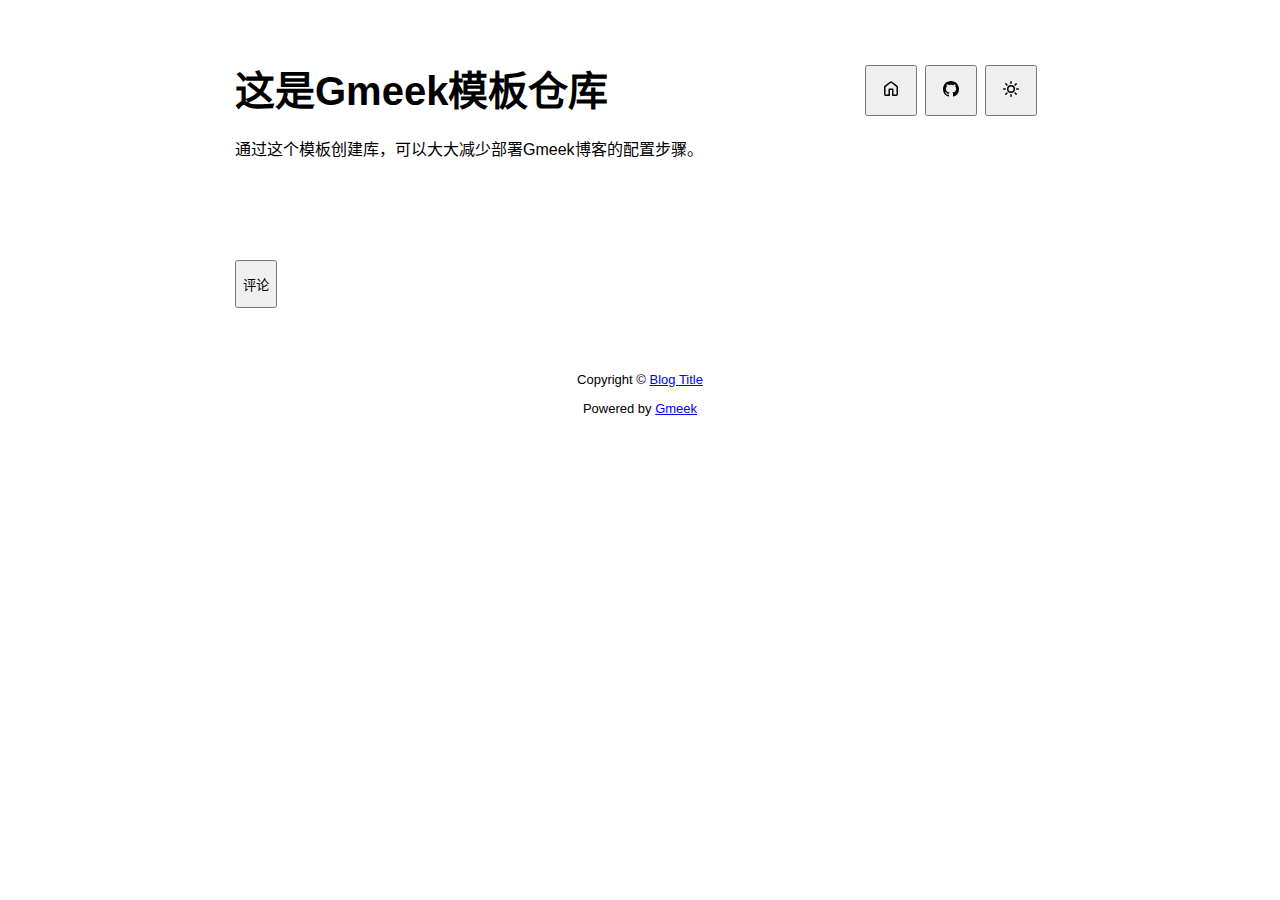
<file: docs/post/zhe-shi-Gmeek-mo-ban-cang-ku.html>
<!DOCTYPE html>
<html data-color-mode="light" data-dark-theme="dark" data-light-theme="light" lang="zh-CN">
<head>
    <meta content="text/html; charset=utf-8" http-equiv="content-type" />
    <meta name="viewport" content="width=device-width,initial-scale=1.0">
    <meta http-equiv="X-UA-Compatible" content="IE=edge">
    <link href="//cdn.staticfile.org/Primer/21.0.7/primer.css" rel="stylesheet" />
    <link rel="icon" href="https://github.githubassets.com/favicons/favicon.svg">
    <script>
        if(localStorage.getItem("meek_theme")==null){}
        else if(localStorage.getItem("meek_theme")=="dark"){document.getElementsByTagName("html")[0].attributes.getNamedItem("data-color-mode").value="dark";}
        else if(localStorage.getItem("meek_theme")=="light"){document.getElementsByTagName("html")[0].attributes.getNamedItem("data-color-mode").value="light";}
    </script>
    
<meta name="description" content="这是Gmeek模板仓库">
<title>这是Gmeek模板仓库</title>


</head>
<style>
body{box-sizing: border-box;min-width: 200px;max-width: 900px;margin: 20px auto;padding: 45px;font-size: 16px;font-family: sans-serif;line-height: 1.25;}
#header{display:flex;padding-bottom:8px;border-bottom: 1px solid var(--borderColor-muted, var(--color-border-muted));margin-bottom: 16px;}
#footer {margin-top:64px; text-align: center;font-size: small;}

</style>

<style>
.postTitle{margin: auto 0;font-size:40px;font-weight:bold;}
.title-right{display:flex;margin:auto 0 0 auto;}
.title-right .circle{padding: 14px 16px;margin-right:8px;}
#postBody{border-bottom: 1px solid var(--color-border-default);padding-bottom:36px;}
#postBody hr{height:2px;}
#cmButton{height:48px;margin-top:48px;}
#comments{margin-top:64px;}
.g-emoji{font-size:24px;}
@media (max-width: 600px) {
    body {padding: 8px;}
    .postTitle{font-size:24px;}
}
</style>




<body>
    <div id="header">
<h1 class="postTitle">这是Gmeek模板仓库</h1>
<div class="title-right">
    
    <a href="https://Meekdai.github.io/Gmeek-template"><button id="buttonHome" class="btn btn-invisible circle" title="首页">
        <svg class="octicon" width="16" height="16">
            <path id="pathHome" fill-rule="evenodd" d="M6.906.664a1.749 1.749 0 0 1 2.187 0l5.25 4.2c.415.332.657.835.657 1.367v7.019A1.75 1.75 0 0 1 13.25 15h-3.5a.75.75 0 0 1-.75-.75V9H7v5.25a.75.75 0 0 1-.75.75h-3.5A1.75 1.75 0 0 1 1 13.25V6.23c0-.531.242-1.034.657-1.366l5.25-4.2Zm1.25 1.171a.25.25 0 0 0-.312 0l-5.25 4.2a.25.25 0 0 0-.094.196v7.019c0 .138.112.25.25.25H5.5V8.25a.75.75 0 0 1 .75-.75h3.5a.75.75 0 0 1 .75.75v5.25h2.75a.25.25 0 0 0 .25-.25V6.23a.25.25 0 0 0-.094-.195Z"></path>
        </svg>
    </button></a>

    
    <a href="https://github.com/Meekdai/Gmeek-template/issues/1" target="_blank"><button class="btn btn-invisible circle" title="Issue">
        <svg class="octicon" width="16" height="16">
            <path id="pathIssue" fill-rule="evenodd" d="M8 0c4.42 0 8 3.58 8 8a8.013 8.013 0 0 1-5.45 7.59c-.4.08-.55-.17-.55-.38 0-.27.01-1.13.01-2.2 0-.75-.25-1.23-.54-1.48 1.78-.2 3.65-.88 3.65-3.95 0-.88-.31-1.59-.82-2.15.08-.2.36-1.02-.08-2.12 0 0-.67-.22-2.2.82-.64-.18-1.32-.27-2-.27-.68 0-1.36.09-2 .27-1.53-1.03-2.2-.82-2.2-.82-.44 1.1-.16 1.92-.08 2.12-.51.56-.82 1.28-.82 2.15 0 3.06 1.86 3.75 3.64 3.95-.23.2-.44.55-.51 1.07-.46.21-1.61.55-2.33-.66-.15-.24-.6-.83-1.23-.82-.67.01-.27.38.01.53.34.19.73.9.82 1.13.16.45.68 1.31 2.69.94 0 .67.01 1.3.01 1.49 0 .21-.15.45-.55.38A7.995 7.995 0 0 1 0 8c0-4.42 3.58-8 8-8Z"></path>
        </svg>
    </button></a>
    

    <button class="btn btn-invisible circle" onclick="modeSwitch();" title="切换主题">
        <svg class="octicon" width="16" height="16" >
            <path id="themeSwitch" fill-rule="evenodd"></path>
        </svg>
    </button>

</div>
</div>
    <div id="content">
<div class="markdown-body" id="postBody"><p>通过这个模板创建库，可以大大减少部署Gmeek博客的配置步骤。</p></div>
<div style="font-size:small;margin-top:8px;float:right;"></div>
<button class="btn btn-block" type="button" onclick="openComments()" id="cmButton">评论</button>
<div class="comments" id="comments"></div>
</div>
    <div id="footer">Copyright © <span id="year"></span><a href="https://Meekdai.github.io/Gmeek-template"> Blog Title </a>
<p>
<span id="runday"></span>Powered by <a href="https://meekdai.com/Gmeek.html" target="_blank">Gmeek</a>
</p>

<script>
if(""!=""){
    var now=new Date();
    var startSite=new Date("");
    var diff=now.getTime()-startSite.getTime();
    var diffDay=Math.floor(diff/(1000*60*60*24));
    document.getElementById("year").innerHTML=now.getFullYear();
    if(""!=""){document.getElementById("runday").innerHTML=" • "+"网站运行"+diffDay+"天"+" • ";}
    else{document.getElementById("runday").innerHTML="网站运行"+diffDay+"天"+" • ";}
}
</script>
</div>
</body>
<script>
var IconList={'post': 'M0 3.75C0 2.784.784 2 1.75 2h12.5c.966 0 1.75.784 1.75 1.75v8.5A1.75 1.75 0 0 1 14.25 14H1.75A1.75 1.75 0 0 1 0 12.25Zm1.75-.25a.25.25 0 0 0-.25.25v8.5c0 .138.112.25.25.25h12.5a.25.25 0 0 0 .25-.25v-8.5a.25.25 0 0 0-.25-.25ZM3.5 6.25a.75.75 0 0 1 .75-.75h7a.75.75 0 0 1 0 1.5h-7a.75.75 0 0 1-.75-.75Zm.75 2.25h4a.75.75 0 0 1 0 1.5h-4a.75.75 0 0 1 0-1.5Z', 'link': 'm7.775 3.275 1.25-1.25a3.5 3.5 0 1 1 4.95 4.95l-2.5 2.5a3.5 3.5 0 0 1-4.95 0 .751.751 0 0 1 .018-1.042.751.751 0 0 1 1.042-.018 1.998 1.998 0 0 0 2.83 0l2.5-2.5a2.002 2.002 0 0 0-2.83-2.83l-1.25 1.25a.751.751 0 0 1-1.042-.018.751.751 0 0 1-.018-1.042Zm-4.69 9.64a1.998 1.998 0 0 0 2.83 0l1.25-1.25a.751.751 0 0 1 1.042.018.751.751 0 0 1 .018 1.042l-1.25 1.25a3.5 3.5 0 1 1-4.95-4.95l2.5-2.5a3.5 3.5 0 0 1 4.95 0 .751.751 0 0 1-.018 1.042.751.751 0 0 1-1.042.018 1.998 1.998 0 0 0-2.83 0l-2.5 2.5a1.998 1.998 0 0 0 0 2.83Z', 'about': 'M10.561 8.073a6.005 6.005 0 0 1 3.432 5.142.75.75 0 1 1-1.498.07 4.5 4.5 0 0 0-8.99 0 .75.75 0 0 1-1.498-.07 6.004 6.004 0 0 1 3.431-5.142 3.999 3.999 0 1 1 5.123 0ZM10.5 5a2.5 2.5 0 1 0-5 0 2.5 2.5 0 0 0 5 0Z', 'sun': 'M8 10.5a2.5 2.5 0 100-5 2.5 2.5 0 000 5zM8 12a4 4 0 100-8 4 4 0 000 8zM8 0a.75.75 0 01.75.75v1.5a.75.75 0 01-1.5 0V.75A.75.75 0 018 0zm0 13a.75.75 0 01.75.75v1.5a.75.75 0 01-1.5 0v-1.5A.75.75 0 018 13zM2.343 2.343a.75.75 0 011.061 0l1.06 1.061a.75.75 0 01-1.06 1.06l-1.06-1.06a.75.75 0 010-1.06zm9.193 9.193a.75.75 0 011.06 0l1.061 1.06a.75.75 0 01-1.06 1.061l-1.061-1.06a.75.75 0 010-1.061zM16 8a.75.75 0 01-.75.75h-1.5a.75.75 0 010-1.5h1.5A.75.75 0 0116 8zM3 8a.75.75 0 01-.75.75H.75a.75.75 0 010-1.5h1.5A.75.75 0 013 8zm10.657-5.657a.75.75 0 010 1.061l-1.061 1.06a.75.75 0 11-1.06-1.06l1.06-1.06a.75.75 0 011.06 0zm-9.193 9.193a.75.75 0 010 1.06l-1.06 1.061a.75.75 0 11-1.061-1.06l1.06-1.061a.75.75 0 011.061 0z', 'moon': 'M9.598 1.591a.75.75 0 01.785-.175 7 7 0 11-8.967 8.967.75.75 0 01.961-.96 5.5 5.5 0 007.046-7.046.75.75 0 01.175-.786zm1.616 1.945a7 7 0 01-7.678 7.678 5.5 5.5 0 107.678-7.678z', 'search': 'M15.7 13.3l-3.81-3.83A5.93 5.93 0 0 0 13 6c0-3.31-2.69-6-6-6S1 2.69 1 6s2.69 6 6 6c1.3 0 2.48-.41 3.47-1.11l3.83 3.81c.19.2.45.3.7.3.25 0 .52-.09.7-.3a.996.996 0 0 0 0-1.41v.01zM7 10.7c-2.59 0-4.7-2.11-4.7-4.7 0-2.59 2.11-4.7 4.7-4.7 2.59 0 4.7 2.11 4.7 4.7 0 2.59-2.11 4.7-4.7 4.7z', 'rss': 'M2.002 2.725a.75.75 0 0 1 .797-.699C8.79 2.42 13.58 7.21 13.974 13.201a.75.75 0 0 1-1.497.098 10.502 10.502 0 0 0-9.776-9.776.747.747 0 0 1-.7-.798ZM2.84 7.05h-.002a7.002 7.002 0 0 1 6.113 6.111.75.75 0 0 1-1.49.178 5.503 5.503 0 0 0-4.8-4.8.75.75 0 0 1 .179-1.489ZM2 13a1 1 0 1 1 2 0 1 1 0 0 1-2 0Z', 'upload': 'M2.75 14A1.75 1.75 0 0 1 1 12.25v-2.5a.75.75 0 0 1 1.5 0v2.5c0 .138.112.25.25.25h10.5a.25.25 0 0 0 .25-.25v-2.5a.75.75 0 0 1 1.5 0v2.5A1.75 1.75 0 0 1 13.25 14Z M11.78 4.72a.749.749 0 1 1-1.06 1.06L8.75 3.811V9.5a.75.75 0 0 1-1.5 0V3.811L5.28 5.78a.749.749 0 1 1-1.06-1.06l3.25-3.25a.749.749 0 0 1 1.06 0l3.25 3.25Z', 'github': 'M8 0c4.42 0 8 3.58 8 8a8.013 8.013 0 0 1-5.45 7.59c-.4.08-.55-.17-.55-.38 0-.27.01-1.13.01-2.2 0-.75-.25-1.23-.54-1.48 1.78-.2 3.65-.88 3.65-3.95 0-.88-.31-1.59-.82-2.15.08-.2.36-1.02-.08-2.12 0 0-.67-.22-2.2.82-.64-.18-1.32-.27-2-.27-.68 0-1.36.09-2 .27-1.53-1.03-2.2-.82-2.2-.82-.44 1.1-.16 1.92-.08 2.12-.51.56-.82 1.28-.82 2.15 0 3.06 1.86 3.75 3.64 3.95-.23.2-.44.55-.51 1.07-.46.21-1.61.55-2.33-.66-.15-.24-.6-.83-1.23-.82-.67.01-.27.38.01.53.34.19.73.9.82 1.13.16.45.68 1.31 2.69.94 0 .67.01 1.3.01 1.49 0 .21-.15.45-.55.38A7.995 7.995 0 0 1 0 8c0-4.42 3.58-8 8-8Z', 'home': 'M6.906.664a1.749 1.749 0 0 1 2.187 0l5.25 4.2c.415.332.657.835.657 1.367v7.019A1.75 1.75 0 0 1 13.25 15h-3.5a.75.75 0 0 1-.75-.75V9H7v5.25a.75.75 0 0 1-.75.75h-3.5A1.75 1.75 0 0 1 1 13.25V6.23c0-.531.242-1.034.657-1.366l5.25-4.2Zm1.25 1.171a.25.25 0 0 0-.312 0l-5.25 4.2a.25.25 0 0 0-.094.196v7.019c0 .138.112.25.25.25H5.5V8.25a.75.75 0 0 1 .75-.75h3.5a.75.75 0 0 1 .75.75v5.25h2.75a.25.25 0 0 0 .25-.25V6.23a.25.25 0 0 0-.094-.195Z'};
var utterancesLoad=0;
if(localStorage.getItem("meek_theme")==null){localStorage.setItem("meek_theme","light");changeLight();}
else if(localStorage.getItem("meek_theme")=="dark"){changeDark();}
else if(localStorage.getItem("meek_theme")=="light"){changeLight();}

function changeDark(){
    document.getElementsByTagName("html")[0].attributes.getNamedItem("data-color-mode").value="dark";
    document.getElementById("themeSwitch").setAttribute("d",value=IconList["moon"]);
    document.getElementById("themeSwitch").parentNode.style.color="#00f0ff";
    if(utterancesLoad==1){utterancesTheme("dark-blue");}
}
function changeLight(){
    document.getElementsByTagName("html")[0].attributes.getNamedItem("data-color-mode").value="light";
    document.getElementById("themeSwitch").setAttribute("d",value=IconList["sun"]);
    document.getElementById("themeSwitch").parentNode.style.color="#ff5000";
    if(utterancesLoad==1){utterancesTheme("github-light");}
}
function modeSwitch(){
    if(document.getElementsByTagName("html")[0].attributes[0].value=="light"){changeDark();localStorage.setItem("meek_theme","dark");}
    else{changeLight();localStorage.setItem("meek_theme","light");}
}
function utterancesTheme(theme){
    const message = {type: 'set-theme',theme: theme};
    const iframe = document.getElementsByClassName('utterances-frame')[0];
    iframe.contentWindow.postMessage(message, 'https://utteranc.es');
}

console.log("\n %c Gmeek last %c https://github.com/Meekdai/Gmeek \n\n", "color: #fff; background-image: linear-gradient(90deg, rgb(47, 172, 178) 0%, rgb(45, 190, 96) 100%); padding:5px 1px;", "background-image: linear-gradient(90deg, rgb(45, 190, 96) 0%, rgb(255, 255, 255) 100%); padding:5px 0;");
</script>

<script>



function openComments(){
    cm=document.getElementById("comments");
    cmButton=document.getElementById("cmButton");
    cmButton.innerHTML="loading";
    span=document.createElement("span");
    span.setAttribute("class","AnimatedEllipsis");
    cmButton.appendChild(span);

    script=document.createElement("script");
    script.setAttribute("src","https://utteranc.es/client.js");
    script.setAttribute("repo","Meekdai/Gmeek-template");
    script.setAttribute("issue-term","title");
    if(localStorage.getItem("meek_theme")=="dark"){script.setAttribute("theme","dark-blue");}
    else{script.setAttribute("theme","github-light");}
    script.setAttribute("crossorigin","anonymous");
    script.setAttribute("async","");
    cm.appendChild(script);

    int=self.setInterval("iFrameLoading()",200);
}

function iFrameLoading(){
    var utterances=document.getElementsByClassName('utterances');
    if(utterances.length==1){
        if(utterances[0].style.height!=""){
            utterancesLoad=1;
            int=window.clearInterval(int);
            document.getElementById("cmButton").style.display="none";
            console.log("utterances Load OK");
        }
    }
}

</script>




</html>
</file>
